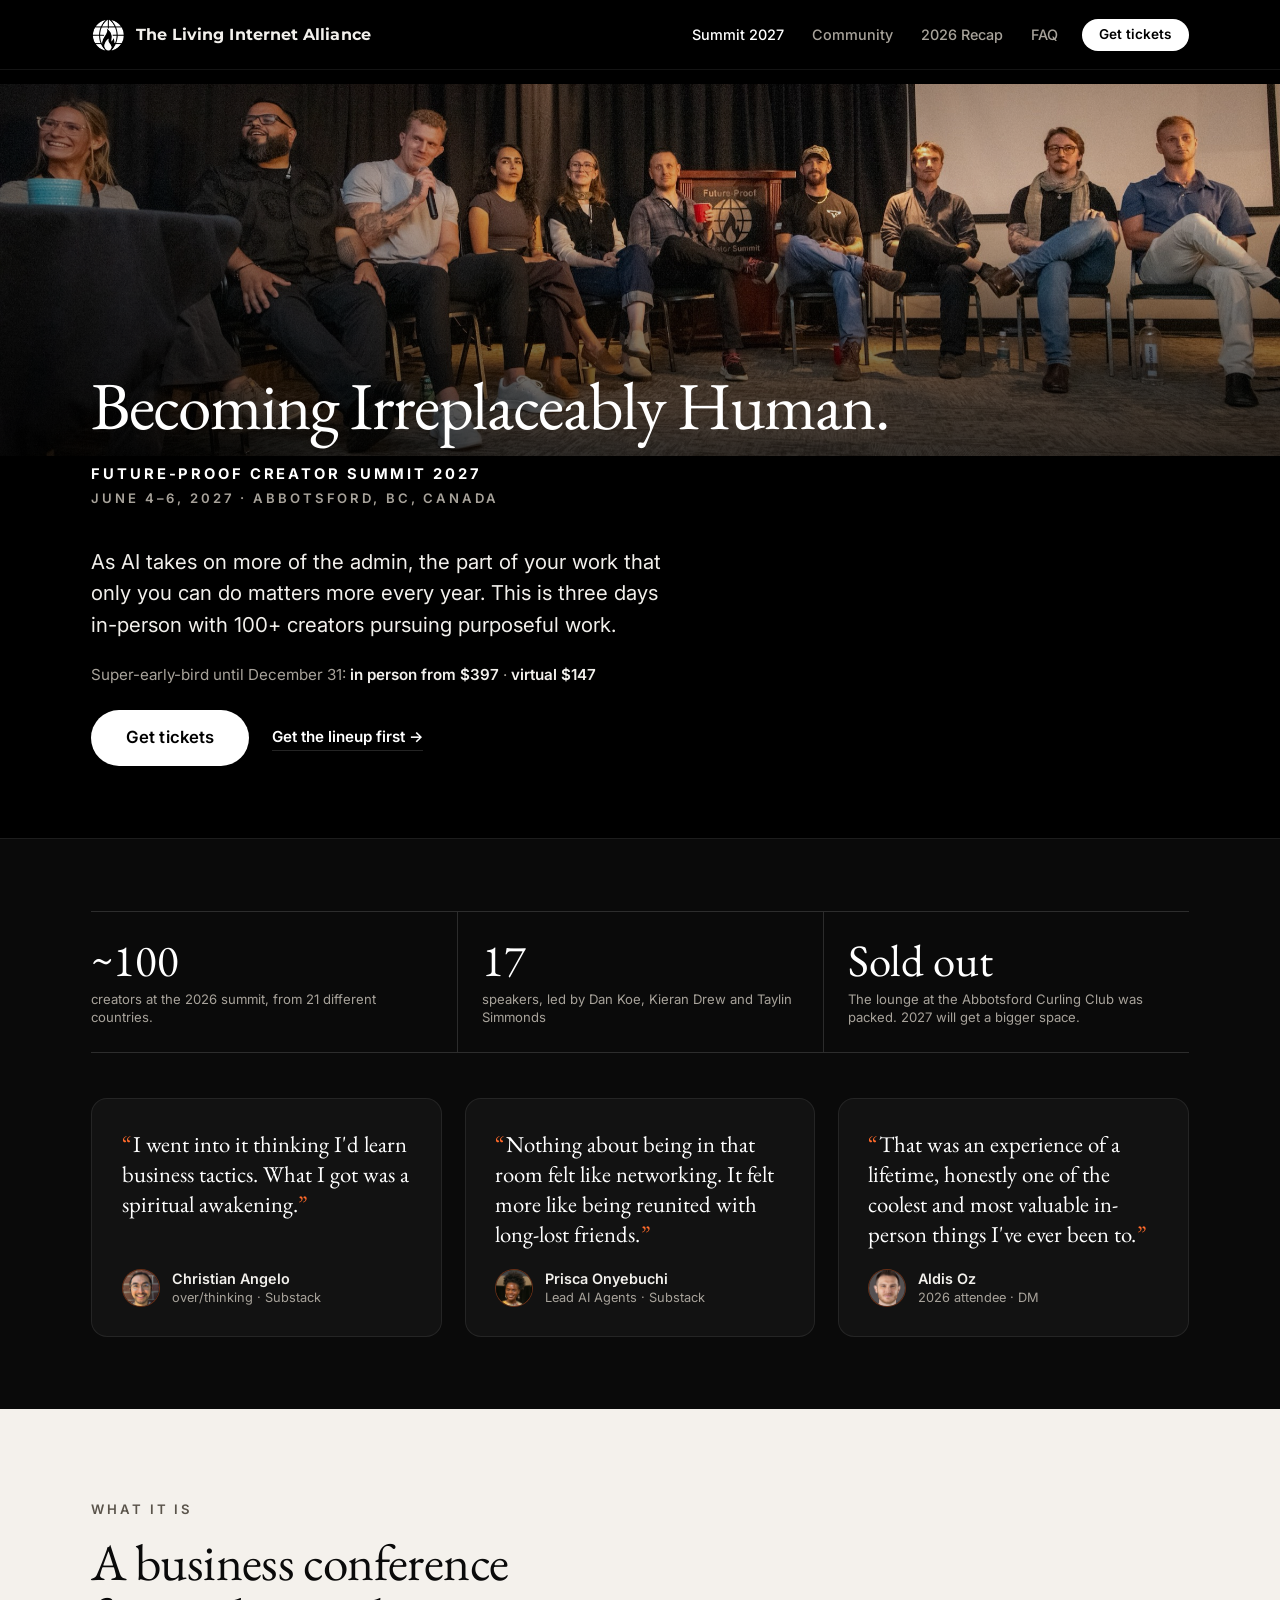
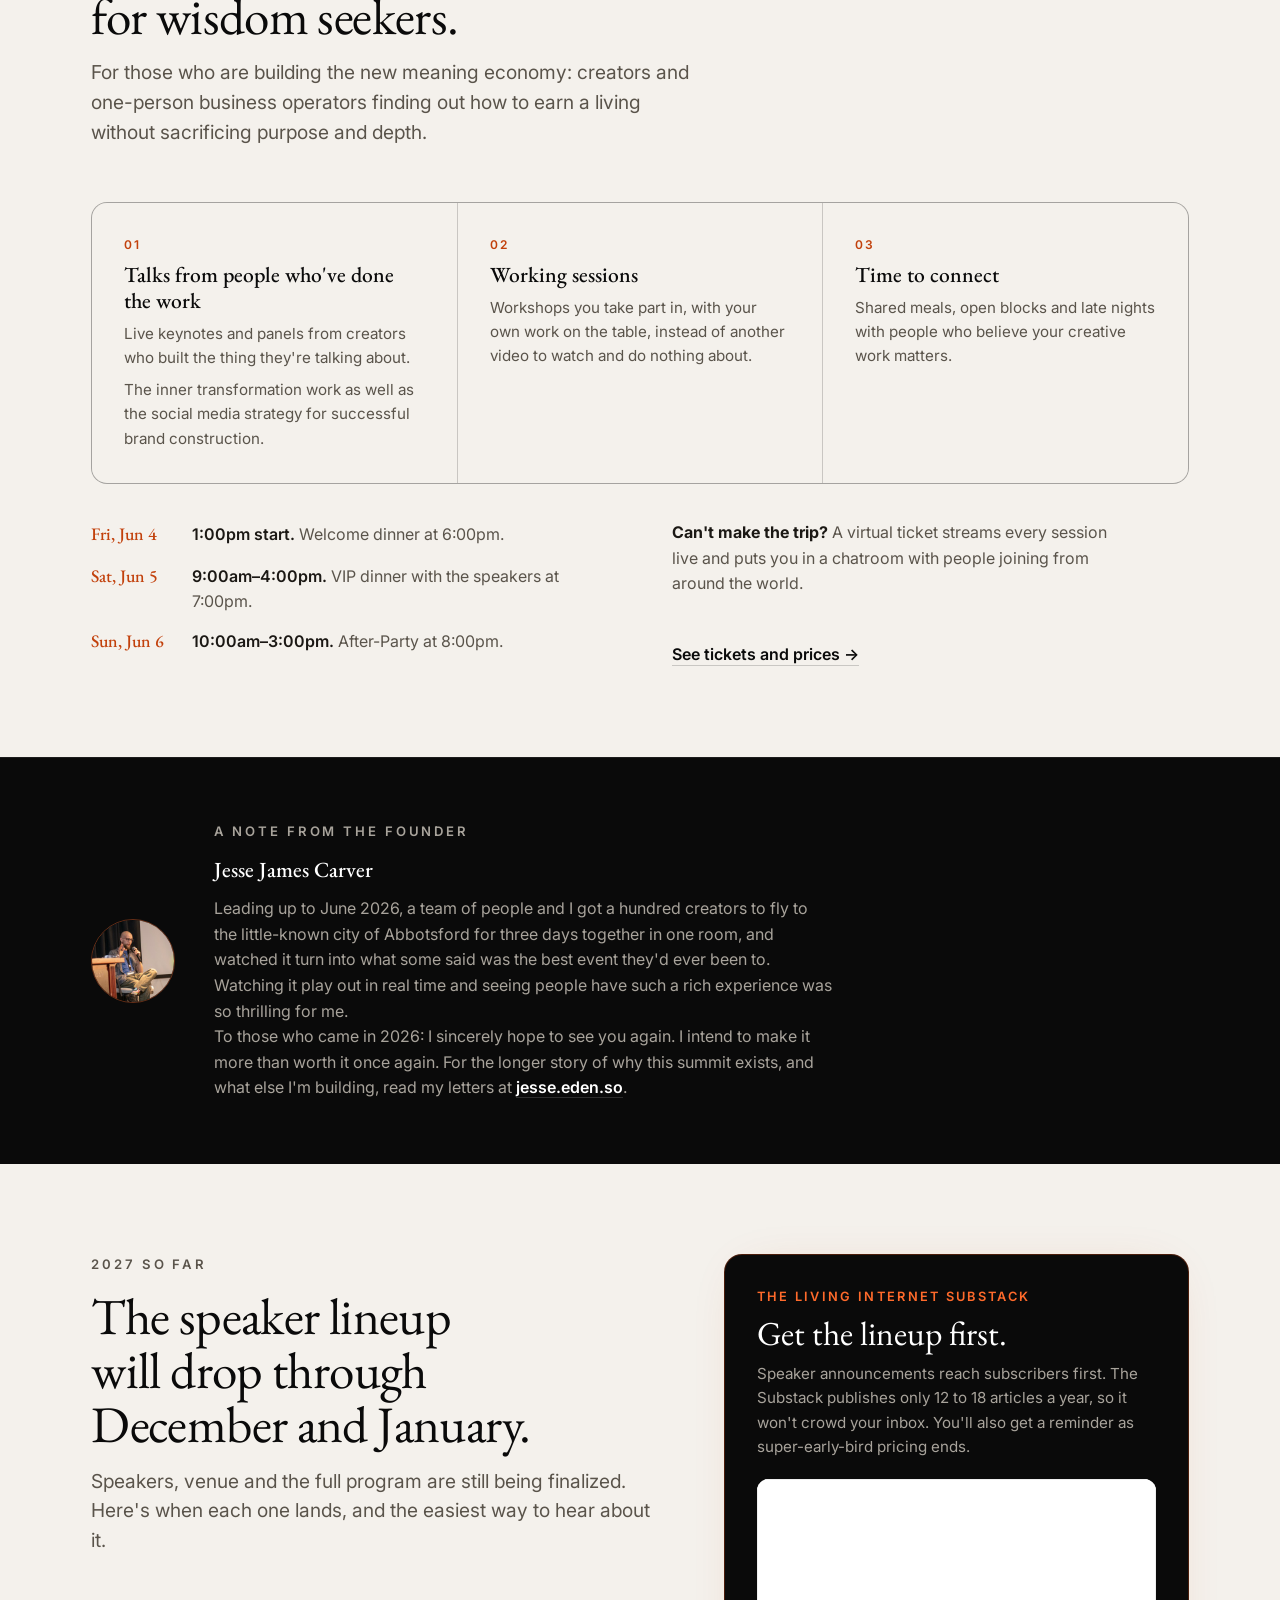
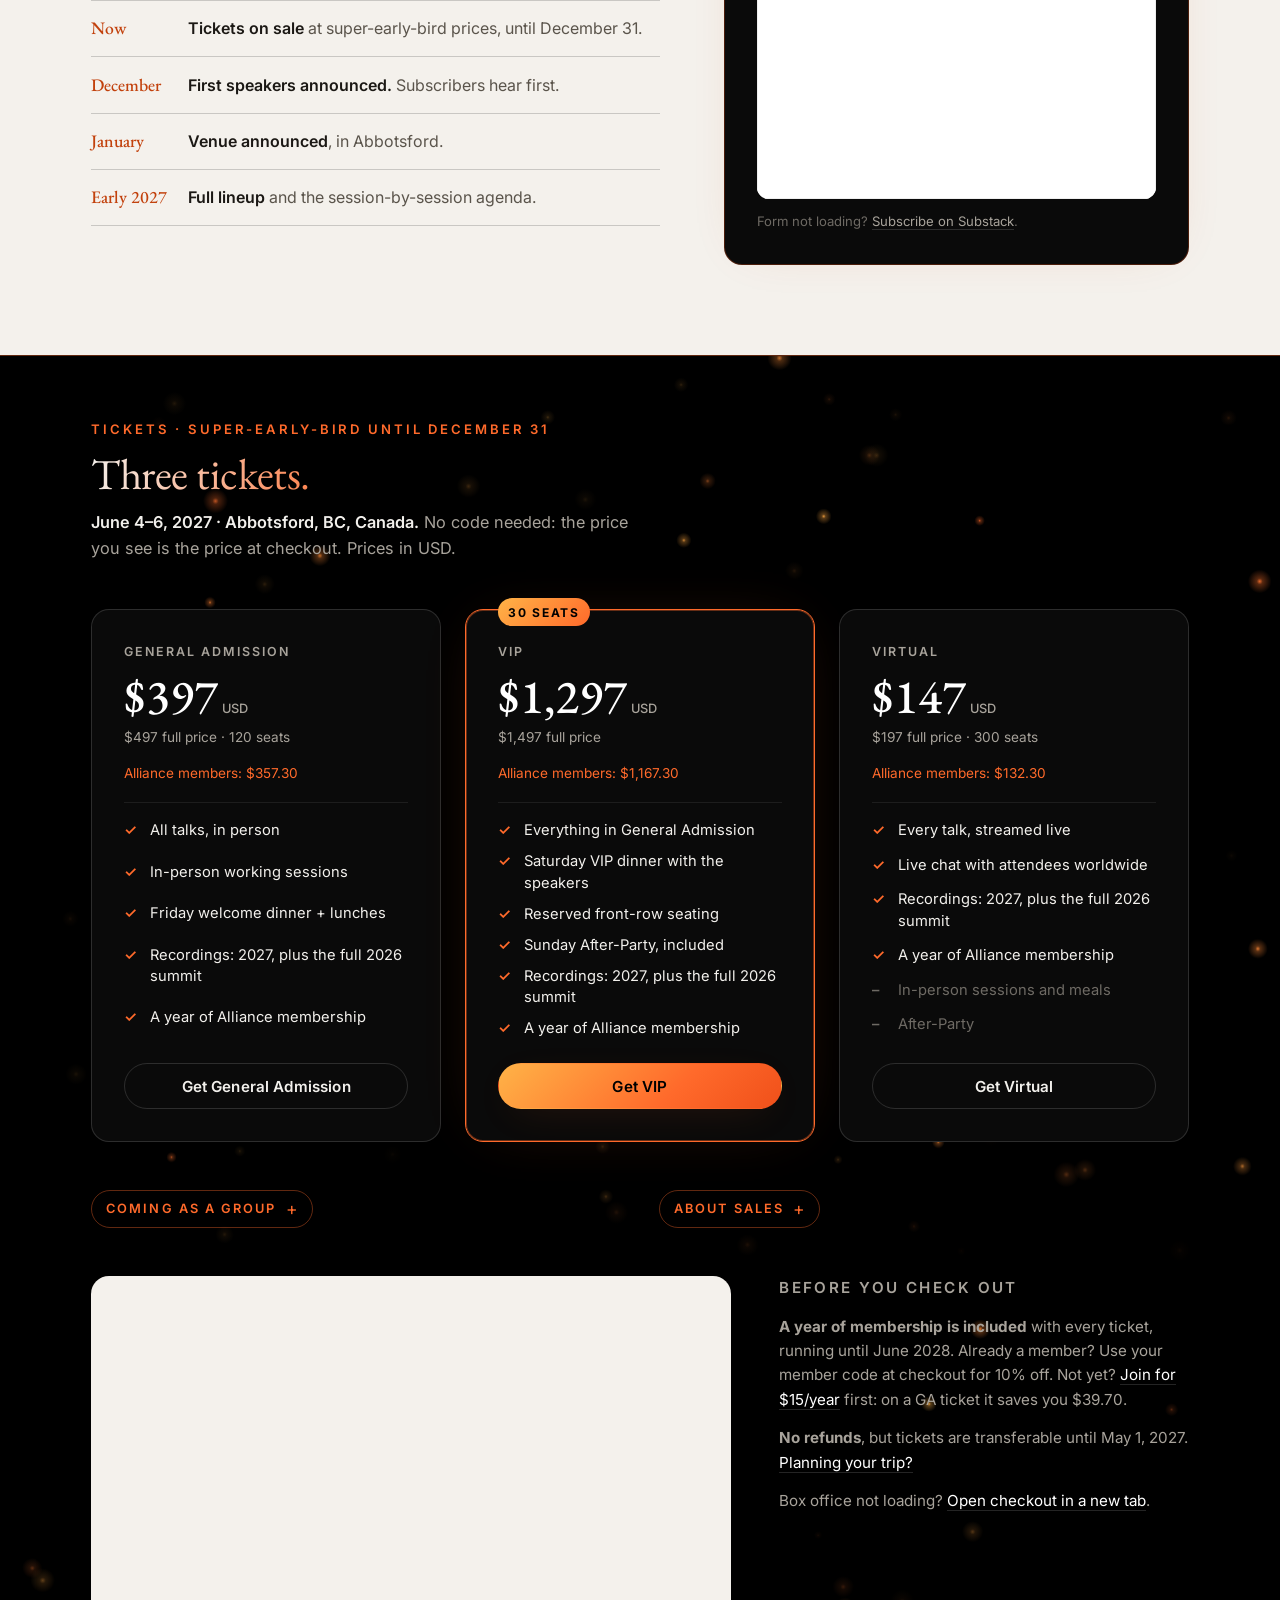
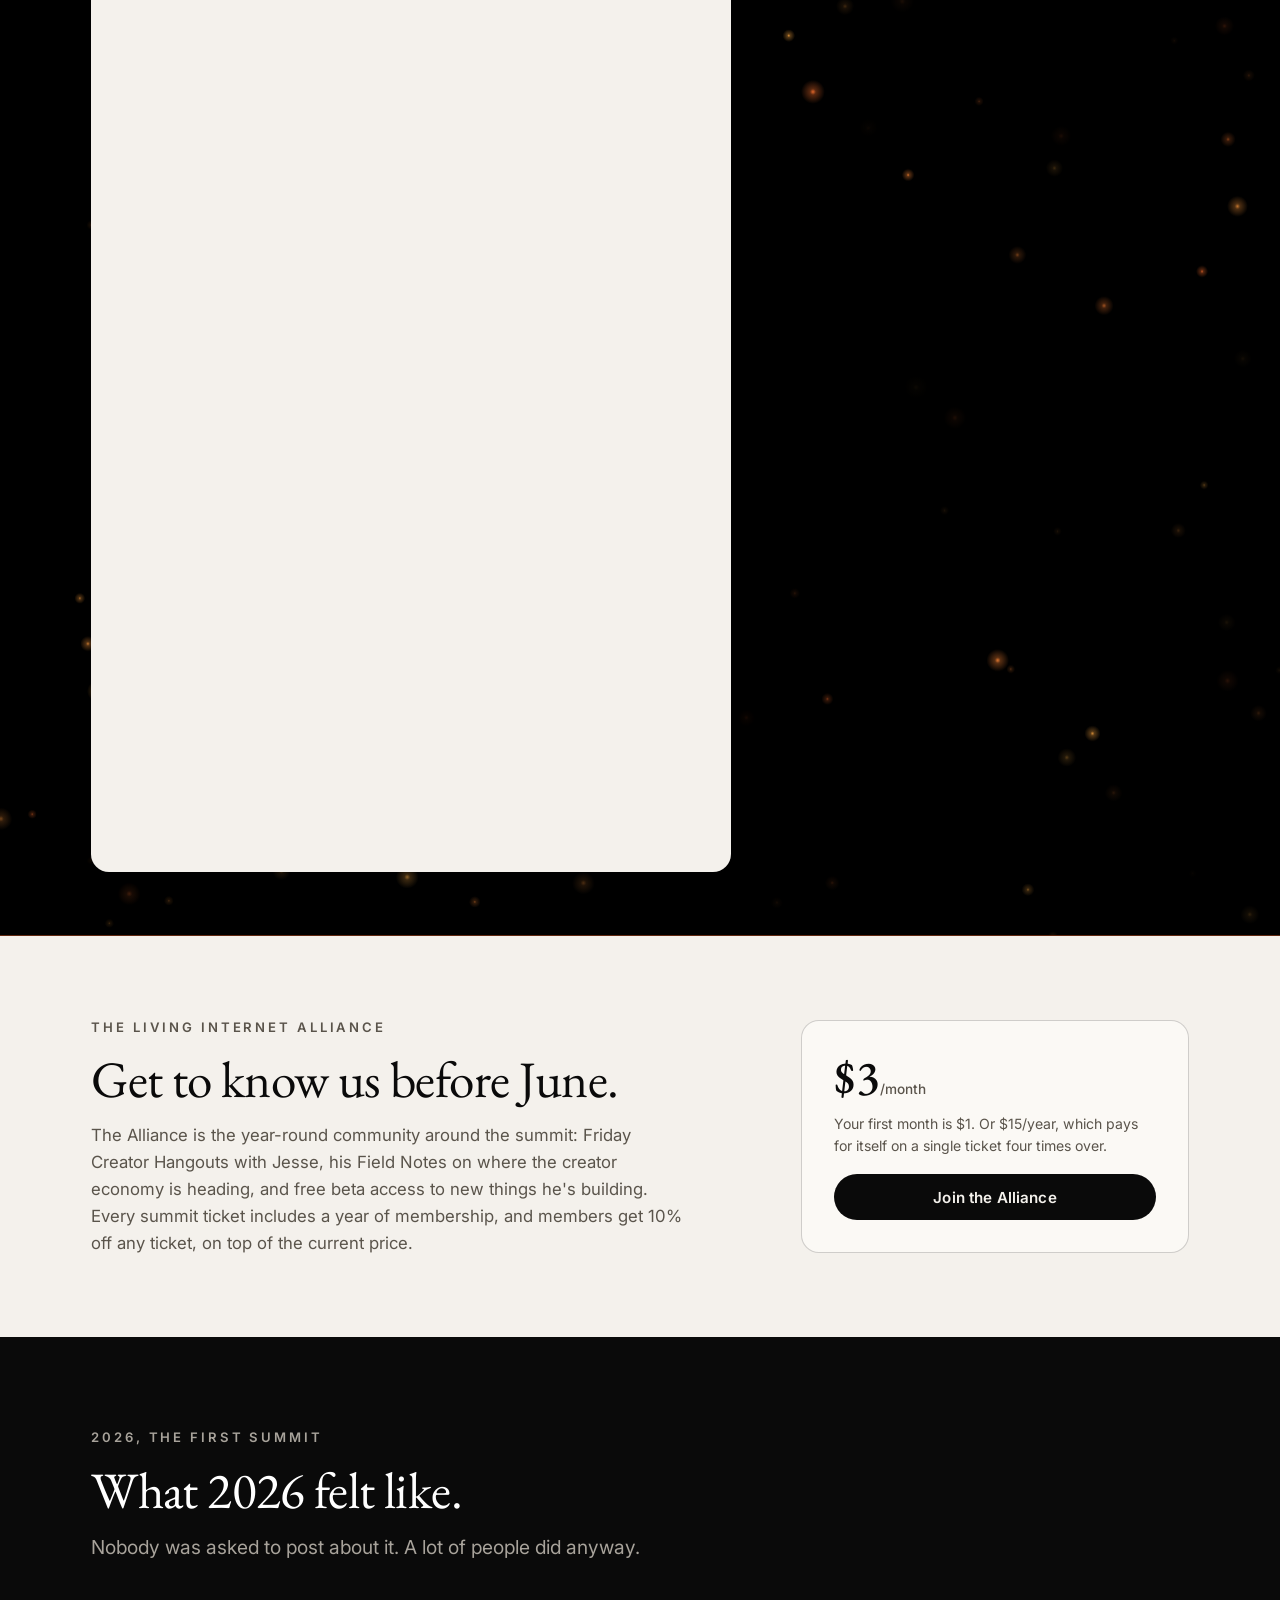
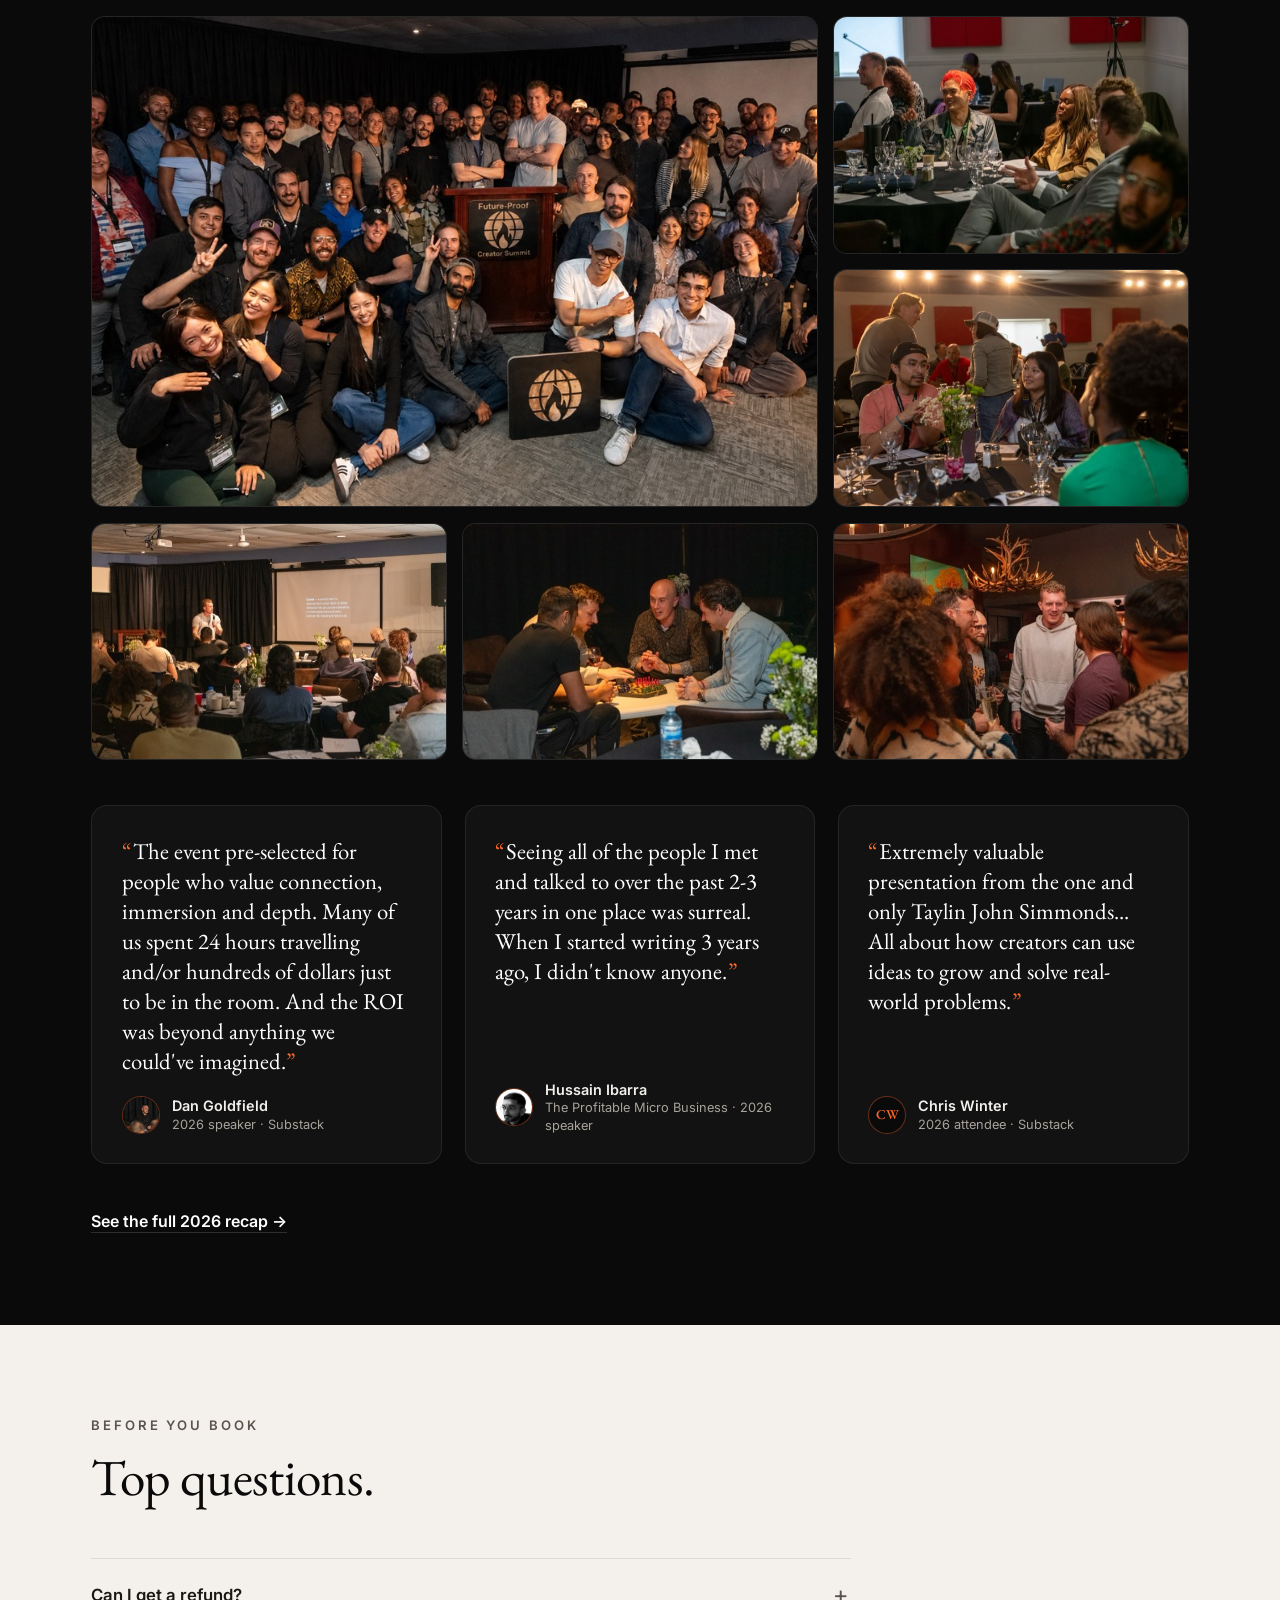
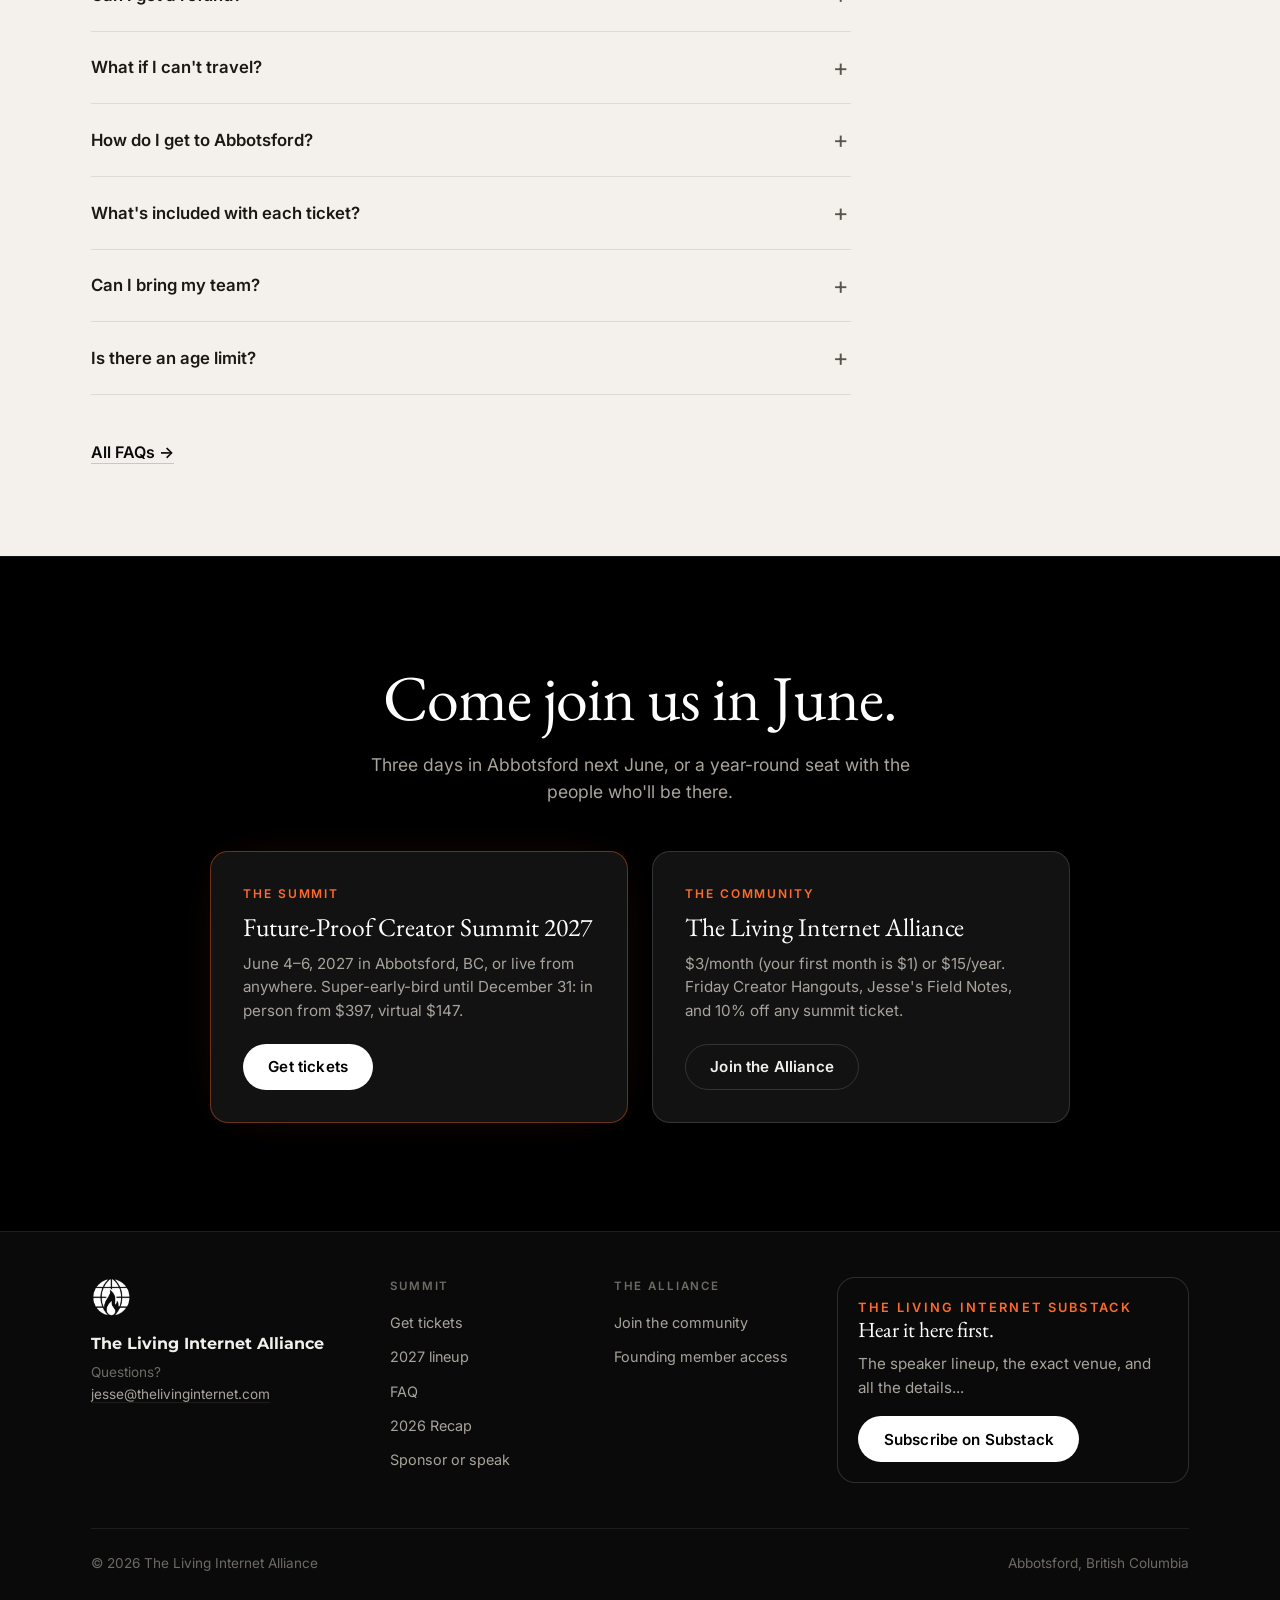
<file: index.html>
<!DOCTYPE html>
<html lang="en">
<head>
  <meta charset="UTF-8" />
  <meta name="viewport" content="width=device-width, initial-scale=1.0" />
  <title>Future-Proof Creator Summit 2027 · Becoming Irreplaceably Human</title>
  <meta name="description" content="Becoming Irreplaceably Human. Three days of talks, working sessions and time with a hundred creators. Abbotsford, BC, June 4-6, 2027. Super-early-bird tickets from $397, virtual $147, until December 31." />
  <link rel="canonical" href="https://www.thelivinginternet.com/" />

  <!-- Open Graph -->
  <meta property="og:title" content="Future-Proof Creator Summit 2027 · Becoming Irreplaceably Human" />
  <meta property="og:description" content="Becoming Irreplaceably Human. Three days of talks, working sessions and time with a hundred creators. Abbotsford, BC, June 4-6, 2027. Super-early-bird tickets from $397, virtual $147, until December 31." />
  <meta property="og:type" content="website" />
  <meta property="og:url" content="https://www.thelivinginternet.com/" />
  <meta property="og:image" content="https://www.thelivinginternet.com/assets/images/summit-photos/img1-new.jpg" />
  <meta name="twitter:card" content="summary_large_image" />

  <link rel="icon" type="image/png" href="/assets/images/graphics/logo-white.png" />

  <!-- Super-early-bird ends Dec 31, 2026, 11:59pm Pacific (the switch runs at midnight Pacific, Jan 1, 2027). From then on, every
       .when-early element hides and every .when-eb (early-bird) element shows. From midnight
       Pacific, Feb 16, 2027, every .when-full element shows instead (styles.css). -->
  <script>(function(){var t=Date.now(),h=document.documentElement;if(t>=Date.parse('2027-02-16T00:00:00-08:00'))h.classList.add('is-full-price');else if(t>=Date.parse('2027-01-01T00:00:00-08:00'))h.classList.add('is-early-bird');})();</script>

  <!-- Fonts: EB Garamond (display) + Inter (body) + Montserrat (wordmark) -->
  <link rel="preconnect" href="https://fonts.googleapis.com" />
  <link rel="preconnect" href="https://fonts.gstatic.com" crossorigin />
  <link href="https://fonts.googleapis.com/css2?family=EB+Garamond:ital,wght@0,400;0,500;0,600;1,400&family=Inter:wght@400;500;600;700&family=Montserrat:wght@600;700&display=swap" rel="stylesheet" />

  <link rel="stylesheet" href="/styles.css" />
  <link rel="preload" as="image" href="/assets/images/summit-photos/img1-new.jpg" media="(min-width: 861px)" fetchpriority="high" />
  <link rel="preload" as="image" href="/assets/images/summit-photos/img1-mobile.jpg" media="(max-width: 860px)" fetchpriority="high" />
  <script type="application/ld+json">
  {
    "@context": "https://schema.org",
    "@type": "Event",
    "name": "Future-Proof Creator Summit 2027",
    "startDate": "2027-06-04",
    "endDate": "2027-06-06",
    "eventAttendanceMode": "https://schema.org/MixedEventAttendanceMode",
    "eventStatus": "https://schema.org/EventScheduled",
    "location": {
      "@type": "Place",
      "name": "Venue announced January 2027",
      "address": {"@type": "PostalAddress", "addressLocality": "Abbotsford", "addressRegion": "BC", "addressCountry": "CA"}
    },
    "description": "Three days of talks, working sessions and time with creators. June 4-6, 2027, Abbotsford, BC.",
    "organizer": {"@type": "Organization", "name": "The Living Internet Alliance", "url": "https://www.thelivinginternet.com"},
    "offers": [
      {"@type": "Offer", "name": "General Admission", "price": "397", "priceCurrency": "USD", "availability": "https://schema.org/InStock", "url": "https://www.thelivinginternet.com/#tickets"},
      {"@type": "Offer", "name": "VIP", "price": "1297", "priceCurrency": "USD", "availability": "https://schema.org/InStock", "url": "https://www.thelivinginternet.com/#tickets"},
      {"@type": "Offer", "name": "Virtual", "price": "147", "priceCurrency": "USD", "availability": "https://schema.org/InStock", "url": "https://www.thelivinginternet.com/#tickets"}
    ]
  }
  </script>
</head>
<body>
  <a class="skip-link" href="#main">Skip to content</a>

  <!-- ===================== NAV (shared) ===================== -->
  <header class="nav" id="top">
    <div class="nav__inner">
      <a class="nav__brand" href="/" aria-label="The Living Internet Alliance, home">
        <img src="/assets/images/graphics/logo-white-128.png" alt="The Living Internet Alliance logo" class="nav__logo" width="128" height="128" />
        <span class="nav__wordmark">The Living Internet Alliance</span>
      </a>
      <nav class="nav__links" id="navLinks" aria-label="Primary">
        <a href="/" aria-current="page">Summit 2027</a>
        <a href="/community/">Community</a>
        <a href="/2026/">2026 Recap</a>
        <a href="/faq/">FAQ</a>
      </nav>
      <a href="/#tickets" class="btn btn--solid nav__cta">Get tickets</a>
      <button type="button" class="nav__toggle" aria-controls="navLinks" aria-expanded="false" aria-label="Open menu"><span class="nav__toggle-bars"></span></button>
    </div>
  </header>

  <!-- ===================== 1 · HERO ===================== -->
  <section class="hero" aria-labelledby="hero-title">
    <div class="hero__media" role="img" aria-label="Panel of speakers answering questions from the audience at the 2026 Future-Proof Creator Summit"></div>
    <div class="hero__scrim"></div>

    <div class="hero__content">
      <div class="hero__overlay">
        <h1 class="hero__title" id="hero-title">Becoming Irreplaceably Human.</h1>
        <p class="eyebrow hero__eyebrow">
          <span class="hero__eyebrow-title">Future-Proof Creator Summit 2027</span><br />
          June 4&ndash;6, 2027 &middot; Abbotsford, BC, Canada
        </p>
      </div>

      <p class="hero__sub">
        As AI takes on more of the admin, the part of your work that only you can do matters more
        every year. This is three days in-person with 100+ creators pursuing purposeful work.
      </p>

      <p class="hero__price when-early">Super-early-bird until December 31: <strong>in person from $397</strong> &middot; <strong>virtual $147</strong></p>
      <p class="hero__price when-eb">Early-bird until February 15: <strong>in person from $447.30</strong> &middot; <strong>virtual $177.30</strong></p>
      <p class="hero__price when-full">Tickets: <strong>in person from $497</strong> &middot; <strong>virtual $197</strong></p>

      <div class="hero__actions">
        <a href="#tickets" class="btn btn--solid btn--lg">Get tickets</a>
        <a href="#lineup" class="textlink">Get the lineup first</a>
      </div>
    </div>

  </section>

  <main id="main" tabindex="-1">
  <!-- ===================== 2 · PROOF STRIP ===================== -->
  <section class="proof-strip" id="proof-strip" aria-label="The 2026 summit in numbers and words">
    <div class="section__inner">
      <ul class="stats">
        <li class="stat"><span class="stat__num">~100</span><span class="stat__label">creators at the 2026 summit, from 21 different countries.</span></li>
        <li class="stat"><span class="stat__num">17</span><span class="stat__label">speakers, led by Dan Koe, Kieran Drew and Taylin Simmonds</span></li>
        <li class="stat"><span class="stat__num">Sold out</span><span class="stat__label">The lounge at the Abbotsford Curling Club was packed. 2027 will get a bigger space.</span></li>
      </ul>
      <div class="quotes">
        <figure class="quote">
          <blockquote class="quote__text">I went into it thinking I'd learn business tactics. What I got was a spiritual awakening.</blockquote>
          <figcaption class="quote__who">
            <span class="quote__avatar" aria-hidden="true"><img src="/assets/images/testimonials/christian-avatar.jpg" alt="Christian Angelo, 2026 summit attendee" loading="lazy" decoding="async" width="160" height="160" /></span>
            <span><span class="quote__name">Christian Angelo</span><span class="quote__meta">over/thinking &middot; Substack</span></span>
          </figcaption>
        </figure>
        <figure class="quote">
          <blockquote class="quote__text">Nothing about being in that room felt like networking. It felt more like being reunited with long-lost friends.</blockquote>
          <figcaption class="quote__who">
            <span class="quote__avatar" aria-hidden="true"><img src="/assets/images/testimonials/prisca-avatar.jpg" alt="Prisca Onyebuchi, 2026 summit attendee" loading="lazy" decoding="async" width="160" height="160" /></span>
            <span><span class="quote__name">Prisca Onyebuchi</span><span class="quote__meta">Lead AI Agents &middot; Substack</span></span>
          </figcaption>
        </figure>
        <figure class="quote">
          <blockquote class="quote__text">That was an experience of a lifetime, honestly one of the coolest and most valuable in-person things I've ever been to.</blockquote>
          <figcaption class="quote__who">
            <span class="quote__avatar" aria-hidden="true"><img src="/assets/images/testimonials/aldis-avatar.jpg" alt="Aldis Oz, 2026 summit attendee" loading="lazy" decoding="async" width="160" height="160" /></span>
            <span><span class="quote__name">Aldis Oz</span><span class="quote__meta">2026 attendee &middot; DM</span></span>
          </figcaption>
        </figure>
      </div>
    </div>
  </section>

  <!-- ===================== 3 · WHAT IT IS ===================== -->
  <section id="about" class="section theme-bone" aria-labelledby="about-title">
    <div class="section__inner">
      <header class="section-head">
        <p class="eyebrow">What it is</p>
        <h2 class="section-title" id="about-title">A business conference for wisdom seekers.</h2>
        <p class="section-intro">
          For those who are building the new meaning economy: creators and one-person
          business operators finding out how to earn a living without sacrificing purpose and depth.
        </p>
      </header>

      <ul class="formats">
        <li class="format">
          <p class="format__num">01</p>
          <p class="format__title">Talks from people who've done the work</p>
          <p class="format__desc">Live keynotes and panels from creators who built the thing they're talking about.</p>
          <p class="format__desc">The inner transformation work as well as the social media strategy for successful brand construction.</p>
        </li>
        <li class="format">
          <p class="format__num">02</p>
          <p class="format__title">Working sessions</p>
          <p class="format__desc">Workshops you take part in, with your own work on the table, instead of another video to watch and do nothing about.</p>
        </li>
        <li class="format">
          <p class="format__num">03</p>
          <p class="format__title">Time to connect</p>
          <p class="format__desc">Shared meals, open blocks and late nights with people who believe your creative work matters.</p>
        </li>
      </ul>

      <div class="about__cols">
        <ul class="schedule" aria-label="2027 schedule">
          <li class="schedule__day">
            <span class="schedule__date">Fri, Jun 4</span>
            <span class="schedule__desc"><strong>1:00pm start.</strong> Welcome dinner at 6:00pm.</span>
          </li>
          <li class="schedule__day">
            <span class="schedule__date">Sat, Jun 5</span>
            <span class="schedule__desc"><strong>9:00am&ndash;4:00pm.</strong> VIP dinner with the speakers at 7:00pm.</span>
          </li>
          <li class="schedule__day">
            <span class="schedule__date">Sun, Jun 6</span>
            <span class="schedule__desc"><strong>10:00am&ndash;3:00pm.</strong> After-Party at 8:00pm.</span>
          </li>
        </ul>
        <div>
          <p class="about__virtual">
            <strong>Can't make the trip?</strong> A virtual ticket streams every session live and
            puts you in a chatroom with people joining from around the world.
          </p>
          <p class="section-foot"><a href="#tickets" class="textlink">See tickets and prices</a></p>
        </div>
      </div>
    </div>
  </section>

  <!-- ===================== 4 · A NOTE FROM JESSE ===================== -->
  <section id="founder" class="founder founder--dark" aria-labelledby="founder-title">
    <div class="founder__inner">
      <div class="founder__avatar">
        <img src="/assets/images/speakers/jesse-james-carver-web.jpg" alt="Jesse James Carver" loading="lazy" decoding="async" width="240" height="240" />
      </div>
      <div class="founder__text">
        <p class="eyebrow">A note from the founder</p>
        <p class="founder__name" id="founder-title">Jesse James Carver</p>
        <p class="founder__body">
          Leading up to June 2026, a team of people and I got a hundred creators to fly to the
          little-known city of Abbotsford for three days together in one room, and watched it turn
          into what some said was the best event they'd ever been to. Watching it play out in real
          time and seeing people have such a rich experience was so thrilling for me.
          <br>To those who came
          in 2026: I sincerely hope to see you again. I intend to make it more than worth
          it once again. For the longer story of why this summit exists, and what else I'm building,
          read my letters at <a href="https://jesse.eden.so" target="_blank" rel="noopener">jesse.eden.so</a>.
        </p>
      </div>
    </div>
  </section>

  <!-- ===================== 5 · 2027 SO FAR ===================== -->
  <!-- Fill-in plan (siteplan.md): December, add 3 to 5 speaker cards under
       "First speakers confirmed" plus one "More in early 2027" card. January,
       name the venue. Early 2027, full lineup and session-level agenda. -->
  <section id="lineup" class="section theme-bone" aria-labelledby="lineup-title">
    <div class="section__inner">
      <div class="lineup">
        <div class="lineup__main">
          <header class="section-head">
            <p class="eyebrow">2027 so far</p>
            <h2 class="section-title" id="lineup-title">The speaker lineup will drop through December and January.</h2>
            <p class="section-intro">
              Speakers, venue and the full program are still being finalized. Here's when each one
              lands, and the easiest way to hear about it.
            </p>
          </header>
          <ul class="milestones" aria-label="Announcement timeline">
            <li class="milestone"><span class="milestone__when">Now</span><span class="milestone__what"><strong>Tickets on sale</strong> <span class="when-early">at super-early-bird prices, until December 31.</span><span class="when-eb">at early-bird prices, until February 15.</span><span class="when-full">at full price.</span></span></li>
            <li class="milestone"><span class="milestone__when">December</span><span class="milestone__what"><strong>First speakers announced.</strong> Subscribers hear first.</span></li>
            <li class="milestone"><span class="milestone__when">January</span><span class="milestone__what"><strong>Venue announced</strong>, in Abbotsford.</span></li>
            <li class="milestone"><span class="milestone__when">Early 2027</span><span class="milestone__what"><strong>Full lineup</strong> and the session-by-session agenda.</span></li>
          </ul>
        </div>

        <div class="signup ">
          <p class="signup__eyebrow">The Living Internet Substack</p>
          <p class="signup__title">Get the lineup first.</p>
          <p class="signup__body">Speaker announcements reach subscribers first. The Substack publishes only 12 to 18 articles a year, so it won't crowd your inbox.<span class="when-early"> You'll also get a reminder as super-early-bird pricing ends.</span><span class="when-eb"> You'll also get a reminder as early-bird pricing ends.</span></p>
          <div class="signup__frame">
            <iframe src="https://livinginternet.substack.com/embed" title="Subscribe to The Living Internet Substack" loading="lazy" width="480" height="320" style="border: 1px solid #EEE; background: white" frameborder="0" scrolling="no"></iframe>
          </div>
          <p class="signup__fallback">Form not loading? <a href="https://livinginternet.substack.com/subscribe" target="_blank" rel="noopener">Subscribe on Substack</a>.</p>
        </div>
      </div>
    </div>
  </section>

  <!-- ===================== 6 · TICKETS ===================== -->
  <section id="tickets" class="member-band member-band--tickets" aria-labelledby="tickets-title">
    <canvas class="embers-canvas" aria-hidden="true"></canvas>
    <div class="member-band__inner">
      <div class="member-band__text">
        <p class="eyebrow member-band__eyebrow"><span class="when-early">Tickets &middot; Super-early-bird until December 31</span><span class="when-eb">Tickets &middot; Early-bird until February 15</span><span class="when-full">Tickets</span></p>
        <h2 class="member-band__title" id="tickets-title">Three tickets.</h2>
        <p class="member-band__body">
          <strong>June 4&ndash;6, 2027 &middot; Abbotsford, BC, Canada.</strong> No code needed: the
          price you see is the price at checkout. Prices in USD.
        </p>
      </div>

      <div class="tiers">
        <article class="tier">
          <p class="tier__name">General Admission</p>
          <p class="tier__price"><span class="when-early">$397</span><span class="when-eb">$447.30</span><span class="when-full">$497</span><small>USD</small></p>
          <p class="tier__later"><span class="when-early">$497 full price &middot; 120 seats</span><span class="when-eb">$497 from February 16 &middot; 120 seats</span><span class="when-full">120 seats</span></p>
          <p class="tier__member">Alliance members: <span class="when-early">$357.30</span><span class="when-eb">$402.57</span><span class="when-full">$447.30</span></p>
          <ul class="tier__list">
            <li class="yes">All talks, in person</li>
            <li class="yes">In-person working sessions</li>
            <li class="yes">Friday welcome dinner + lunches</li>
            <li class="yes">Recordings: 2027, plus the full 2026 summit</li>
            <li class="yes">A year of Alliance membership</li>
          </ul>
          <a href="#checkout" class="btn btn--ember">Get General Admission</a>
        </article>

        <article class="tier tier--featured">
          <p class="tier__flag">30 seats</p>
          <p class="tier__name">VIP</p>
          <p class="tier__price"><span class="when-early">$1,297</span><span class="when-eb">$1,347.30</span><span class="when-full">$1,497</span><small>USD</small></p>
          <p class="tier__later"><span class="when-early">$1,497 full price</span><span class="when-eb">$1,497 from February 16</span><span class="when-full">Only 30 seats</span></p>
          <p class="tier__member">Alliance members: <span class="when-early">$1,167.30</span><span class="when-eb">$1,212.57</span><span class="when-full">$1,347.30</span></p>
          <ul class="tier__list">
            <li class="yes">Everything in General Admission</li>
            <li class="yes">Saturday VIP dinner with the speakers</li>
            <li class="yes">Reserved front-row seating</li>
            <li class="yes">Sunday After-Party, included</li>
            <li class="yes">Recordings: 2027, plus the full 2026 summit</li>
            <li class="yes">A year of Alliance membership</li>
          </ul>
          <a href="#checkout" class="btn btn--ember">Get VIP</a>
        </article>

        <article class="tier">
          <p class="tier__name">Virtual</p>
          <p class="tier__price"><span class="when-early">$147</span><span class="when-eb">$177.30</span><span class="when-full">$197</span><small>USD</small></p>
          <p class="tier__later"><span class="when-early">$197 full price &middot; 300 seats</span><span class="when-eb">$197 from February 16 &middot; 300 seats</span><span class="when-full">300 seats</span></p>
          <p class="tier__member">Alliance members: <span class="when-early">$132.30</span><span class="when-eb">$159.57</span><span class="when-full">$177.30</span></p>
          <ul class="tier__list">
            <li class="yes">Every talk, streamed live</li>
            <li class="yes">Live chat with attendees worldwide</li>
            <li class="yes">Recordings: 2027, plus the full 2026 summit</li>
            <li class="yes">A year of Alliance membership</li>
            <li class="no">In-person sessions and meals</li>
            <li class="no">After-Party</li>
          </ul>
          <a href="#checkout" class="btn btn--ember">Get Virtual</a>
        </article>
      </div>
      <p class="tiers__hint" aria-hidden="true">Swipe for VIP and Virtual &rarr;</p>

      <div class="tickets__notes">
        <details class="tickets__note">
          <summary class="tickets__note-title">Coming as a group</summary>
          <p><strong>GA 3-Pack <span class="when-early">$997</span><span class="when-eb">$1,167.30</span><span class="when-full">$1,297</span></strong><span class="when-early"> (then $1,167.30)</span><span class="when-eb"> (then $1,297)</span> &middot;
             <strong>VIP 3-Pack <span class="when-early">$3,397</span><span class="when-eb">$3,600</span><span class="when-full">$4,000</span></strong><span class="when-early"> (then $3,600)</span><span class="when-eb"> (then $4,000)</span>, After-Party included.
             Ten GA packs and three VIP packs. Send all three names and emails to
             <a href="mailto:jesse@thelivinginternet.com">jesse@thelivinginternet.com</a> by May 1, 2027.
             Each person gets their own year of Alliance membership, and the member 10% applies to packs too.</p>
        </details>
        <details class="tickets__note">
          <summary class="tickets__note-title">About sales</summary>
          <p class="when-early">There won't be Black Friday or holiday sales. Tickets stay at the super-early-bird
             price until December 31, and this is the lowest they'll be. Full price is $497, $1,497 and $197, and early-bird pricing will be
             announced in January. Alliance members get 10% off any ticket, and will likely get
             windows in 2027 when early-bird prices return.</p>
          <p class="when-eb">There won't be Black Friday or holiday sales. Early-bird prices of $447.30, $1,347.30 and $177.30
             run until February 15. From February 16, prices go to $497, $1,497 and $197. Alliance members
             get 10% off any ticket.</p>
          <p class="when-full">Early-bird ended on February 15. Alliance members still get 10% off any
             ticket, and will likely get windows during 2027 when early-bird prices return.</p>
        </details>
      </div>

      <div class="checkout" id="checkout">
        <div class="ticket-embed" id="ticketEmbed">
          <iframe src="https://tickets.thelivinginternet.com/checkout/view-event/id/8531085/chk/ede5cd54da2d77b5125283f28206d958/?modal_widget=true&amp;widget=true" title="Buy Future-Proof Creator Summit 2027 tickets" loading="lazy"></iframe>
        </div>
        <div class="checkout__aside">
          <p class="tickets__note-title">Before you check out</p>
          <p><strong>A year of membership is included</strong> with every ticket, running until June 2028.
             Already a member? Use your member code at checkout for 10% off. Not yet?
             <a href="/community/">Join for $15/year</a> first: on a GA ticket it saves you
             <span class="when-early">$39.70</span><span class="when-eb">$44.73</span><span class="when-full">$49.70</span>.</p>
          <p><strong>No refunds</strong>, but tickets are transferable until May 1, 2027.
             <a href="/faq/#getting-here">Planning your trip?</a></p>
          <p class="ticket-embed__fallback">Box office not loading? <a href="https://tickets.thelivinginternet.com/checkout/view-event/id/8531085/chk/ede5cd54da2d77b5125283f28206d958/?modal_widget=true&amp;widget=true" target="_blank" rel="noopener">Open checkout in a new tab</a>.</p>
        </div>
      </div>
    </div>
  </section>

  <!-- ===================== 7 · THE ALLIANCE ===================== -->
  <section id="alliance" class="alliance-band theme-bone" aria-labelledby="alliance-title">
    <div class="alliance-band__inner">
      <div class="alliance-band__text">
        <p class="eyebrow">The Living Internet Alliance</p>
        <h2 class="section-title" id="alliance-title">Get to know us before June.</h2>
        <p class="alliance-band__body">
          The Alliance is the year-round community around the summit: Friday Creator Hangouts with
          Jesse, his Field Notes on where the creator economy is heading, and free beta access to
          new things he's building. Every summit ticket includes a year of membership, and members get 10% off any ticket, on top of the current price.
        </p>
      </div>
      <div class="alliance-band__card">
        <p class="price-big">$3<small>/month</small></p>
        <p class="price-note">Your first month is $1. Or $15/year, which pays for itself on a single
          ticket four times over.</p>
        <a href="/community/" class="btn btn--ink">Join the Alliance</a>
      </div>
    </div>
  </section>

  <!-- ===================== 8 · WHAT 2026 FELT LIKE ===================== -->
  <!-- The 2026 highlight clip goes at the top of this section once it's edited. -->
  <section id="felt" class="section" aria-labelledby="felt-title">
    <div class="section__inner">
      <header class="section-head">
        <p class="eyebrow">2026, the first summit</p>
        <h2 class="section-title" id="felt-title">What 2026 felt like.</h2>
        <p class="section-intro">Nobody was asked to post about it. A lot of people did anyway.</p>
      </header>

      <div class="photo-grid">
        <button type="button" class="photo-grid__item photo-grid__item--wide" data-lightbox><img src="/assets/images/summit-photos/group-photo-web.jpg" alt="The full group of 2026 summit attendees gathered for a group photo" loading="lazy" decoding="async" width="1400" height="606" /></button>
        <button type="button" class="photo-grid__item" data-lightbox><img src="/assets/images/summit-photos/img24-thumb.jpg" data-full="/assets/images/summit-photos/img24-web.jpg" alt="Attendees laughing and contemplating during a talk at the Future Proof Creator Summit 2026" loading="lazy" decoding="async" width="1400" height="933" /></button>
        <button type="button" class="photo-grid__item" data-lightbox><img src="/assets/images/summit-photos/img25-thumb.jpg" data-full="/assets/images/summit-photos/img25-web.jpg" alt="Christian, Ashley, and Prisca deep in conversation at a roundtable during the Future Proof Creator Summit 2026" loading="lazy" decoding="async" width="1400" height="933" /></button>
        <button type="button" class="photo-grid__item" data-lightbox><img src="/assets/images/summit-photos/img30-thumb.jpg" data-full="/assets/images/summit-photos/img30-web.jpg" alt="Dan Koe addressing the audience during a workshop on meaningful work at the Future Proof Creator Summit 2026" loading="lazy" decoding="async" width="1400" height="933" /></button>
        <button type="button" class="photo-grid__item" data-lightbox><img src="/assets/images/summit-photos/img41-thumb.jpg" data-full="/assets/images/summit-photos/img41-web.jpg" alt="Attendees playing 4D chess late into the evening at the after-party of the Future Proof Creator Summit 2026" loading="lazy" decoding="async" width="1400" height="933" /></button>
        <button type="button" class="photo-grid__item" data-lightbox><img src="/assets/images/summit-photos/img4-thumb.jpg" data-full="/assets/images/summit-photos/img4-web.jpg" alt="Attendees talking with Dan Koe at the VIP Dinner" loading="lazy" decoding="async" width="1400" height="933" /></button>
      </div>

      <div class="quotes">
        <figure class="quote">
          <blockquote class="quote__text">The event pre-selected for people who value connection, immersion and depth. Many of us spent 24 hours travelling and/or hundreds of dollars just to be in the room. And the ROI was beyond anything we could've imagined.</blockquote>
          <figcaption class="quote__who">
            <span class="quote__avatar" aria-hidden="true"><img src="/assets/images/speakers/dan-goldfield-web.jpg" alt="Dan Goldfield, speaker at the 2026 summit" loading="lazy" decoding="async" width="240" height="240" /></span>
            <span><span class="quote__name">Dan Goldfield</span><span class="quote__meta">2026 speaker &middot; Substack</span></span>
          </figcaption>
        </figure>
        <figure class="quote">
          <blockquote class="quote__text">Seeing all of the people I met and talked to over the past 2-3 years in one place was surreal. When I started writing 3 years ago, I didn't know anyone.</blockquote>
          <figcaption class="quote__who">
            <span class="quote__avatar" aria-hidden="true"><img src="/assets/images/speakers/hussain-ibarra-web.jpg" alt="Hussain Ibarra, speaker at the 2026 summit" loading="lazy" decoding="async" width="240" height="240" /></span>
            <span><span class="quote__name">Hussain Ibarra</span><span class="quote__meta">The Profitable Micro Business &middot; 2026 speaker</span></span>
          </figcaption>
        </figure>
        <figure class="quote">
          <blockquote class="quote__text">Extremely valuable presentation from the one and only Taylin John Simmonds... All about how creators can use ideas to grow and solve real-world problems.</blockquote>
          <figcaption class="quote__who">
            <span class="quote__avatar" aria-hidden="true">CW</span>
            <span><span class="quote__name">Chris Winter</span><span class="quote__meta">2026 attendee &middot; Substack</span></span>
          </figcaption>
        </figure>
      </div>

      <p class="section-foot"><a href="/2026/" class="textlink">See the full 2026 recap</a></p>
    </div>
  </section>

  <!-- ===================== 9 · SPONSORS (later) =====================
       Slot reserved. Add once the Eden sponsorship agreement is set
       (logo, placement, credit wording). Don't ship it empty. -->

  <!-- ===================== 10 · TOP QUESTIONS ===================== -->
  <section id="questions" class="section theme-bone" aria-labelledby="questions-title">
    <div class="section__inner">
      <header class="section-head">
        <p class="eyebrow">Before you book</p>
        <h2 class="section-title" id="questions-title">Top questions.</h2>
      </header>
      <div class="faq__list faq__list--left">
        <details class="faq__item">
          <summary class="faq__q">Can I get a refund?</summary>
          <div class="faq__a"><p>No, all sales are final. Tickets are transferable until May 1, 2027, though: email
            <a href="mailto:jesse@thelivinginternet.com">jesse@thelivinginternet.com</a> with the new attendee's name and email.</p></div>
        </details>
        <details class="faq__item">
          <summary class="faq__q">What if I can't travel?</summary>
          <div class="faq__a"><p>Get a Virtual ticket (<span class="when-early">$147 until December 31</span><span class="when-eb">$177.30 until February 15</span><span class="when-full">$197</span>).
            Every talk streams live, there's a chatroom for virtual attendees, and the recordings are yours afterward, along with the 2026 summit recordings and a year of Alliance membership.</p></div>
        </details>
        <details class="faq__item">
          <summary class="faq__q">How do I get to Abbotsford?</summary>
          <div class="faq__a"><p>Abbotsford is the city in the country, about an hour east of Vancouver. Fly into Abbotsford
            International (YXX), or Vancouver International (YVR) for more routes. The venue is announced by January 2027.
            <a href="/faq/#getting-here">More on getting here</a>.</p></div>
        </details>
        <details class="faq__item">
          <summary class="faq__q">What's included with each ticket?</summary>
          <div class="faq__a"><p>General Admission and VIP include the Friday welcome dinner and lunches. VIP adds the Saturday
            dinner with the speakers, front-row seating and the Sunday After-Party (GA can add the After-Party for $77).
            All three tickets, Virtual included, come with the 2027 recordings, the full 2026 summit recordings, and a year of Alliance membership.</p></div>
        </details>
        <details class="faq__item">
          <summary class="faq__q">Can I bring my team?</summary>
          <div class="faq__a"><p>Yes. The GA 3-Pack is <span class="when-early">$997</span><span class="when-eb">$1,167.30</span><span class="when-full">$1,297</span>
            and the VIP 3-Pack is <span class="when-early">$3,397</span><span class="when-eb">$3,600</span><span class="when-full">$4,000</span>. Send all three names and
            emails to Jesse by May 1, 2027.</p></div>
        </details>
        <details class="faq__item">
          <summary class="faq__q">Is there an age limit?</summary>
          <div class="faq__a"><p>The summit is 19+ unless you're accompanied by a chaperone.</p></div>
        </details>
      </div>
      <p class="section-foot"><a href="/faq/" class="textlink">All FAQs</a></p>
    </div>
  </section>
  </main>

  <!-- ===================== TWO-OPTION CLOSE (shared) ===================== -->
  <section class="final" aria-labelledby="final-title">
    <div class="final__inner">
      <h2 class="final__title" id="final-title">Come join us in June.</h2>
      <p class="final__sub">Three days in Abbotsford next June, or a year-round seat with the people who'll be there.</p>
    </div>
    <div class="final__options">
      <div class="option option--primary">
        <p class="option__label">The summit</p>
        <p class="option__title">Future-Proof Creator Summit 2027</p>
        <p class="option__body">June 4&ndash;6, 2027 in Abbotsford, BC, or live from anywhere.
          <span class="when-early">Super-early-bird until December 31: in person from $397, virtual $147.</span><span class="when-eb">Early-bird until February 15: in person from $447.30, virtual $177.30.</span><span class="when-full">In person from $497, virtual $197.</span></p>
        <a href="/#tickets" class="btn btn--solid">Get tickets</a>
      </div>
      <div class="option">
        <p class="option__label">The community</p>
        <p class="option__title">The Living Internet Alliance</p>
        <p class="option__body">$3/month (your first month is $1) or $15/year. Friday Creator Hangouts, Jesse's Field Notes, and 10% off any summit ticket.</p>
        <a href="/community/" class="btn btn--ghost">Join the Alliance</a>
      </div>
    </div>
  </section>

  <!-- ===================== FOOTER (shared) ===================== -->
  <footer class="footer" id="footer">
    <div class="footer__grid">
      <div class="footer__about">
        <img src="/assets/images/graphics/logo-white-128.png" alt="The Living Internet Alliance logo" class="footer__logo" width="128" height="128" loading="lazy" />
        <p class="footer__brand">The Living Internet Alliance</p>
        <p class="footer__meta">Questions? <a href="mailto:jesse@thelivinginternet.com">jesse@thelivinginternet.com</a></p>
      </div>
      <div>
        <p class="footer__col-title">Summit</p>
        <ul class="footer__list">
          <li><a href="/#tickets">Get tickets</a></li>
          <li><a href="/#lineup">2027 lineup</a></li>
          <li><a href="/faq/">FAQ</a></li>
          <li><a href="/2026/">2026 Recap</a></li>
          <li><a href="mailto:jesse@thelivinginternet.com?subject=Sponsoring%20or%20speaking%20at%20FPCS%202027">Sponsor or speak</a></li>
        </ul>
      </div>
      <div>
        <p class="footer__col-title">The Alliance</p>
        <ul class="footer__list">
          <li><a href="/community/">Join the community</a></li>
          <li><a href="/community/#founding">Founding member access</a></li>
        </ul>
      </div>
      <div class="footer__signup">
        <div class="signup ">
          <p class="signup__eyebrow">The Living Internet Substack</p>
          <p class="signup__title">Hear it here first.</p>
          <p class="signup__body">The speaker lineup, the exact venue, and all the details...</p>
          <a href="https://livinginternet.substack.com/subscribe" target="_blank" rel="noopener" class="btn btn--solid signup__btn">Subscribe on Substack</a>
        </div>
      </div>
    </div>
    <div class="footer__base">
      <p class="footer__meta">&copy; 2026 The Living Internet Alliance</p>
      <p class="footer__meta">Abbotsford, British Columbia</p>
    </div>
  </footer>

  <!-- ===================== LIGHTBOX ===================== -->
  <div class="modal modal--lightbox" id="modal-gallery" role="dialog" aria-modal="true" aria-label="Photo viewer" hidden>
    <div class="modal__backdrop" data-modal-close></div>
    <div class="modal__panel modal__panel--lightbox" role="document">
      <button type="button" class="modal__close" data-modal-close aria-label="Close">&times;</button>
      <button type="button" class="lightbox__nav lightbox__nav--prev" id="lightboxPrev" aria-label="Previous photo">&#8249;</button>
      <figure class="lightbox__figure" id="lightboxFigure">
        <img class="lightbox__img" id="lightboxImg" src="[data-uri]" alt="" />
        <figcaption class="lightbox__caption" id="lightboxCaption"></figcaption>
      </figure>
      <button type="button" class="lightbox__nav lightbox__nav--next" id="lightboxNext" aria-label="Next photo">&#8250;</button>
    </div>
  </div>

  <script src="/site.js"></script>
</body>
</html>
</file>
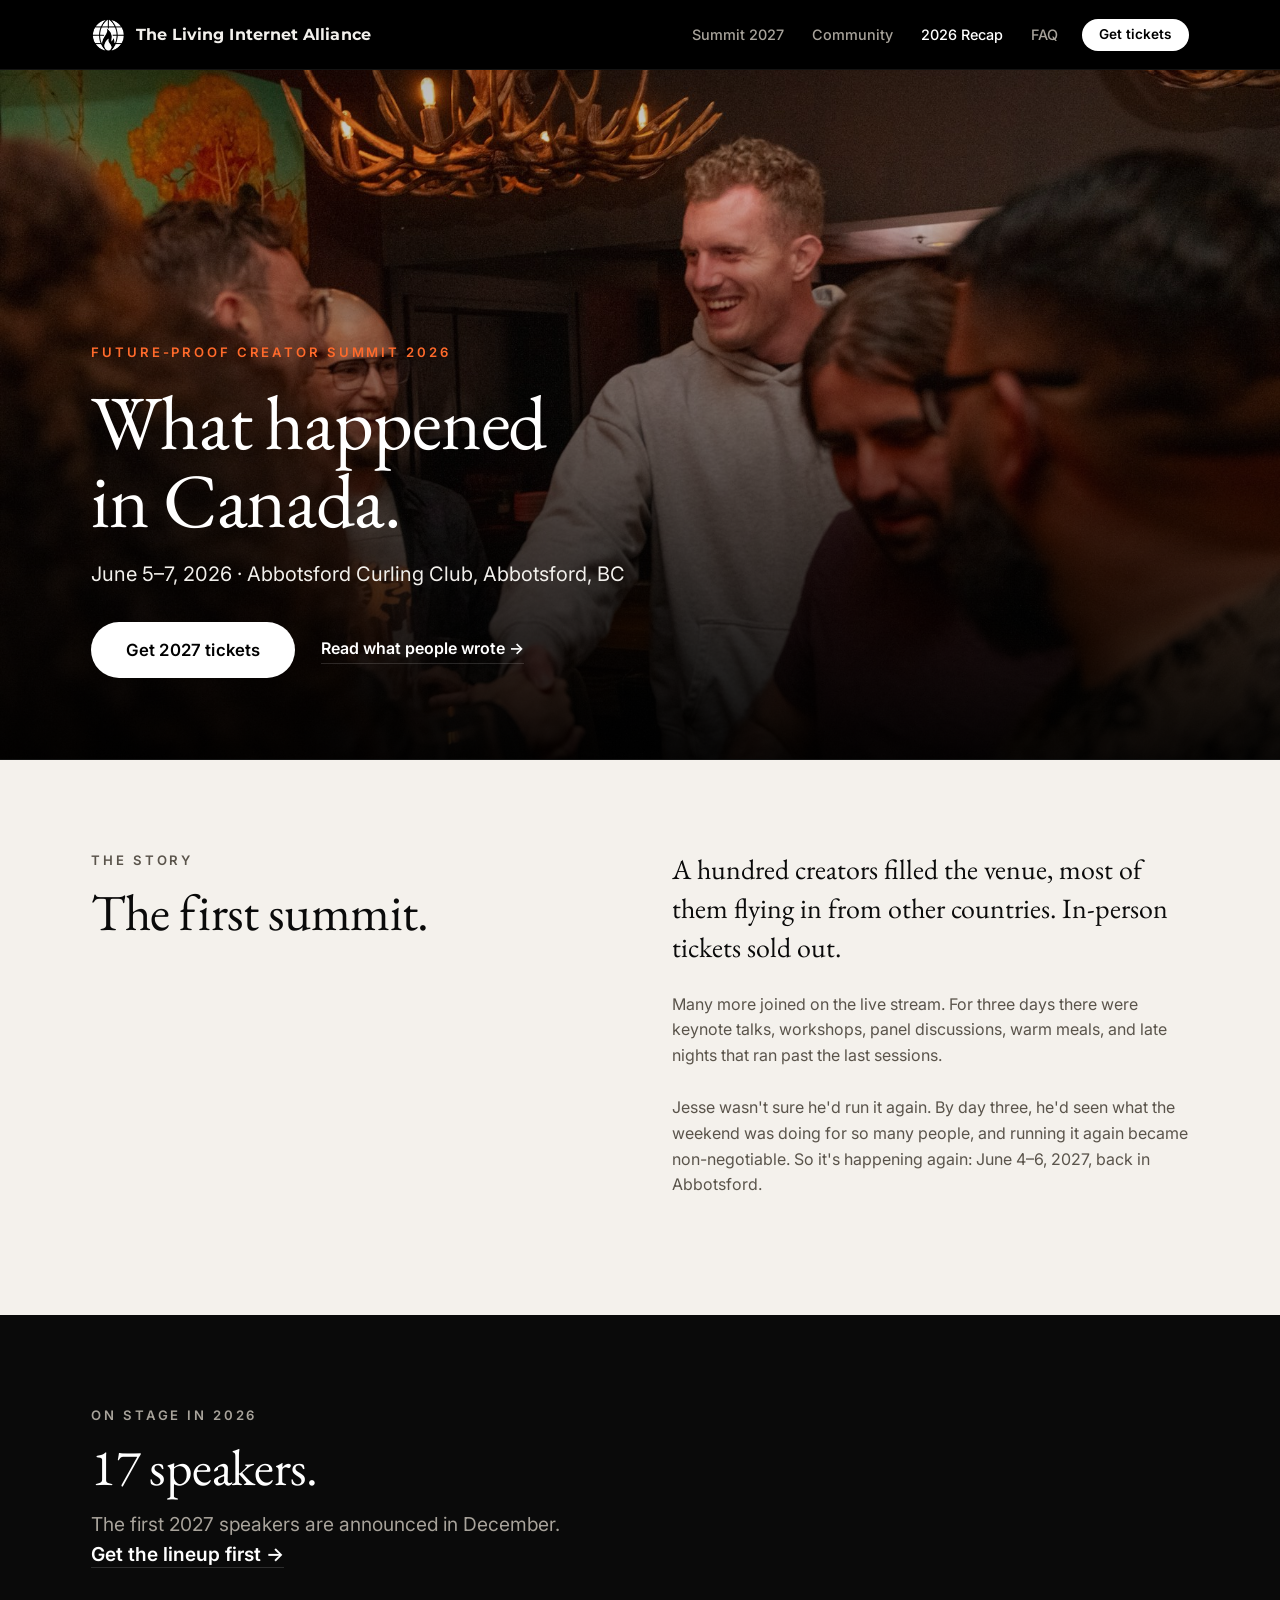
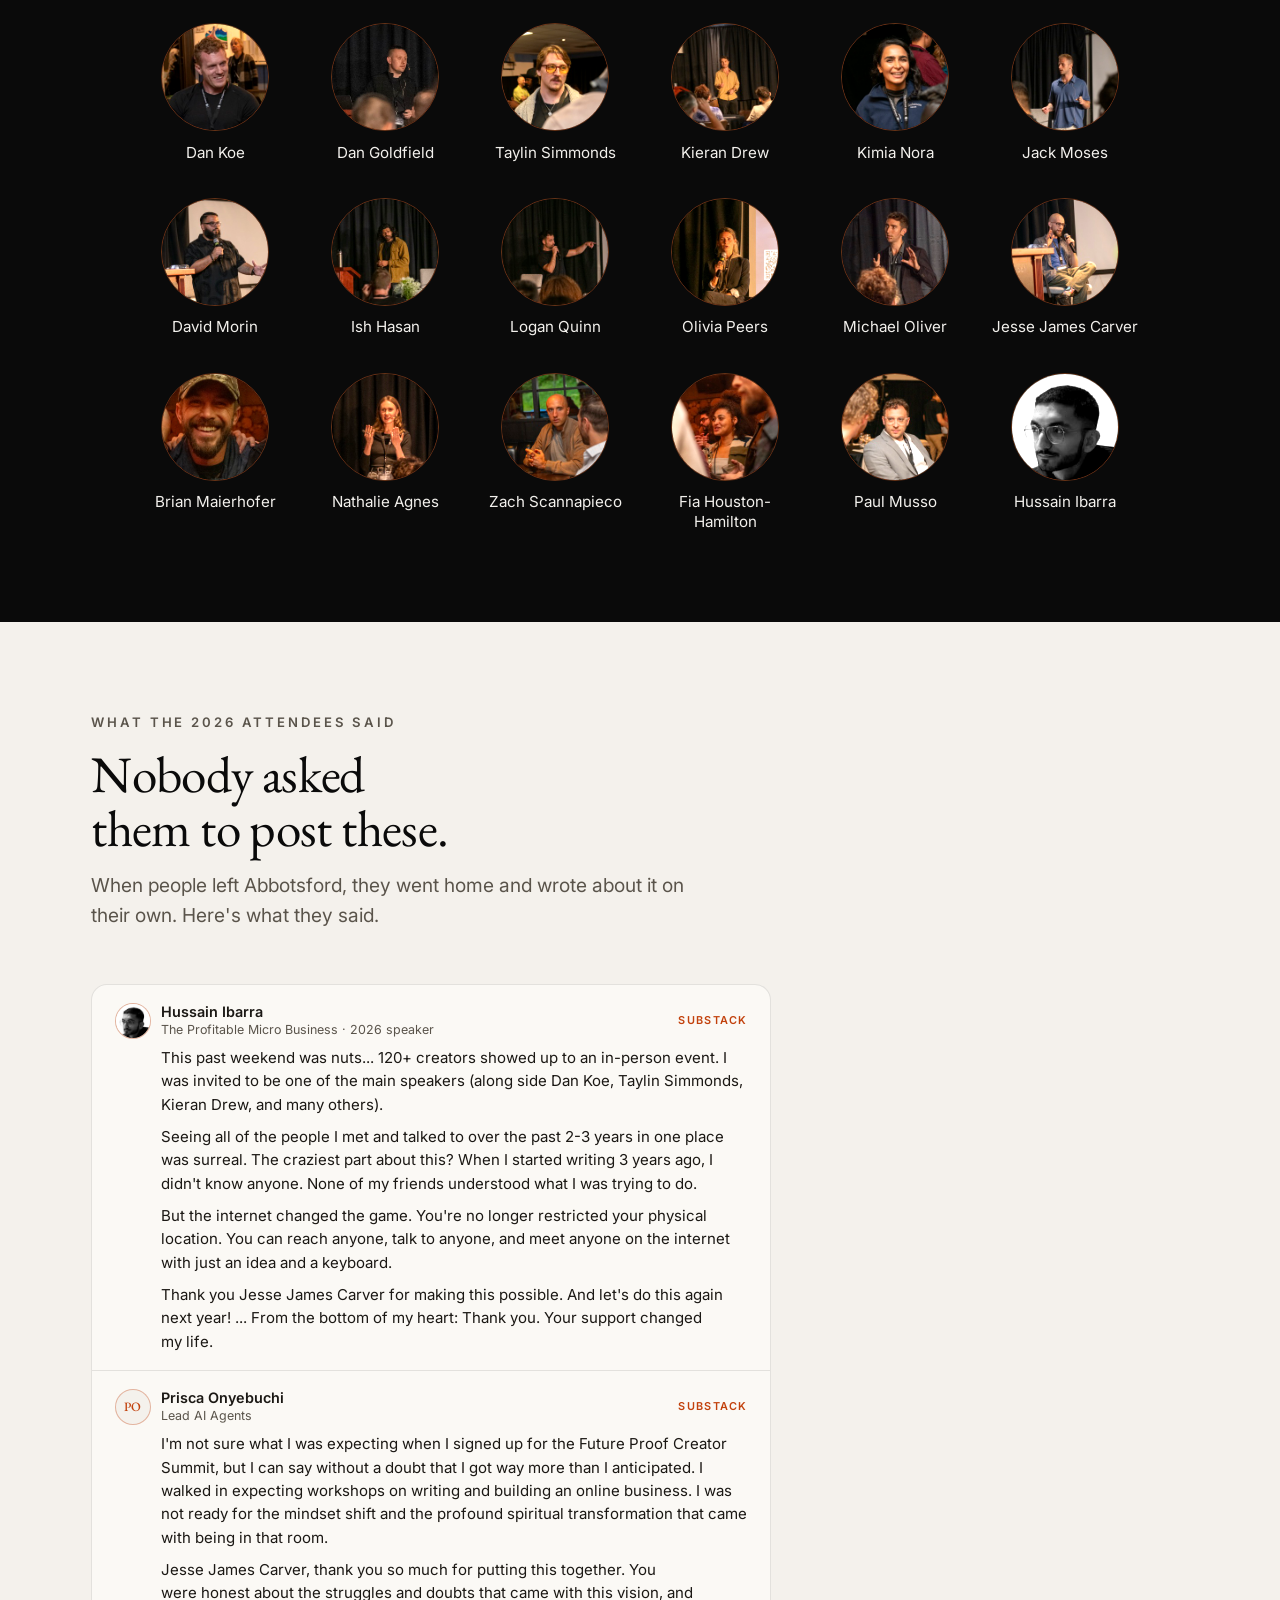
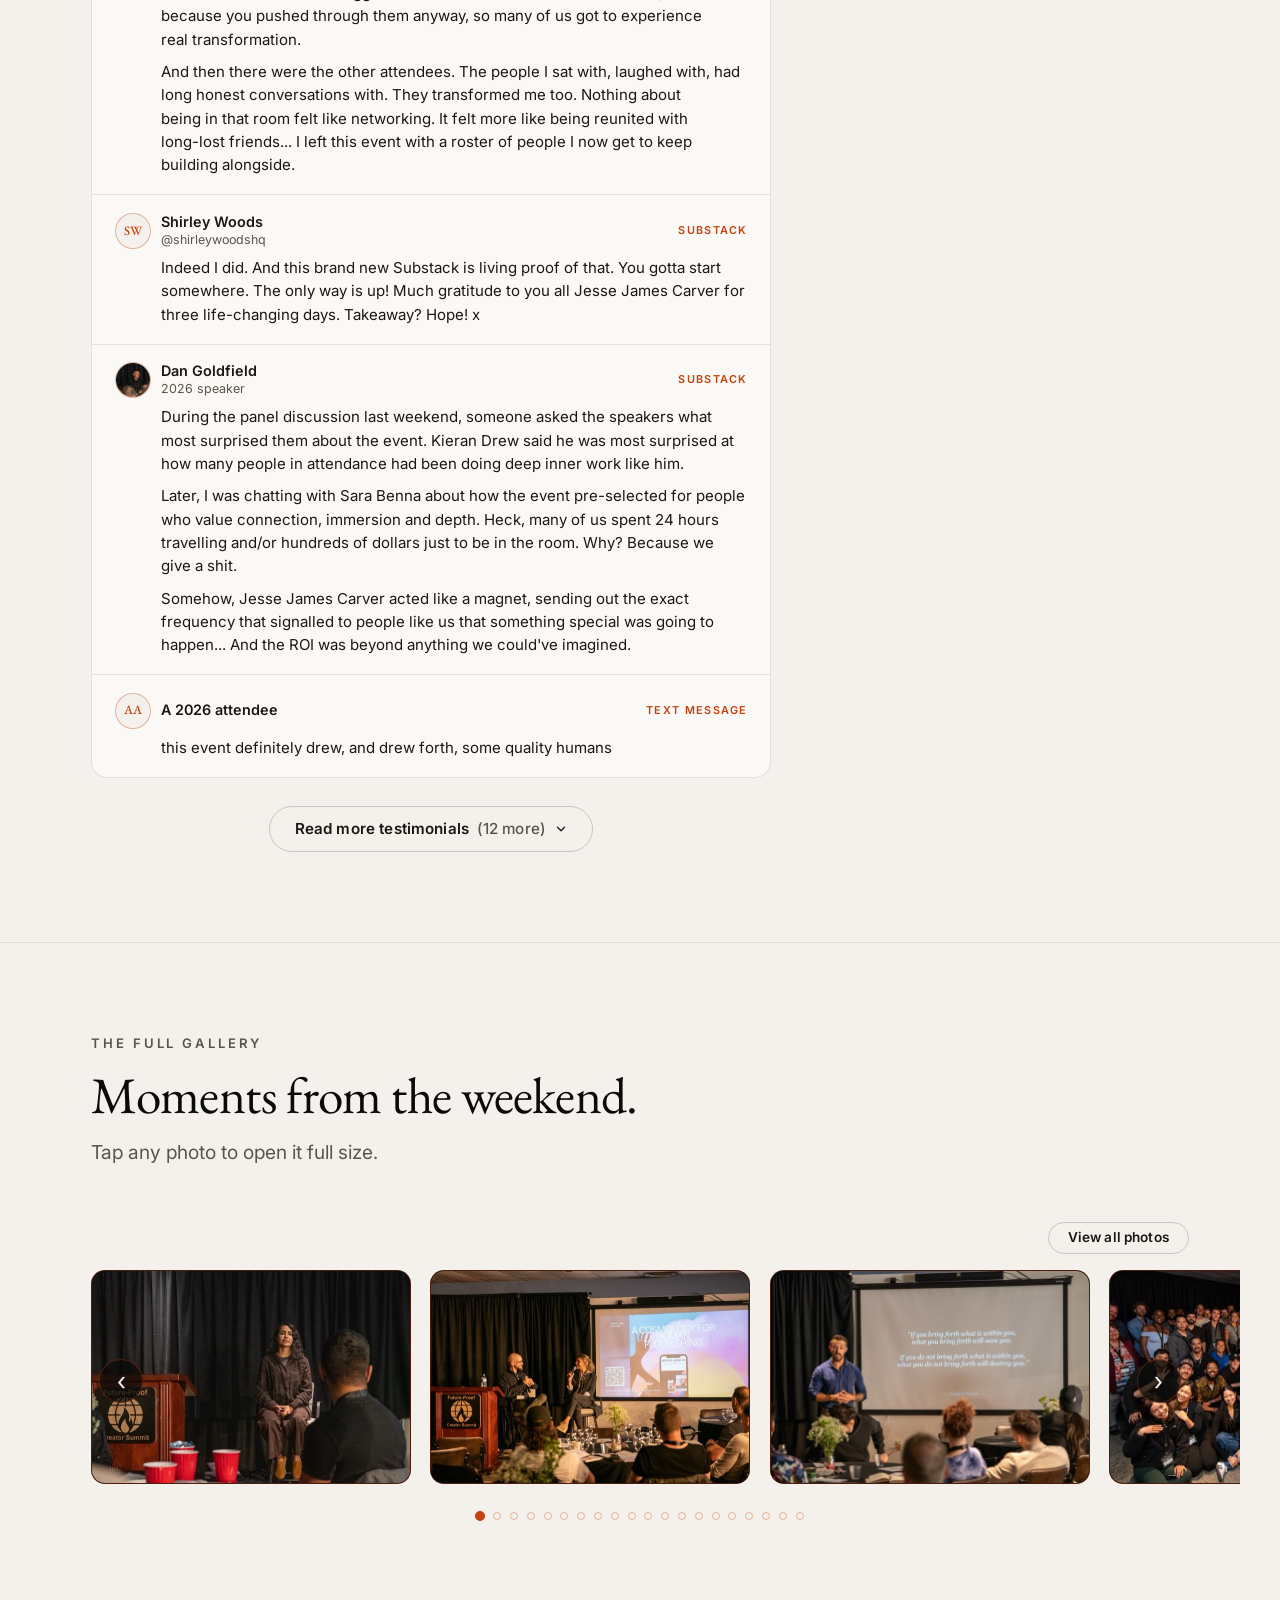
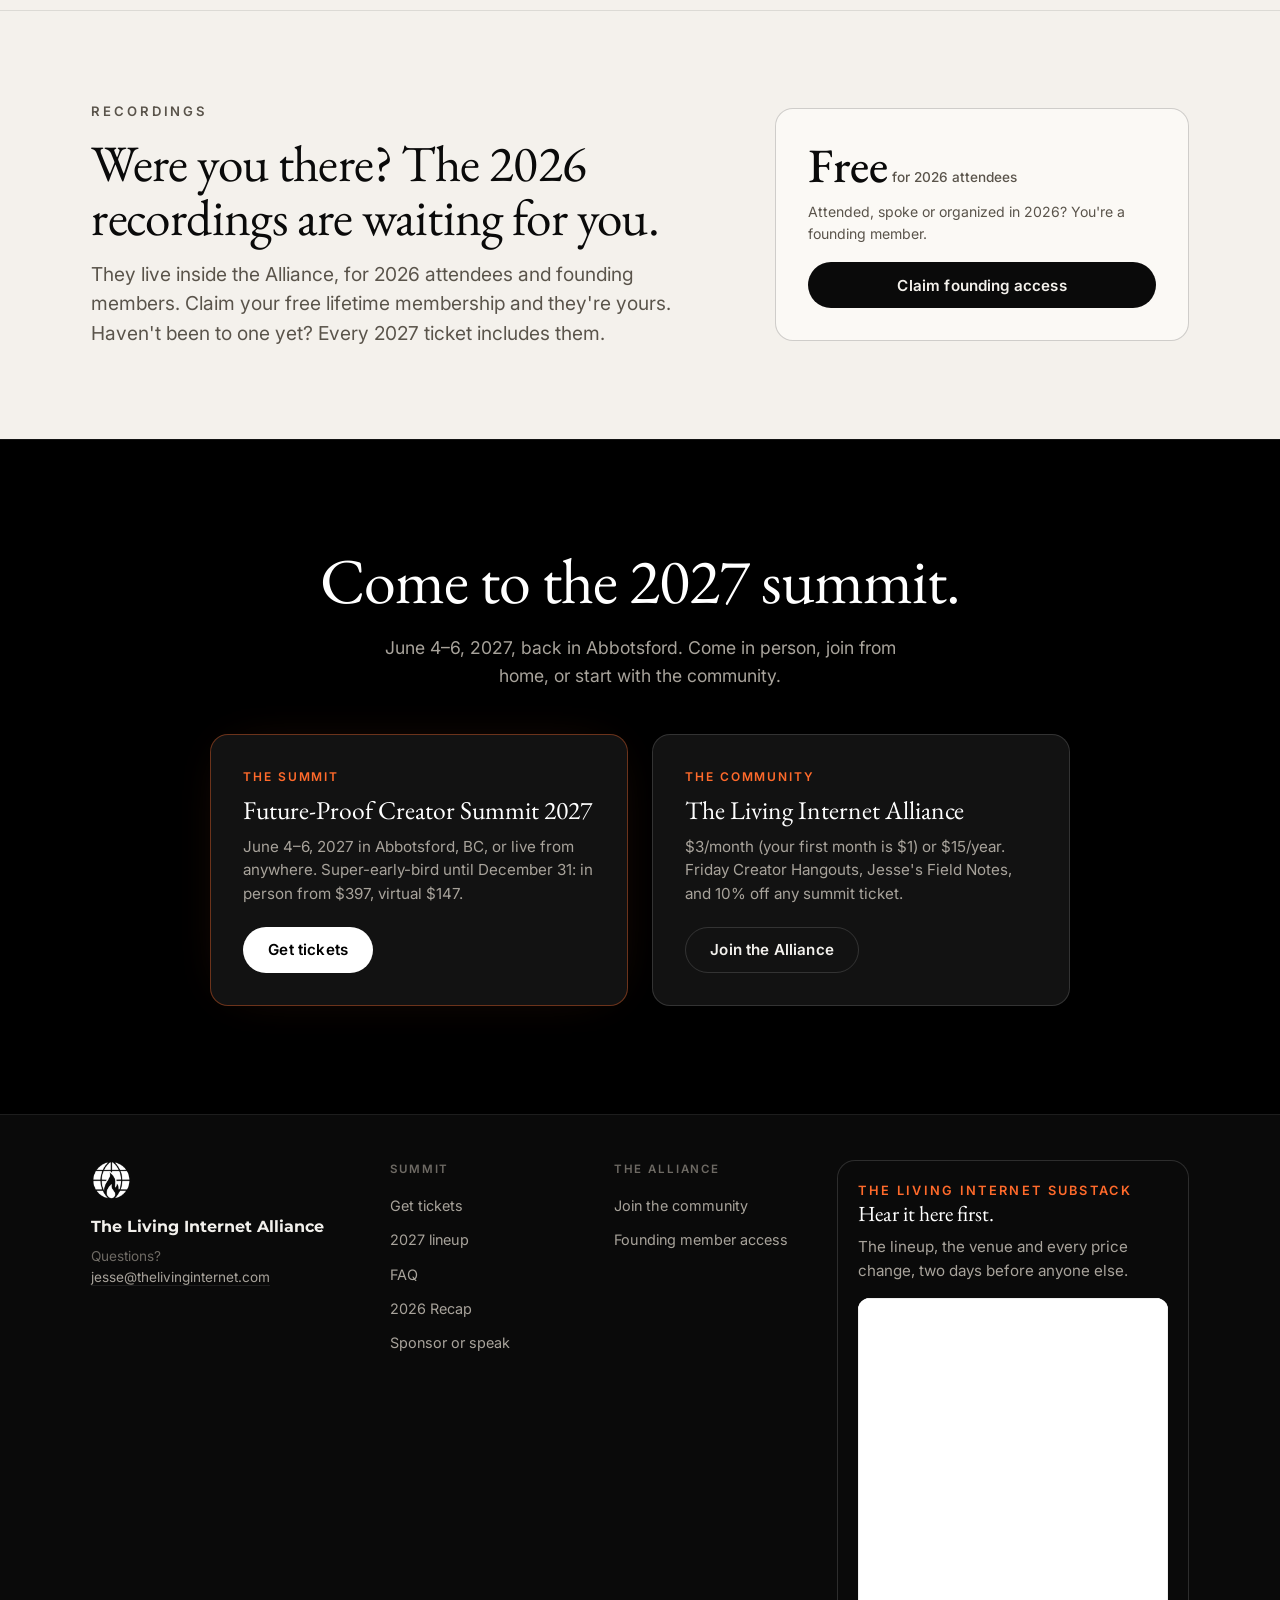
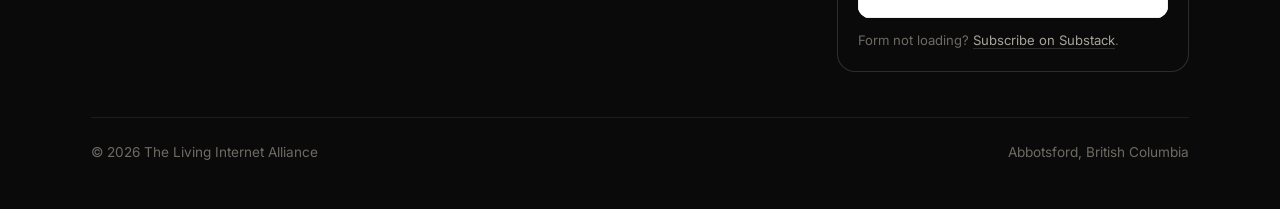
<file: 2026/index.html>
<!DOCTYPE html>
<html lang="en">
<head>
  <meta charset="UTF-8" />
  <meta name="viewport" content="width=device-width, initial-scale=1.0" />
  <title>2026 Recap · Future-Proof Creator Summit</title>
  <meta name="description" content="What happened at the first summit: the first Future-Proof Creator Summit, June 5-7, 2026 at the Abbotsford Curling Club. The story, all 17 speakers, every attendee post, and the full photo gallery." />
  <link rel="canonical" href="https://www.thelivinginternet.com/2026/" />

  <!-- Open Graph -->
  <meta property="og:title" content="2026 Recap · Future-Proof Creator Summit" />
  <meta property="og:description" content="What happened at the first summit: the first Future-Proof Creator Summit, June 5-7, 2026 at the Abbotsford Curling Club. The story, all 17 speakers, every attendee post, and the full photo gallery." />
  <meta property="og:type" content="website" />
  <meta property="og:url" content="https://www.thelivinginternet.com/2026/" />
  <meta property="og:image" content="https://www.thelivinginternet.com/assets/images/summit-photos/img1-new.jpg" />
  <meta name="twitter:card" content="summary_large_image" />

  <link rel="icon" type="image/png" href="/assets/images/graphics/logo-white.png" />

  <!-- Super-early-bird ends Dec 31, 2026, 11:59pm Pacific (the switch runs at midnight Pacific, Jan 1, 2027). From then on, every
       .when-early element hides and every .when-eb (early-bird) element shows. From midnight
       Pacific, Feb 16, 2027, every .when-full element shows instead (styles.css). -->
  <script>(function(){var t=Date.now(),h=document.documentElement;if(t>=Date.parse('2027-02-16T00:00:00-08:00'))h.classList.add('is-full-price');else if(t>=Date.parse('2027-01-01T00:00:00-08:00'))h.classList.add('is-early-bird');})();</script>

  <!-- Fonts: EB Garamond (display) + Inter (body) + Montserrat (wordmark) -->
  <link rel="preconnect" href="https://fonts.googleapis.com" />
  <link rel="preconnect" href="https://fonts.gstatic.com" crossorigin />
  <link href="https://fonts.googleapis.com/css2?family=EB+Garamond:ital,wght@0,400;0,500;0,600;1,400&family=Inter:wght@400;500;600;700&family=Montserrat:wght@600;700&display=swap" rel="stylesheet" />

  <link rel="stylesheet" href="/styles.css" />
  <link rel="preload" as="image" href="/assets/images/summit-photos/img13-web.jpg" fetchpriority="high" />
</head>
<body>
  <a class="skip-link" href="#main">Skip to content</a>

  <!-- ===================== NAV (shared) ===================== -->
  <header class="nav" id="top">
    <div class="nav__inner">
      <a class="nav__brand" href="/" aria-label="The Living Internet Alliance, home">
        <img src="/assets/images/graphics/logo-white-128.png" alt="The Living Internet Alliance logo" class="nav__logo" width="128" height="128" />
        <span class="nav__wordmark">The Living Internet Alliance</span>
      </a>
      <nav class="nav__links" id="navLinks" aria-label="Primary">
        <a href="/">Summit 2027</a>
        <a href="/community/">Community</a>
        <a href="/2026/" aria-current="page">2026 Recap</a>
        <a href="/faq/">FAQ</a>
      </nav>
      <a href="/#tickets" class="btn btn--solid nav__cta">Get tickets</a>
      <button type="button" class="nav__toggle" aria-controls="navLinks" aria-expanded="false" aria-label="Open menu"><span class="nav__toggle-bars"></span></button>
    </div>
  </header>

  <main id="main" tabindex="-1">
  <!-- ===================== 1 · HERO ===================== -->
  <section class="page-hero page-hero--photo" aria-labelledby="recap-title">
    <div class="page-hero__media" style="background-image: url('/assets/images/summit-photos/img13-web.jpg');" role="img" aria-label="Attendees at the 2026 Future-Proof Creator Summit"></div>
    <div class="page-hero__inner">
      <p class="eyebrow member-band__eyebrow">Future-Proof Creator Summit 2026</p>
      <h1 class="page-hero__title" id="recap-title">What happened in Canada.</h1>
      <p class="page-hero__sub">June 5&ndash;7, 2026 &middot; Abbotsford Curling Club, Abbotsford, BC</p>
      <div class="actions">
        <a href="/#tickets" class="btn btn--solid btn--lg">Get 2027 tickets</a>
        <a href="#wall" class="textlink">Read what people wrote</a>
      </div>
    </div>
  </section>

  <!-- ===================== 2 · THE STORY ===================== -->
  <section id="story" class="section theme-bone" aria-labelledby="story-title">
    <div class="section__inner recap-split">
      <div>
        <p class="eyebrow">The story</p>
        <h2 class="section-title" id="story-title">The first summit.</h2>
      </div>
      <div>
        <p class="story__lead">A hundred creators filled the venue, most of them flying in from other countries. In-person tickets sold out.</p>
        <p class="story__body">Many more joined on the live stream. For three days there were keynote talks,
          workshops, panel discussions, warm meals, and late nights that ran past the last sessions.</p>
        <p class="story__body">Jesse wasn't sure he'd run it again. By day three, he'd seen what the weekend was doing for so many people, and running it again became non-negotiable. So it's happening again: June 4&ndash;6, 2027, back in Abbotsford.</p>
      </div>
    </div>
  </section>

  <!-- ===================== 3 · HIGHLIGHT CLIP =====================
       Slot for the 2026 highlight edit (later this year). Add a section here
       with the embed when it's ready; don't ship an empty placeholder. -->

  <!-- ===================== 4 · SPEAKERS ===================== -->
  <section id="speakers" class="section section--twinkle" aria-labelledby="speakers-title">
    <canvas class="twinkle-canvas" aria-hidden="true"></canvas>
    <div class="section__inner">
      <header class="section-head">
        <p class="eyebrow">On stage in 2026</p>
        <h2 class="section-title" id="speakers-title">17 speakers.</h2>
        <p class="section-intro">The first 2027 speakers are announced in December. <a class="textlink" href="/#lineup">Get the lineup first</a></p>
      </header>
      <ul class="speaker-grid">
        <li class="speaker-card"><img src="/assets/images/speakers/dan-koe-web.jpg" alt="Dan Koe, speaker at the 2026 summit" loading="lazy" decoding="async" width="240" height="240" /><span>Dan Koe</span></li>
        <li class="speaker-card"><img src="/assets/images/speakers/dan-goldfield-web.jpg" alt="Dan Goldfield, speaker at the 2026 summit" loading="lazy" decoding="async" width="240" height="240" /><span>Dan Goldfield</span></li>
        <li class="speaker-card"><img src="/assets/images/speakers/taylin-simmonds-web.jpg" alt="Taylin Simmonds, speaker at the 2026 summit" loading="lazy" decoding="async" width="240" height="240" /><span>Taylin Simmonds</span></li>
        <li class="speaker-card"><img src="/assets/images/speakers/kieran-drew-web.jpg" alt="Kieran Drew, speaker at the 2026 summit" loading="lazy" decoding="async" width="240" height="240" /><span>Kieran Drew</span></li>
        <li class="speaker-card"><img src="/assets/images/speakers/kimia-nora-web.jpg" alt="Kimia Nora, speaker at the 2026 summit" loading="lazy" decoding="async" width="240" height="240" /><span>Kimia Nora</span></li>
        <li class="speaker-card"><img src="/assets/images/speakers/jack-moses-web.jpg" alt="Jack Moses, speaker at the 2026 summit" loading="lazy" decoding="async" width="240" height="240" /><span>Jack Moses</span></li>
        <li class="speaker-card"><img src="/assets/images/speakers/david-morin-web.jpg" alt="David Morin, speaker at the 2026 summit" loading="lazy" decoding="async" width="240" height="240" /><span>David Morin</span></li>
        <li class="speaker-card"><img src="/assets/images/speakers/ish-hasan-web.jpg" alt="Ish Hasan, speaker at the 2026 summit" loading="lazy" decoding="async" width="240" height="240" /><span>Ish Hasan</span></li>
        <li class="speaker-card"><img src="/assets/images/speakers/logan-quinn-web.jpg" alt="Logan Quinn, speaker at the 2026 summit" loading="lazy" decoding="async" width="240" height="240" /><span>Logan Quinn</span></li>
        <li class="speaker-card"><img src="/assets/images/speakers/olivia-peers-web.jpg" alt="Olivia Peers, speaker at the 2026 summit" loading="lazy" decoding="async" width="240" height="240" /><span>Olivia Peers</span></li>
        <li class="speaker-card"><img src="/assets/images/speakers/michael-oliver-web.jpg" alt="Michael Oliver, speaker at the 2026 summit" loading="lazy" decoding="async" width="240" height="240" /><span>Michael Oliver</span></li>
        <li class="speaker-card"><img src="/assets/images/speakers/jesse-james-carver-web.jpg" alt="Jesse James Carver, founder of the summit" loading="lazy" decoding="async" width="240" height="240" /><span>Jesse James Carver</span></li>
        <li class="speaker-card"><img src="/assets/images/speakers/brian-maierhofer-web.jpg" alt="Brian Maierhofer, speaker at the 2026 summit" loading="lazy" decoding="async" width="240" height="240" /><span>Brian Maierhofer</span></li>
        <li class="speaker-card"><img src="/assets/images/speakers/nathalie-agnes-web.jpg" alt="Nathalie Agnes, speaker at the 2026 summit" loading="lazy" decoding="async" width="240" height="240" /><span>Nathalie Agnes</span></li>
        <li class="speaker-card"><img src="/assets/images/speakers/zach-scannapieco-web.jpg" alt="Zach Scannapieco, speaker at the 2026 summit" loading="lazy" decoding="async" width="240" height="240" /><span>Zach Scannapieco</span></li>
        <li class="speaker-card"><img src="/assets/images/speakers/fia-houston-hamilton-web.jpg" alt="Fia Houston-Hamilton, speaker at the 2026 summit" loading="lazy" decoding="async" width="240" height="240" /><span>Fia Houston-Hamilton</span></li>
        <li class="speaker-card"><img src="/assets/images/speakers/paul-musso-web.jpg" alt="Paul Musso, speaker at the 2026 summit" loading="lazy" decoding="async" width="240" height="240" /><span>Paul Musso</span></li>
        <li class="speaker-card"><img src="/assets/images/speakers/hussain-ibarra-web.jpg" alt="Hussain Ibarra, speaker at the 2026 summit" loading="lazy" decoding="async" width="240" height="240" /><span>Hussain Ibarra</span></li>
      </ul>
    </div>
  </section>

  <!-- ===================== 5 · THE WALL ===================== -->
  <section id="wall" class="section theme-bone" aria-labelledby="wall-title">
    <div class="section__inner">
      <header class="section-head">
        <p class="eyebrow">What the 2026 attendees said</p>
        <h2 class="section-title" id="wall-title">Nobody asked them to post these.</h2>
        <p class="section-intro">When people left Abbotsford, they went home and wrote about it on their own. Here's what they said.</p>
      </header>
      <div class="quote-wall">
        <figure class="quote">
          <p class="quote__source">Substack</p>
          <blockquote class="quote__text"><p>This past weekend was nuts... 120+ creators showed up to an in-person event. I was invited to be one of the main speakers (along side Dan Koe, Taylin Simmonds, Kieran Drew, and many others).</p><p>Seeing all of the people I met and talked to over the past 2-3 years in one place was surreal. The craziest part about this? When I started writing 3 years ago, I didn't know anyone. None of my friends understood what I was trying to do.</p><p>But the internet changed the game. You're no longer restricted your physical location. You can reach anyone, talk to anyone, and meet anyone on the internet with just an idea and a keyboard.</p><p>Thank you Jesse James Carver for making this possible. And let's do this again next year! ... From the bottom of my heart: Thank you. Your support changed my life.</p></blockquote>
          <figcaption class="quote__who">
            <span class="quote__avatar" aria-hidden="true"><img src="/assets/images/speakers/hussain-ibarra-web.jpg" alt="Hussain Ibarra, speaker at the 2026 summit" loading="lazy" decoding="async" width="240" height="240" /></span>
            <span><span class="quote__name">Hussain Ibarra</span><span class="quote__meta">The Profitable Micro Business &middot; 2026 speaker</span></span>
          </figcaption>
        </figure>
        <figure class="quote">
          <p class="quote__source">Substack</p>
          <blockquote class="quote__text"><p>I'm not sure what I was expecting when I signed up for the Future Proof Creator Summit, but I can say without a doubt that I got way more than I anticipated. I walked in expecting workshops on writing and building an online business. I was not ready for the mindset shift and the profound spiritual transformation that came with being in that room.</p><p>Jesse James Carver, thank you so much for putting this together. You were honest about the struggles and doubts that came with this vision, and because you pushed through them anyway, so many of us got to experience real transformation.</p><p>And then there were the other attendees. The people I sat with, laughed with, had long honest conversations with. They transformed me too. Nothing about being in that room felt like networking. It felt more like being reunited with long-lost friends... I left this event with a roster of people I now get to keep building alongside.</p></blockquote>
          <figcaption class="quote__who">
            <span class="quote__avatar" aria-hidden="true">PO</span>
            <span><span class="quote__name">Prisca Onyebuchi</span><span class="quote__meta">Lead AI Agents</span></span>
          </figcaption>
        </figure>
        <figure class="quote">
          <p class="quote__source">Substack</p>
          <blockquote class="quote__text"><p>Indeed I did. And this brand new Substack is living proof of that. You gotta start somewhere. The only way is up! Much gratitude to you all Jesse James Carver for three life-changing days. Takeaway? Hope! x</p></blockquote>
          <figcaption class="quote__who">
            <span class="quote__avatar" aria-hidden="true">SW</span>
            <span><span class="quote__name">Shirley Woods</span><span class="quote__meta">@shirleywoodshq</span></span>
          </figcaption>
        </figure>
        <figure class="quote">
          <p class="quote__source">Substack</p>
          <blockquote class="quote__text"><p>During the panel discussion last weekend, someone asked the speakers what most surprised them about the event. Kieran Drew said he was most surprised at how many people in attendance had been doing deep inner work like him.</p><p>Later, I was chatting with Sara Benna about how the event pre-selected for people who value connection, immersion and depth. Heck, many of us spent 24 hours travelling and/or hundreds of dollars just to be in the room. Why? Because we give a shit.</p><p>Somehow, Jesse James Carver acted like a magnet, sending out the exact frequency that signalled to people like us that something special was going to happen... And the ROI was beyond anything we could've imagined.</p></blockquote>
          <figcaption class="quote__who">
            <span class="quote__avatar" aria-hidden="true"><img src="/assets/images/speakers/dan-goldfield-web.jpg" alt="Dan Goldfield, speaker at the 2026 summit" loading="lazy" decoding="async" width="240" height="240" /></span>
            <span><span class="quote__name">Dan Goldfield</span><span class="quote__meta">2026 speaker</span></span>
          </figcaption>
        </figure>
        <figure class="quote">
          <p class="quote__source">Text message</p>
          <blockquote class="quote__text"><p>this event definitely drew, and drew forth, some quality humans</p></blockquote>
          <figcaption class="quote__who">
            <span class="quote__avatar" aria-hidden="true">AA</span>
            <span><span class="quote__name">A 2026 attendee</span></span>
          </figcaption>
        </figure>
        <figure class="quote">
          <p class="quote__source">Chat</p>
          <blockquote class="quote__text"><p>My wife told me I looked genuinely excited yesterday when I was waiting for Taylin's opening, that I looked like I was going to a gig or the movies :))) Over here, it was past midnight after your dad's magic show, when Taylin's talk started.</p></blockquote>
          <figcaption class="quote__who">
            <span class="quote__avatar" aria-hidden="true">DN</span>
            <span><span class="quote__name">Dat Nguyen</span><span class="quote__meta">Virtual attendee</span></span>
          </figcaption>
        </figure>
        <figure class="quote">
          <p class="quote__source">Substack</p>
          <blockquote class="quote__text"><p>Did you see Jesse James Carver creator summit? So many people I saw around here gathered together, and honestly, I find it so genius and so powerful.</p><p>Honestly planning something similar where I live (Cologne, Germany) to gather some European creators together :D So f*ck yeah, we need offline hangouts with Substackers.</p></blockquote>
          <figcaption class="quote__who">
            <span class="quote__avatar" aria-hidden="true">A</span>
            <span><span class="quote__name">Abbi</span><span class="quote__meta">Cologne, Germany</span></span>
          </figcaption>
        </figure>
        <figure class="quote">
          <p class="quote__source">Substack</p>
          <blockquote class="quote__text"><p>Life-shifting moments for everyone.</p></blockquote>
          <figcaption class="quote__who">
            <span class="quote__avatar" aria-hidden="true">KG</span>
            <span><span class="quote__name">Kyle Gilboy</span><span class="quote__meta">2026 attendee</span></span>
          </figcaption>
        </figure>
        <figure class="quote">
          <p class="quote__source">Substack</p>
          <blockquote class="quote__text"><p>Thank you for starting a movement.</p></blockquote>
          <figcaption class="quote__who">
            <span class="quote__avatar" aria-hidden="true"><img src="/assets/images/speakers/paul-musso-web.jpg" alt="Paul Musso, speaker at the 2026 summit" loading="lazy" decoding="async" width="240" height="240" /></span>
            <span><span class="quote__name">Paul Musso, PhD</span><span class="quote__meta">2026 speaker</span></span>
          </figcaption>
        </figure>
        <figure class="quote">
          <p class="quote__source">Substack</p>
          <blockquote class="quote__text"><ul class="quote__thread">
              <li><strong>Christian Angelo:</strong> History in the making.</li>
              <li><strong>Charles Daymond:</strong> Dan Koe and Jesse hit the mark on this one.</li>
              <li><strong>Christian Angelo:</strong> Indeed, they did. Excited for the next one!</li>
              <li><strong>Dan Goldfield:</strong> This is a movement now.</li>
            </ul></blockquote>
          <figcaption class="quote__who">
            <span class="quote__avatar" aria-hidden="true">CG</span>
            <span><span class="quote__name">Christian Angelo, Charles Daymond, Dan Goldfield</span><span class="quote__meta">A thread on the group photo</span></span>
          </figcaption>
        </figure>
        <figure class="quote">
          <p class="quote__source">Substack</p>
          <blockquote class="quote__text"><p>Saturated with lessons from this weekend's convention. So many raw conversations and stories that have bridged the gap between who I want to be and the woman I have transformed into. My heart has been cracked all the way open and the light is pooling in. Speechless.</p><p>Thank you infinitely Jesse James Carver and the everyone involved for putting this together. I will hold steady to this magic in my chest.</p></blockquote>
          <figcaption class="quote__who">
            <span class="quote__avatar" aria-hidden="true">SB</span>
            <span><span class="quote__name">Sara Benna</span><span class="quote__meta">The Rabbit Hole</span></span>
          </figcaption>
        </figure>
        <figure class="quote">
          <p class="quote__source">Substack</p>
          <blockquote class="quote__text"><p>Extremely valuable presentation from the one and only Taylin John Simmonds last night at the Future Proof Creator Summit. All about how creators can use ideas to grow and solve real-world problems. Excited to hear the rest of the speakers this weekend.</p></blockquote>
          <figcaption class="quote__who">
            <span class="quote__avatar" aria-hidden="true">CW</span>
            <span><span class="quote__name">Chris Winter</span><span class="quote__meta">2026 attendee</span></span>
          </figcaption>
        </figure>
        <figure class="quote">
          <p class="quote__source">Substack</p>
          <blockquote class="quote__text"><p>It's been three days since The Future-Proof Creator Summit and I'm still soaking it all in. I went into it thinking I'd learn business tactics. What I got was a spiritual awakening.</p><p>Incredibly blessed to have been in the room with friends, old and new. To have hugged, laughed, danced, and cried with people who are REAL. To have seen with my own eyes what happens when you pursue your dreams with reckless abandon.</p><p>Thank you Jesse James Carver for setting up that portal. Thank you to the beautiful people I met and for the lessons I learned in conversation with you all. Sending love to each and every one of you. Time to be The Fool and LEAP!</p></blockquote>
          <figcaption class="quote__who">
            <span class="quote__avatar" aria-hidden="true">CA</span>
            <span><span class="quote__name">Christian Angelo</span><span class="quote__meta">over/thinking</span></span>
          </figcaption>
        </figure>
        <figure class="quote">
          <p class="quote__source">Substack</p>
          <blockquote class="quote__text"><ul class="quote__thread">
              <li><strong>Kyle Gilboy:</strong> WE TRANSCENDED THE INTERNET.</li>
              <li><strong>Jack Moses:</strong> The highest expression of the creator economy is transcending the internet and coming together in person.</li>
            </ul></blockquote>
          <figcaption class="quote__who">
            <span class="quote__avatar" aria-hidden="true">KM</span>
            <span><span class="quote__name">Kyle Gilboy and Jack Moses</span><span class="quote__meta">Quote post</span></span>
          </figcaption>
        </figure>
        <figure class="quote">
          <p class="quote__source">Substack</p>
          <blockquote class="quote__text"><p>...I expected to learn about the technical aspects of running a business in the creator economy. I ended up learning about myself. Entrepreneurship is a spiritual journey in which you must transcend your former self in order to help others do the same.</p><p>This experience inspired me to write a long-form article on the future of economic systems, entrepreneurship, and spirituality... I call it "Spiritual Economics".</p></blockquote>
          <figcaption class="quote__who">
            <span class="quote__avatar" aria-hidden="true"><img src="/assets/images/speakers/paul-musso-web.jpg" alt="Paul Musso, speaker at the 2026 summit" loading="lazy" decoding="async" width="240" height="240" /></span>
            <span><span class="quote__name">Paul Musso, PhD</span><span class="quote__meta">2026 speaker</span></span>
          </figcaption>
        </figure>
        <figure class="quote">
          <p class="quote__source">DM</p>
          <blockquote class="quote__text"><p>Hey man! Just wanted to reach out and tell you what an amazing job you did with the Creator Summit. That was an experience of a lifetime, honestly one of the coolest and most valuable in-person things I've ever been to.</p></blockquote>
          <figcaption class="quote__who">
            <span class="quote__avatar" aria-hidden="true">AO</span>
            <span><span class="quote__name">Aldis Oz</span><span class="quote__meta">2026 attendee</span></span>
          </figcaption>
        </figure>
        <figure class="quote">
          <p class="quote__source">Substack</p>
          <blockquote class="quote__text"><p>If you went to the summit we're are officially future-proofed and unblocked. Great stuff Jesse James Carver.</p></blockquote>
          <figcaption class="quote__who">
            <span class="quote__avatar" aria-hidden="true">HC</span>
            <span><span class="quote__name">Haniel Cal</span><span class="quote__meta">Posted with a photo of the livestream</span></span>
          </figcaption>
        </figure>
      </div>
    </div>
  </section>

  <!-- ===================== 6 · FULL GALLERY ===================== -->
  <section id="gallery" class="section gallery-section theme-bone" aria-labelledby="gallery-title">
    <div class="section__inner">
      <header class="section-head">
        <p class="eyebrow">The full gallery</p>
        <h2 class="section-title" id="gallery-title">Moments from the weekend.</h2>
        <p class="section-intro">Tap any photo to open it full size.</p>
      </header>

      <div class="gallery-controls">
        <button type="button" class="btn btn--ghost gallery__view-toggle" id="galleryViewToggle" aria-pressed="false">View all photos</button>
      </div>

      <div class="gallery-wrap">
        <div class="gallery-track">
          <button type="button" class="gallery__nav gallery__nav--prev" id="galleryPrev" aria-label="Scroll to previous photos">&#8249;</button>
          <div class="gallery" role="group" aria-label="Summit photo gallery">
            <button type="button" class="gallery__item" data-lightbox>
              <img src="/assets/images/summit-photos/img10-thumb.jpg" data-full="/assets/images/summit-photos/img10-web.jpg" alt="Kimia Nora speaking at the Future Proof Creator Summit 2026" loading="lazy" decoding="async" width="1400" height="897" />
            </button>
            <button type="button" class="gallery__item" data-lightbox>
              <img src="/assets/images/summit-photos/img7-thumb.jpg" data-full="/assets/images/summit-photos/img7-web.jpg" alt="Olivia Peers speaking at the Future Proof Creator Summit 2026" loading="lazy" decoding="async" width="1400" height="887" />
            </button>
            <button type="button" class="gallery__item" data-lightbox>
              <img src="/assets/images/summit-photos/img3-thumb.jpg" data-full="/assets/images/summit-photos/img3-web.jpg" alt="Brian Maierhofer speaking at the Future Proof Creator Summit 2026" loading="lazy" decoding="async" width="1400" height="949" />
            </button>
            <button type="button" class="gallery__item" data-lightbox>
              <img src="/assets/images/summit-photos/group-photo-thumb.jpg" data-full="/assets/images/summit-photos/group-photo-web.jpg" alt="The full group of 2026 summit attendees gathered for a group photo" loading="lazy" decoding="async" width="1400" height="606" />
            </button>
            <button type="button" class="gallery__item" data-lightbox>
              <img src="/assets/images/summit-photos/img4-thumb.jpg" data-full="/assets/images/summit-photos/img4-web.jpg" alt="Attendees talking with Dan Koe at the VIP Dinner" loading="lazy" decoding="async" width="1400" height="933" />
            </button>
            <button type="button" class="gallery__item" data-lightbox>
              <img src="/assets/images/summit-photos/img9-thumb.jpg" data-full="/assets/images/summit-photos/img9-web.jpg" alt="Nick Serpico, Kimia Nora, and Brian Maierhofer at the VIP Dinner" loading="lazy" decoding="async" width="1400" height="933" />
            </button>
            <button type="button" class="gallery__item" data-lightbox>
              <img src="/assets/images/summit-photos/img12-thumb.jpg" data-full="/assets/images/summit-photos/img12-web.jpg" alt="Paul Musso Philosophizing at the VIP Dinner" loading="lazy" decoding="async" width="1400" height="933" />
            </button>
            <button type="button" class="gallery__item" data-lightbox>
              <img src="/assets/images/summit-photos/img6-thumb.jpg" data-full="/assets/images/summit-photos/img6.jpg" alt="Nathalie Agnes Speaking at the 2026 summit" loading="lazy" decoding="async" width="2160" height="1316" />
            </button>
            <button type="button" class="gallery__item" data-lightbox>
              <img src="/assets/images/summit-photos/img5-thumb.jpg" data-full="/assets/images/summit-photos/img5.jpg" alt="Lily Alexandra asking a question during a Q&amp;A session at the 2026 summit" loading="lazy" decoding="async" width="2160" height="1215" />
            </button>
            <button type="button" class="gallery__item" data-lightbox>
              <img src="/assets/images/summit-photos/img14-thumb.jpg" data-full="/assets/images/summit-photos/img14.jpg" alt="Prisca Onyebuchi Meeting Dan Koe at the Future Proof Creator Summit 2026" loading="lazy" decoding="async" width="2640" height="1837" />
            </button>
            <button type="button" class="gallery__item" data-lightbox>
              <img src="/assets/images/summit-photos/img16-thumb.jpg" data-full="/assets/images/summit-photos/img16-web.jpg" alt="Speakers seated together on stage for a Q&amp;A panel at the Future Proof Creator Summit 2026" loading="lazy" decoding="async" width="1400" height="933" />
            </button>
            <button type="button" class="gallery__item" data-lightbox>
              <img src="/assets/images/summit-photos/img17-thumb.jpg" data-full="/assets/images/summit-photos/img17-web.jpg" alt="David Morin speaking poetry at the Future Proof Creator Summit 2026" loading="lazy" decoding="async" width="1400" height="933" />
            </button>
            <button type="button" class="gallery__item" data-lightbox>
              <img src="/assets/images/summit-photos/img18-thumb.jpg" data-full="/assets/images/summit-photos/img18-web.jpg" alt="Adam Laroza and Kimia Nora chatting over lunch at the Future Proof Creator Summit 2026" loading="lazy" decoding="async" width="1400" height="933" />
            </button>
            <button type="button" class="gallery__item" data-lightbox>
              <img src="/assets/images/summit-photos/img19-thumb.jpg" data-full="/assets/images/summit-photos/img19-web.jpg" alt="Kieran Drew speaking at the Future Proof Creator Summit 2026" loading="lazy" decoding="async" width="1400" height="933" />
            </button>
            <button type="button" class="gallery__item" data-lightbox>
              <img src="/assets/images/summit-photos/img20-thumb.jpg" data-full="/assets/images/summit-photos/img20-web.jpg" alt="Logan Quinn mingling with attendees of the Future Proof Creator Summit 2026" loading="lazy" decoding="async" width="1400" height="933" />
            </button>
            <button type="button" class="gallery__item" data-lightbox>
              <img src="/assets/images/summit-photos/img21-thumb.jpg" data-full="/assets/images/summit-photos/img21-web.jpg" alt="Olivia Peers and Kimia Nora, two speakers of the Future Proof Creator Summit 2026" loading="lazy" decoding="async" width="1400" height="933" />
            </button>
            <button type="button" class="gallery__item" data-lightbox>
              <img src="/assets/images/summit-photos/img22-thumb.jpg" data-full="/assets/images/summit-photos/img22-web.jpg" alt="Ashley Aria definitely not doomscrolling at the Future Proof Creator Summit 2026" loading="lazy" decoding="async" width="1400" height="933" />
            </button>
            <button type="button" class="gallery__item" data-lightbox>
              <img src="/assets/images/summit-photos/img23-thumb.jpg" data-full="/assets/images/summit-photos/img23-web.jpg" alt="Dan Goldfield, speaker at the Future Proof Creator Summit 2026" loading="lazy" decoding="async" width="1400" height="933" />
            </button>
            <button type="button" class="gallery__item" data-lightbox>
              <img src="/assets/images/summit-photos/img24-thumb.jpg" data-full="/assets/images/summit-photos/img24-web.jpg" alt="Attendees laughing and contemplating during a talk at the Future Proof Creator Summit 2026" loading="lazy" decoding="async" width="1400" height="933" />
            </button>
            <button type="button" class="gallery__item" data-lightbox>
              <img src="/assets/images/summit-photos/img25-thumb.jpg" data-full="/assets/images/summit-photos/img25-web.jpg" alt="Christian, Ashley, and Prisca,s deep in conversation at a roundtable during the Future Proof Creator Summit 2026" loading="lazy" decoding="async" width="1400" height="933" />
            </button>
            <button type="button" class="gallery__item" data-lightbox>
              <img src="/assets/images/summit-photos/img26-thumb.jpg" data-full="/assets/images/summit-photos/img26-web.jpg" alt="Dan Goldfield and Nathalie Agnes chatting it up." loading="lazy" decoding="async" width="1400" height="933" />
            </button>
            <button type="button" class="gallery__item" data-lightbox>
              <img src="/assets/images/summit-photos/img27-thumb.jpg" data-full="/assets/images/summit-photos/img27-web.jpg" alt="Taylin Simmonds and Jesse preparing for a talk at the Future Proof Creator Summit 2026" loading="lazy" decoding="async" width="1400" height="933" />
            </button>
            <button type="button" class="gallery__item" data-lightbox>
              <img src="/assets/images/summit-photos/img28-thumb.jpg" data-full="/assets/images/summit-photos/img28-web.jpg" alt="Fia Houston-Hamilton addresses the audience at the Future Proof Creator Summit 2026" loading="lazy" decoding="async" width="1400" height="933" />
            </button>
            <button type="button" class="gallery__item" data-lightbox>
              <img src="/assets/images/summit-photos/img29-thumb.jpg" data-full="/assets/images/summit-photos/img29-web.jpg" alt="Fia, Logan, and David, laughing over dinner at the Future Proof Creator Summit 2026" loading="lazy" decoding="async" width="1400" height="933" />
            </button>
            <button type="button" class="gallery__item" data-lightbox>
              <img src="/assets/images/summit-photos/img30-thumb.jpg" data-full="/assets/images/summit-photos/img30-web.jpg" alt="Dan Koe addressing the audience during a workshop on meaningful work at the Future Proof Creator Summit 2026" loading="lazy" decoding="async" width="1400" height="933" />
            </button>
            <button type="button" class="gallery__item" data-lightbox>
              <img src="/assets/images/summit-photos/img31-thumb.jpg" data-full="/assets/images/summit-photos/img31-web.jpg" alt="Mike and Michael, excited attendees at the Future Proof Creator Summit 2026" loading="lazy" decoding="async" width="1400" height="933" />
            </button>
            <button type="button" class="gallery__item" data-lightbox>
              <img src="/assets/images/summit-photos/img32-thumb.jpg" data-full="/assets/images/summit-photos/img32-web.jpg" alt="Paul Musso and Kyle Gilboy hanging out at the Future Proof Creator Summit 2026" loading="lazy" decoding="async" width="1400" height="933" />
            </button>
            <button type="button" class="gallery__item" data-lightbox>
              <img src="/assets/images/summit-photos/img33-thumb.jpg" data-full="/assets/images/summit-photos/img33-web.jpg" alt="Kimia Nora laughing with other speakers at the Future Proof Creator Summit 2026" loading="lazy" decoding="async" width="1400" height="933" />
            </button>
            <button type="button" class="gallery__item" data-lightbox>
              <img src="/assets/images/summit-photos/img34-thumb.jpg" data-full="/assets/images/summit-photos/img34-web.jpg" alt="Nick Man and Cyrus Yang ambush Kieran Drew for a photo at the Future Proof Creator Summit 2026" loading="lazy" decoding="async" width="1400" height="933" />
            </button>
            <button type="button" class="gallery__item" data-lightbox>
              <img src="/assets/images/summit-photos/img35-thumb.jpg" data-full="/assets/images/summit-photos/img35-web.jpg" alt="Michael Oliver and Gabrielle Bachand near The Living Internet Alliance sign at the Future Proof Creator Summit 2026" loading="lazy" decoding="async" width="1400" height="933" />
            </button>
            <button type="button" class="gallery__item" data-lightbox>
              <img src="/assets/images/summit-photos/img36-thumb.jpg" data-full="/assets/images/summit-photos/img36-web.jpg" alt="Michael Taguinota and Mike Li chatting at the Future Proof Creator Summit 2026" loading="lazy" decoding="async" width="1400" height="933" />
            </button>
            <button type="button" class="gallery__item" data-lightbox>
              <img src="/assets/images/summit-photos/img37-thumb.jpg" data-full="/assets/images/summit-photos/img37-web.jpg" alt="Logan Quinn stoked to be representing Medicine of Mankind at the Future Proof Creator Summir" loading="lazy" decoding="async" width="1400" height="933" />
            </button>
            <button type="button" class="gallery__item" data-lightbox>
              <img src="/assets/images/summit-photos/img38-thumb.jpg" data-full="/assets/images/summit-photos/img38-web.jpg" alt="Kieran Drew asking a question to another speaker at the Future Proof Creator Summit 2026" loading="lazy" decoding="async" width="1400" height="933" />
            </button>
            <button type="button" class="gallery__item" data-lightbox>
              <img src="/assets/images/summit-photos/img39-thumb.jpg" data-full="/assets/images/summit-photos/img39-web.jpg" alt="Cyrus Yang and Nathaniel King at the VIP dinner of the 2026 Future-Proof Creator Summit" loading="lazy" decoding="async" width="1400" height="933" />
            </button>
            <button type="button" class="gallery__item" data-lightbox>
              <img src="/assets/images/summit-photos/img40-thumb.jpg" data-full="/assets/images/summit-photos/img40-web.jpg" alt="Dan and Stephanie Koe at the VIP dinner" loading="lazy" decoding="async" width="1400" height="933" />
            </button>
            <button type="button" class="gallery__item" data-lightbox>
              <img src="/assets/images/summit-photos/img41-thumb.jpg" data-full="/assets/images/summit-photos/img41-web.jpg" alt="Attendees playing 4D chess late into the evening at afterparty of the Future Proof Creator Summit 2026" loading="lazy" decoding="async" width="1400" height="933" />
            </button>
            <button type="button" class="gallery__item" data-lightbox>
              <img src="/assets/images/summit-photos/img42-thumb.jpg" data-full="/assets/images/summit-photos/img42-web.jpg" alt="The speaker panel seated together on stage at the Future Proof Creator Summit 2026" loading="lazy" decoding="async" width="1400" height="933" />
            </button>
            <button type="button" class="gallery__item" data-lightbox>
              <img src="/assets/images/summit-photos/img43-thumb.jpg" data-full="/assets/images/summit-photos/img43-web.jpg" alt="Ish Hasan in conversation at the Future Proof Creator Summit 2026" loading="lazy" decoding="async" width="1400" height="933" />
            </button>
            <button type="button" class="gallery__item" data-lightbox>
              <img src="/assets/images/summit-photos/img44-thumb.jpg" data-full="/assets/images/summit-photos/img44-web.jpg" alt="Matt, Sara, Lily, and Vanya, in conversation at a table during the Future Proof Creator Summit 2026" loading="lazy" decoding="async" width="1400" height="933" />
            </button>
          </div>
          <button type="button" class="gallery__nav gallery__nav--next" id="galleryNext" aria-label="Scroll to next photos">&#8250;</button>
        </div>
        <div class="gallery__dots" id="galleryDots" role="tablist" aria-label="Gallery pages"></div>
      </div>
    </div>
  </section>

  <!-- ===================== 7 · RECORDINGS ===================== -->
  <section id="recordings" class="section theme-bone" aria-labelledby="recordings-title">
    <div class="section__inner founding">
      <div>
        <p class="eyebrow">Recordings</p>
        <h2 class="section-title" id="recordings-title">Were you there? The 2026 recordings are waiting for you.</h2>
        <p class="section-intro">They live inside the Alliance, for 2026 attendees and founding members. Claim your
          free lifetime membership and they're yours. Haven't been to one yet? Every 2027 ticket includes them.</p>
      </div>
      <div class="alliance-band__card">
        <p class="price-big">Free<small> for 2026 attendees</small></p>
        <p class="price-note">Attended, spoke or organized in 2026? You're a founding member.</p>
        <a href="/community/#founding" class="btn btn--ink">Claim founding access</a>
      </div>
    </div>
  </section>
  </main>

  <!-- ===================== TWO-OPTION CLOSE (shared) ===================== -->
  <section class="final final--sparkler" aria-labelledby="final-title">
    <canvas class="sparkler-canvas" aria-hidden="true"></canvas>
    <div class="final__inner">
      <h2 class="final__title" id="final-title">Come to the 2027 summit.</h2>
      <p class="final__sub">June 4&ndash;6, 2027, back in Abbotsford. Come in person, join from home, or start with the community.</p>
    </div>
    <div class="final__options">
      <div class="option option--primary">
        <p class="option__label">The summit</p>
        <p class="option__title">Future-Proof Creator Summit 2027</p>
        <p class="option__body">June 4&ndash;6, 2027 in Abbotsford, BC, or live from anywhere.
          <span class="when-early">Super-early-bird until December 31: in person from $397, virtual $147.</span><span class="when-eb">Early-bird until February 15: in person from $447.30, virtual $177.30.</span><span class="when-full">In person from $497, virtual $197.</span></p>
        <a href="/#tickets" class="btn btn--solid">Get tickets</a>
      </div>
      <div class="option">
        <p class="option__label">The community</p>
        <p class="option__title">The Living Internet Alliance</p>
        <p class="option__body">$3/month (your first month is $1) or $15/year. Friday Creator Hangouts, Jesse's Field Notes, and 10% off any summit ticket.</p>
        <a href="/community/" class="btn btn--ghost">Join the Alliance</a>
      </div>
    </div>
  </section>

  <!-- ===================== FOOTER (shared) ===================== -->
  <footer class="footer" id="footer">
    <div class="footer__grid">
      <div class="footer__about">
        <img src="/assets/images/graphics/logo-white-128.png" alt="The Living Internet Alliance logo" class="footer__logo" width="128" height="128" loading="lazy" />
        <p class="footer__brand">The Living Internet Alliance</p>
        <p class="footer__meta">Questions? <a href="mailto:jesse@thelivinginternet.com">jesse@thelivinginternet.com</a></p>
      </div>
      <div>
        <p class="footer__col-title">Summit</p>
        <ul class="footer__list">
          <li><a href="/#tickets">Get tickets</a></li>
          <li><a href="/#lineup">2027 lineup</a></li>
          <li><a href="/faq/">FAQ</a></li>
          <li><a href="/2026/">2026 Recap</a></li>
          <li><a href="mailto:jesse@thelivinginternet.com?subject=Sponsoring%20or%20speaking%20at%20FPCS%202027">Sponsor or speak</a></li>
        </ul>
      </div>
      <div>
        <p class="footer__col-title">The Alliance</p>
        <ul class="footer__list">
          <li><a href="/community/">Join the community</a></li>
          <li><a href="/community/#founding">Founding member access</a></li>
        </ul>
      </div>
      <div class="footer__signup">
        <div class="signup ">
          <p class="signup__eyebrow">The Living Internet Substack</p>
          <p class="signup__title">Hear it here first.</p>
          <p class="signup__body">The lineup, the venue and every price change, two days before anyone else.</p>
          <div class="signup__frame">
            <iframe src="https://livinginternet.substack.com/embed" title="Subscribe to The Living Internet Substack" loading="lazy" width="480" height="320" style="border: 1px solid #EEE; background: white" frameborder="0" scrolling="no"></iframe>
          </div>
          <p class="signup__fallback">Form not loading? <a href="https://livinginternet.substack.com/subscribe" target="_blank" rel="noopener">Subscribe on Substack</a>.</p>
        </div>
      </div>
    </div>
    <div class="footer__base">
      <p class="footer__meta">&copy; 2026 The Living Internet Alliance</p>
      <p class="footer__meta">Abbotsford, British Columbia</p>
    </div>
  </footer>

  <!-- ===================== LIGHTBOX ===================== -->
  <div class="modal modal--lightbox" id="modal-gallery" role="dialog" aria-modal="true" aria-label="Photo viewer" hidden>
    <div class="modal__backdrop" data-modal-close></div>
    <div class="modal__panel modal__panel--lightbox" role="document">
      <button type="button" class="modal__close" data-modal-close aria-label="Close">&times;</button>
      <button type="button" class="lightbox__nav lightbox__nav--prev" id="lightboxPrev" aria-label="Previous photo">&#8249;</button>
      <figure class="lightbox__figure" id="lightboxFigure">
        <img class="lightbox__img" id="lightboxImg" src="[data-uri]" alt="" />
        <figcaption class="lightbox__caption" id="lightboxCaption"></figcaption>
      </figure>
      <button type="button" class="lightbox__nav lightbox__nav--next" id="lightboxNext" aria-label="Next photo">&#8250;</button>
    </div>
  </div>

  <script src="/site.js"></script>
</body>
</html>
</file>
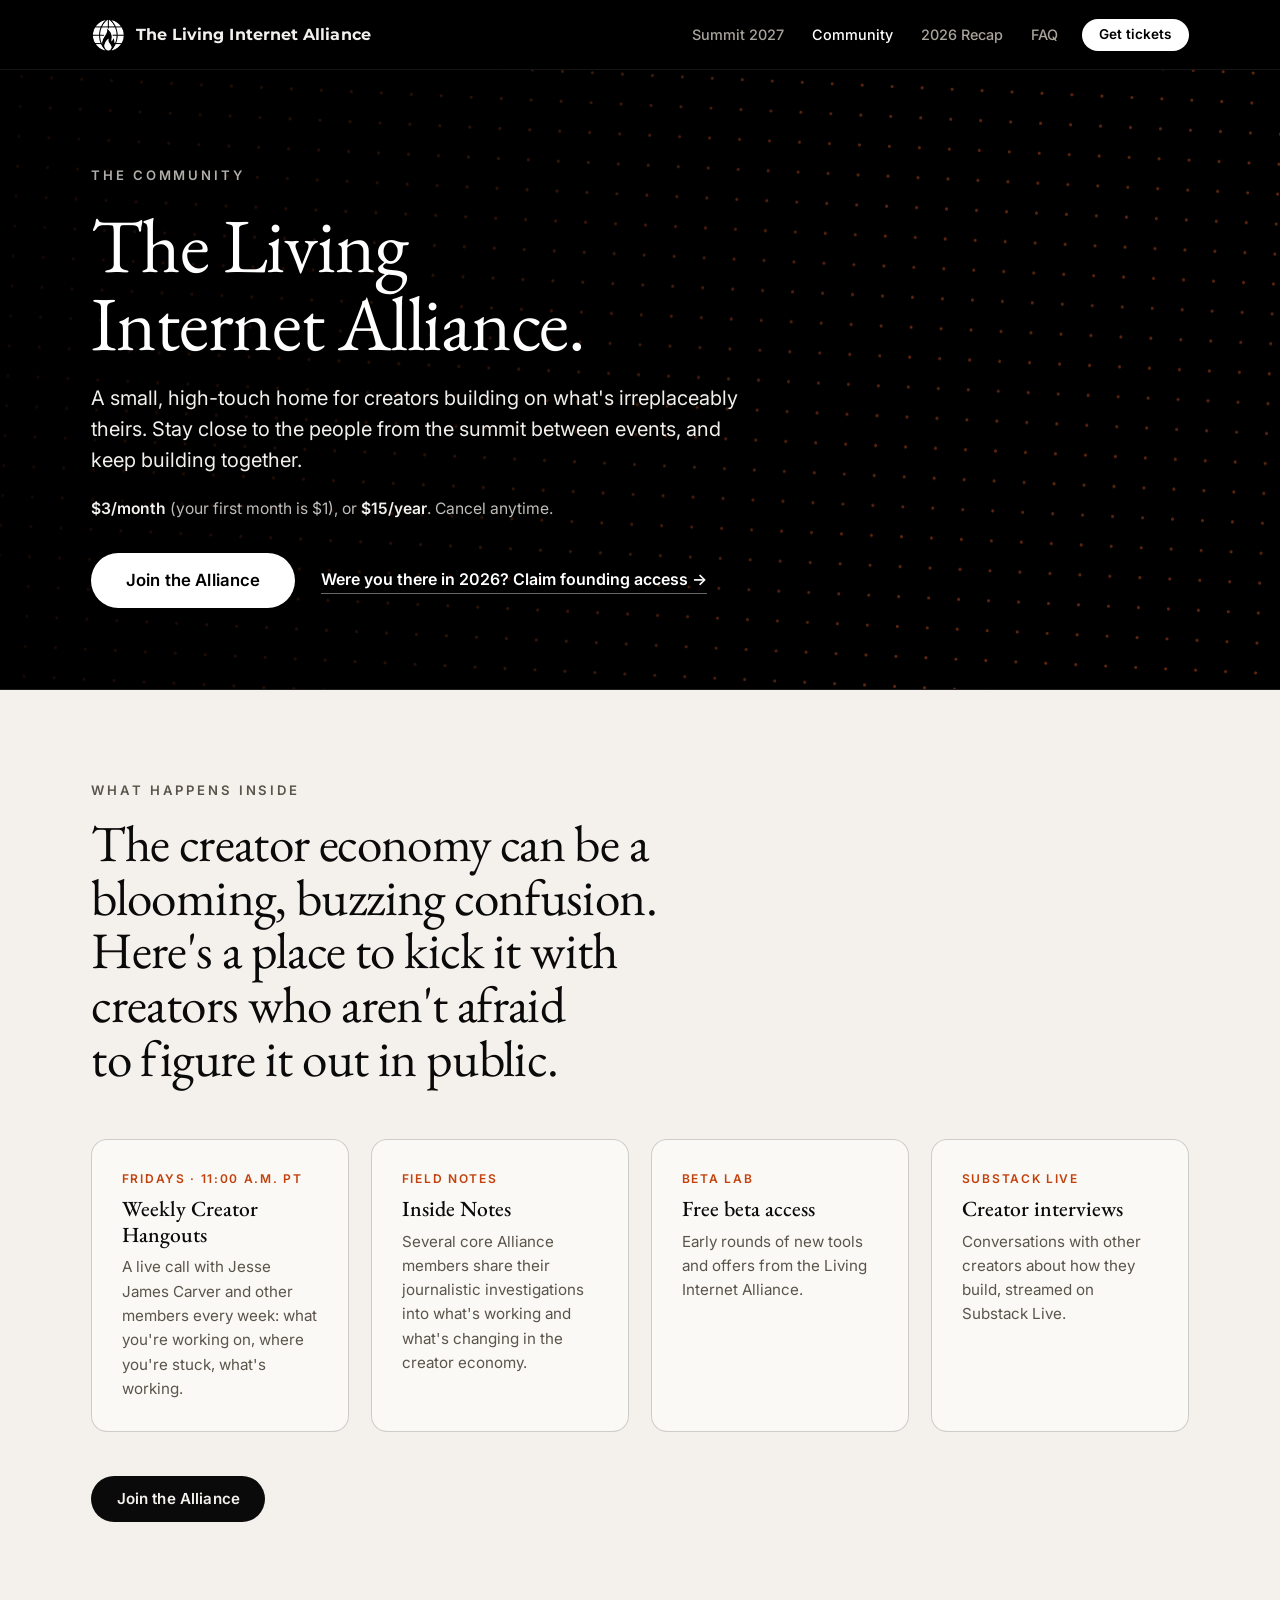
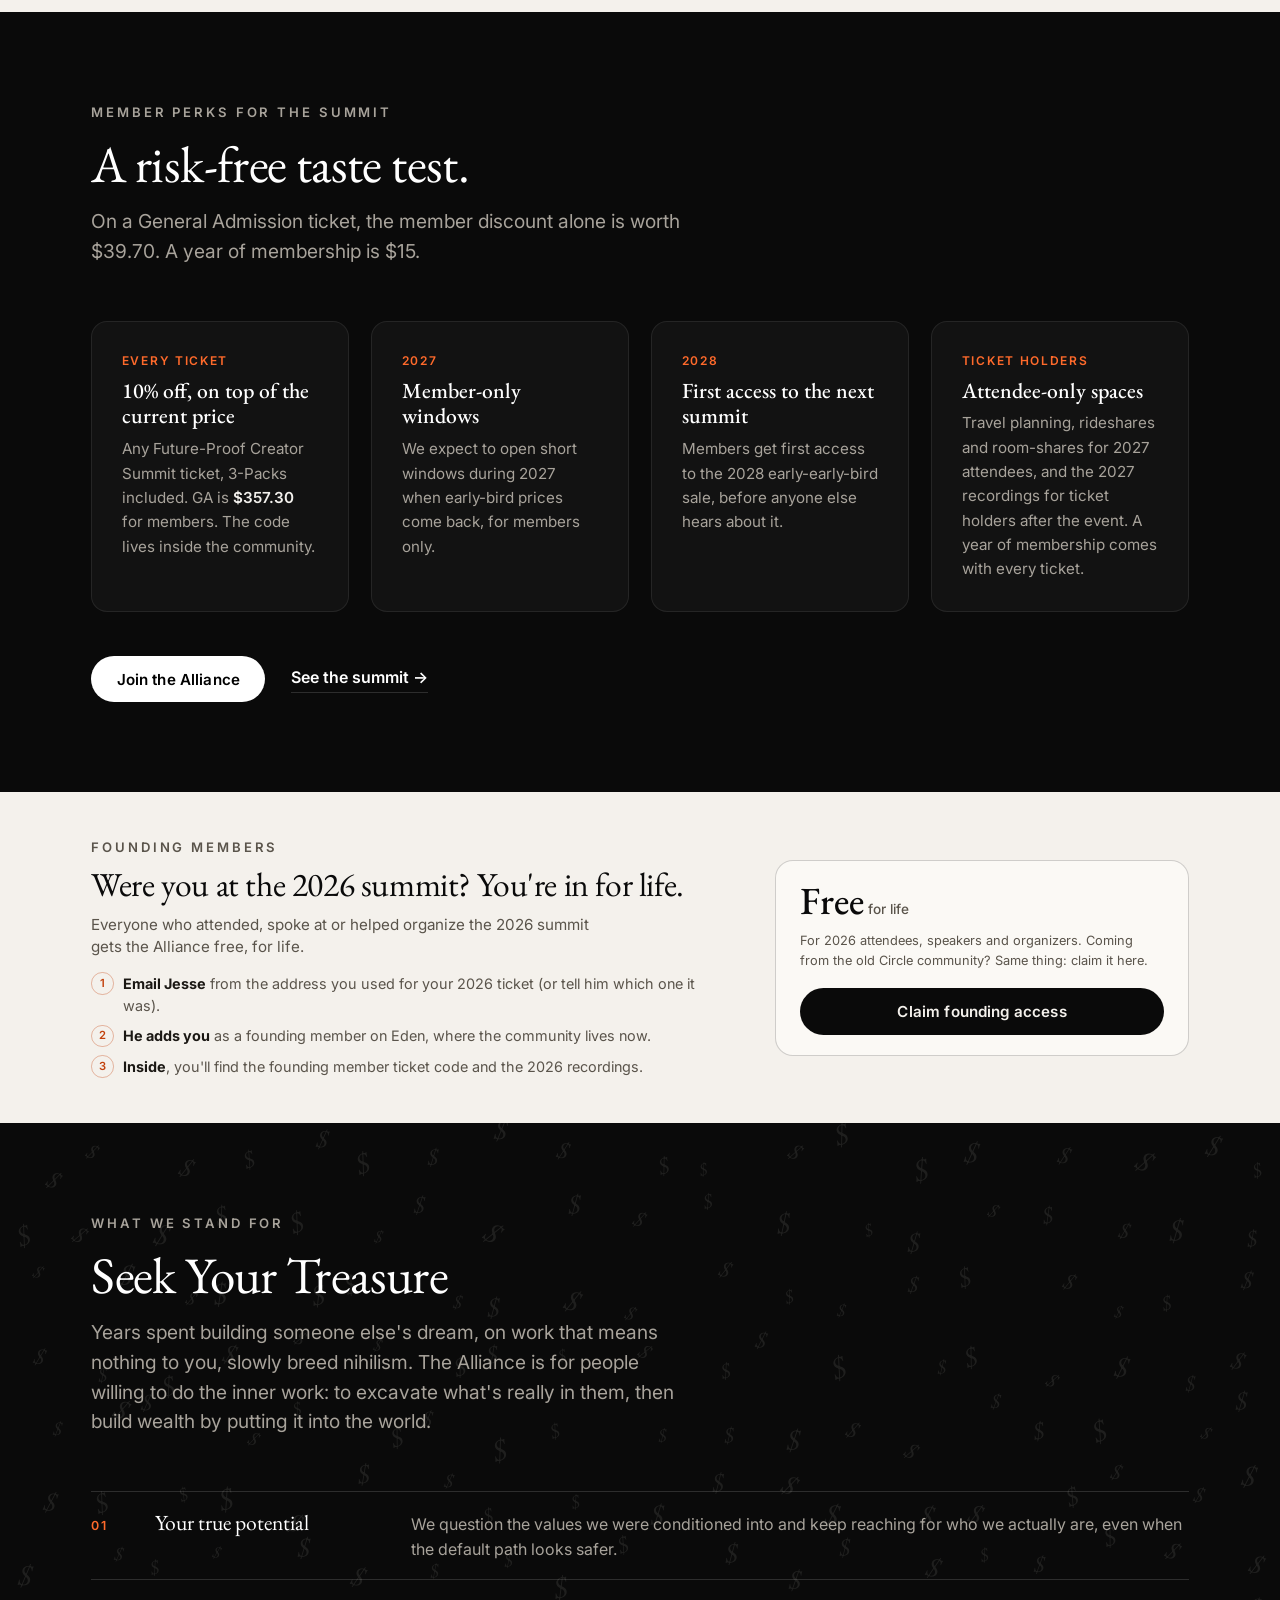
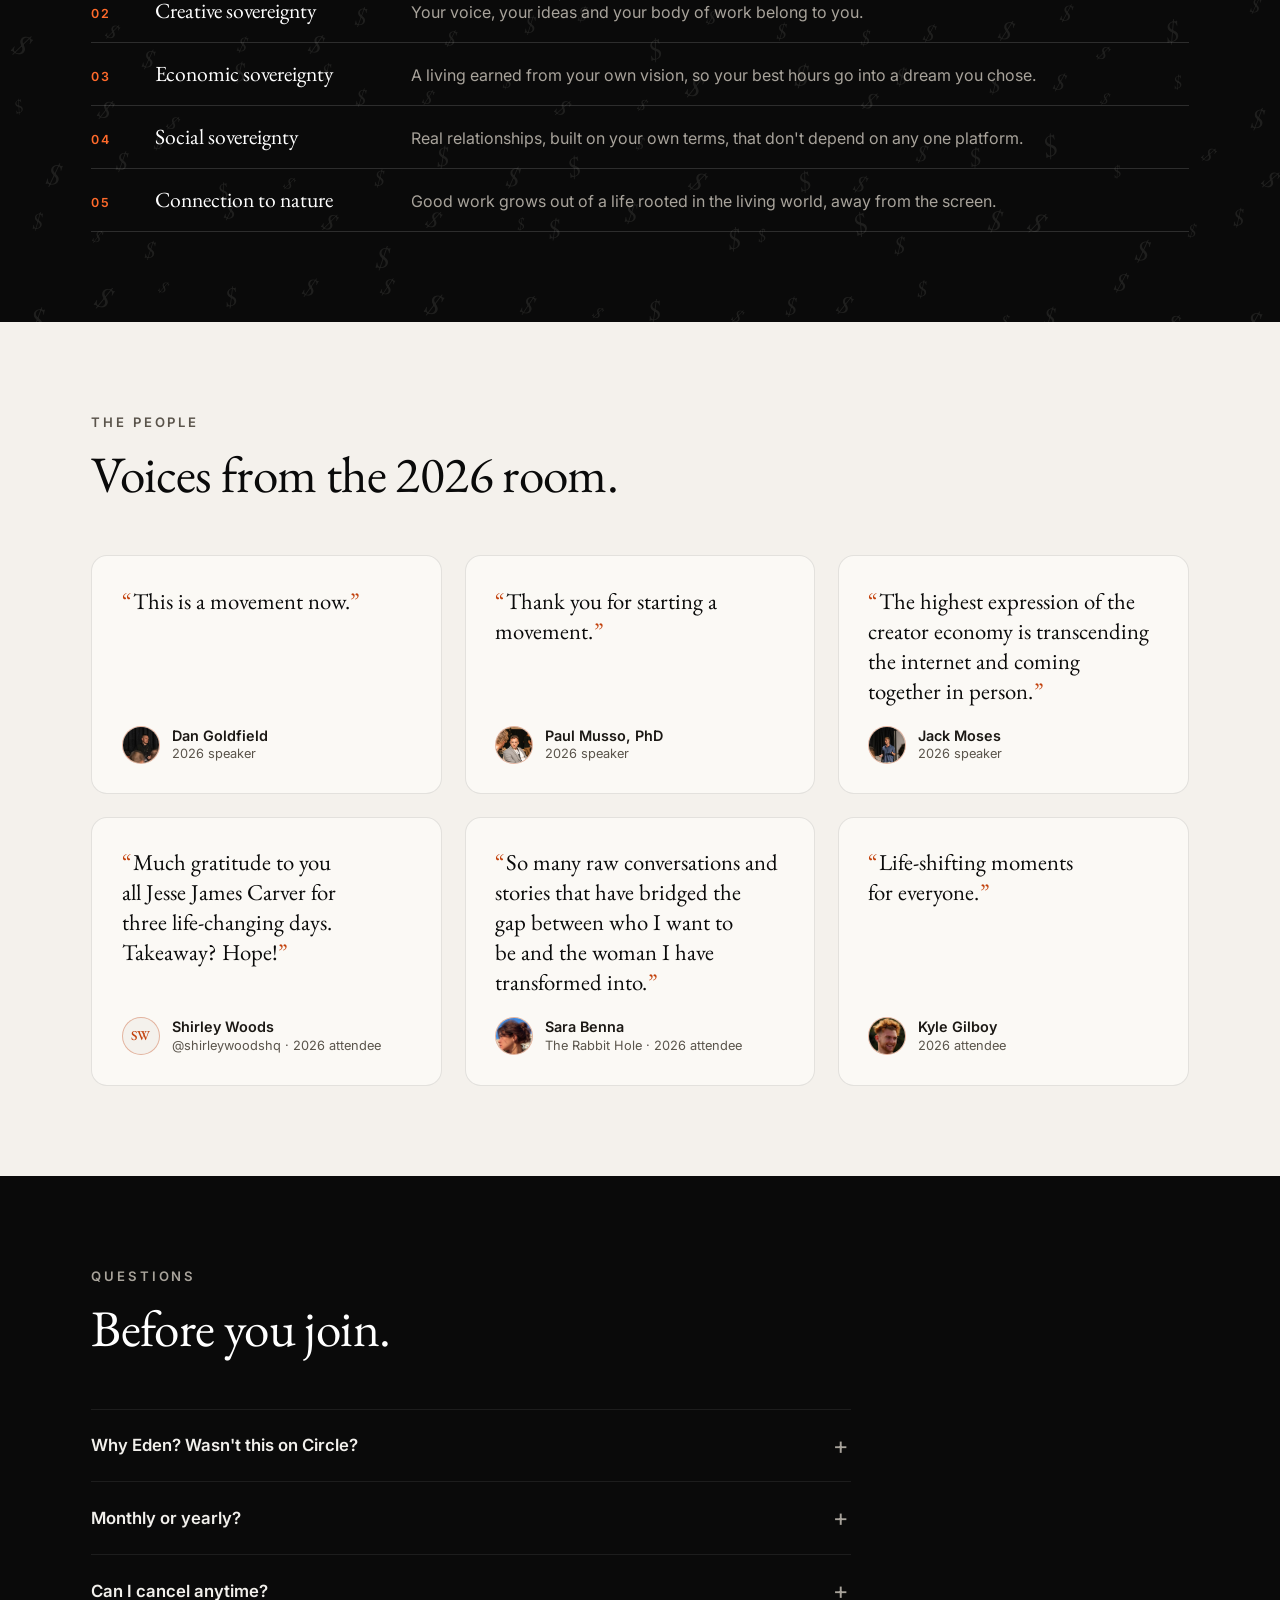
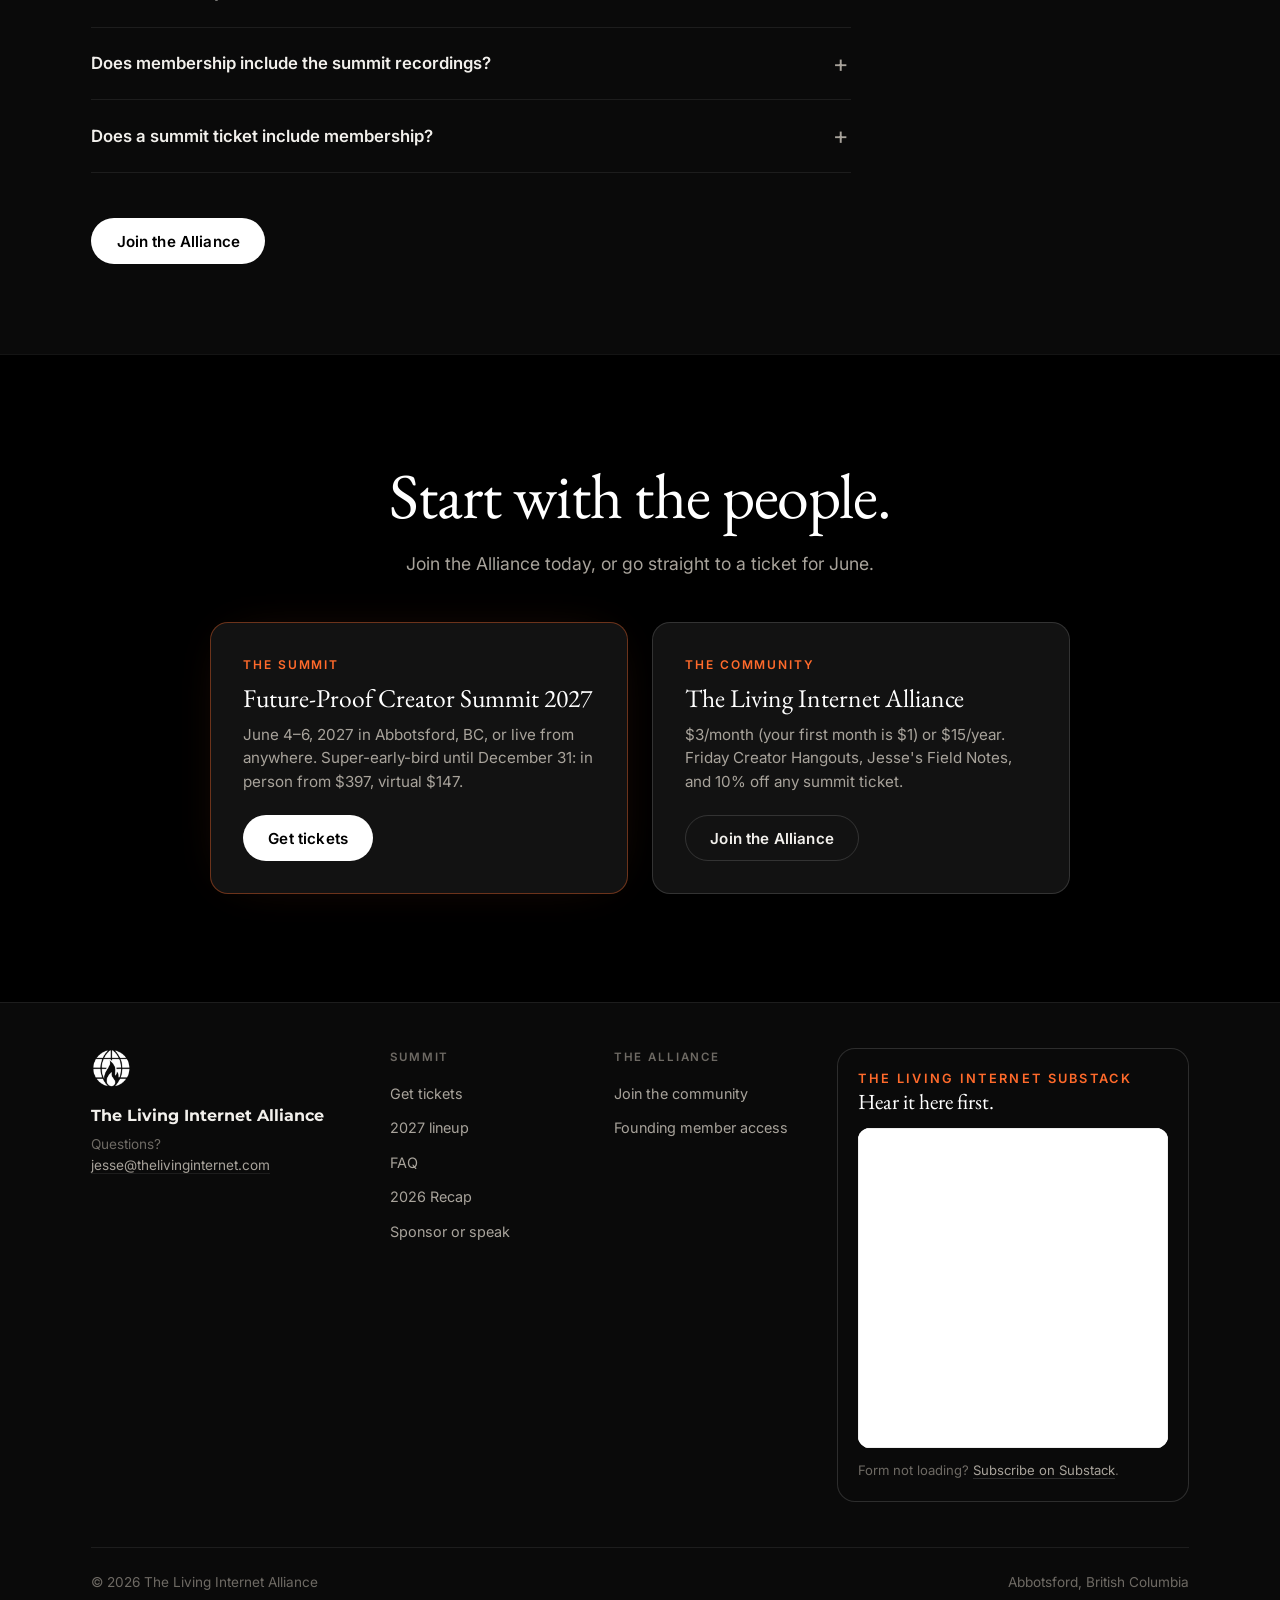
<file: community/index.html>
<!DOCTYPE html>
<html lang="en">
<head>
  <meta charset="UTF-8" />
  <meta name="viewport" content="width=device-width, initial-scale=1.0" />
  <title>The Living Internet Alliance · Community</title>
  <meta name="description" content="A small, high-touch home for creators building on what's irreplaceably theirs. Friday Creator Hangouts, Field Notes, beta access and 10% off any summit ticket. $3/month or $15/year." />
  <link rel="canonical" href="https://www.thelivinginternet.com/community/" />

  <!-- Open Graph -->
  <meta property="og:title" content="The Living Internet Alliance · Community" />
  <meta property="og:description" content="A small, high-touch home for creators building on what's irreplaceably theirs. Friday Creator Hangouts, Field Notes, beta access and 10% off any summit ticket. $3/month or $15/year." />
  <meta property="og:type" content="website" />
  <meta property="og:url" content="https://www.thelivinginternet.com/community/" />
  <meta property="og:image" content="https://www.thelivinginternet.com/assets/images/summit-photos/img1-new.jpg" />
  <meta name="twitter:card" content="summary_large_image" />

  <link rel="icon" type="image/png" href="/assets/images/graphics/logo-white.png" />

  <!-- Super-early-bird ends Dec 31, 2026, 11:59pm Pacific (the switch runs at midnight Pacific, Jan 1, 2027). From then on, every
       .when-early element hides and every .when-eb (early-bird) element shows. From midnight
       Pacific, Feb 16, 2027, every .when-full element shows instead (styles.css). -->
  <script>(function(){var t=Date.now(),h=document.documentElement;if(t>=Date.parse('2027-02-16T00:00:00-08:00'))h.classList.add('is-full-price');else if(t>=Date.parse('2027-01-01T00:00:00-08:00'))h.classList.add('is-early-bird');})();</script>

  <!-- Fonts: EB Garamond (display) + Inter (body) + Montserrat (wordmark) -->
  <link rel="preconnect" href="https://fonts.googleapis.com" />
  <link rel="preconnect" href="https://fonts.gstatic.com" crossorigin />
  <link href="https://fonts.googleapis.com/css2?family=EB+Garamond:ital,wght@0,400;0,500;0,600;1,400&family=Inter:wght@400;500;600;700&family=Montserrat:wght@600;700&display=swap" rel="stylesheet" />

  <link rel="stylesheet" href="/styles.css" />
</head>
<body>
  <a class="skip-link" href="#main">Skip to content</a>

  <!-- ===================== NAV (shared) ===================== -->
  <header class="nav" id="top">
    <div class="nav__inner">
      <a class="nav__brand" href="/" aria-label="The Living Internet Alliance, home">
        <img src="/assets/images/graphics/logo-white-128.png" alt="The Living Internet Alliance logo" class="nav__logo" width="128" height="128" />
        <span class="nav__wordmark">The Living Internet Alliance</span>
      </a>
      <nav class="nav__links" id="navLinks" aria-label="Primary">
        <a href="/">Summit 2027</a>
        <a href="/community/" aria-current="page">Community</a>
        <a href="/2026/">2026 Recap</a>
        <a href="/faq/">FAQ</a>
      </nav>
      <a href="/#tickets" class="btn btn--solid nav__cta">Get tickets</a>
      <button type="button" class="nav__toggle" aria-controls="navLinks" aria-expanded="false" aria-label="Open menu"><span class="nav__toggle-bars"></span></button>
    </div>
  </header>

  <main id="main" tabindex="-1">
  <!-- ===================== 1 · HERO ===================== -->
  <section class="page-hero page-hero--dots" aria-labelledby="community-title">
    <canvas class="page-hero__dots" aria-hidden="true"></canvas>
    <div class="page-hero__inner">
      <p class="eyebrow member-band__eyebrow">The community</p>
      <h1 class="page-hero__title" id="community-title">The Living Internet Alliance.</h1>
      <p class="page-hero__sub">
        A small, high-touch home for creators building on what's irreplaceably theirs. Stay close
        to the people from the summit between events, and keep building together.
      </p>
      <p class="page-hero__price"><strong>$3/month</strong> (your first month is $1), or <strong>$15/year</strong>. Cancel anytime.</p>
      <div class="actions">
        <a href="https://jesse.eden.so/the-living-internet-alliance?checkout=direct" class="btn btn--solid btn--lg">Join the Alliance</a>
        <a href="#founding" class="textlink">Were you there in 2026? Claim founding access</a>
      </div>
    </div>
  </section>

  <!-- ===================== 2 · WHAT HAPPENS INSIDE ===================== -->
  <section id="inside" class="section theme-bone" aria-labelledby="inside-title">
    <div class="section__inner">
      <header class="section-head">
        <p class="eyebrow">What happens inside</p>
        <h2 class="section-title" id="inside-title">The creator economy can be a blooming, buzzing confusion. Here's a place to kick it with creators who aren't afraid to figure it out in public.</h2>
      </header>
      <ul class="cards">
        <li class="card">
          <p class="card__kicker">Fridays &middot; 11:00 a.m. PT</p>
          <p class="card__title">Weekly Creator Hangouts</p>
          <p class="card__desc">A live call with Jesse James Carver and other members every week: what you're working on, where you're stuck, what's working.</p>
        </li>
        <li class="card">
          <p class="card__kicker">Field Notes</p>
          <p class="card__title">Inside Notes</p>
          <p class="card__desc">Several core Alliance members share their journalistic investigations into what's working and what's changing in the creator economy.</p>
        </li>
        <li class="card">
          <p class="card__kicker">Beta Lab</p>
          <p class="card__title">Free beta access</p>
          <p class="card__desc">Early rounds of new tools and offers from the Living Internet Alliance.</p>
        </li>
        <li class="card">
          <p class="card__kicker">Substack Live</p>
          <p class="card__title">Creator interviews</p>
          <p class="card__desc">Conversations with other creators about how they build, streamed on Substack Live.</p>
        </li>
      </ul>
      <div class="actions">
        <a href="https://jesse.eden.so/the-living-internet-alliance?checkout=direct" class="btn btn--ink">Join the Alliance</a>
      </div>
    </div>
  </section>

  <!-- ===================== 3 · MEMBER PERKS FOR THE SUMMIT ===================== -->
  <section id="perks" class="section" aria-labelledby="perks-title">
    <div class="section__inner">
      <header class="section-head">
        <p class="eyebrow">Member perks for the summit</p>
        <h2 class="section-title" id="perks-title">A risk-free taste test.</h2>
        <p class="section-intro">
          On a General Admission ticket, the member discount alone is worth
          <span class="when-early">$39.70</span><span class="when-eb">$44.73</span><span class="when-full">$49.70</span>. A year of membership is $15.
        </p>
      </header>
      <ul class="cards">
        <li class="card">
          <p class="card__kicker">Every ticket</p>
          <p class="card__title">10% off, on top of the current price</p>
          <p class="card__desc">Any Future-Proof Creator Summit ticket, 3-Packs included. GA is
            <strong><span class="when-early">$357.30</span><span class="when-eb">$402.57</span><span class="when-full">$447.30</span></strong> for members.
            The code lives inside the community.</p>
        </li>
        <li class="card">
          <p class="card__kicker">2027</p>
          <p class="card__title">Member-only windows</p>
          <p class="card__desc">We expect to open short windows during 2027 when early-bird prices come back, for members only.</p>
        </li>
        <li class="card">
          <p class="card__kicker">2028</p>
          <p class="card__title">First access to the next summit</p>
          <p class="card__desc">Members get first access to the 2028 early-early-bird sale, before anyone else hears about it.</p>
        </li>
        <li class="card">
          <p class="card__kicker">Ticket holders</p>
          <p class="card__title">Attendee-only spaces</p>
          <p class="card__desc">Travel planning, rideshares and room-shares for 2027 attendees, and the 2027 recordings for ticket holders after the event. A year of membership comes with every ticket.</p>
        </li>
      </ul>
      <div class="actions">
        <a href="https://jesse.eden.so/the-living-internet-alliance?checkout=direct" class="btn btn--solid">Join the Alliance</a>
        <a href="/" class="textlink">See the summit</a>
      </div>
    </div>
  </section>

  <!-- ===================== 4 · FOUNDING MEMBERS ===================== -->
  <section id="founding" class="section section--whisper theme-bone" aria-labelledby="founding-title">
    <div class="section__inner founding">
      <div>
        <p class="eyebrow">Founding members</p>
        <h2 class="section-title" id="founding-title">Were you at the 2026 summit? You're in for life.</h2>
        <p class="section-intro">Everyone who attended, spoke at or helped organize the 2026 summit gets the Alliance free, for life.</p>
        <ol class="founding__steps">
          <li><strong>Email Jesse</strong> from the address you used for your 2026 ticket (or tell him which one it was).</li>
          <li><strong>He adds you</strong> as a founding member on Eden, where the community lives now.</li>
          <li><strong>Inside</strong>, you'll find the founding member ticket code and the 2026 recordings.</li>
        </ol>
      </div>
      <div class="alliance-band__card">
        <p class="price-big">Free<small> for life</small></p>
        <p class="price-note">For 2026 attendees, speakers and organizers. Coming from the old Circle community? Same thing: claim it here.</p>
        <a href="mailto:jesse@thelivinginternet.com?subject=Founding%20member%20access&amp;body=Hi%20Jesse%2C%20I%20was%20at%20the%202026%20summit.%20The%20email%20I%20used%20for%20my%20ticket%20is%3A%20" class="btn btn--ink">Claim founding access</a>
      </div>
    </div>
  </section>

  <!-- ===================== 5 · WHAT WE STAND FOR ===================== -->
  <section id="values" class="section section--dollars" aria-labelledby="values-title">
    <canvas class="dollars-canvas" aria-hidden="true"></canvas>
    <div class="section__inner">
      <header class="section-head">
        <p class="eyebrow">What we stand for</p>
        <h2 class="section-title" id="values-title">Seek Your Treasure</h2>
        <p class="section-intro">
          Years spent building someone else's dream, on work that means nothing to you, slowly breed
          nihilism. The Alliance is for people willing to do the inner work: to excavate what's really
          in them, then build wealth by putting it into the world.
        </p>
      </header>
      <ol class="values">
        <li class="value"><span class="value__name">Your true potential</span><span class="value__line">We question the values we were conditioned into and keep reaching for who we actually are, even when the default path looks safer.</span></li>
        <li class="value"><span class="value__name">Creative sovereignty</span><span class="value__line">Your voice, your ideas and your body of work belong to you.</span></li>
        <li class="value"><span class="value__name">Economic sovereignty</span><span class="value__line">A living earned from your own vision, so your best hours go into a dream you chose.</span></li>
        <li class="value"><span class="value__name">Social sovereignty</span><span class="value__line">Real relationships, built on your own terms, that don't depend on any one platform.</span></li>
        <li class="value"><span class="value__name">Connection to nature</span><span class="value__line">Good work grows out of a life rooted in the living world, away from the screen.</span></li>
      </ol>
    </div>
  </section>

  <!-- ===================== 6 · FACES ===================== -->
  <!-- For now: transcribed quotes from 2026 attendees and speakers. Swap in member
       quotes with headshots once those are collected. -->
  <section id="faces" class="section theme-bone" aria-labelledby="faces-title">
    <div class="section__inner">
      <header class="section-head">
        <p class="eyebrow">The people</p>
        <h2 class="section-title" id="faces-title">Voices from the 2026 room.</h2>
      </header>
      <div class="quotes">
        <figure class="quote">
          <blockquote class="quote__text">This is a movement now.</blockquote>
          <figcaption class="quote__who">
            <span class="quote__avatar" aria-hidden="true"><img src="/assets/images/speakers/dan-goldfield-web.jpg" alt="Dan Goldfield, speaker at the 2026 summit" loading="lazy" decoding="async" width="240" height="240" /></span>
            <span><span class="quote__name">Dan Goldfield</span><span class="quote__meta">2026 speaker</span></span>
          </figcaption>
        </figure>
        <figure class="quote">
          <blockquote class="quote__text">Thank you for starting a movement.</blockquote>
          <figcaption class="quote__who">
            <span class="quote__avatar" aria-hidden="true"><img src="/assets/images/speakers/paul-musso-web.jpg" alt="Paul Musso, speaker at the 2026 summit" loading="lazy" decoding="async" width="240" height="240" /></span>
            <span><span class="quote__name">Paul Musso, PhD</span><span class="quote__meta">2026 speaker</span></span>
          </figcaption>
        </figure>
        <figure class="quote">
          <blockquote class="quote__text">The highest expression of the creator economy is transcending the internet and coming together in person.</blockquote>
          <figcaption class="quote__who">
            <span class="quote__avatar" aria-hidden="true"><img src="/assets/images/speakers/jack-moses-web.jpg" alt="Jack Moses, speaker at the 2026 summit" loading="lazy" decoding="async" width="240" height="240" /></span>
            <span><span class="quote__name">Jack Moses</span><span class="quote__meta">2026 speaker</span></span>
          </figcaption>
        </figure>
        <figure class="quote">
          <blockquote class="quote__text">Much gratitude to you all Jesse James Carver for three life-changing days. Takeaway? Hope!</blockquote>
          <figcaption class="quote__who">
            <span class="quote__avatar" aria-hidden="true">SW</span>
            <span><span class="quote__name">Shirley Woods</span><span class="quote__meta">@shirleywoodshq &middot; 2026 attendee</span></span>
          </figcaption>
        </figure>
        <figure class="quote">
          <blockquote class="quote__text">So many raw conversations and stories that have bridged the gap between who I want to be and the woman I have transformed into.</blockquote>
          <figcaption class="quote__who">
            <span class="quote__avatar" aria-hidden="true"><img src="/assets/images/testimonials/sara-avatar.jpg" alt="Sara, 2026 summit attendee" loading="lazy" decoding="async" width="160" height="160" /></span>
            <span><span class="quote__name">Sara Benna</span><span class="quote__meta">The Rabbit Hole &middot; 2026 attendee</span></span>
          </figcaption>
        </figure>
        <figure class="quote">
          <blockquote class="quote__text">Life-shifting moments for everyone.</blockquote>
          <figcaption class="quote__who">
            <span class="quote__avatar" aria-hidden="true"><img src="/assets/images/testimonials/kyle-avatar.jpg" alt="Kyle, 2026 summit attendee" loading="lazy" decoding="async" width="160" height="160" /></span>
            <span><span class="quote__name">Kyle Gilboy</span><span class="quote__meta">2026 attendee</span></span>
          </figcaption>
        </figure>
      </div>
    </div>
  </section>

  <!-- ===================== 7 · SMALL FAQ ===================== -->
  <section id="community-faq" class="section" aria-labelledby="cfaq-title">
    <div class="section__inner">
      <header class="section-head">
        <p class="eyebrow">Questions</p>
        <h2 class="section-title" id="cfaq-title">Before you join.</h2>
      </header>
      <div class="faq__list faq__list--left">
        <details class="faq__item">
          <summary class="faq__q">Why Eden? Wasn't this on Circle?</summary>
          <div class="faq__a"><p>It was. The community moved from Circle to Eden in October 2026, and the Circle community is closing.
            If you were a member there, join on Eden. If you were at the 2026 summit, <a href="#founding">claim founding access</a> instead.</p></div>
        </details>
        <details class="faq__item">
          <summary class="faq__q">Monthly or yearly?</summary>
          <div class="faq__a"><p>Monthly is $3 (your first month is $1). Yearly is $15, about 58% less over a year. Both get you everything above.</p></div>
        </details>
        <details class="faq__item">
          <summary class="faq__q">Can I cancel anytime?</summary>
          <div class="faq__a"><p>Yes. It's a simple subscription with no contract.</p></div>
        </details>
        <details class="faq__item">
          <summary class="faq__q">Does membership include the summit recordings?</summary>
          <div class="faq__a"><p>Not by itself. Every 2027 ticket (GA, VIP and Virtual) includes both the 2027 recordings and the 2026 recordings,
            along with a year of membership to watch them in. 2026 attendees and founding members get the 2026 recordings too.
            Membership on its own gets you 10% off the ticket.</p></div>
        </details>
        <details class="faq__item">
          <summary class="faq__q">Does a summit ticket include membership?</summary>
          <div class="faq__a"><p>Yes. Every summit ticket (GA, VIP, Virtual, and each seat in a 3-Pack) includes a year of membership. It starts when you buy your ticket and runs until a year after the summit, June 2028. After that it ends unless you renew at $3/month or $15/year. You can also join first for the 10% off, then buy your ticket.</p></div>
        </details>
      </div>
      <div class="actions section-foot">
        <a href="https://jesse.eden.so/the-living-internet-alliance?checkout=direct" class="btn btn--solid">Join the Alliance</a>
      </div>
    </div>
  </section>
  </main>

  <!-- ===================== TWO-OPTION CLOSE (shared) ===================== -->
  <section class="final" aria-labelledby="final-title">
    <div class="final__inner">
      <h2 class="final__title" id="final-title">Start with the people.</h2>
      <p class="final__sub">Join the Alliance today, or go straight to a ticket for June.</p>
    </div>
    <div class="final__options">
      <div class="option option--primary">
        <p class="option__label">The summit</p>
        <p class="option__title">Future-Proof Creator Summit 2027</p>
        <p class="option__body">June 4&ndash;6, 2027 in Abbotsford, BC, or live from anywhere.
          <span class="when-early">Super-early-bird until December 31: in person from $397, virtual $147.</span><span class="when-eb">Early-bird until February 15: in person from $447.30, virtual $177.30.</span><span class="when-full">In person from $497, virtual $197.</span></p>
        <a href="/#tickets" class="btn btn--solid">Get tickets</a>
      </div>
      <div class="option">
        <p class="option__label">The community</p>
        <p class="option__title">The Living Internet Alliance</p>
        <p class="option__body">$3/month (your first month is $1) or $15/year. Friday Creator Hangouts, Jesse's Field Notes, and 10% off any summit ticket.</p>
        <a href="/community/" class="btn btn--ghost">Join the Alliance</a>
      </div>
    </div>
  </section>

  <!-- ===================== FOOTER (shared) ===================== -->
  <footer class="footer" id="footer">
    <div class="footer__grid">
      <div class="footer__about">
        <img src="/assets/images/graphics/logo-white-128.png" alt="The Living Internet Alliance logo" class="footer__logo" width="128" height="128" loading="lazy" />
        <p class="footer__brand">The Living Internet Alliance</p>
        <p class="footer__meta">Questions? <a href="mailto:jesse@thelivinginternet.com">jesse@thelivinginternet.com</a></p>
      </div>
      <div>
        <p class="footer__col-title">Summit</p>
        <ul class="footer__list">
          <li><a href="/#tickets">Get tickets</a></li>
          <li><a href="/#lineup">2027 lineup</a></li>
          <li><a href="/faq/">FAQ</a></li>
          <li><a href="/2026/">2026 Recap</a></li>
          <li><a href="mailto:jesse@thelivinginternet.com?subject=Sponsoring%20or%20speaking%20at%20FPCS%202027">Sponsor or speak</a></li>
        </ul>
      </div>
      <div>
        <p class="footer__col-title">The Alliance</p>
        <ul class="footer__list">
          <li><a href="/community/">Join the community</a></li>
          <li><a href="/community/#founding">Founding member access</a></li>
        </ul>
      </div>
      <div class="footer__signup">
        <div class="signup ">
          <p class="signup__eyebrow">The Living Internet Substack</p>
          <p class="signup__title">Hear it here first.</p>
          <div class="signup__frame">
            <iframe src="https://livinginternet.substack.com/embed" title="Subscribe to The Living Internet Substack" loading="lazy" width="480" height="320" style="border: 1px solid #EEE; background: white" frameborder="0" scrolling="no"></iframe>          </div>
          <p class="signup__fallback">Form not loading? <a href="https://livinginternet.substack.com/subscribe" target="_blank" rel="noopener">Subscribe on Substack</a>.</p>
        </div>
      </div>
    </div>
    <div class="footer__base">
      <p class="footer__meta">&copy; 2026 The Living Internet Alliance</p>
      <p class="footer__meta">Abbotsford, British Columbia</p>
    </div>
  </footer>

  <script src="/site.js"></script>
</body>
</html>
</file>
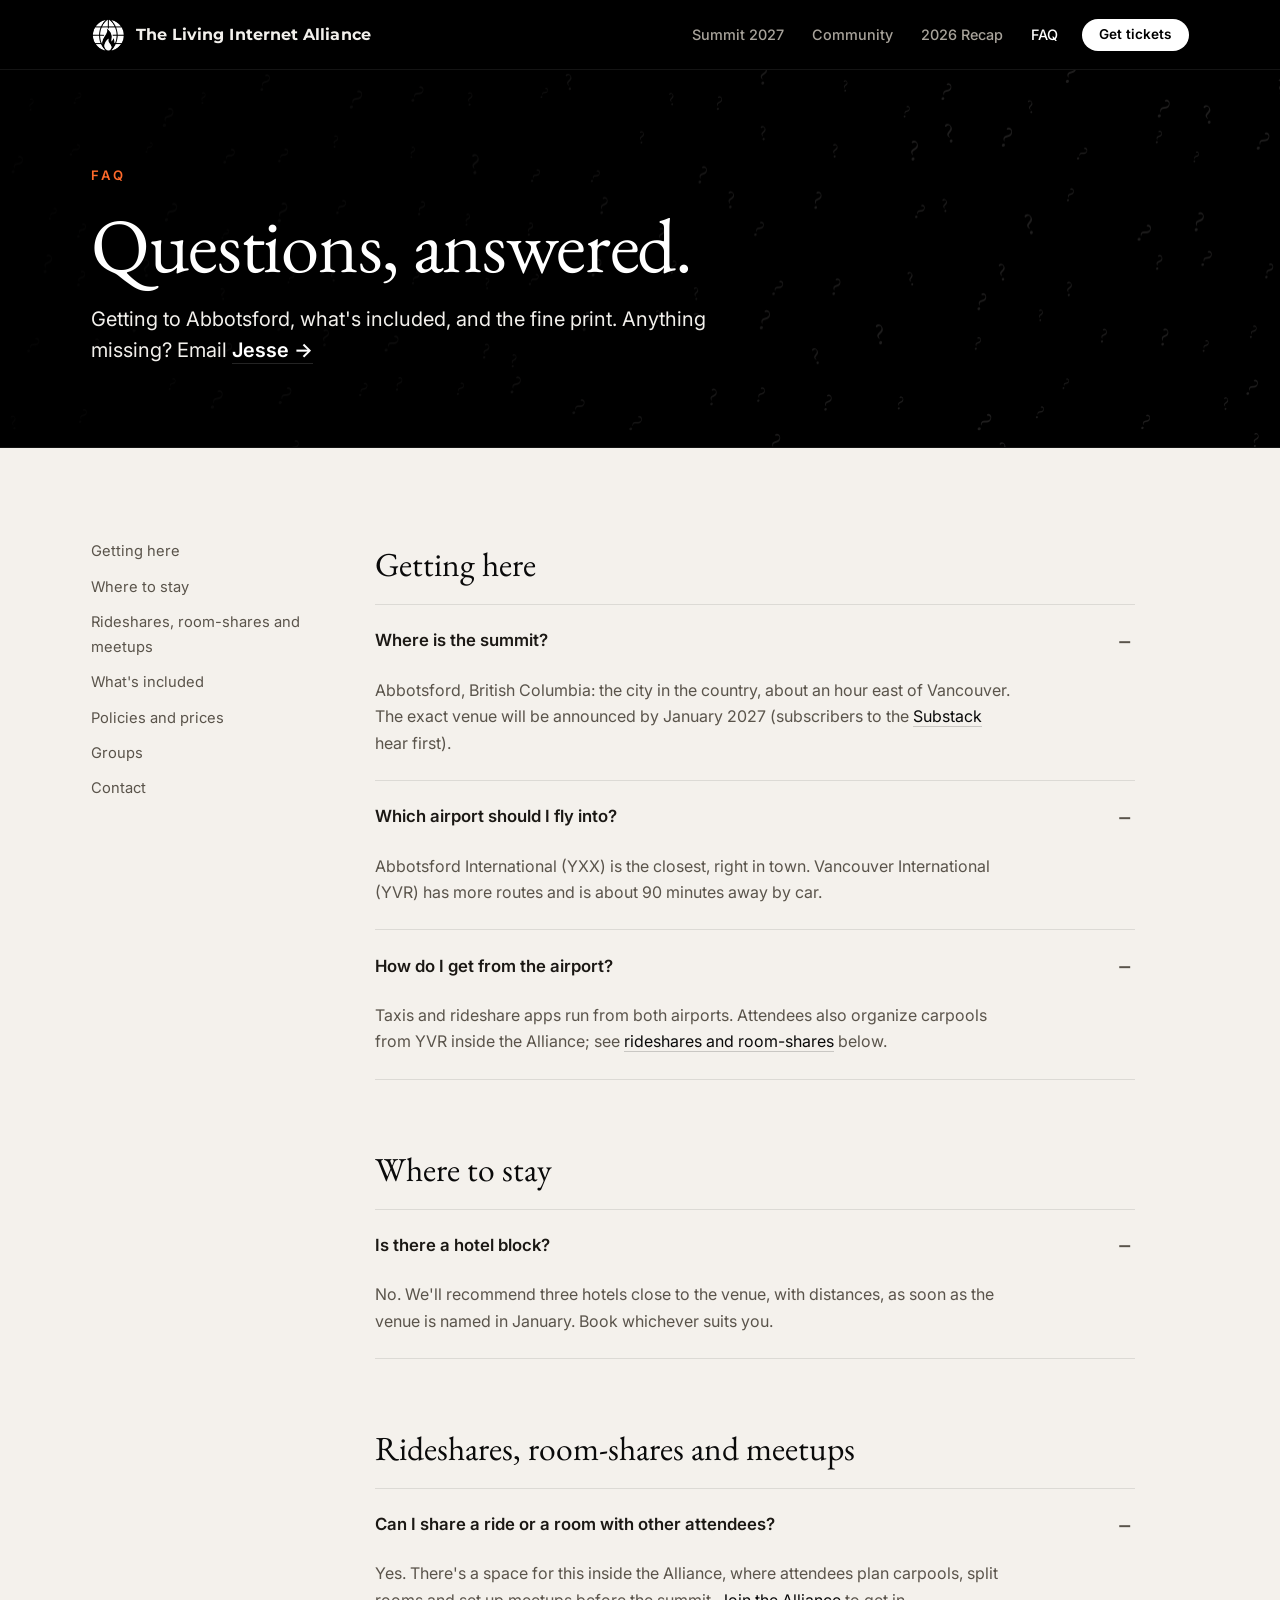
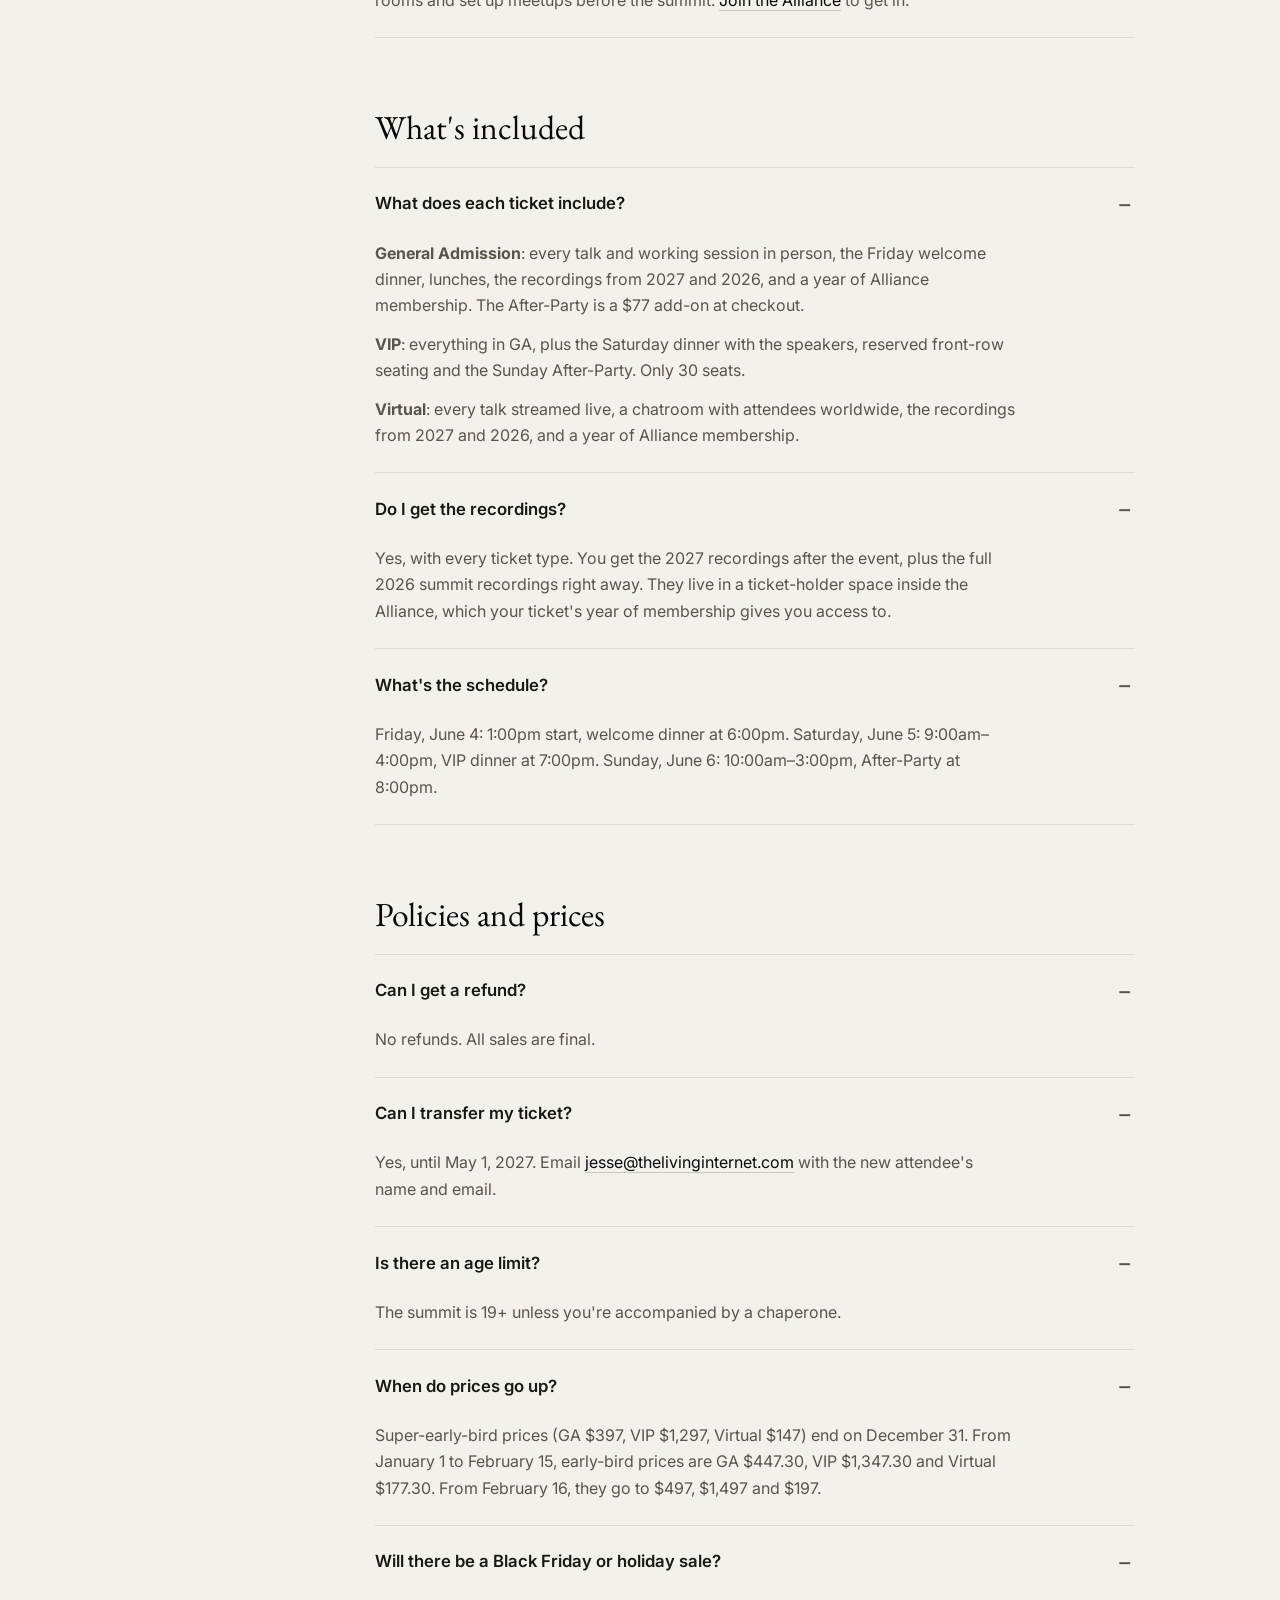
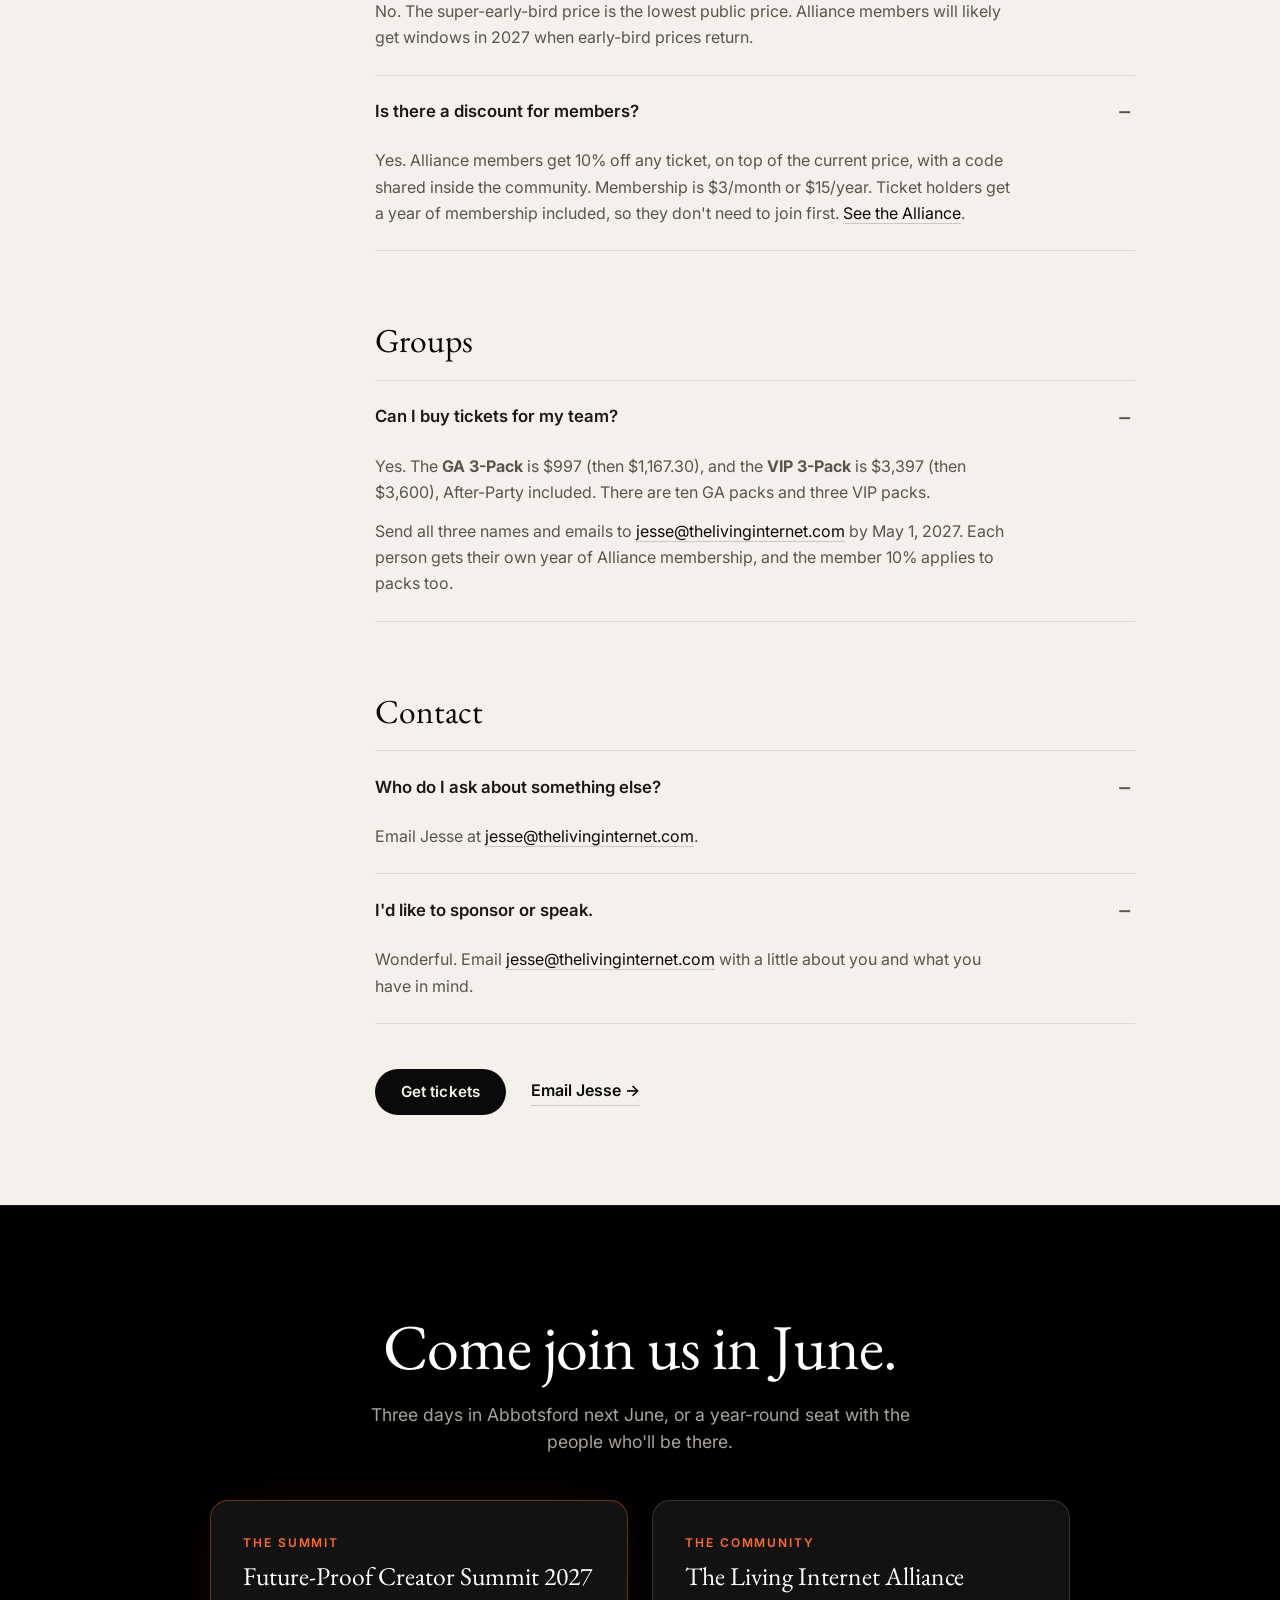
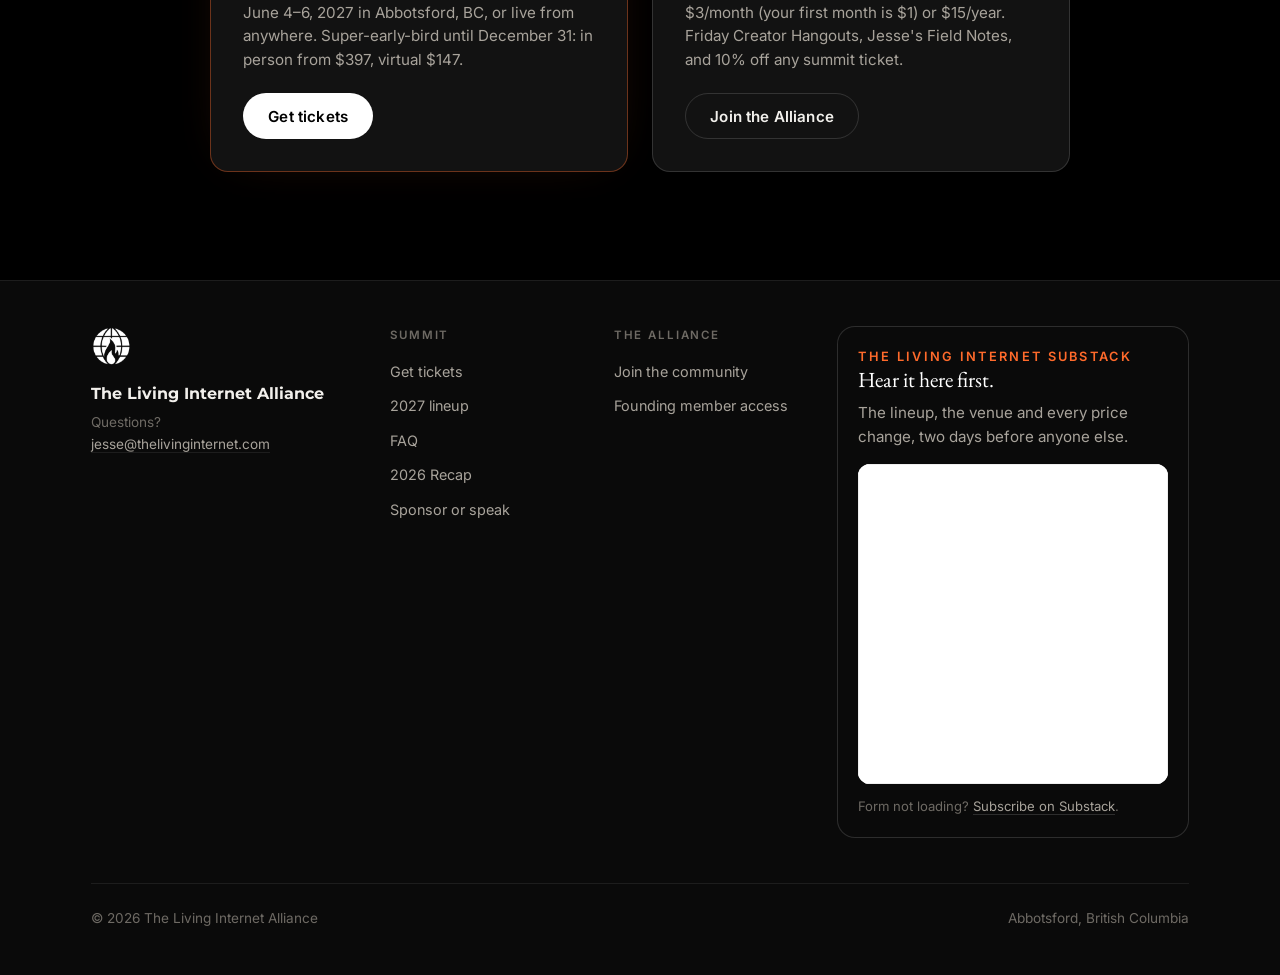
<file: faq/index.html>
<!DOCTYPE html>
<html lang="en">
<head>
  <meta charset="UTF-8" />
  <meta name="viewport" content="width=device-width, initial-scale=1.0" />
  <title>FAQ · Future-Proof Creator Summit 2027</title>
  <meta name="description" content="Getting to Abbotsford, where to stay, what each ticket includes, refunds and transfers, groups and contact for the Future-Proof Creator Summit 2027." />
  <link rel="canonical" href="https://www.thelivinginternet.com/faq/" />

  <!-- Open Graph -->
  <meta property="og:title" content="FAQ · Future-Proof Creator Summit 2027" />
  <meta property="og:description" content="Getting to Abbotsford, where to stay, what each ticket includes, refunds and transfers, groups and contact for the Future-Proof Creator Summit 2027." />
  <meta property="og:type" content="website" />
  <meta property="og:url" content="https://www.thelivinginternet.com/faq/" />
  <meta property="og:image" content="https://www.thelivinginternet.com/assets/images/summit-photos/img1-new.jpg" />
  <meta name="twitter:card" content="summary_large_image" />

  <link rel="icon" type="image/png" href="/assets/images/graphics/logo-white.png" />

  <!-- Super-early-bird ends Dec 31, 2026, 11:59pm Pacific (the switch runs at midnight Pacific, Jan 1, 2027). From then on, every
       .when-early element hides and every .when-eb (early-bird) element shows. From midnight
       Pacific, Feb 16, 2027, every .when-full element shows instead (styles.css). -->
  <script>(function(){var t=Date.now(),h=document.documentElement;if(t>=Date.parse('2027-02-16T00:00:00-08:00'))h.classList.add('is-full-price');else if(t>=Date.parse('2027-01-01T00:00:00-08:00'))h.classList.add('is-early-bird');})();</script>

  <!-- Fonts: EB Garamond (display) + Inter (body) + Montserrat (wordmark) -->
  <link rel="preconnect" href="https://fonts.googleapis.com" />
  <link rel="preconnect" href="https://fonts.gstatic.com" crossorigin />
  <link href="https://fonts.googleapis.com/css2?family=EB+Garamond:ital,wght@0,400;0,500;0,600;1,400&family=Inter:wght@400;500;600;700&family=Montserrat:wght@600;700&display=swap" rel="stylesheet" />

  <link rel="stylesheet" href="/styles.css" />
</head>
<body>
  <a class="skip-link" href="#main">Skip to content</a>

  <!-- ===================== NAV (shared) ===================== -->
  <header class="nav" id="top">
    <div class="nav__inner">
      <a class="nav__brand" href="/" aria-label="The Living Internet Alliance, home">
        <img src="/assets/images/graphics/logo-white-128.png" alt="The Living Internet Alliance logo" class="nav__logo" width="128" height="128" />
        <span class="nav__wordmark">The Living Internet Alliance</span>
      </a>
      <nav class="nav__links" id="navLinks" aria-label="Primary">
        <a href="/">Summit 2027</a>
        <a href="/community/">Community</a>
        <a href="/2026/">2026 Recap</a>
        <a href="/faq/" aria-current="page">FAQ</a>
      </nav>
      <a href="/#tickets" class="btn btn--solid nav__cta">Get tickets</a>
      <button type="button" class="nav__toggle" aria-controls="navLinks" aria-expanded="false" aria-label="Open menu"><span class="nav__toggle-bars"></span></button>
    </div>
  </header>

  <main id="main" tabindex="-1">
  <section class="page-hero page-hero--questions" aria-labelledby="faq-title">
    <canvas class="page-hero__field" aria-hidden="true"></canvas>
    <div class="page-hero__inner">
      <p class="eyebrow member-band__eyebrow">FAQ</p>
      <h1 class="page-hero__title" id="faq-title">Questions, answered.</h1>
      <p class="page-hero__sub">Getting to Abbotsford, what's included, and the fine print. Anything missing? Email
        <a class="textlink" href="mailto:jesse@thelivinginternet.com">Jesse</a></p>
    </div>
  </section>

  <section class="section theme-bone" aria-label="Frequently asked questions">
    <div class="section__inner faq-layout">
      <ul class="faq-toc" aria-label="Jump to">
        <li><a href="#getting-here">Getting here</a></li>
        <li><a href="#stay">Where to stay</a></li>
        <li><a href="#meetups">Rideshares, room-shares and meetups</a></li>
        <li><a href="#included">What's included</a></li>
        <li><a href="#policies">Policies and prices</a></li>
        <li><a href="#groups">Groups</a></li>
        <li><a href="#contact">Contact</a></li>
      </ul>
      <div>
      <div class="faq-group">
        <h2 class="faq-group__title" id="getting-here">Getting here</h2>
        <div class="faq__list faq__list--left">
        <details class="faq__item" open>
          <summary class="faq__q">Where is the summit?</summary>
          <div class="faq__a"><p>Abbotsford, British Columbia: the city in the country, about an hour east of Vancouver. The exact venue will be announced by January 2027 (subscribers to the <a href="/#lineup">Substack</a> hear first).</p></div>
        </details>
        <details class="faq__item" open>
          <summary class="faq__q">Which airport should I fly into?</summary>
          <div class="faq__a"><p>Abbotsford International (YXX) is the closest, right in town. Vancouver International (YVR) has more routes and is about 90 minutes away by car.</p></div>
        </details>
        <details class="faq__item" open>
          <summary class="faq__q">How do I get from the airport?</summary>
          <div class="faq__a"><p>Taxis and rideshare apps run from both airports. Attendees also organize carpools from YVR inside the Alliance; see <a href="#meetups">rideshares and room-shares</a> below.</p></div>
        </details>
        </div>
      </div>
      <div class="faq-group">
        <h2 class="faq-group__title" id="stay">Where to stay</h2>
        <div class="faq__list faq__list--left">
        <details class="faq__item" open>
          <summary class="faq__q">Is there a hotel block?</summary>
          <div class="faq__a"><p>No. We'll recommend three hotels close to the venue, with distances, as soon as the venue is named in January. Book whichever suits you.</p></div>
        </details>
        </div>
      </div>
      <div class="faq-group">
        <h2 class="faq-group__title" id="meetups">Rideshares, room-shares and meetups</h2>
        <div class="faq__list faq__list--left">
        <details class="faq__item" open>
          <summary class="faq__q">Can I share a ride or a room with other attendees?</summary>
          <div class="faq__a"><p>Yes. There's a space for this inside the Alliance, where attendees plan carpools, split rooms and set up meetups before the summit. <a href="/community/">Join the Alliance</a> to get in.</p></div>
        </details>
        </div>
      </div>
      <div class="faq-group">
        <h2 class="faq-group__title" id="included">What's included</h2>
        <div class="faq__list faq__list--left">
        <details class="faq__item" open>
          <summary class="faq__q">What does each ticket include?</summary>
          <div class="faq__a"><p><strong>General Admission</strong>: every talk and working session in person, the Friday welcome dinner, lunches, the recordings from 2027 and 2026, and a year of Alliance membership. The After-Party is a $77 add-on at checkout.</p><p><strong>VIP</strong>: everything in GA, plus the Saturday dinner with the speakers, reserved front-row seating and the Sunday After-Party. Only 30 seats.</p><p><strong>Virtual</strong>: every talk streamed live, a chatroom with attendees worldwide, the recordings from 2027 and 2026, and a year of Alliance membership.</p></div>
        </details>
        <details class="faq__item" open>
          <summary class="faq__q">Do I get the recordings?</summary>
          <div class="faq__a"><p>Yes, with every ticket type. You get the 2027 recordings after the event, plus the full 2026 summit recordings right away. They live in a ticket-holder space inside the Alliance, which your ticket's year of membership gives you access to.</p></div>
        </details>
        <details class="faq__item" open>
          <summary class="faq__q">What's the schedule?</summary>
          <div class="faq__a"><p>Friday, June 4: 1:00pm start, welcome dinner at 6:00pm. Saturday, June 5: 9:00am&ndash;4:00pm, VIP dinner at 7:00pm. Sunday, June 6: 10:00am&ndash;3:00pm, After-Party at 8:00pm.</p></div>
        </details>
        </div>
      </div>
      <div class="faq-group">
        <h2 class="faq-group__title" id="policies">Policies and prices</h2>
        <div class="faq__list faq__list--left">
        <details class="faq__item" open>
          <summary class="faq__q">Can I get a refund?</summary>
          <div class="faq__a"><p>No refunds. All sales are final.</p></div>
        </details>
        <details class="faq__item" open>
          <summary class="faq__q">Can I transfer my ticket?</summary>
          <div class="faq__a"><p>Yes, until May 1, 2027. Email <a href="mailto:jesse@thelivinginternet.com">jesse@thelivinginternet.com</a> with the new attendee's name and email.</p></div>
        </details>
        <details class="faq__item" open>
          <summary class="faq__q">Is there an age limit?</summary>
          <div class="faq__a"><p>The summit is 19+ unless you're accompanied by a chaperone.</p></div>
        </details>
        <details class="faq__item" open>
          <summary class="faq__q">When do prices go up?</summary>
          <div class="faq__a"><p class="when-early">Super-early-bird prices (GA $397, VIP $1,297, Virtual $147) end on December 31. From January 1 to February 15, early-bird prices are GA $447.30, VIP $1,347.30 and Virtual $177.30. From February 16, they go to $497, $1,497 and $197.</p><p class="when-eb">Early-bird prices (GA $447.30, VIP $1,347.30, Virtual $177.30) end on February 15. From February 16, they go to $497, $1,497 and $197.</p><p class="when-full">Early-bird ended on February 15. Prices are now GA $497, VIP $1,497 and Virtual $197.</p></div>
        </details>
        <details class="faq__item" open>
          <summary class="faq__q">Will there be a Black Friday or holiday sale?</summary>
          <div class="faq__a"><p>No. The super-early-bird price is the lowest public price. Alliance members will likely get windows in 2027 when early-bird prices return.</p></div>
        </details>
        <details class="faq__item" open>
          <summary class="faq__q">Is there a discount for members?</summary>
          <div class="faq__a"><p>Yes. Alliance members get 10% off any ticket, on top of the current price, with a code shared inside the community. Membership is $3/month or $15/year. Ticket holders get a year of membership included, so they don't need to join first. <a href="/community/">See the Alliance</a>.</p></div>
        </details>
        </div>
      </div>
      <div class="faq-group">
        <h2 class="faq-group__title" id="groups">Groups</h2>
        <div class="faq__list faq__list--left">
        <details class="faq__item" open>
          <summary class="faq__q">Can I buy tickets for my team?</summary>
          <div class="faq__a"><p>Yes. The <strong>GA 3-Pack</strong> is <span class="when-early">$997 (then $1,167.30)</span><span class="when-eb">$1,167.30 (then $1,297)</span><span class="when-full">$1,297</span>, and the <strong>VIP 3-Pack</strong> is <span class="when-early">$3,397 (then $3,600)</span><span class="when-eb">$3,600 (then $4,000)</span><span class="when-full">$4,000</span>, After-Party included. There are ten GA packs and three VIP packs.</p><p>Send all three names and emails to <a href="mailto:jesse@thelivinginternet.com">jesse@thelivinginternet.com</a> by May 1, 2027. Each person gets their own year of Alliance membership, and the member 10% applies to packs too.</p></div>
        </details>
        </div>
      </div>
      <div class="faq-group">
        <h2 class="faq-group__title" id="contact">Contact</h2>
        <div class="faq__list faq__list--left">
        <details class="faq__item" open>
          <summary class="faq__q">Who do I ask about something else?</summary>
          <div class="faq__a"><p>Email Jesse at <a href="mailto:jesse@thelivinginternet.com">jesse@thelivinginternet.com</a>.</p></div>
        </details>
        <details class="faq__item" open>
          <summary class="faq__q">I'd like to sponsor or speak.</summary>
          <div class="faq__a"><p>Wonderful. Email <a href="mailto:jesse@thelivinginternet.com?subject=Sponsoring%20or%20speaking%20at%20FPCS%202027">jesse@thelivinginternet.com</a> with a little about you and what you have in mind.</p></div>
        </details>
        </div>
      </div>
        <div class="actions section-foot">
          <a href="/#tickets" class="btn btn--ink">Get tickets</a>
          <a href="mailto:jesse@thelivinginternet.com" class="textlink">Email Jesse</a>
        </div>
      </div>
    </div>
  </section>
  </main>

  <!-- ===================== TWO-OPTION CLOSE (shared) ===================== -->
  <section class="final" aria-labelledby="final-title">
    <div class="final__inner">
      <h2 class="final__title" id="final-title">Come join us in June.</h2>
      <p class="final__sub">Three days in Abbotsford next June, or a year-round seat with the people who'll be there.</p>
    </div>
    <div class="final__options">
      <div class="option option--primary">
        <p class="option__label">The summit</p>
        <p class="option__title">Future-Proof Creator Summit 2027</p>
        <p class="option__body">June 4&ndash;6, 2027 in Abbotsford, BC, or live from anywhere.
          <span class="when-early">Super-early-bird until December 31: in person from $397, virtual $147.</span><span class="when-eb">Early-bird until February 15: in person from $447.30, virtual $177.30.</span><span class="when-full">In person from $497, virtual $197.</span></p>
        <a href="/#tickets" class="btn btn--solid">Get tickets</a>
      </div>
      <div class="option">
        <p class="option__label">The community</p>
        <p class="option__title">The Living Internet Alliance</p>
        <p class="option__body">$3/month (your first month is $1) or $15/year. Friday Creator Hangouts, Jesse's Field Notes, and 10% off any summit ticket.</p>
        <a href="/community/" class="btn btn--ghost">Join the Alliance</a>
      </div>
    </div>
  </section>

  <!-- ===================== FOOTER (shared) ===================== -->
  <footer class="footer" id="footer">
    <div class="footer__grid">
      <div class="footer__about">
        <img src="/assets/images/graphics/logo-white-128.png" alt="The Living Internet Alliance logo" class="footer__logo" width="128" height="128" loading="lazy" />
        <p class="footer__brand">The Living Internet Alliance</p>
        <p class="footer__meta">Questions? <a href="mailto:jesse@thelivinginternet.com">jesse@thelivinginternet.com</a></p>
      </div>
      <div>
        <p class="footer__col-title">Summit</p>
        <ul class="footer__list">
          <li><a href="/#tickets">Get tickets</a></li>
          <li><a href="/#lineup">2027 lineup</a></li>
          <li><a href="/faq/">FAQ</a></li>
          <li><a href="/2026/">2026 Recap</a></li>
          <li><a href="mailto:jesse@thelivinginternet.com?subject=Sponsoring%20or%20speaking%20at%20FPCS%202027">Sponsor or speak</a></li>
        </ul>
      </div>
      <div>
        <p class="footer__col-title">The Alliance</p>
        <ul class="footer__list">
          <li><a href="/community/">Join the community</a></li>
          <li><a href="/community/#founding">Founding member access</a></li>
        </ul>
      </div>
      <div class="footer__signup">
        <div class="signup ">
          <p class="signup__eyebrow">The Living Internet Substack</p>
          <p class="signup__title">Hear it here first.</p>
          <p class="signup__body">The lineup, the venue and every price change, two days before anyone else.</p>
          <div class="signup__frame">
            <iframe src="https://livinginternet.substack.com/embed" title="Subscribe to The Living Internet Substack" loading="lazy" width="480" height="320" style="border: 1px solid #EEE; background: white" frameborder="0" scrolling="no"></iframe>
          </div>
          <p class="signup__fallback">Form not loading? <a href="https://livinginternet.substack.com/subscribe" target="_blank" rel="noopener">Subscribe on Substack</a>.</p>
        </div>
      </div>
    </div>
    <div class="footer__base">
      <p class="footer__meta">&copy; 2026 The Living Internet Alliance</p>
      <p class="footer__meta">Abbotsford, British Columbia</p>
    </div>
  </footer>

  <script src="/site.js"></script>
</body>
</html>
</file>
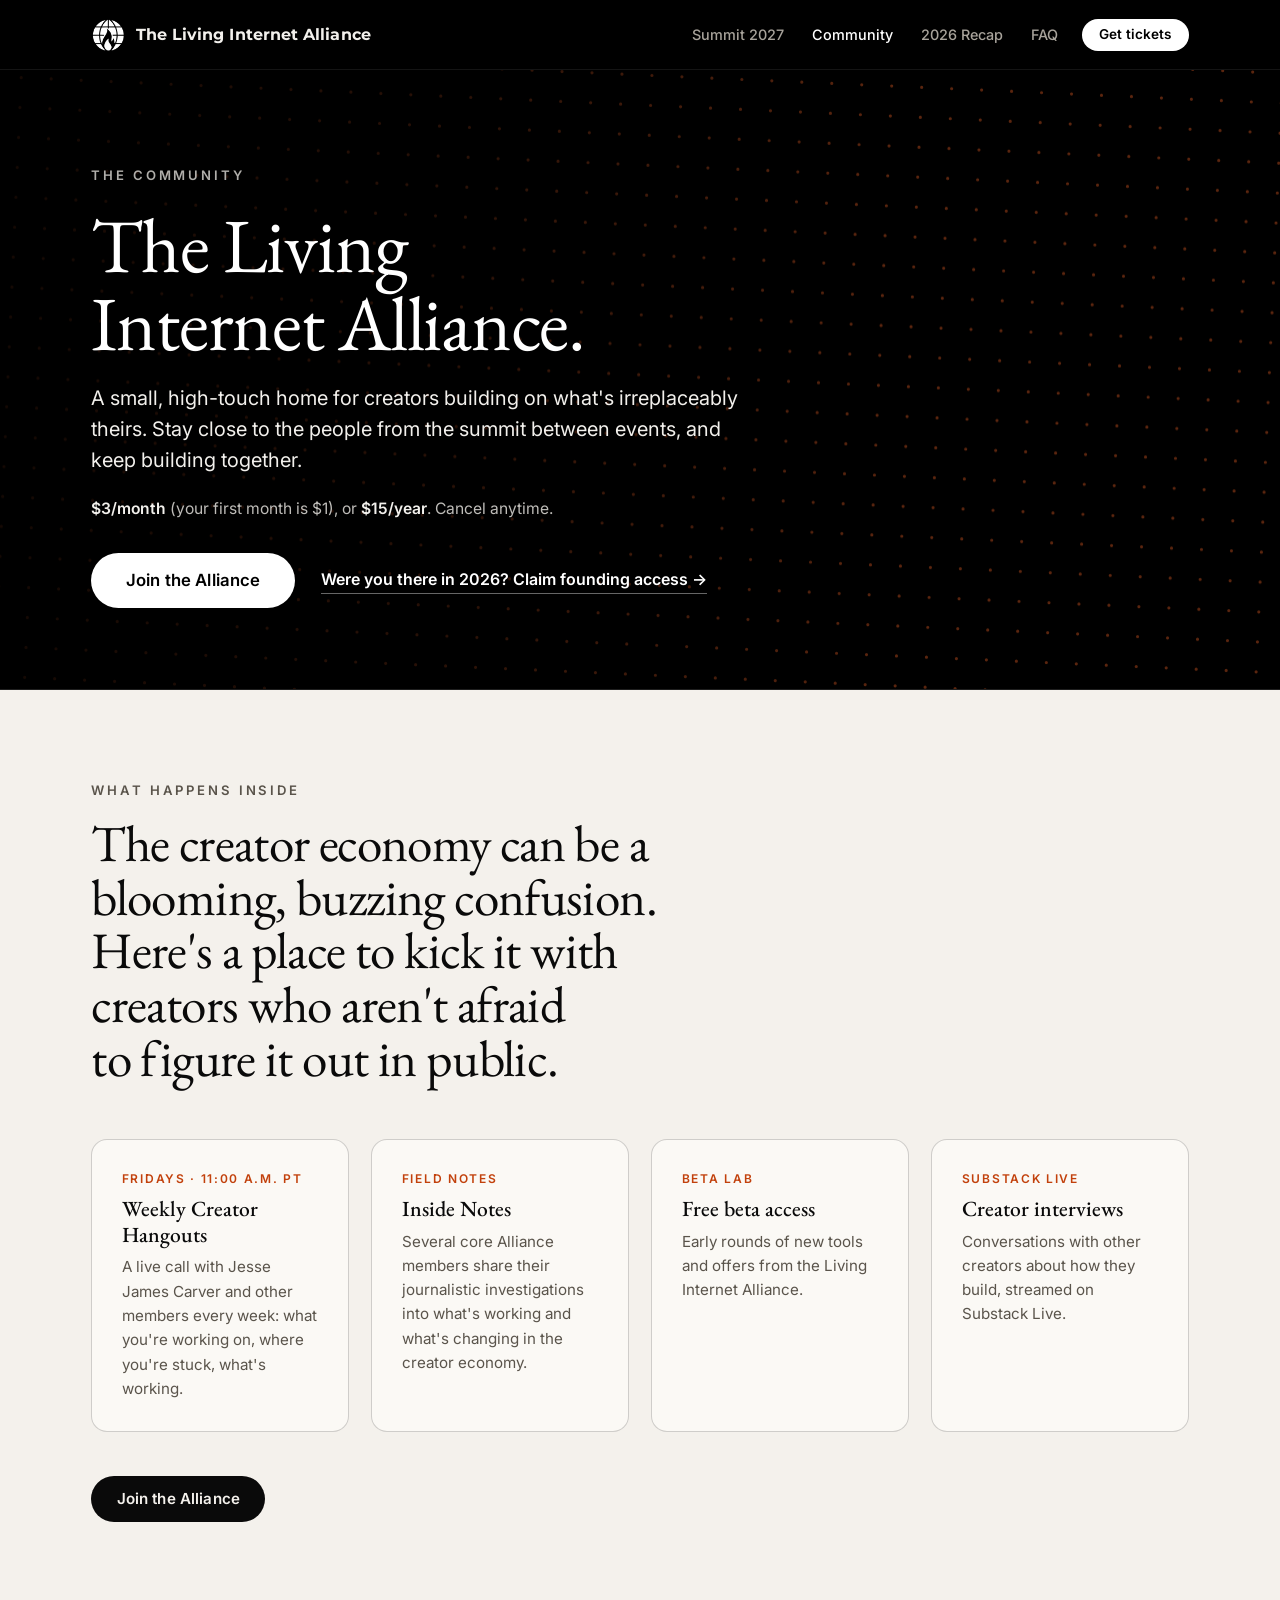
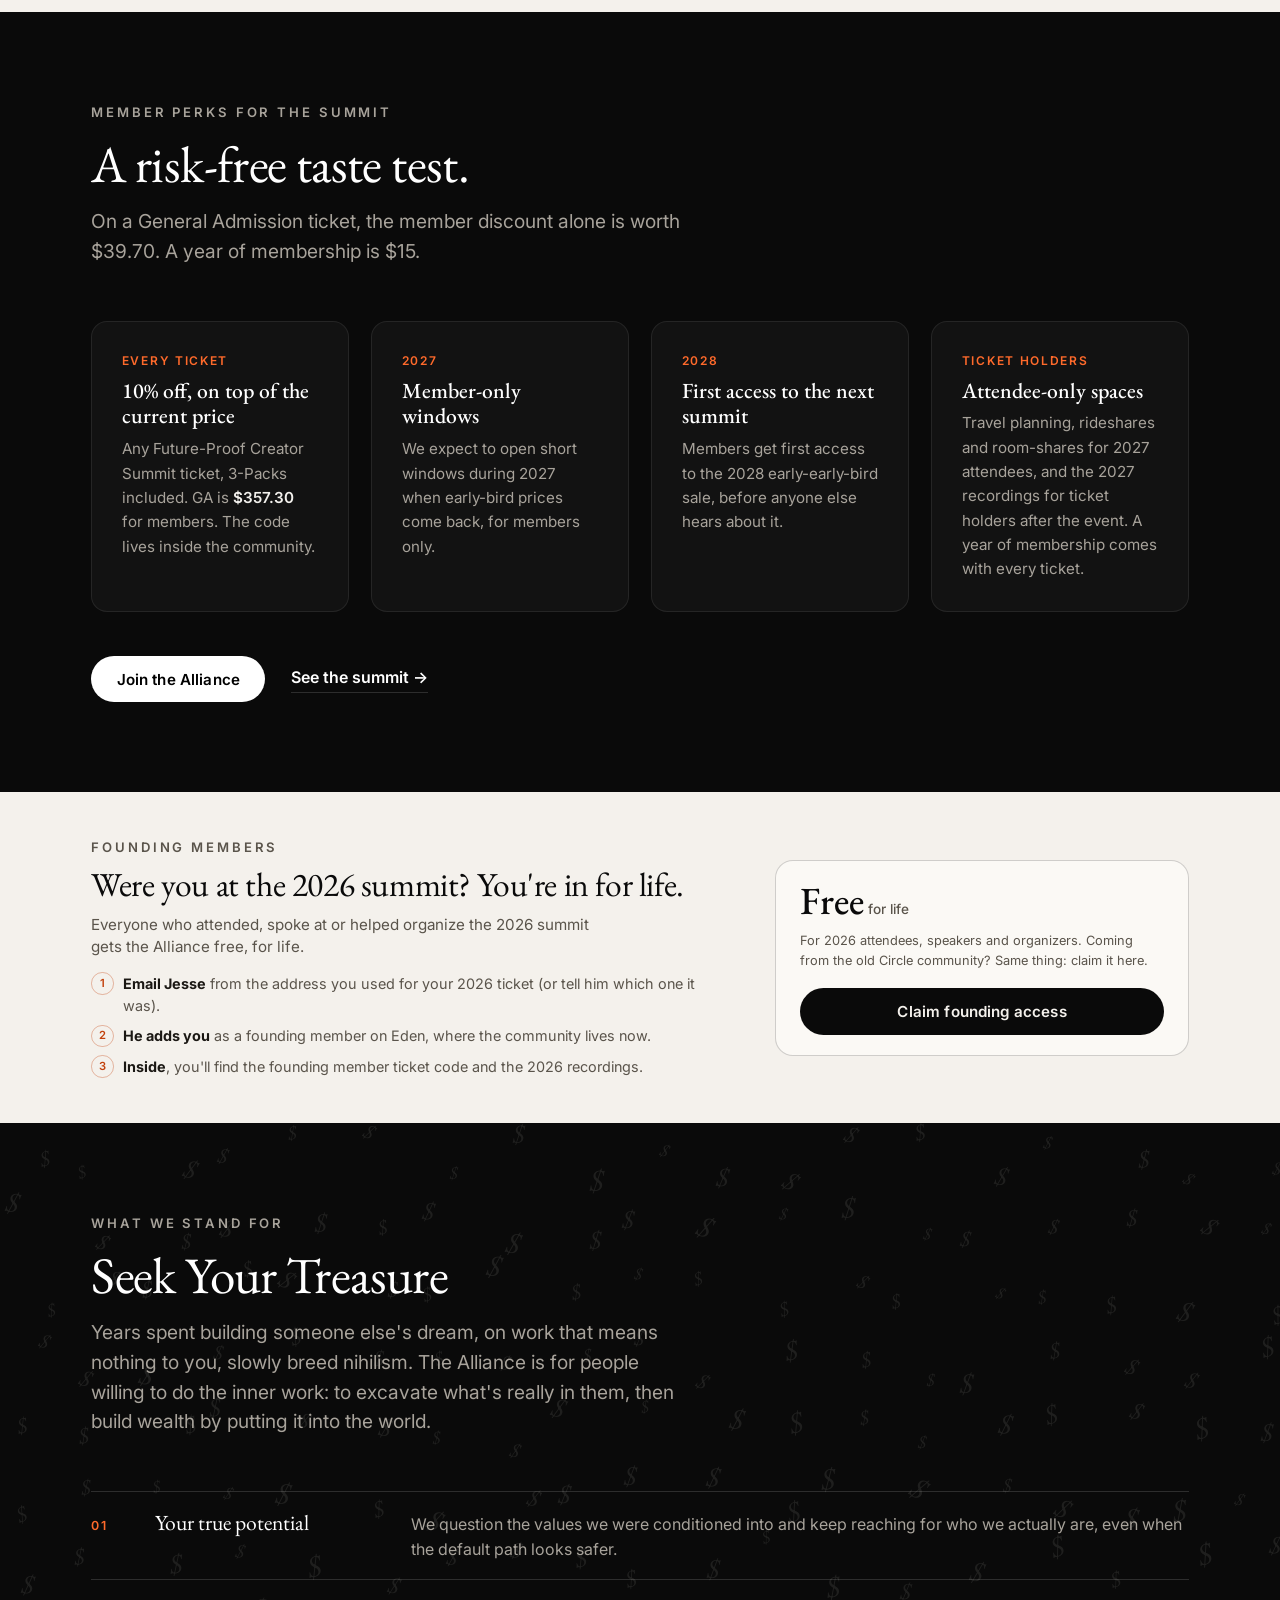
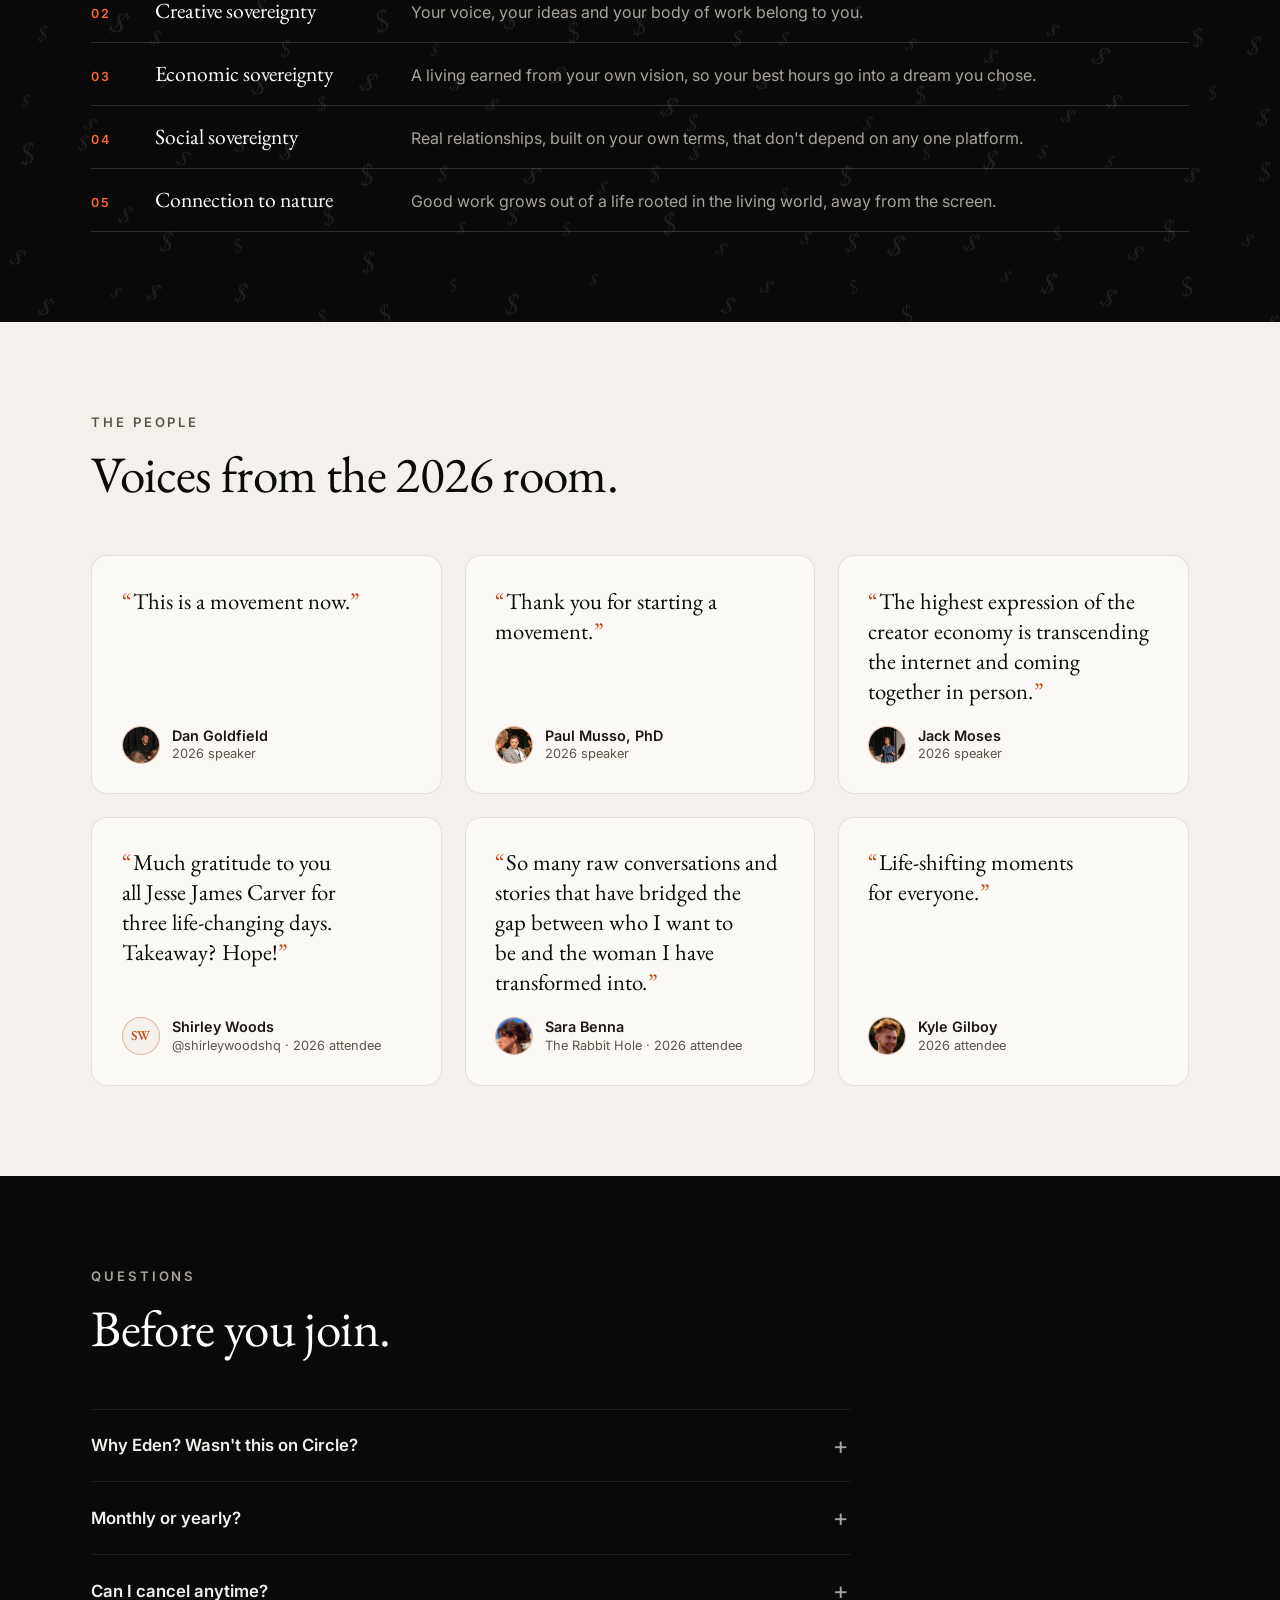
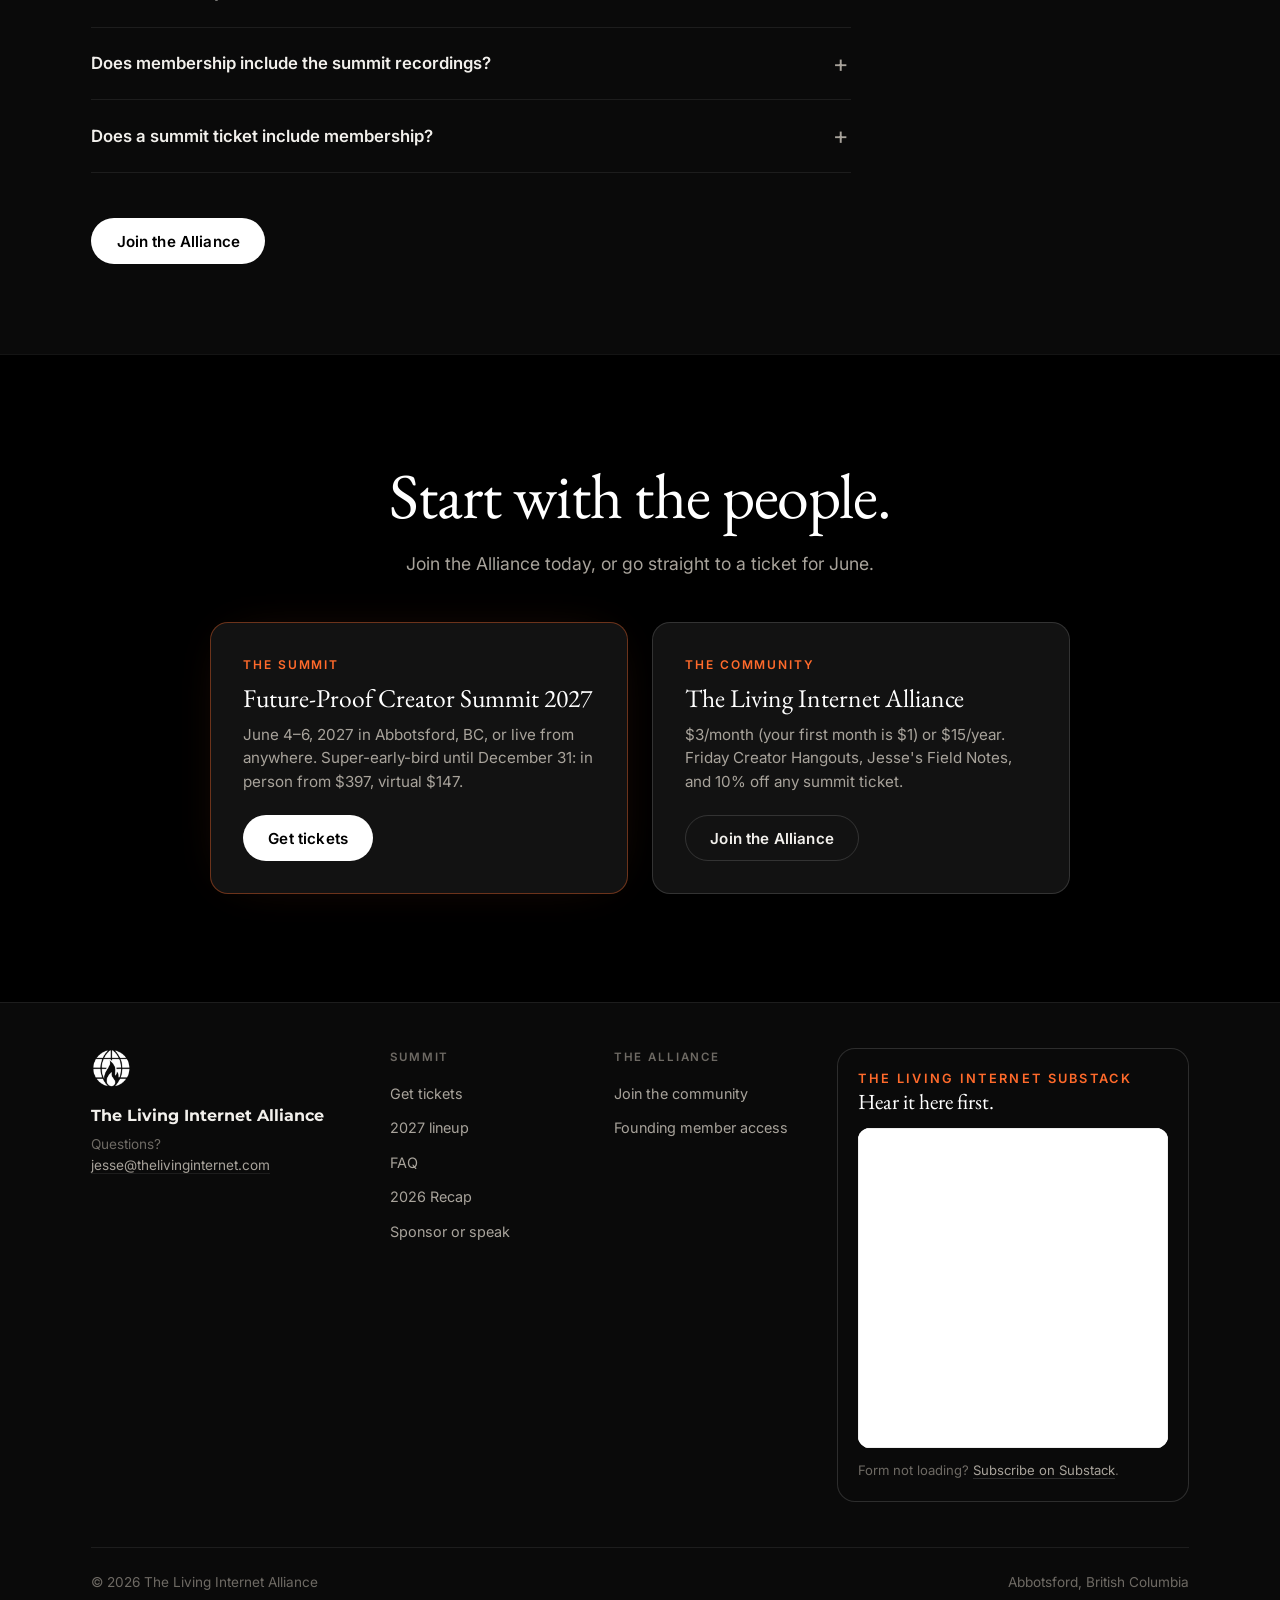
<file: membership/index.html>
<!DOCTYPE html>
<html lang="en">
<head>
  <meta charset="UTF-8">
  <meta name="viewport" content="width=device-width, initial-scale=1.0">
  <title>Redirecting · The Living Internet Alliance</title>
  <meta name="robots" content="noindex">
  <link rel="canonical" href="https://www.thelivinginternet.com/community/">
  <meta http-equiv="refresh" content="0; url=/community/">
  <script>location.replace('/community/' + location.search + location.hash);</script>
  <style>
    body { margin: 0; min-height: 100vh; display: grid; place-items: center; padding-inline: 16px; background: #0a0a0a; color: #f2f0ec; font-family: Inter, system-ui, sans-serif; text-align: center; }
    a { color: #f2f0ec; }
  </style>
</head>
<body>
  <p>Membership has moved. If nothing happens, <a href="/community/">continue to the community</a>.</p>
</body>
</html>
</file>
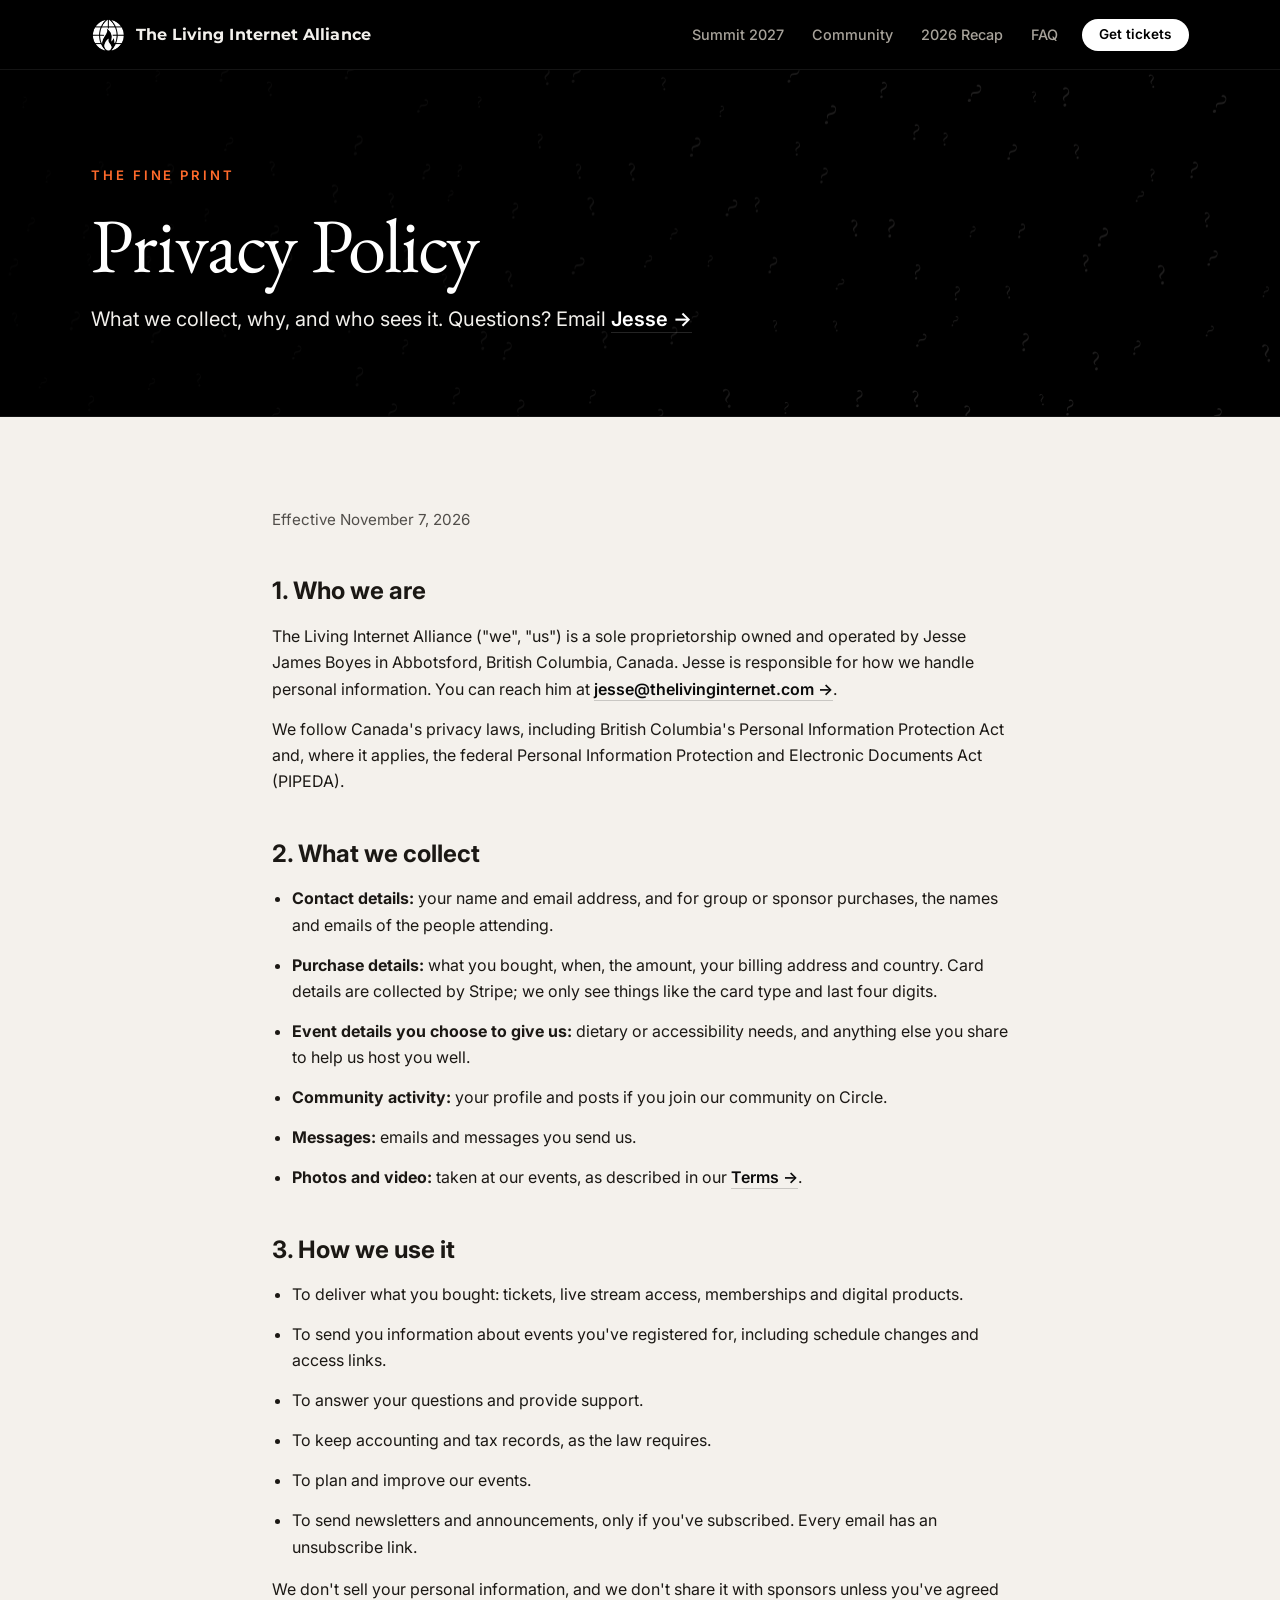
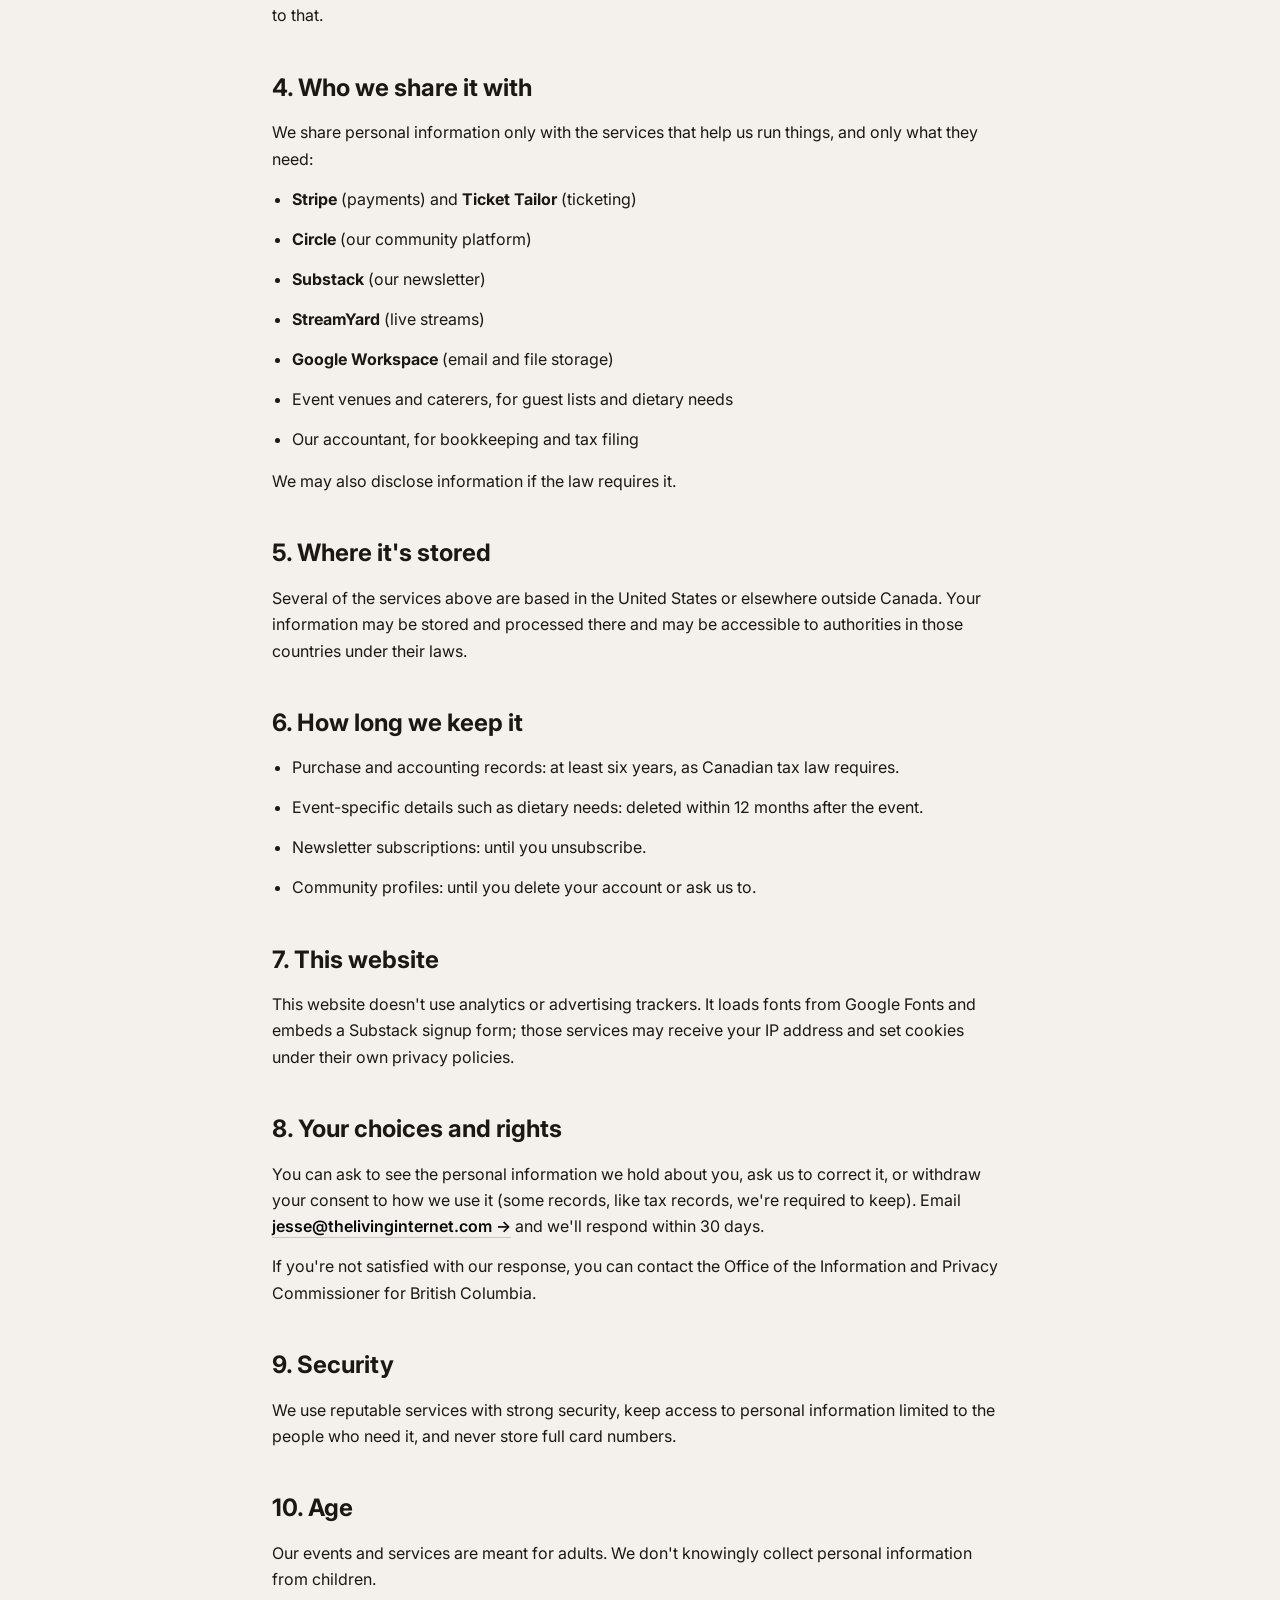
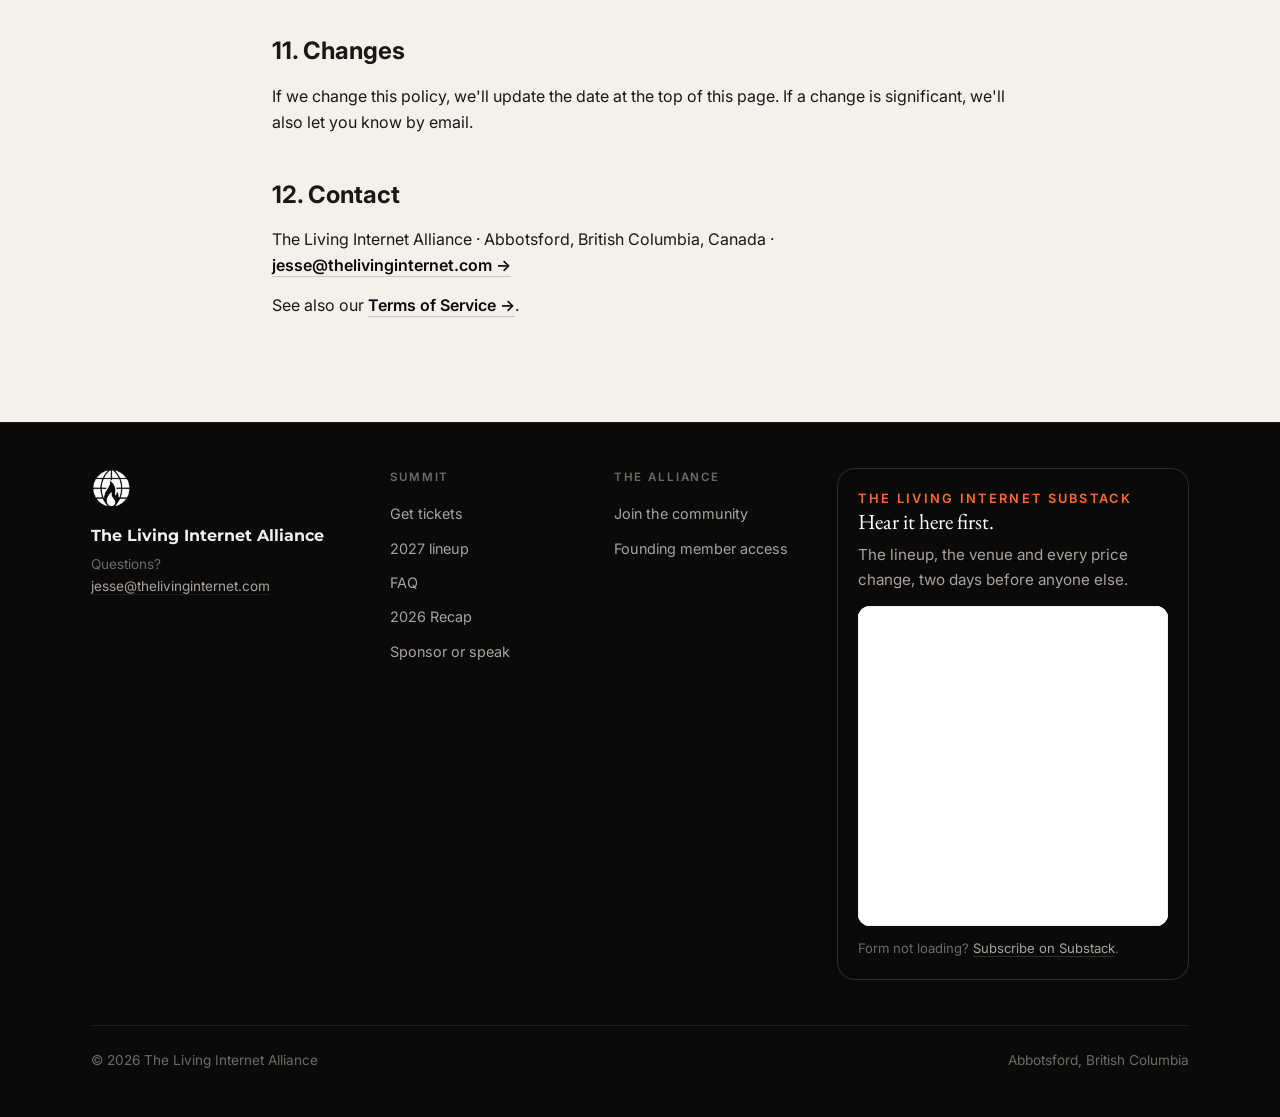
<file: privacy/index.html>
<!DOCTYPE html>
<html lang="en">
<head>
  <meta charset="UTF-8" />
  <meta name="viewport" content="width=device-width, initial-scale=1.0" />
  <title>Privacy Policy · The Living Internet Alliance</title>
  <meta name="description" content="How The Living Internet Alliance collects, uses and protects your personal information." />
  <link rel="canonical" href="https://www.thelivinginternet.com/privacy/" />

  <!-- Open Graph -->
  <meta property="og:title" content="Privacy Policy · The Living Internet Alliance" />
  <meta property="og:description" content="How The Living Internet Alliance collects, uses and protects your personal information." />
  <meta property="og:type" content="website" />
  <meta property="og:url" content="https://www.thelivinginternet.com/privacy/" />
  <meta property="og:image" content="https://www.thelivinginternet.com/assets/images/summit-photos/img1-new.jpg" />
  <meta name="twitter:card" content="summary_large_image" />

  <link rel="icon" type="image/png" href="/assets/images/graphics/logo-white.png" />

  <!-- Fonts: EB Garamond (display) + Inter (body) + Montserrat (wordmark) -->
  <link rel="preconnect" href="https://fonts.googleapis.com" />
  <link rel="preconnect" href="https://fonts.gstatic.com" crossorigin />
  <link href="https://fonts.googleapis.com/css2?family=EB+Garamond:ital,wght@0,400;0,500;0,600;1,400&family=Inter:wght@400;500;600;700&family=Montserrat:wght@600;700&display=swap" rel="stylesheet" />

  <link rel="stylesheet" href="/styles.css" />

  <style>
    .legal { max-width: 46rem; margin: 0 auto; }
    .legal h2 { margin: 2.5rem 0 0.75rem; }
    .legal h3 { margin: 1.5rem 0 0.5rem; font-size: 1.05rem; }
    .legal p, .legal li { line-height: 1.65; margin: 0 0 0.85rem; }
    .legal ul { padding-left: 1.25rem; margin: 0 0 1rem; }
    .legal .legal__meta { opacity: 0.75; font-size: 0.95rem; }
  </style>
</head>
<body>
  <a class="skip-link" href="#main">Skip to content</a>

  <!-- ===================== NAV (shared) ===================== -->
  <header class="nav" id="top">
    <div class="nav__inner">
      <a class="nav__brand" href="/" aria-label="The Living Internet Alliance, home">
        <img src="/assets/images/graphics/logo-white-128.png" alt="" class="nav__logo" width="128" height="128" />
        <span class="nav__wordmark">The Living Internet Alliance</span>
      </a>
      <nav class="nav__links" id="navLinks" aria-label="Primary">
        <a href="/">Summit 2027</a>
        <a href="/community/">Community</a>
        <a href="/2026/">2026 Recap</a>
        <a href="/faq/">FAQ</a>
      </nav>
      <a href="/#tickets" class="btn btn--solid nav__cta">Get tickets</a>
      <button type="button" class="nav__toggle" aria-controls="navLinks" aria-expanded="false" aria-label="Open menu"><span class="nav__toggle-bars"></span></button>
    </div>
  </header>

  <main id="main" tabindex="-1">
  <section class="page-hero page-hero--questions" aria-labelledby="legal-title">
    <canvas class="page-hero__field" aria-hidden="true"></canvas>
    <div class="page-hero__inner">
      <p class="eyebrow member-band__eyebrow">The fine print</p>
      <h1 class="page-hero__title" id="legal-title">Privacy Policy</h1>
      <p class="page-hero__sub">What we collect, why, and who sees it. Questions? Email <a class="textlink" href="mailto:jesse@thelivinginternet.com">Jesse</a></p>
    </div>
  </section>

  <section class="section theme-bone" aria-label="Privacy Policy">
    <div class="section__inner">
      <article class="legal">

<p class="legal__meta">Effective November 7, 2026</p>

<h2 id="who">1. Who we are</h2>
<p>The Living Internet Alliance ("we", "us") is a sole proprietorship owned and operated by Jesse James Boyes in Abbotsford, British Columbia, Canada. Jesse is responsible for how we handle personal information. You can reach him at <a class="textlink" href="mailto:jesse@thelivinginternet.com">jesse@thelivinginternet.com</a>.</p>
<p>We follow Canada's privacy laws, including British Columbia's Personal Information Protection Act and, where it applies, the federal Personal Information Protection and Electronic Documents Act (PIPEDA).</p>

<h2 id="collect">2. What we collect</h2>
<ul>
  <li><strong>Contact details:</strong> your name and email address, and for group or sponsor purchases, the names and emails of the people attending.</li>
  <li><strong>Purchase details:</strong> what you bought, when, the amount, your billing address and country. Card details are collected by Stripe; we only see things like the card type and last four digits.</li>
  <li><strong>Event details you choose to give us:</strong> dietary or accessibility needs, and anything else you share to help us host you well.</li>
  <li><strong>Community activity:</strong> your profile and posts if you join our community on Circle.</li>
  <li><strong>Messages:</strong> emails and messages you send us.</li>
  <li><strong>Photos and video:</strong> taken at our events, as described in our <a class="textlink" href="/terms/#recording">Terms</a>.</li>
</ul>

<h2 id="use">3. How we use it</h2>
<ul>
  <li>To deliver what you bought: tickets, live stream access, memberships and digital products.</li>
  <li>To send you information about events you've registered for, including schedule changes and access links.</li>
  <li>To answer your questions and provide support.</li>
  <li>To keep accounting and tax records, as the law requires.</li>
  <li>To plan and improve our events.</li>
  <li>To send newsletters and announcements, only if you've subscribed. Every email has an unsubscribe link.</li>
</ul>
<p>We don't sell your personal information, and we don't share it with sponsors unless you've agreed to that.</p>

<h2 id="share">4. Who we share it with</h2>
<p>We share personal information only with the services that help us run things, and only what they need:</p>
<ul>
  <li><strong>Stripe</strong> (payments) and <strong>Ticket Tailor</strong> (ticketing)</li>
  <li><strong>Circle</strong> (our community platform)</li>
  <li><strong>Substack</strong> (our newsletter)</li>
  <li><strong>StreamYard</strong> (live streams)</li>
  <li><strong>Google Workspace</strong> (email and file storage)</li>
  <li>Event venues and caterers, for guest lists and dietary needs</li>
  <li>Our accountant, for bookkeeping and tax filing</li>
</ul>
<p>We may also disclose information if the law requires it.</p>

<h2 id="where">5. Where it's stored</h2>
<p>Several of the services above are based in the United States or elsewhere outside Canada. Your information may be stored and processed there and may be accessible to authorities in those countries under their laws.</p>

<h2 id="retention">6. How long we keep it</h2>
<ul>
  <li>Purchase and accounting records: at least six years, as Canadian tax law requires.</li>
  <li>Event-specific details such as dietary needs: deleted within 12 months after the event.</li>
  <li>Newsletter subscriptions: until you unsubscribe.</li>
  <li>Community profiles: until you delete your account or ask us to.</li>
</ul>

<h2 id="website">7. This website</h2>
<p>This website doesn't use analytics or advertising trackers. It loads fonts from Google Fonts and embeds a Substack signup form; those services may receive your IP address and set cookies under their own privacy policies.</p>

<h2 id="choices">8. Your choices and rights</h2>
<p>You can ask to see the personal information we hold about you, ask us to correct it, or withdraw your consent to how we use it (some records, like tax records, we're required to keep). Email <a class="textlink" href="mailto:jesse@thelivinginternet.com">jesse@thelivinginternet.com</a> and we'll respond within 30 days.</p>
<p>If you're not satisfied with our response, you can contact the Office of the Information and Privacy Commissioner for British Columbia.</p>

<h2 id="security">9. Security</h2>
<p>We use reputable services with strong security, keep access to personal information limited to the people who need it, and never store full card numbers.</p>

<h2 id="age">10. Age</h2>
<p>Our events and services are meant for adults. We don't knowingly collect personal information from children.</p>

<h2 id="changes">11. Changes</h2>
<p>If we change this policy, we'll update the date at the top of this page. If a change is significant, we'll also let you know by email.</p>

<h2 id="contact">12. Contact</h2>
<p>The Living Internet Alliance · Abbotsford, British Columbia, Canada · <a class="textlink" href="mailto:jesse@thelivinginternet.com">jesse@thelivinginternet.com</a></p>
<p>See also our <a class="textlink" href="/terms/">Terms of Service</a>.</p>

      </article>
    </div>
  </section>
  </main>

  <!-- ===================== FOOTER (shared) ===================== -->
  <footer class="footer" id="footer">
    <div class="footer__grid">
      <div class="footer__about">
        <img src="/assets/images/graphics/logo-white-128.png" alt="" class="footer__logo" width="128" height="128" loading="lazy" />
        <p class="footer__brand">The Living Internet Alliance</p>
        <p class="footer__meta">Questions? <a href="mailto:jesse@thelivinginternet.com">jesse@thelivinginternet.com</a></p>
      </div>
      <div>
        <p class="footer__col-title">Summit</p>
        <ul class="footer__list">
          <li><a href="/#tickets">Get tickets</a></li>
          <li><a href="/#lineup">2027 lineup</a></li>
          <li><a href="/faq/">FAQ</a></li>
          <li><a href="/2026/">2026 Recap</a></li>
          <li><a href="mailto:jesse@thelivinginternet.com?subject=Sponsoring%20or%20speaking%20at%20FPCS%202027">Sponsor or speak</a></li>
        </ul>
      </div>
      <div>
        <p class="footer__col-title">The Alliance</p>
        <ul class="footer__list">
          <li><a href="/community/">Join the community</a></li>
          <li><a href="/community/#founding">Founding member access</a></li>
        </ul>
      </div>
      <div class="footer__signup">
        <div class="signup ">
          <p class="signup__eyebrow">The Living Internet Substack</p>
          <p class="signup__title">Hear it here first.</p>
          <p class="signup__body">The lineup, the venue and every price change, two days before anyone else.</p>
          <div class="signup__frame">
            <iframe src="https://livinginternet.substack.com/embed" title="Subscribe to The Living Internet Substack" loading="lazy" width="480" height="320" style="border: 1px solid #EEE; background: white" frameborder="0" scrolling="no"></iframe>
          </div>
          <p class="signup__fallback">Form not loading? <a href="https://livinginternet.substack.com/subscribe" target="_blank" rel="noopener">Subscribe on Substack</a>.</p>
        </div>
      </div>
    </div>
    <div class="footer__base">
      <p class="footer__meta">&copy; 2026 The Living Internet Alliance</p>
      <p class="footer__meta">Abbotsford, British Columbia</p>
    </div>
  </footer>

  <script src="/site.js"></script>
</body>
</html>
</file>
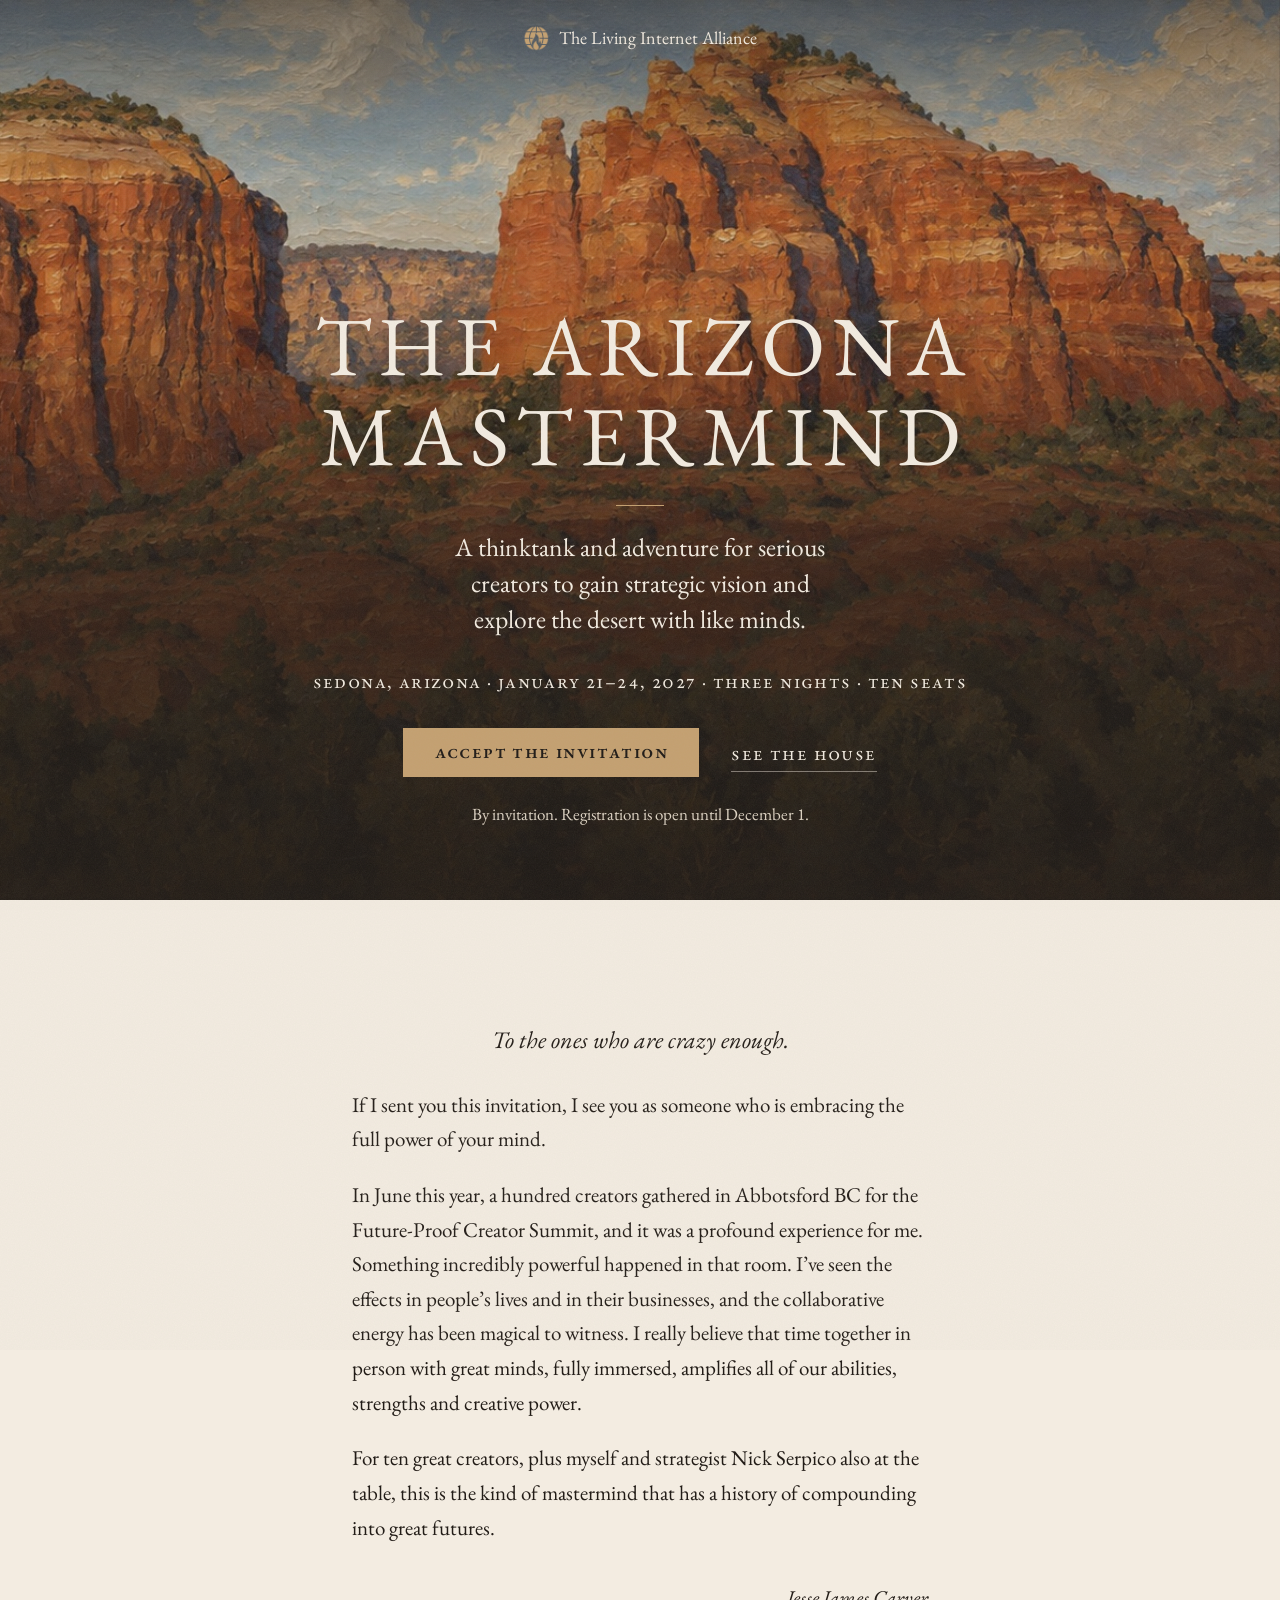
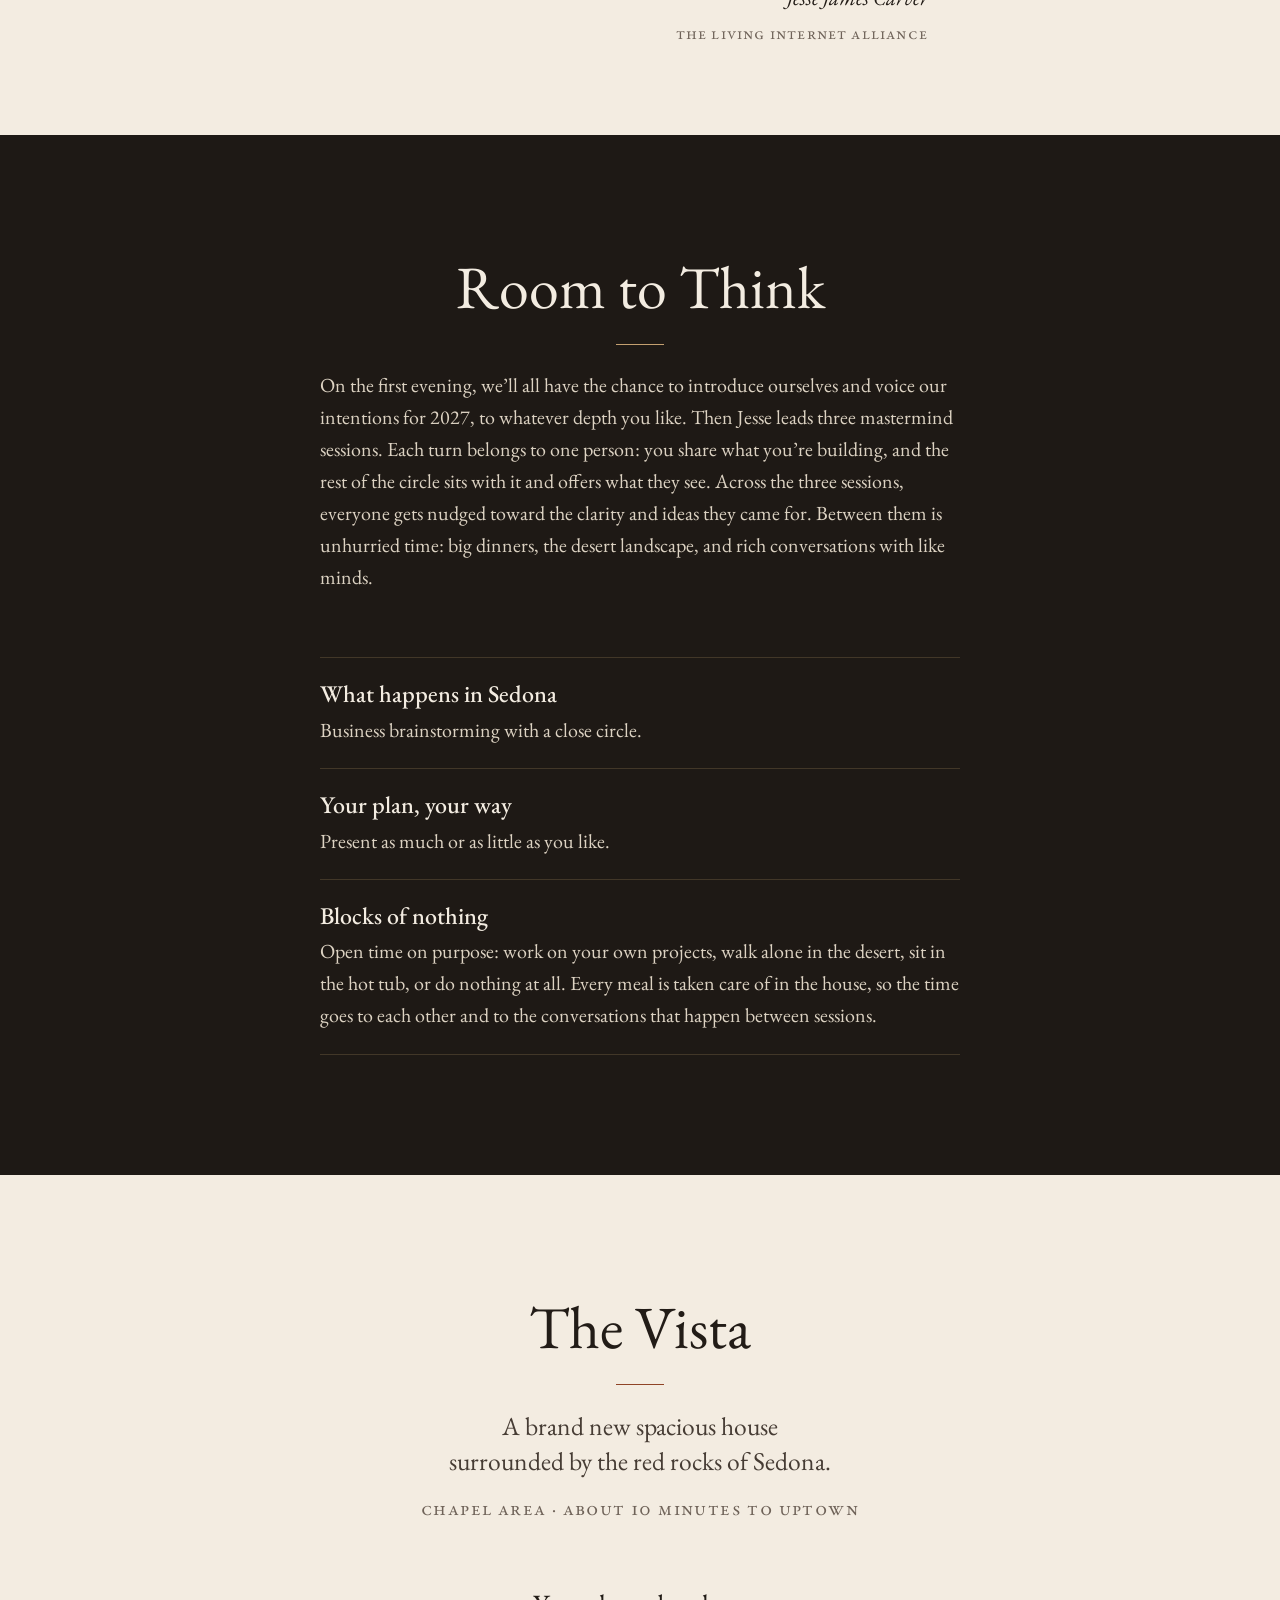
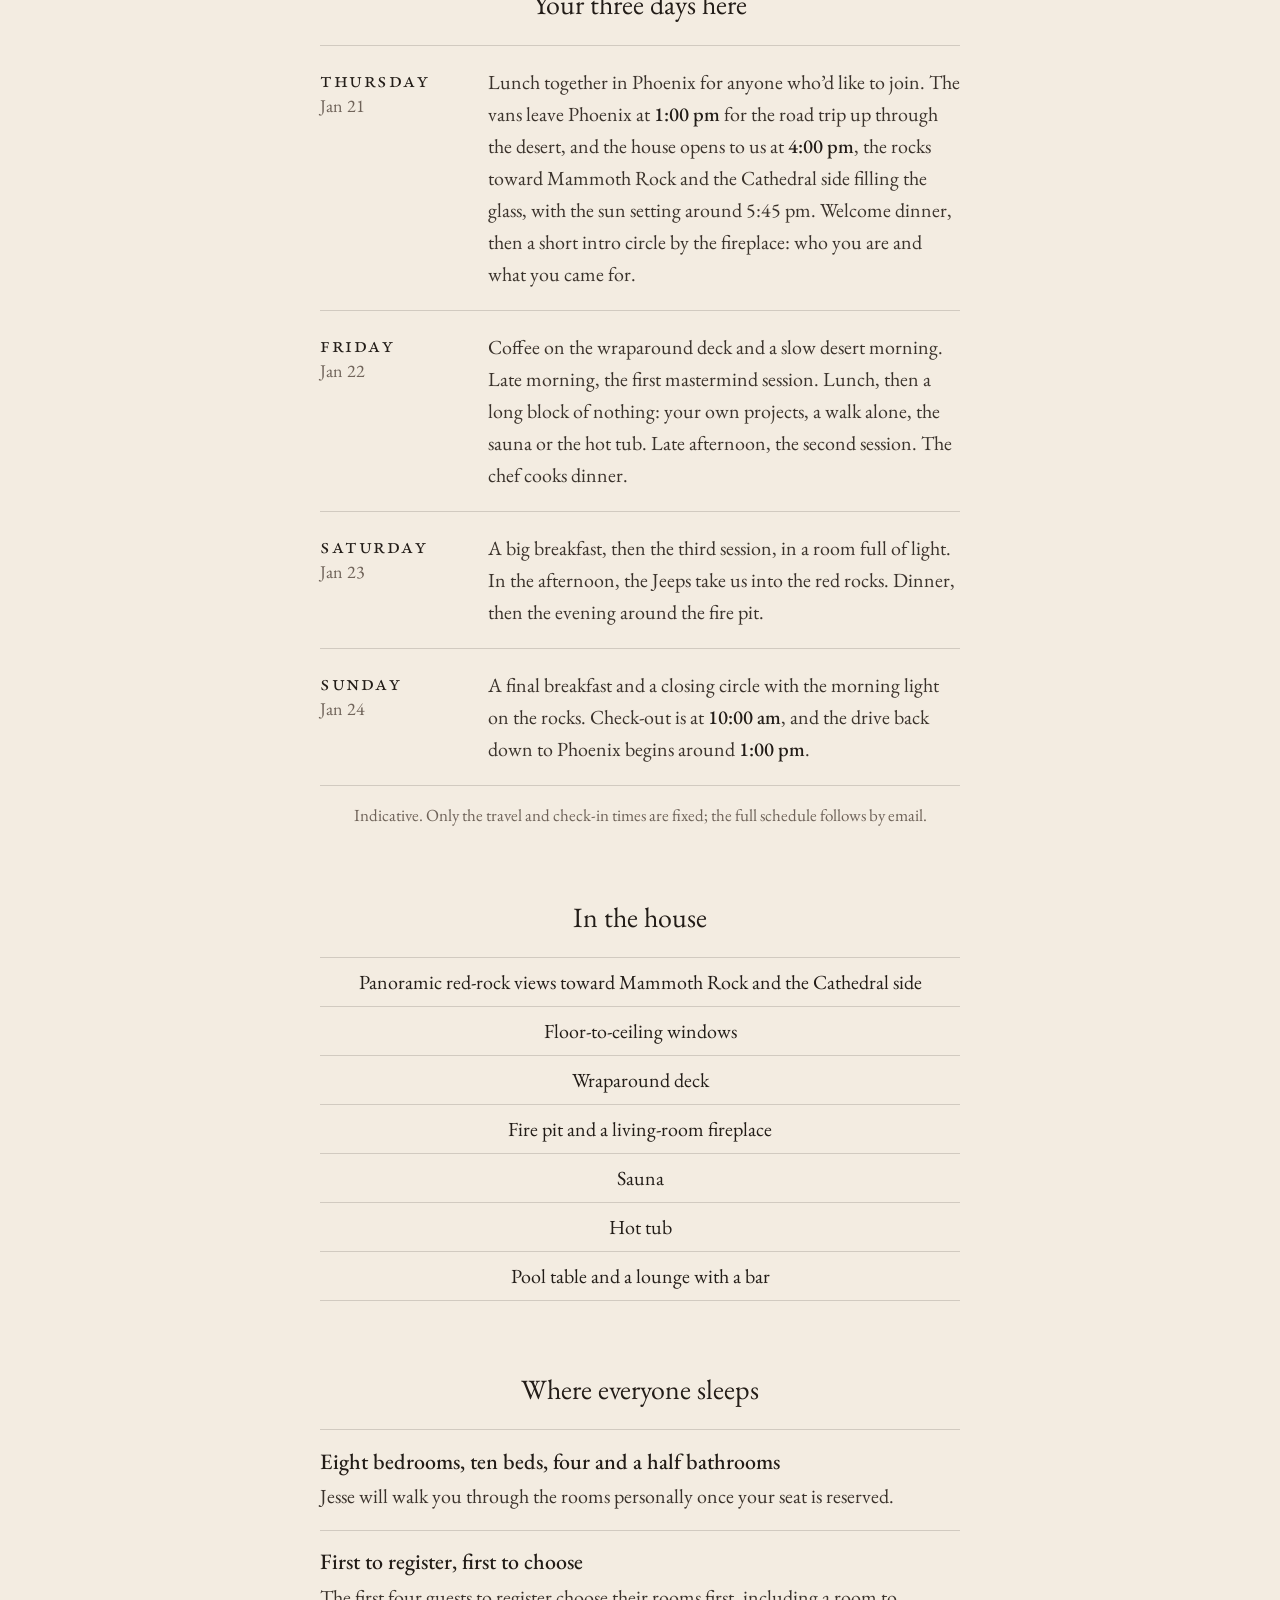
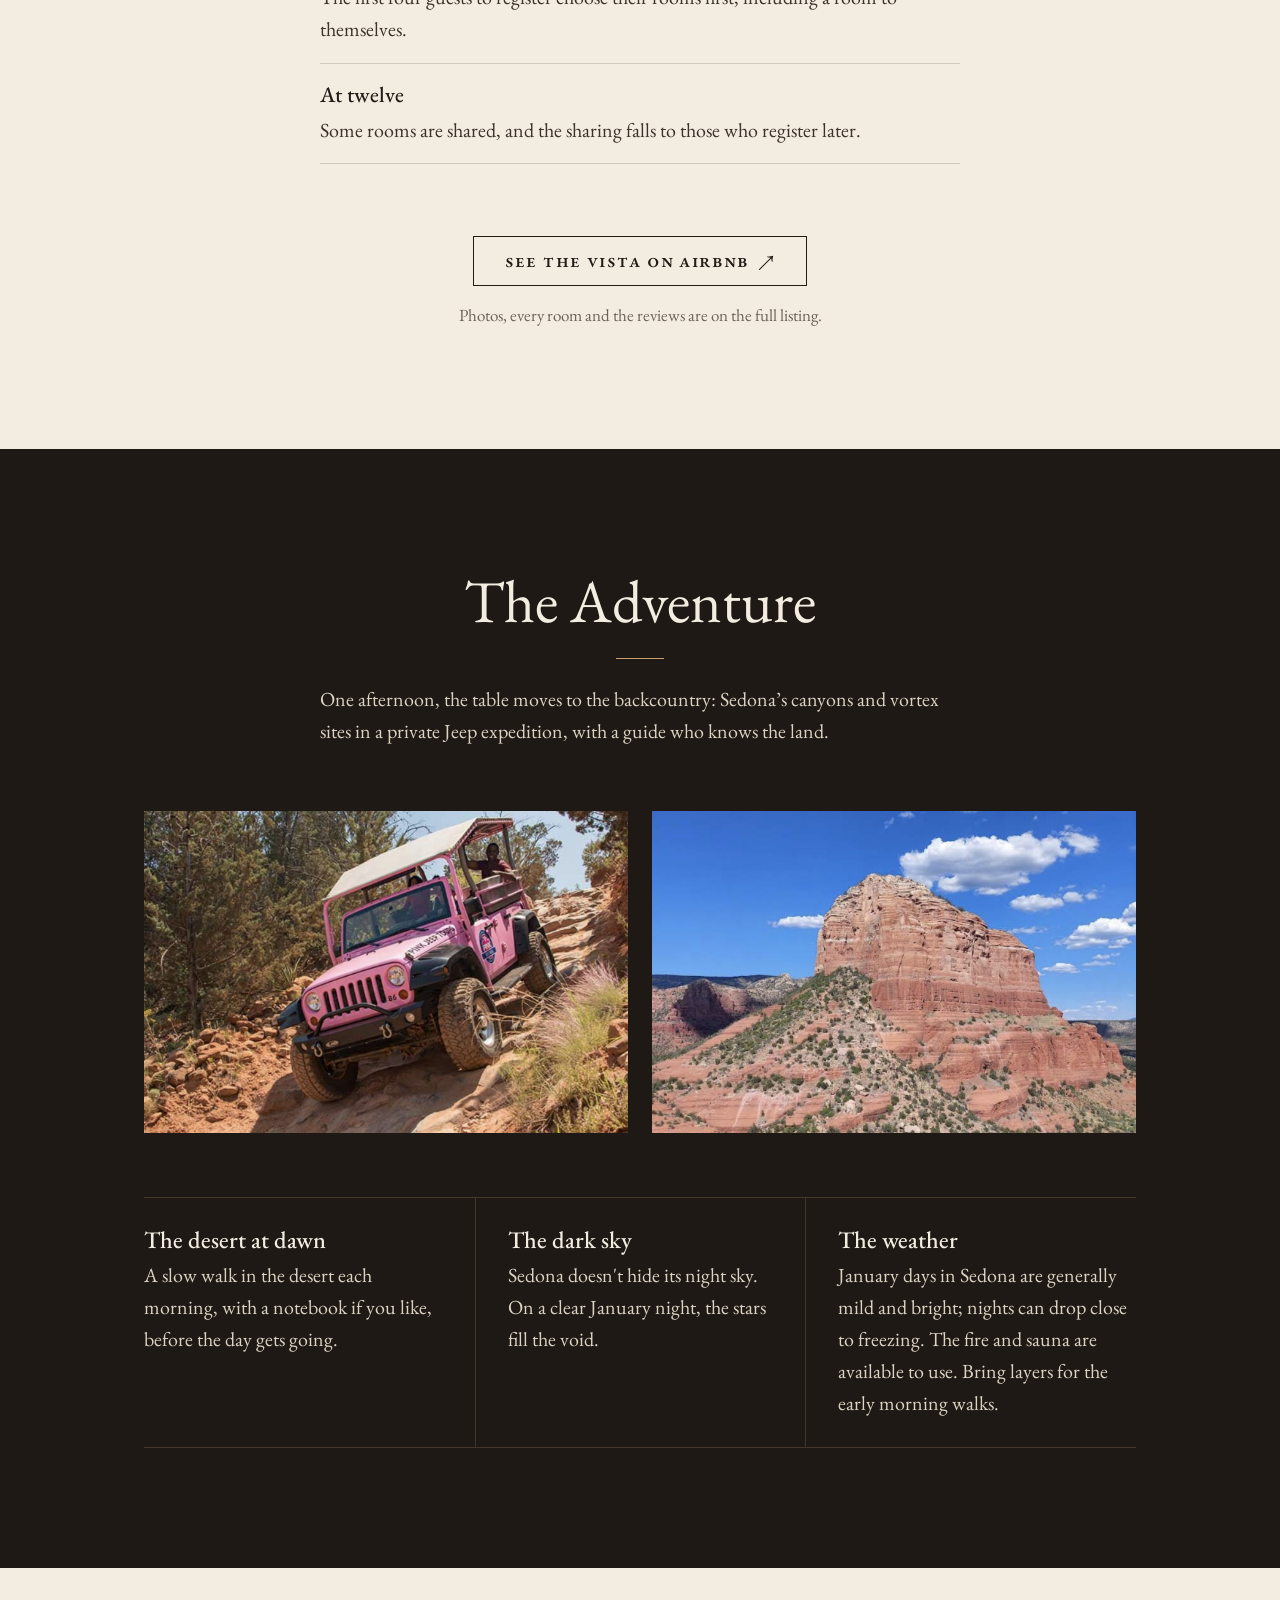
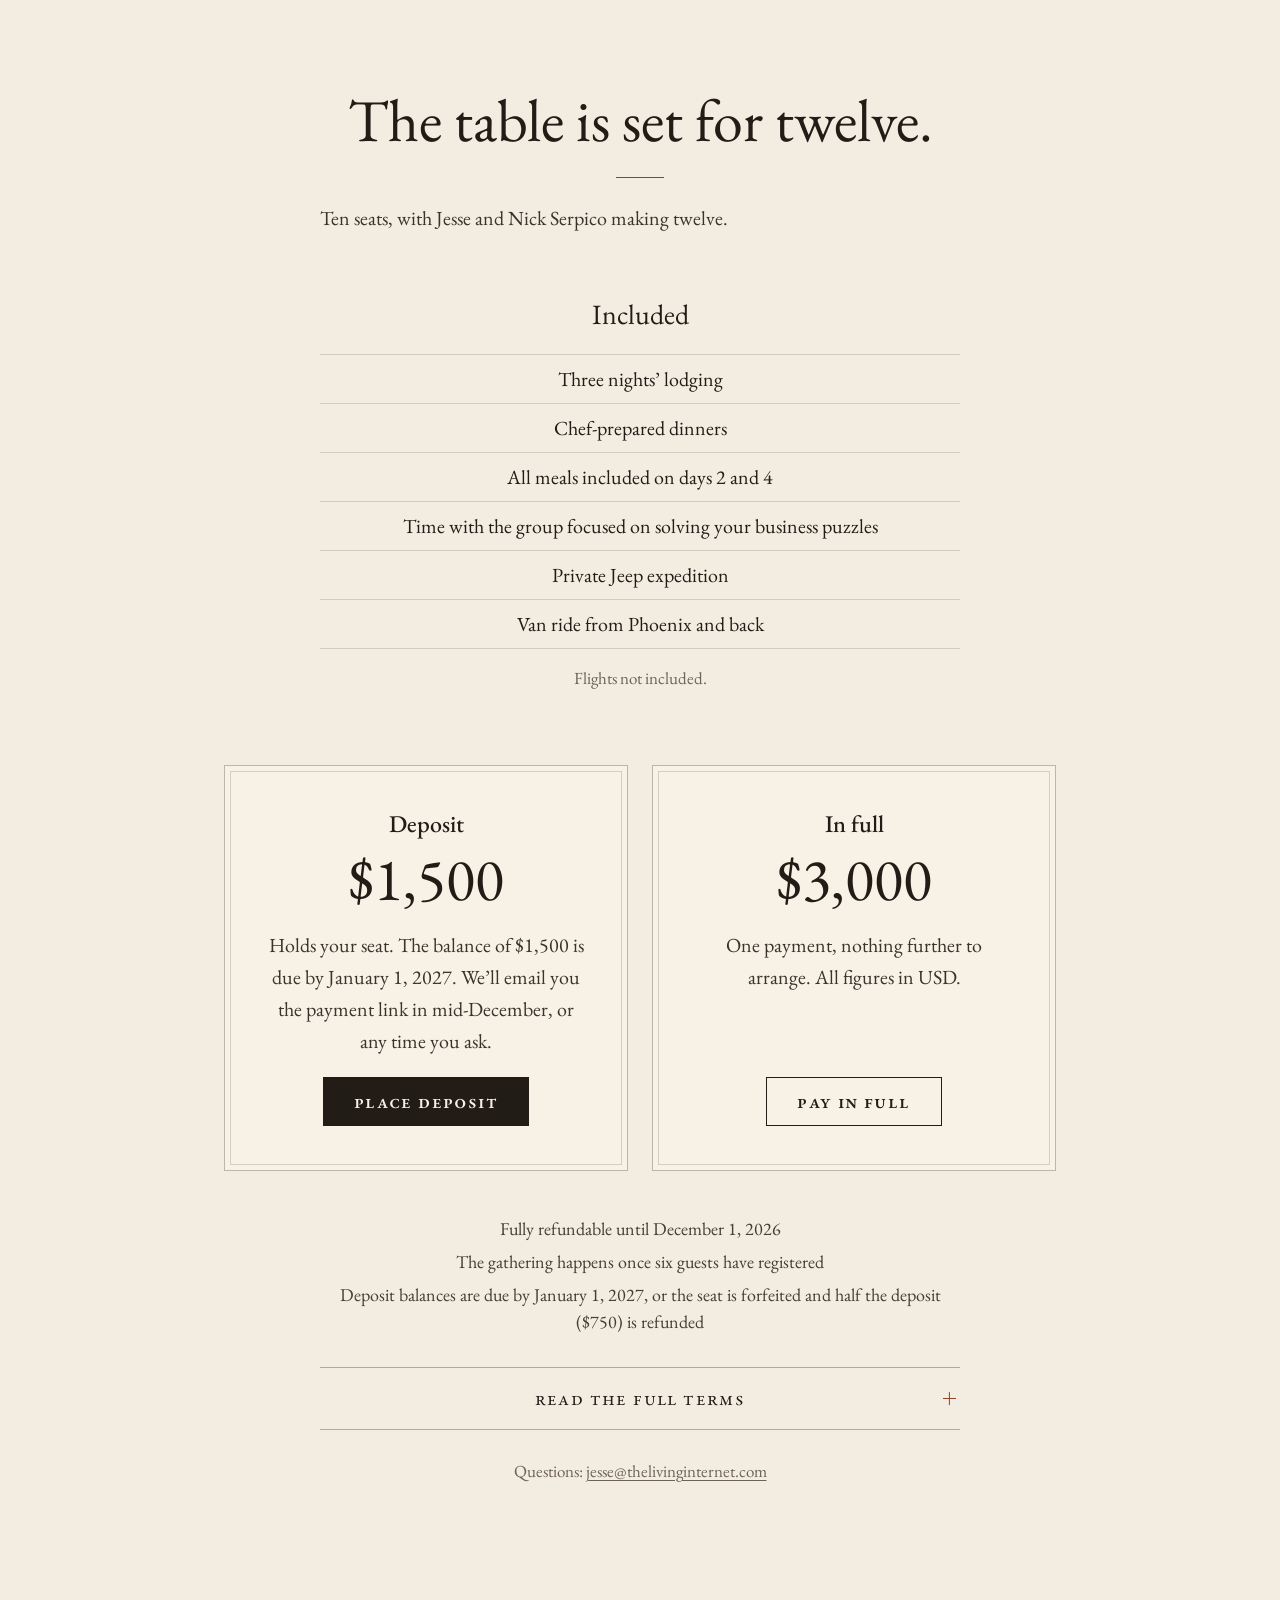
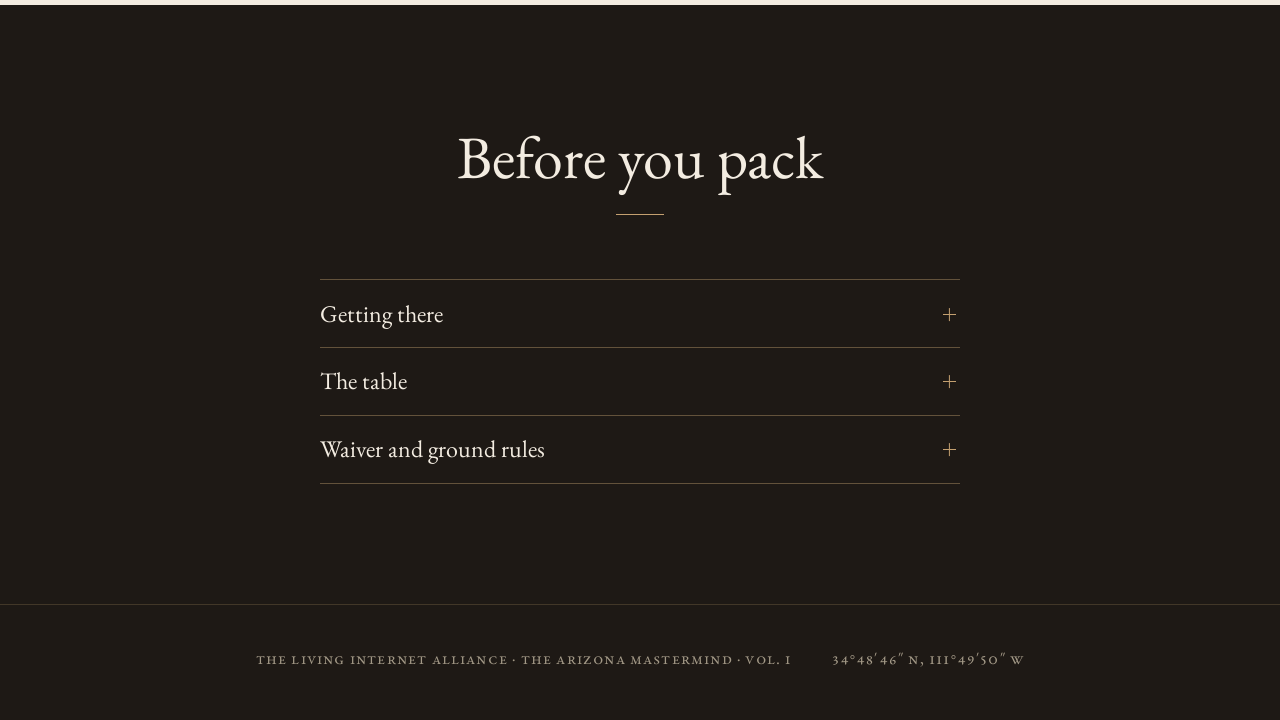
<file: redrock/index.html>
<!doctype html>
<html lang="en">
<head>
  <meta charset="utf-8">
  <meta name="viewport" content="width=device-width, initial-scale=1">
  <title>An invitation · The Arizona Mastermind</title>
  <meta name="robots" content="noindex, nofollow">
  <meta name="description" content="By invitation. Three nights in Sedona, Arizona, January 21–24, 2027. From The Living Internet Alliance.">
  <link rel="icon" type="image/png" href="assets/graphics/logo-brass.png">
  <link rel="apple-touch-icon" href="assets/graphics/logo-brass.png">

  <!-- Link previews (iMessage, WhatsApp, X, Slack, LinkedIn…) -->
  <meta property="og:type" content="website">
  <meta property="og:site_name" content="The Living Internet Alliance">
  <meta property="og:title" content="An invitation · The Arizona Mastermind">
  <meta property="og:description" content="By invitation. Three nights in Sedona, Arizona, January 21–24, 2027.">
  <meta property="og:url" content="https://www.thelivinginternet.com/redrock/">
  <meta property="og:image" content="https://www.thelivinginternet.com/redrock/assets/images/web/og.jpg">
  <meta property="og:image:width" content="1200">
  <meta property="og:image:height" content="630">
  <meta property="og:image:alt" content="A long dinner table on a terrace at dusk, the red rocks of Sedona beyond">
  <meta name="twitter:card" content="summary_large_image">
  <meta name="twitter:title" content="An invitation · The Arizona Mastermind">
  <meta name="twitter:description" content="By invitation. Three nights in Sedona, Arizona, January 21–24, 2027.">
  <meta name="twitter:image" content="https://www.thelivinginternet.com/redrock/assets/images/web/og.jpg">
  <link rel="preconnect" href="https://fonts.googleapis.com">
  <link rel="preconnect" href="https://fonts.gstatic.com" crossorigin>
  <link href="https://fonts.googleapis.com/css2?family=EB+Garamond:ital,wght@0,400;0,500;0,600;1,400;1,500&display=swap" rel="stylesheet">
  <link rel="stylesheet" href="styles.css">
  <script>document.documentElement.classList.add('js');</script>
  <script src="script.js" defer></script>
</head>
<body>
  <!-- build.mjs puts the page body (index.html's <body>) here. -->
  <div id="page"><div class="rr">
  <a class="skip" href="#letter">Skip to the invitation</a>

  <!-- Slim bar: appears once the cover has scrolled away (script.js stickyBar) -->
  <div class="bar" data-bar>
    <div class="wrap bar-in">
      <a class="bar-brand" href="#top" aria-label="Back to the top">
        <img src="assets/graphics/logo-brass.png" alt="" width="26" height="26">
        <span>The Arizona Mastermind</span>
      </a>
      <nav class="bar-nav" aria-label="Sections">
        <a href="#letter">Letter</a>
        <a href="#house">House</a>
        <a href="#adventure">Adventure</a>
        <a href="#reserve">Seat</a>
      </nav>
      <a class="btn btn-brass btn-sm" href="#reserve">Reserve</a>
    </div>
  </div>

  <main id="main">

    <!-- ===================== Cover ===================== -->
    <section class="cover" id="top" aria-labelledby="title" data-cover>
      <img class="cover-img" src="assets/images/web/redrock-pano.jpg" alt="The red rock formations of Sedona rising above the valley" width="1872" height="840" fetchpriority="high">
      <header class="wrap topline">
        <a class="brand" href="https://www.thelivinginternet.com/">
          <img src="assets/graphics/logo-brass.png" alt="" width="28" height="28">
          <span>The Living Internet Alliance</span>
        </a>
      </header>
      <div class="wrap cover-body">
        <h1 class="title" id="title">The Arizona Mastermind</h1>
        <p class="lede">A thinktank and adventure for serious creators to gain strategic vision and explore the desert with like minds.</p>
        <p class="typeset">Sedona, Arizona · <span class="nowrap">January 21–24, 2027</span> · Three&nbsp;nights · Ten&nbsp;seats</p>
        <div class="hero-actions">
          <a class="btn btn-brass" href="#reserve">Accept the invitation</a>
          <a class="link-cta" href="#house">See the house</a>
        </div>
        <p class="cover-note">By invitation. Registration is open until December&nbsp;1.</p>
      </div>
    </section>

    <!-- ===================== Video invitation =====================
         Hidden until a URL is set. Paste the link into data-video-src:
           YouTube (unlisted):  https://youtu.be/VIDEO_ID  or  https://www.youtube.com/watch?v=VIDEO_ID
           Vimeo (unlisted):    https://vimeo.com/123456789/abcdef1234
           Self-hosted MP4:     assets/images/web/invite.mp4  (or any https URL ending in .mp4)
         data-video-poster is optional (a YouTube link uses its own thumbnail; otherwise the red rock panorama). -->
    <section class="wrap invite-video" aria-label="A short video from Jesse" data-video data-video-src="" data-video-poster="" hidden>
      <div class="iv-frame" data-video-frame>
        <button class="iv-play" type="button" data-video-play>
          <img class="iv-poster" data-video-poster-img alt="" width="1872" height="840">
          <span class="iv-btn" aria-hidden="true"></span>
          <span class="sr-only">Play the video from Jesse</span>
        </button>
        <p class="iv-fallback" data-video-fallback hidden>The video didn’t load here. <a data-video-link href="#" target="_blank" rel="noopener">Watch it in a new tab</a>.</p>
      </div>
      <div class="iv-text">
        <h2 class="iv-title">A word from Jesse</h2>
        <p class="iv-line">This gathering is something you help create as much as experience. What you bring is part of what everyone else receives, and when each of us brings our gifts into the room, something emerges that none of us could plan.</p>
      </div>
    </section>

    <!-- ===================== Letter ===================== -->
    <section class="section" id="letter" aria-label="A letter from Jesse">
      <div class="wrap">
        <div class="letter" data-reveal>
          <p><em>To the ones who are crazy enough.</em></p>
          <p>If I sent you this invitation, I see you as someone who is embracing the full power of your mind.</p>
          <p>In June this year, a hundred creators gathered in Abbotsford BC for the Future-Proof Creator Summit, and it was a profound experience for me. Something incredibly powerful happened in that room. I’ve seen the effects in people’s lives and in their businesses, and the collaborative energy has been magical to witness. I really believe that time together in person with great minds, fully immersed, amplifies all of our abilities, strengths and creative power.</p>
          <p>For ten great creators, plus myself and strategist Nick Serpico also at the table, this is the kind of mastermind that has a history of compounding into great futures.</p>
          <p class="sign">Jesse James Carver<small>The Living Internet Alliance</small></p>
        </div>
      </div>
    </section>

    <!-- ===================== What happens (the mastermind) ===================== -->
    <section class="section night" id="premise" aria-labelledby="premise-title">
      <div class="wrap">
        <div class="section-head" data-reveal>
          <h2 id="premise-title">Room to Think</h2>
          <p>On the first evening, we’ll all have the chance to introduce ourselves and voice our intentions for 2027, to whatever depth you like. Then Jesse leads three mastermind sessions. Each turn belongs to one person: you share what you’re building, and the rest of the circle sits with it and offers what they see. Across the three sessions, everyone gets nudged toward the clarity and ideas they came for. Between them is unhurried time: big dinners, the desert landscape, and rich conversations with like minds.</p>
        </div>
        <div class="notes" data-reveal>
          <div class="note"><h3>What happens in Sedona</h3><p>Business brainstorming with a close circle.</p></div>
          <div class="note"><h3>Your plan, your way</h3><p>Present as much or as little as you like.</p></div>
          <div class="note"><h3>Blocks of nothing</h3><p>Open time on purpose: work on your own projects, walk alone in the desert, sit in the hot tub, or do nothing at all. Every meal is taken care of in the house, so the time goes to each other and to the conversations that happen between sessions.</p></div>
        </div>
      </div>
    </section>

    <!-- ===================== The house + the four days ===================== -->
    <section class="section" id="house" aria-labelledby="vista-name">
      <div class="wrap">
        <div class="section-head" data-reveal>
          <h2 id="vista-name">The Vista</h2>
          <p class="v-line">A brand new spacious house surrounded by the red rocks of Sedona.</p>
          <p class="v-where">Chapel area · about 10 minutes to Uptown</p>
        </div>

        <div class="v-body">
          <!-- The days: a printed programme, all four shown. (The day tabs were removed 2026-11-11; dayTabs() finds no tabs and does nothing.) -->
          <div class="days-box" data-reveal>
            <h3>Your three days here</h3>
            <div class="days">
              <div class="day" id="day-thu">
                <p class="d">Thursday<small>Jan 21</small></p>
                <p>Lunch together in Phoenix for anyone who’d like to join. The vans leave Phoenix at <strong>1:00&nbsp;pm</strong> for the road trip up through the desert, and the house opens to us at <strong>4:00&nbsp;pm</strong>, the rocks toward Mammoth Rock and the Cathedral side filling the glass, with the sun setting around 5:45&nbsp;pm. Welcome dinner, then a short intro circle by the fireplace: who you are and what you came for.</p>
              </div>
              <div class="day" id="day-fri">
                <p class="d">Friday<small>Jan 22</small></p>
                <p>Coffee on the wraparound deck and a slow desert morning. Late morning, the first mastermind session. Lunch, then a long block of nothing: your own projects, a walk alone, the sauna or the hot tub. Late afternoon, the second session. The chef cooks dinner.</p>
              </div>
              <div class="day" id="day-sat">
                <p class="d">Saturday<small>Jan 23</small></p>
                <p>A big breakfast, then the third session, in a room full of light. In the afternoon, the Jeeps take us into the red rocks. Dinner, then the evening around the fire pit.</p>
              </div>
              <div class="day" id="day-sun">
                <p class="d">Sunday<small>Jan 24</small></p>
                <p>A final breakfast and a closing circle with the morning light on the rocks. Check-out is at <strong>10:00&nbsp;am</strong>, and the drive back down to Phoenix begins around <strong>1:00&nbsp;pm</strong>.</p>
              </div>
            </div>
            <p class="note-small days-note">Indicative. Only the travel and check-in times are fixed; the full schedule follows by email.</p>
          </div>

          <div data-reveal>
            <h3>In the house</h3>
            <ul class="amen">
              <li>Panoramic red-rock views toward Mammoth Rock and the Cathedral side</li>
              <li>Floor-to-ceiling windows</li>
              <li>Wraparound deck</li>
              <li>Fire pit and a living-room fireplace</li>
              <li>Sauna</li>
              <li>Hot tub</li>
              <li>Pool table and a lounge with a bar</li>
            </ul>

            <div class="sleep">
              <h3>Where everyone sleeps</h3>
              <dl>
                <div><dt>Eight bedrooms, ten beds, four and a half bathrooms</dt>
                <dd>Jesse will walk you through the rooms personally once your seat is reserved.</dd></div>
                <div><dt>First to register, first to choose</dt>
                <dd>The first four guests to register choose their rooms first, including a room to themselves.</dd></div>
                <div><dt>At twelve</dt>
                <dd>Some rooms are shared, and the sharing falls to those who register later.</dd></div>
              </dl>
            </div>
          </div>
        </div>

        <!-- Rooms: flip "show" to true once the first four have chosen. Status is "available" or "taken".
             Rename rooms freely; the list renders in this order. Rebuild after editing. -->
        <script type="application/json" data-rooms-config>
        {
          "show": false,
          "rooms": [
            { "name": "Bedroom one",   "status": "available" },
            { "name": "Bedroom two",   "status": "available" },
            { "name": "Bedroom three", "status": "available" },
            { "name": "Bedroom four",  "status": "available" },
            { "name": "Bedroom five",  "status": "available" },
            { "name": "Bedroom six",   "status": "available" },
            { "name": "Bedroom seven", "status": "available" },
            { "name": "Bedroom eight", "status": "available" }
          ]
        }
        </script>
        <div class="rooms" data-rooms hidden>
          <h3>The rooms</h3>
          <p class="note-small">Rooms are chosen in the order seats are reserved.</p>
          <ul class="rooms-list" data-rooms-list></ul>
        </div>

        <div class="listing">
          <a class="btn btn-ghost" href="https://www.airbnb.ca/rooms/1396637046260623124" target="_blank" rel="noopener">See The Vista on Airbnb <span aria-hidden="true">↗</span><span class="sr-only"> (opens in a new tab)</span></a>
          <p class="note-small">Photos, every room and the reviews are on the full listing.</p>
        </div>
      </div>
    </section>

    <!-- ===================== The Adventure ===================== -->
    <section class="section night" id="adventure" aria-labelledby="sedona-title">
      <div class="wrap">
        <div class="adv">
          <div class="section-head" data-reveal>
            <h2 id="sedona-title">The Adventure</h2>
            <p>One afternoon, the table moves to the backcountry: Sedona’s canyons and vortex sites in a private Jeep expedition, with a guide who knows the land.</p>
          </div>
          <div class="photo-pair" data-reveal>
            <figure><img src="assets/images/web/jeep1.jpg" alt="A Jeep climbing a red rock trail" width="1368" height="882" loading="lazy"></figure>
            <figure><img src="assets/images/web/redrock2.jpg" alt="A red rock butte under a blue sky" width="1284" height="884" loading="lazy"></figure>
          </div>
        </div>
        <div class="notes notes-3" data-reveal>
          <div class="note"><h3>The desert at dawn</h3><p>A slow walk in the desert each morning, with a notebook if you like, before the day gets going.</p></div>
          <div class="note"><h3>The dark sky</h3><p>Sedona doesn't hide its night sky. On a clear January night, the stars fill the void.</p></div>
          <div class="note"><h3>The weather</h3><p>January days in Sedona are generally mild and bright; nights can drop close to freezing. The fire and sauna are available to use. Bring layers for the early morning walks.</p></div>
        </div>
      </div>
    </section>

    <!-- ===================== Your seat ===================== -->
    <section class="section" id="reserve" aria-labelledby="reserve-title">
      <div class="wrap">
        <div class="section-head" data-reveal>
          <h2 id="reserve-title">The table is set for twelve.</h2>
          <p>Ten seats, with Jesse and Nick Serpico making twelve.</p>
        </div>

        <div class="included" data-reveal>
          <h3>Included</h3>
          <ul>
            <li>Three nights’ lodging</li>
            <li>Chef-prepared dinners</li>
            <li>All meals included on days 2 and 4</li>
            <li>Time with the group focused on solving your business puzzles</li>
            <li>Private Jeep expedition</li>
            <li>Van ride from Phoenix and back</li>
          </ul>
          <p class="note-small">Flights not included.</p>
        </div>

        <div class="cards" data-reveal>
          <div class="card pay-card">
            <div class="card-main">
              <h3 class="card-name">Deposit</h3>
              <p class="price card-price">$1,500</p>
              <p>Holds your seat. The balance of $1,500 is due by January&nbsp;1,&nbsp;2027. We’ll email you the payment link in mid-December, or any time you ask.</p>
              <a class="btn" href="https://buy.stripe.com/8x2aEQ5ROemb1oBbO76oo0l" target="_blank" rel="noopener">Place deposit</a>
            </div>
          </div>
          <div class="card pay-card">
            <div class="card-main">
              <h3 class="card-name">In full</h3>
              <p class="price card-price">$3,000</p>
              <p>One payment, nothing further to arrange. All figures in USD.</p>
              <a class="btn btn-ghost" href="https://buy.stripe.com/cNi3co7ZWce36IV5pJ6oo0m" target="_blank" rel="noopener">Pay in full</a>
            </div>
          </div>
        </div>

        <!-- The short version, always visible beside the pay buttons. The full terms sit in the toggle below
             (and, unchanged, on the printed receipt). Keep all three in step when terms change. -->
        <ul class="terms-line">
          <li>Fully refundable until December&nbsp;1, 2026</li>
          <li>The gathering happens once six guests have registered</li>
          <li>Deposit balances are due by January&nbsp;1, 2027, or the seat is forfeited and half the deposit ($750) is refunded</li>
        </ul>
        <details class="fold terms-fold">
          <summary>Read the full terms</summary>
          <p class="seat-terms">Registration is open until December&nbsp;1, 2026, and payments are fully refundable until then. If six guests have registered by December&nbsp;1, the gathering happens; if not, every payment is refunded in full. After December&nbsp;1, 2026, payments are non-refundable, though seats can be transferred to a guest you nominate, subject to our approval. Deposit balances are due by January&nbsp;1, 2027. If a balance has not been paid by then, the seat is forfeited and we refund half the deposit ($750) after the event. If we have to cancel the gathering ourselves, every guest is refunded in full within 30 days of the announcement.</p>
        </details>
        <p class="note-small questions">Questions: <a href="mailto:jesse@thelivinginternet.com">jesse@thelivinginternet.com</a></p>
      </div>
    </section>

    <!-- ===================== Before you pack ===================== -->
    <section class="section night" id="practical" aria-labelledby="practical-title">
      <div class="wrap practical">
        <div class="section-head">
          <h2 id="practical-title">Before you pack</h2>
        </div>
        <div class="folds">
          <details class="fold">
            <summary>Getting there</summary>
            <p>Land at Phoenix Sky Harbor by about 11:30&nbsp;am on Thursday, January&nbsp;21, and book your flight home for after about 4:00&nbsp;pm on Sunday. Everyone is welcome at lunch in Phoenix on Thursday (we’ll send the spot by email). The vans leave Phoenix at 1:00&nbsp;pm for the two-hour drive through the desert; Jesse will likely be one of the drivers. Or make your own way, or fly into the small Sedona airport, and meet us at the house: check-in is at 4:00&nbsp;pm. On Sunday we check out at 10:00&nbsp;am and the drive back to Phoenix begins around 1:00&nbsp;pm. Jesse is around all day Sunday to visit and to drive people to the airport.</p>
          </details>
          <details class="fold">
            <summary>The table</summary>
            <p>A chef cooks dinner in the house, and every other meal is taken care of. Once your seat is reserved, we’ll ask about dietary needs by email.</p>
          </details>
          <details class="fold">
            <summary>Waiver and ground rules</summary>
            <p>Before the gathering, LIA will send each guest a liability waiver to sign, covering the Jeep, sauna, hot tub and the like. Nobody records or photographs another guest without their explicit consent, and LIA won’t publish content featuring any guest without their permission. Some conversations will ask you to join a circle of confidentiality. Basic respect for everyone at the table is expected.</p>
          </details>
        </div>
      </div>
    </section>
  </main>

  <footer class="foot night">
    <div class="wrap">
      <span>The Living Internet Alliance · The Arizona Mastermind · Vol. I</span>
      <span>34°48′46″ N, 111°49′50″ W</span>
    </div>
  </footer>
  </div>

  <!-- Ticket view: shown after payment (?paid=deposit or ?paid=full). Stripe redirects here. -->
  <section class="ticket-view pat-contour on-dark" data-ticket hidden aria-label="Your ticket">
    <div class="ticket-wrap">
      <p class="eyebrow">Your seat is held</p>
      <h2 class="ticket-heading">Thank you.</h2>

      <div class="ticket">
        <div class="ticket-main">
          <div class="ticket-top">
            <img src="assets/graphics/logo-ink.png" alt="" width="34" height="34">
            <span class="ticket-org">The Living Internet Alliance</span>
          </div>
          <p class="ticket-title">The Arizona Mastermind</p>
          <dl class="ticket-rows">
            <div><dt>Guest</dt><dd data-ticket-name>Seat reserved</dd></div>
            <div><dt>Dates</dt><dd>Thursday to Sunday, January 21–24, 2027</dd></div>
            <div><dt>Place</dt><dd>A private residence, Sedona, Arizona</dd></div>
            <div><dt>Status</dt><dd data-ticket-status>Seat reserved</dd></div>
          </dl>
        </div>
        <div class="ticket-stub" aria-hidden="true">
          <span>Admit one</span>
          <span class="stub-no" data-ticket-no>MMXXVII</span>
          <span>Arizona</span>
        </div>
      </div>

      <!-- Print-only receipt (shown when the guest saves or prints) -->
      <div class="invoice" aria-hidden="true">
        <header class="inv-head">
          <div class="inv-brand">
            <img src="assets/graphics/logo-ink.png" alt="" width="40" height="40">
            <div>
              <p class="inv-org">The Living Internet Alliance</p>
              <p class="inv-org-sub">thelivinginternet.com · jesse@thelivinginternet.com</p>
            </div>
          </div>
          <div class="inv-title">
            <p class="inv-kind">Receipt</p>
            <p class="inv-meta">No. <span data-inv-no></span></p>
            <p class="inv-meta">Issued <span data-inv-date></span></p>
          </div>
        </header>

        <div class="inv-parties">
          <div>
            <p class="inv-label">Billed to</p>
            <p class="inv-value" data-inv-name>Guest</p>
          </div>
          <div>
            <p class="inv-label">Event</p>
            <p class="inv-value">The Arizona Mastermind</p>
            <p class="inv-small">January 21–24, 2027 · A private residence, Sedona, Arizona</p>
          </div>
        </div>

        <table class="inv-table">
          <thead>
            <tr><th>Description</th><th class="num">Qty</th><th class="num">Amount (USD)</th></tr>
          </thead>
          <tbody>
            <tr>
              <td><strong>The Arizona Mastermind: one seat</strong><br><span class="inv-small">Three nights’ lodging, all meals and chef-prepared dinners, private Jeep expedition, van ride from Phoenix</span></td>
              <td class="num">1</td>
              <td class="num">$3,000.00</td>
            </tr>
          </tbody>
          <tfoot>
            <tr><td colspan="2">Subtotal</td><td class="num">$3,000.00</td></tr>
            <tr><td colspan="2" data-inv-paid-label>Amount paid</td><td class="num" data-inv-paid>$3,000.00</td></tr>
            <tr class="inv-due"><td colspan="2" data-inv-due-label>Balance due</td><td class="num" data-inv-due>$0.00</td></tr>
          </tfoot>
        </table>

        <div class="inv-stamp" data-inv-stamp>Paid</div>

        <div class="inv-foot">
          <p><strong>Payment:</strong> card, processed securely by Stripe. Stripe’s emailed receipt is the official record of this transaction.</p>
          <p><strong>Terms:</strong> Registration is open until December&nbsp;1, 2026, and payments are fully refundable until then. If six guests have registered by December&nbsp;1, the gathering happens; if not, every payment is refunded in full. After December&nbsp;1, 2026, payments are non-refundable, though seats can be transferred to a guest you nominate, subject to our approval. Deposit balances are due by January&nbsp;1, 2027. If a balance has not been paid by then, the seat is forfeited and we refund half the deposit ($750) after the event. If we have to cancel the gathering ourselves, every guest is refunded in full within 30 days of the announcement.</p>
          <p class="inv-thanks">Thank you. We’ll see you in the red rocks.</p>
        </div>
      </div>

      <p class="ticket-note">Your receipt is on its way from Stripe. Registration closes December&nbsp;1, 2026, and the gathering goes ahead once six guests have registered. We’ll be in touch by email about rooms, travel and dietary needs. Questions: <a href="mailto:jesse@thelivinginternet.com">jesse@thelivinginternet.com</a></p>
      <div class="ticket-actions">
        <button class="btn btn-brass" type="button" data-ticket-print>Save or print</button>
        <button class="btn btn-ghost-light" type="button" data-ticket-close>Return to the invitation</button>
      </div>
    </div>
  </section></div>
</body>
</html>
</file>
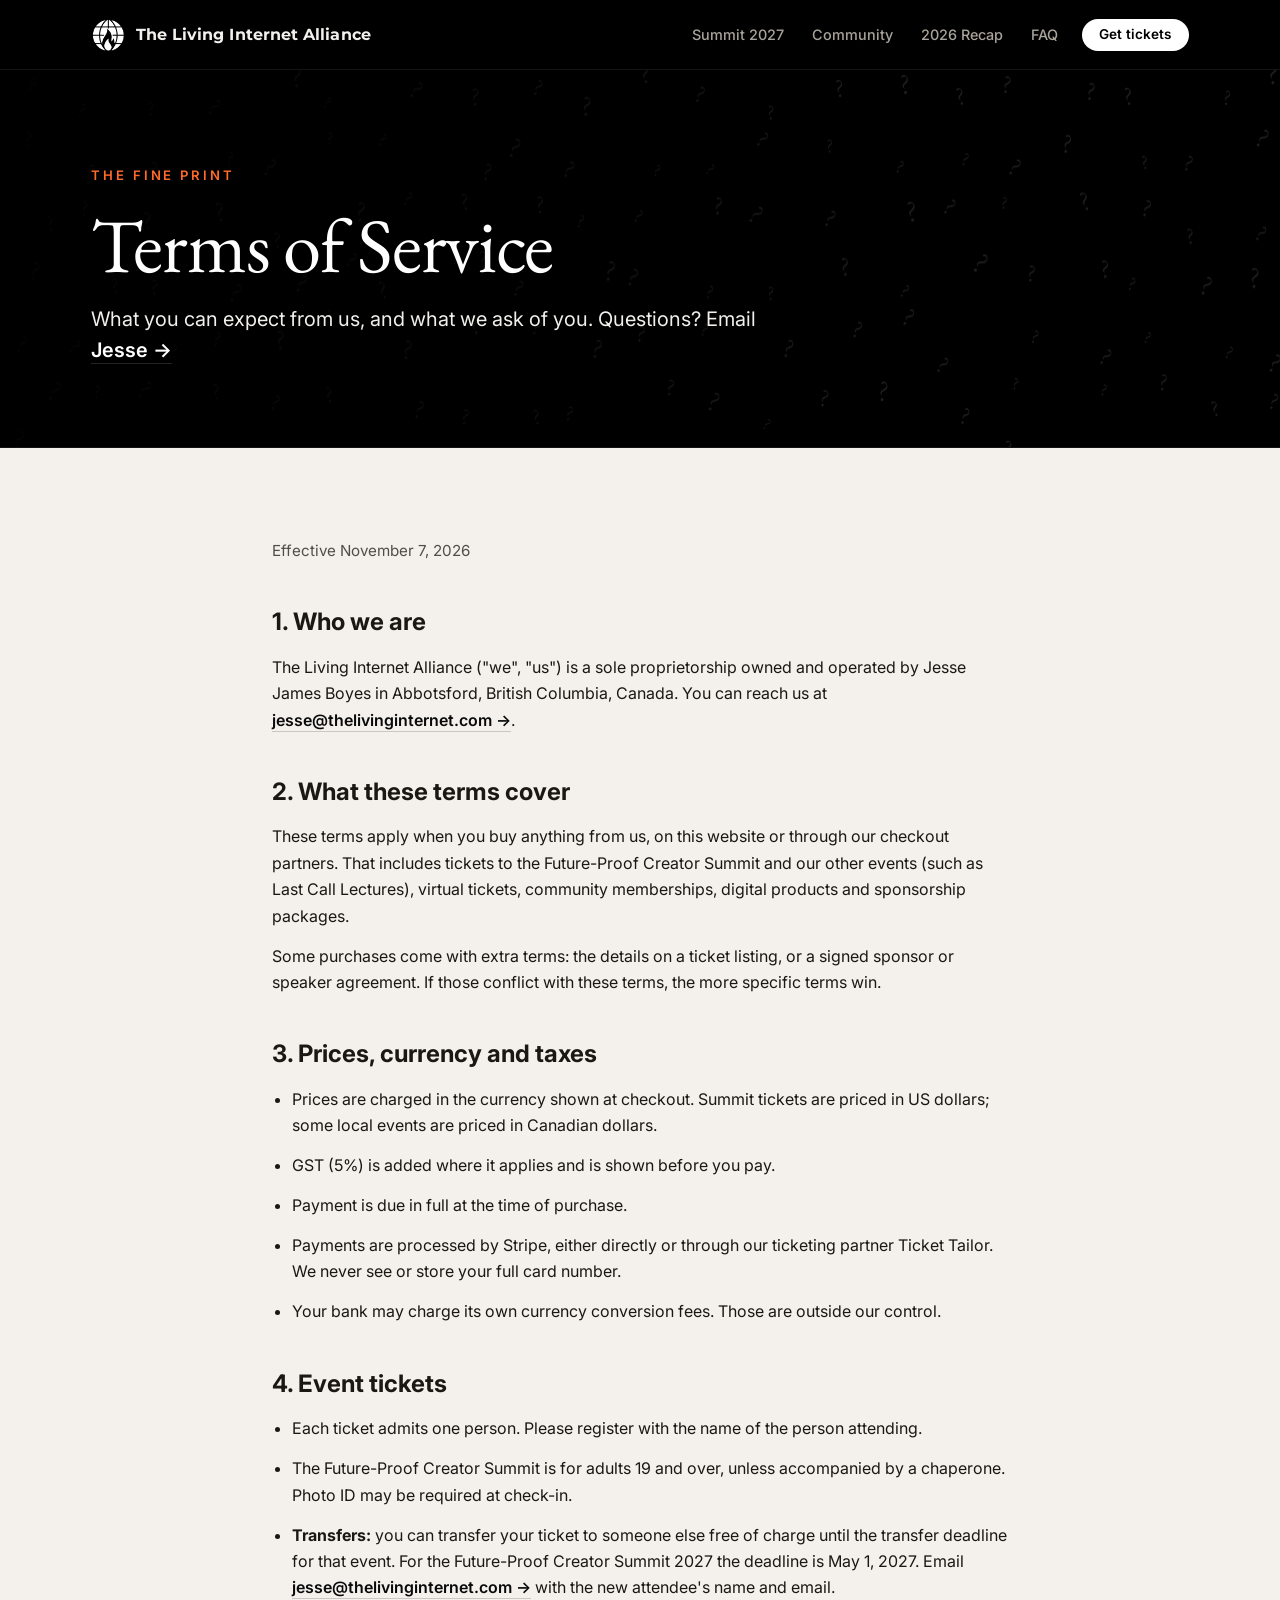
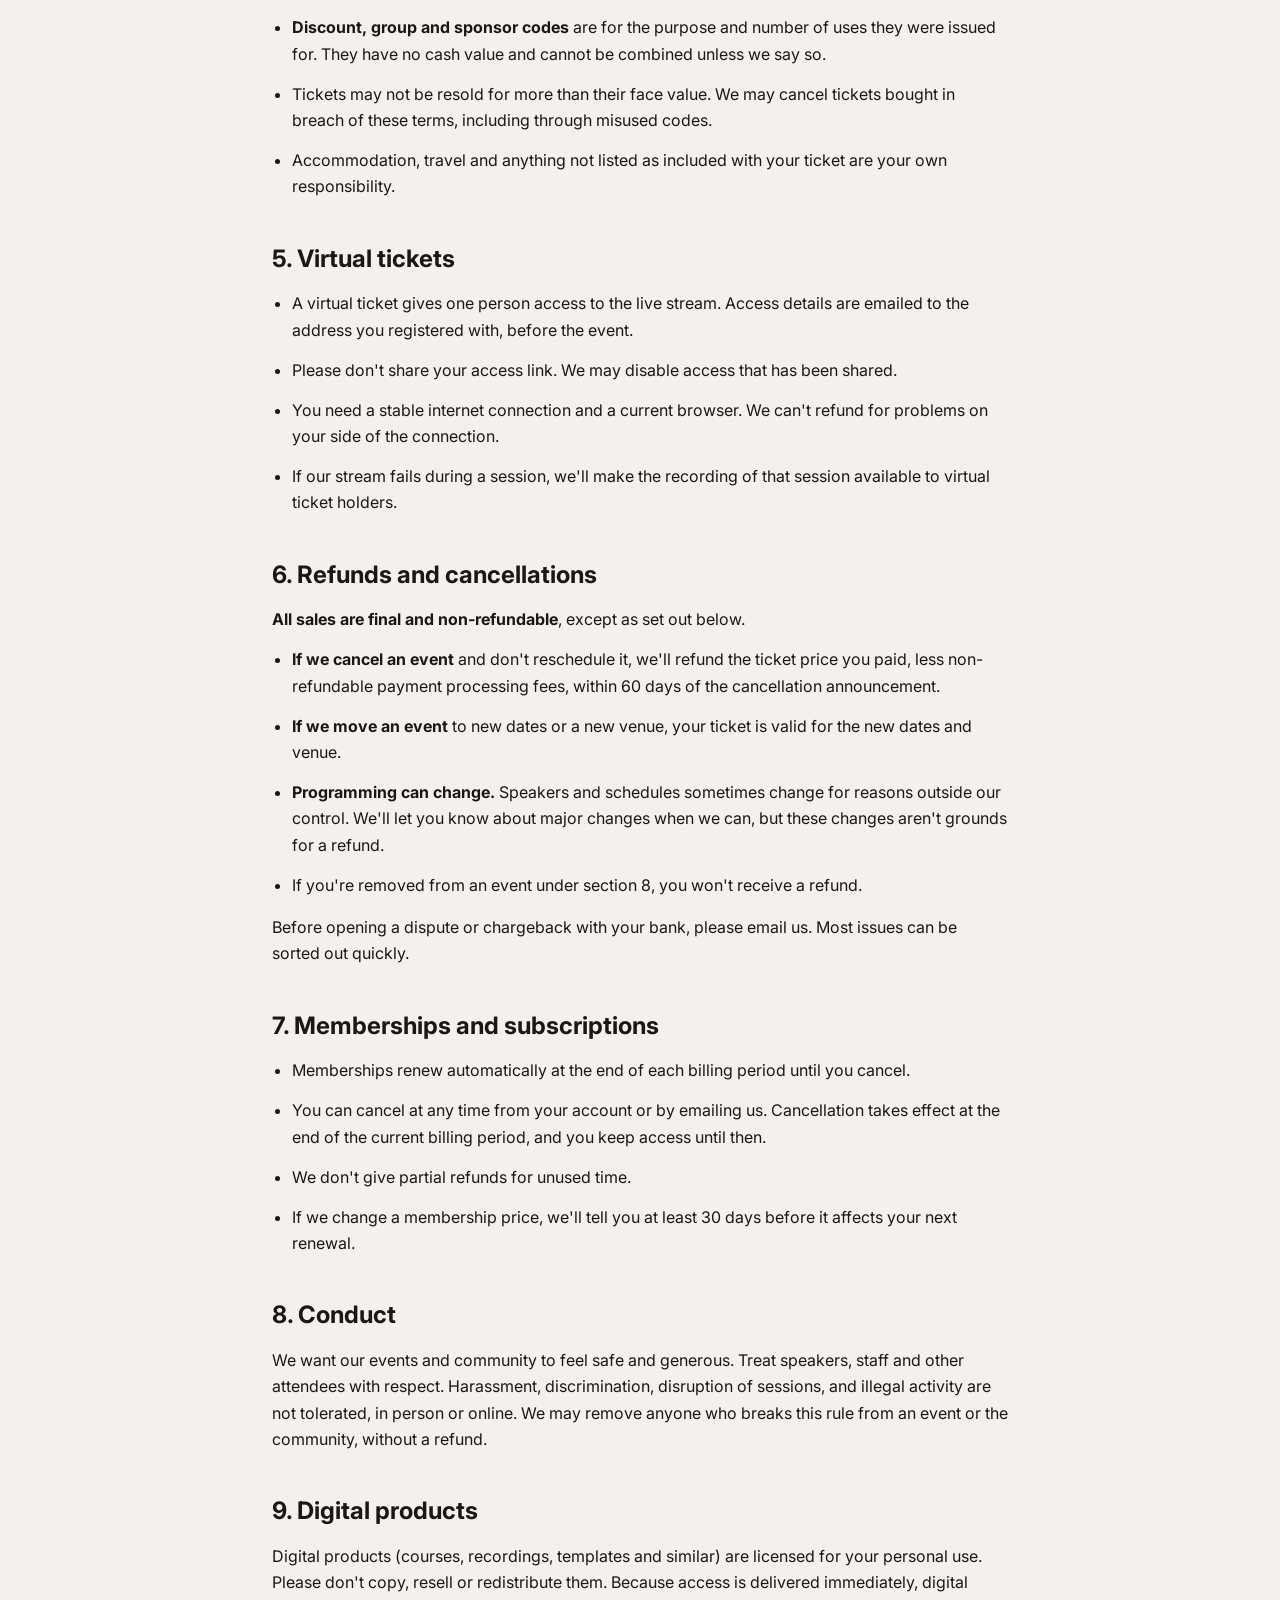
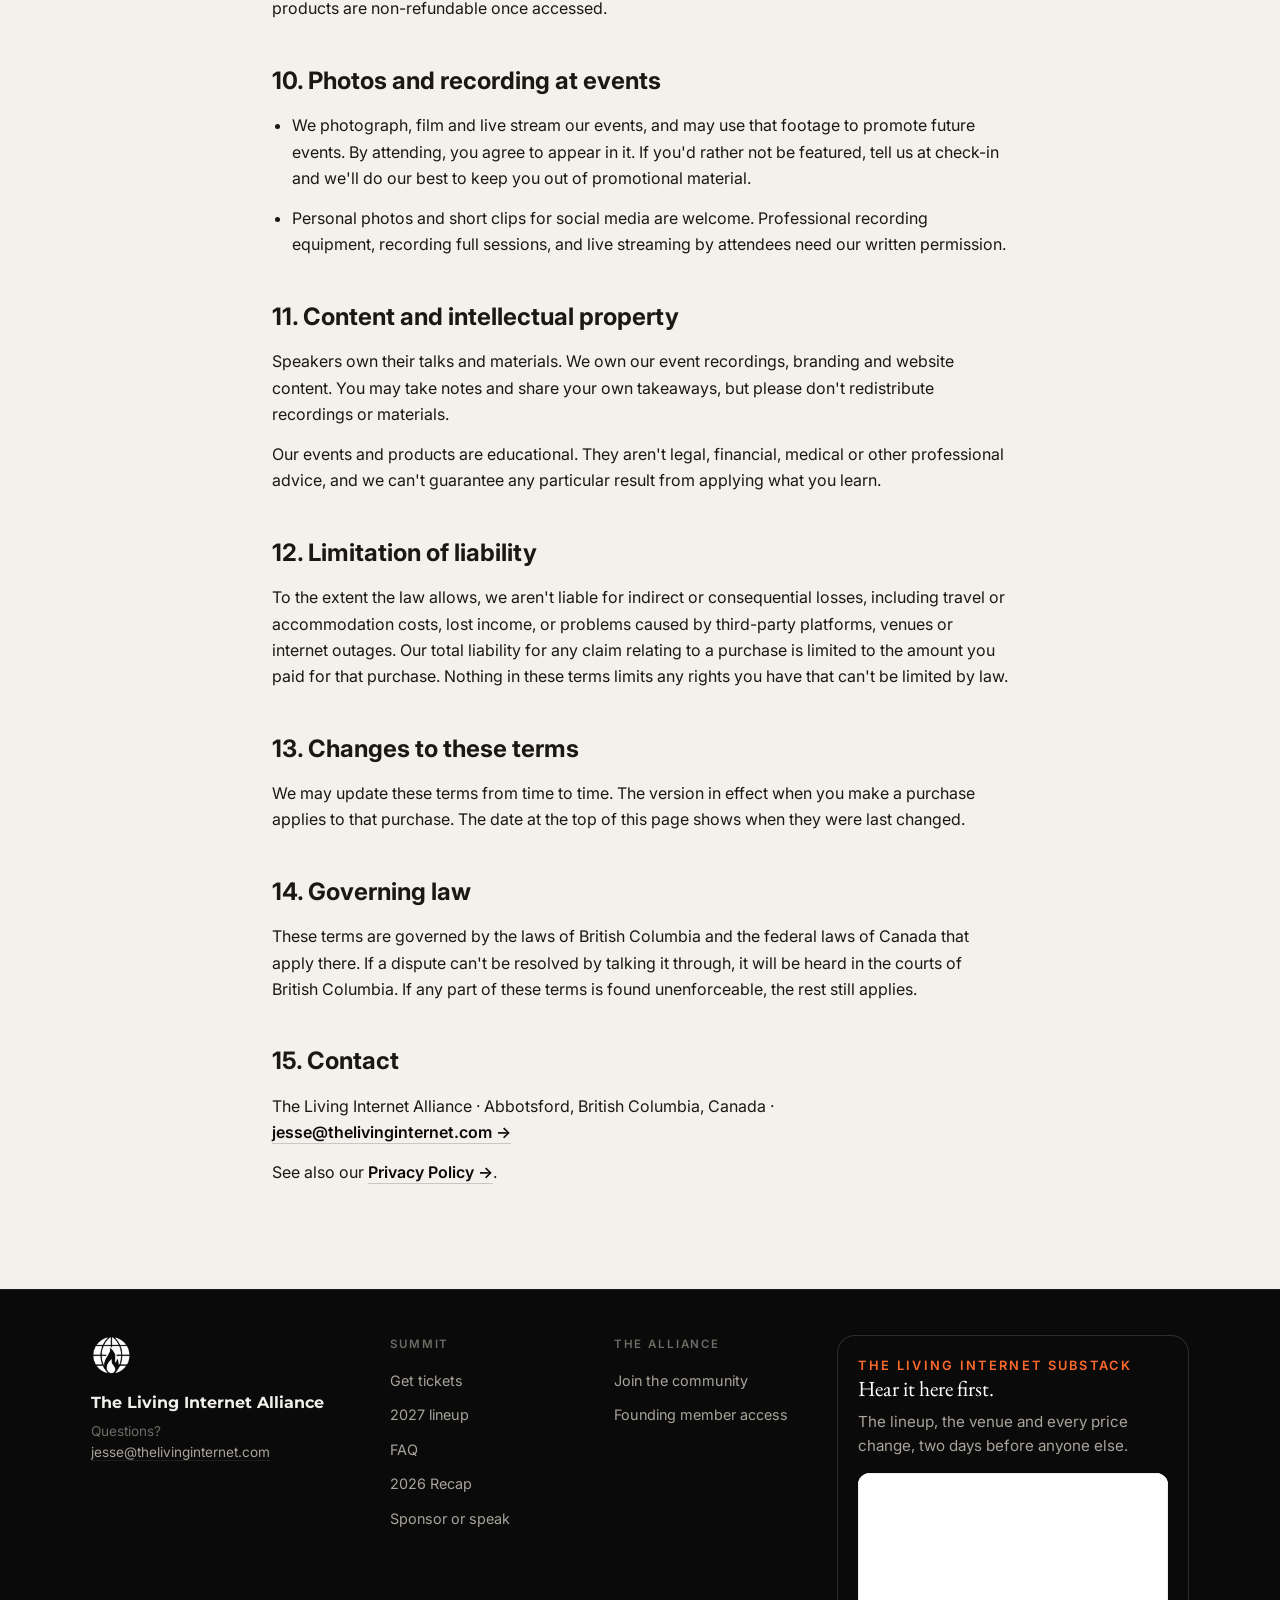
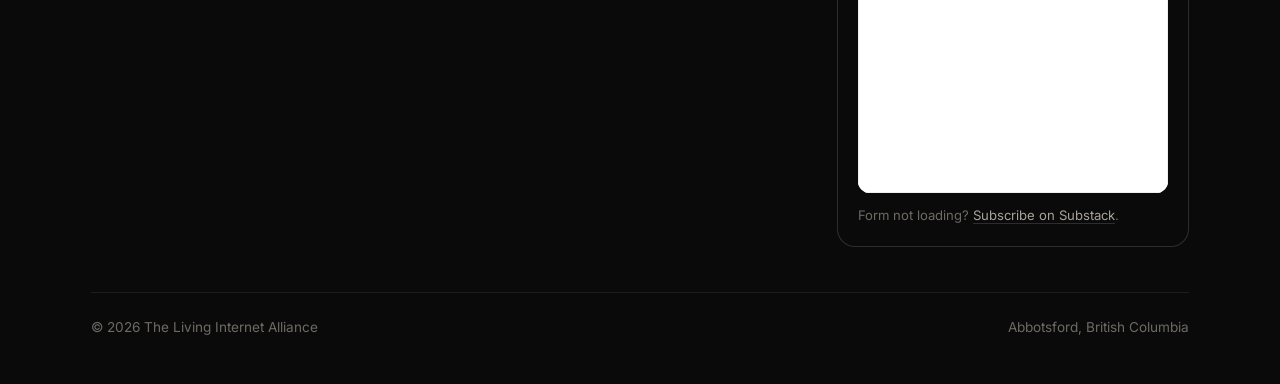
<file: terms/index.html>
<!DOCTYPE html>
<html lang="en">
<head>
  <meta charset="UTF-8" />
  <meta name="viewport" content="width=device-width, initial-scale=1.0" />
  <title>Terms of Service · The Living Internet Alliance</title>
  <meta name="description" content="Terms for tickets, memberships and other purchases from The Living Internet Alliance." />
  <link rel="canonical" href="https://www.thelivinginternet.com/terms/" />

  <!-- Open Graph -->
  <meta property="og:title" content="Terms of Service · The Living Internet Alliance" />
  <meta property="og:description" content="Terms for tickets, memberships and other purchases from The Living Internet Alliance." />
  <meta property="og:type" content="website" />
  <meta property="og:url" content="https://www.thelivinginternet.com/terms/" />
  <meta property="og:image" content="https://www.thelivinginternet.com/assets/images/summit-photos/img1-new.jpg" />
  <meta name="twitter:card" content="summary_large_image" />

  <link rel="icon" type="image/png" href="/assets/images/graphics/logo-white.png" />

  <!-- Fonts: EB Garamond (display) + Inter (body) + Montserrat (wordmark) -->
  <link rel="preconnect" href="https://fonts.googleapis.com" />
  <link rel="preconnect" href="https://fonts.gstatic.com" crossorigin />
  <link href="https://fonts.googleapis.com/css2?family=EB+Garamond:ital,wght@0,400;0,500;0,600;1,400&family=Inter:wght@400;500;600;700&family=Montserrat:wght@600;700&display=swap" rel="stylesheet" />

  <link rel="stylesheet" href="/styles.css" />

  <style>
    .legal { max-width: 46rem; margin: 0 auto; }
    .legal h2 { margin: 2.5rem 0 0.75rem; }
    .legal h3 { margin: 1.5rem 0 0.5rem; font-size: 1.05rem; }
    .legal p, .legal li { line-height: 1.65; margin: 0 0 0.85rem; }
    .legal ul { padding-left: 1.25rem; margin: 0 0 1rem; }
    .legal .legal__meta { opacity: 0.75; font-size: 0.95rem; }
  </style>
</head>
<body>
  <a class="skip-link" href="#main">Skip to content</a>

  <!-- ===================== NAV (shared) ===================== -->
  <header class="nav" id="top">
    <div class="nav__inner">
      <a class="nav__brand" href="/" aria-label="The Living Internet Alliance, home">
        <img src="/assets/images/graphics/logo-white-128.png" alt="" class="nav__logo" width="128" height="128" />
        <span class="nav__wordmark">The Living Internet Alliance</span>
      </a>
      <nav class="nav__links" id="navLinks" aria-label="Primary">
        <a href="/">Summit 2027</a>
        <a href="/community/">Community</a>
        <a href="/2026/">2026 Recap</a>
        <a href="/faq/">FAQ</a>
      </nav>
      <a href="/#tickets" class="btn btn--solid nav__cta">Get tickets</a>
      <button type="button" class="nav__toggle" aria-controls="navLinks" aria-expanded="false" aria-label="Open menu"><span class="nav__toggle-bars"></span></button>
    </div>
  </header>

  <main id="main" tabindex="-1">
  <section class="page-hero page-hero--questions" aria-labelledby="legal-title">
    <canvas class="page-hero__field" aria-hidden="true"></canvas>
    <div class="page-hero__inner">
      <p class="eyebrow member-band__eyebrow">The fine print</p>
      <h1 class="page-hero__title" id="legal-title">Terms of Service</h1>
      <p class="page-hero__sub">What you can expect from us, and what we ask of you. Questions? Email <a class="textlink" href="mailto:jesse@thelivinginternet.com">Jesse</a></p>
    </div>
  </section>

  <section class="section theme-bone" aria-label="Terms of Service">
    <div class="section__inner">
      <article class="legal">

<p class="legal__meta">Effective November 7, 2026</p>

<h2 id="who">1. Who we are</h2>
<p>The Living Internet Alliance ("we", "us") is a sole proprietorship owned and operated by Jesse James Boyes in Abbotsford, British Columbia, Canada. You can reach us at <a class="textlink" href="mailto:jesse@thelivinginternet.com">jesse@thelivinginternet.com</a>.</p>

<h2 id="scope">2. What these terms cover</h2>
<p>These terms apply when you buy anything from us, on this website or through our checkout partners. That includes tickets to the Future-Proof Creator Summit and our other events (such as Last Call Lectures), virtual tickets, community memberships, digital products and sponsorship packages.</p>
<p>Some purchases come with extra terms: the details on a ticket listing, or a signed sponsor or speaker agreement. If those conflict with these terms, the more specific terms win.</p>

<h2 id="payment">3. Prices, currency and taxes</h2>
<ul>
  <li>Prices are charged in the currency shown at checkout. Summit tickets are priced in US dollars; some local events are priced in Canadian dollars.</li>
  <li>GST (5%) is added where it applies and is shown before you pay.</li>
  <li>Payment is due in full at the time of purchase.</li>
  <li>Payments are processed by Stripe, either directly or through our ticketing partner Ticket Tailor. We never see or store your full card number.</li>
  <li>Your bank may charge its own currency conversion fees. Those are outside our control.</li>
</ul>

<h2 id="tickets">4. Event tickets</h2>
<ul>
  <li>Each ticket admits one person. Please register with the name of the person attending.</li>
  <li>The Future-Proof Creator Summit is for adults 19 and over, unless accompanied by a chaperone. Photo ID may be required at check-in.</li>
  <li><strong>Transfers:</strong> you can transfer your ticket to someone else free of charge until the transfer deadline for that event. For the Future-Proof Creator Summit 2027 the deadline is May 1, 2027. Email <a class="textlink" href="mailto:jesse@thelivinginternet.com">jesse@thelivinginternet.com</a> with the new attendee's name and email.</li>
  <li><strong>Discount, group and sponsor codes</strong> are for the purpose and number of uses they were issued for. They have no cash value and cannot be combined unless we say so.</li>
  <li>Tickets may not be resold for more than their face value. We may cancel tickets bought in breach of these terms, including through misused codes.</li>
  <li>Accommodation, travel and anything not listed as included with your ticket are your own responsibility.</li>
</ul>

<h2 id="virtual">5. Virtual tickets</h2>
<ul>
  <li>A virtual ticket gives one person access to the live stream. Access details are emailed to the address you registered with, before the event.</li>
  <li>Please don't share your access link. We may disable access that has been shared.</li>
  <li>You need a stable internet connection and a current browser. We can't refund for problems on your side of the connection.</li>
  <li>If our stream fails during a session, we'll make the recording of that session available to virtual ticket holders.</li>
</ul>

<h2 id="refunds">6. Refunds and cancellations</h2>
<p><strong>All sales are final and non-refundable</strong>, except as set out below.</p>
<ul>
  <li><strong>If we cancel an event</strong> and don't reschedule it, we'll refund the ticket price you paid, less non-refundable payment processing fees, within 60 days of the cancellation announcement.</li>
  <li><strong>If we move an event</strong> to new dates or a new venue, your ticket is valid for the new dates and venue.</li>
  <li><strong>Programming can change.</strong> Speakers and schedules sometimes change for reasons outside our control. We'll let you know about major changes when we can, but these changes aren't grounds for a refund.</li>
  <li>If you're removed from an event under section 8, you won't receive a refund.</li>
</ul>
<p>Before opening a dispute or chargeback with your bank, please email us. Most issues can be sorted out quickly.</p>

<h2 id="memberships">7. Memberships and subscriptions</h2>
<ul>
  <li>Memberships renew automatically at the end of each billing period until you cancel.</li>
  <li>You can cancel at any time from your account or by emailing us. Cancellation takes effect at the end of the current billing period, and you keep access until then.</li>
  <li>We don't give partial refunds for unused time.</li>
  <li>If we change a membership price, we'll tell you at least 30 days before it affects your next renewal.</li>
</ul>

<h2 id="conduct">8. Conduct</h2>
<p>We want our events and community to feel safe and generous. Treat speakers, staff and other attendees with respect. Harassment, discrimination, disruption of sessions, and illegal activity are not tolerated, in person or online. We may remove anyone who breaks this rule from an event or the community, without a refund.</p>

<h2 id="digital-products">9. Digital products</h2>
<p>Digital products (courses, recordings, templates and similar) are licensed for your personal use. Please don't copy, resell or redistribute them. Because access is delivered immediately, digital products are non-refundable once accessed.</p>

<h2 id="recording">10. Photos and recording at events</h2>
<ul>
  <li>We photograph, film and live stream our events, and may use that footage to promote future events. By attending, you agree to appear in it. If you'd rather not be featured, tell us at check-in and we'll do our best to keep you out of promotional material.</li>
  <li>Personal photos and short clips for social media are welcome. Professional recording equipment, recording full sessions, and live streaming by attendees need our written permission.</li>
</ul>

<h2 id="content">11. Content and intellectual property</h2>
<p>Speakers own their talks and materials. We own our event recordings, branding and website content. You may take notes and share your own takeaways, but please don't redistribute recordings or materials.</p>
<p>Our events and products are educational. They aren't legal, financial, medical or other professional advice, and we can't guarantee any particular result from applying what you learn.</p>

<h2 id="liability">12. Limitation of liability</h2>
<p>To the extent the law allows, we aren't liable for indirect or consequential losses, including travel or accommodation costs, lost income, or problems caused by third-party platforms, venues or internet outages. Our total liability for any claim relating to a purchase is limited to the amount you paid for that purchase. Nothing in these terms limits any rights you have that can't be limited by law.</p>

<h2 id="changes">13. Changes to these terms</h2>
<p>We may update these terms from time to time. The version in effect when you make a purchase applies to that purchase. The date at the top of this page shows when they were last changed.</p>

<h2 id="law">14. Governing law</h2>
<p>These terms are governed by the laws of British Columbia and the federal laws of Canada that apply there. If a dispute can't be resolved by talking it through, it will be heard in the courts of British Columbia. If any part of these terms is found unenforceable, the rest still applies.</p>

<h2 id="contact">15. Contact</h2>
<p>The Living Internet Alliance · Abbotsford, British Columbia, Canada · <a class="textlink" href="mailto:jesse@thelivinginternet.com">jesse@thelivinginternet.com</a></p>
<p>See also our <a class="textlink" href="/privacy/">Privacy Policy</a>.</p>

      </article>
    </div>
  </section>
  </main>

  <!-- ===================== FOOTER (shared) ===================== -->
  <footer class="footer" id="footer">
    <div class="footer__grid">
      <div class="footer__about">
        <img src="/assets/images/graphics/logo-white-128.png" alt="" class="footer__logo" width="128" height="128" loading="lazy" />
        <p class="footer__brand">The Living Internet Alliance</p>
        <p class="footer__meta">Questions? <a href="mailto:jesse@thelivinginternet.com">jesse@thelivinginternet.com</a></p>
      </div>
      <div>
        <p class="footer__col-title">Summit</p>
        <ul class="footer__list">
          <li><a href="/#tickets">Get tickets</a></li>
          <li><a href="/#lineup">2027 lineup</a></li>
          <li><a href="/faq/">FAQ</a></li>
          <li><a href="/2026/">2026 Recap</a></li>
          <li><a href="mailto:jesse@thelivinginternet.com?subject=Sponsoring%20or%20speaking%20at%20FPCS%202027">Sponsor or speak</a></li>
        </ul>
      </div>
      <div>
        <p class="footer__col-title">The Alliance</p>
        <ul class="footer__list">
          <li><a href="/community/">Join the community</a></li>
          <li><a href="/community/#founding">Founding member access</a></li>
        </ul>
      </div>
      <div class="footer__signup">
        <div class="signup ">
          <p class="signup__eyebrow">The Living Internet Substack</p>
          <p class="signup__title">Hear it here first.</p>
          <p class="signup__body">The lineup, the venue and every price change, two days before anyone else.</p>
          <div class="signup__frame">
            <iframe src="https://livinginternet.substack.com/embed" title="Subscribe to The Living Internet Substack" loading="lazy" width="480" height="320" style="border: 1px solid #EEE; background: white" frameborder="0" scrolling="no"></iframe>
          </div>
          <p class="signup__fallback">Form not loading? <a href="https://livinginternet.substack.com/subscribe" target="_blank" rel="noopener">Subscribe on Substack</a>.</p>
        </div>
      </div>
    </div>
    <div class="footer__base">
      <p class="footer__meta">&copy; 2026 The Living Internet Alliance</p>
      <p class="footer__meta">Abbotsford, British Columbia</p>
    </div>
  </footer>

  <script src="/site.js"></script>
</body>
</html>
</file>
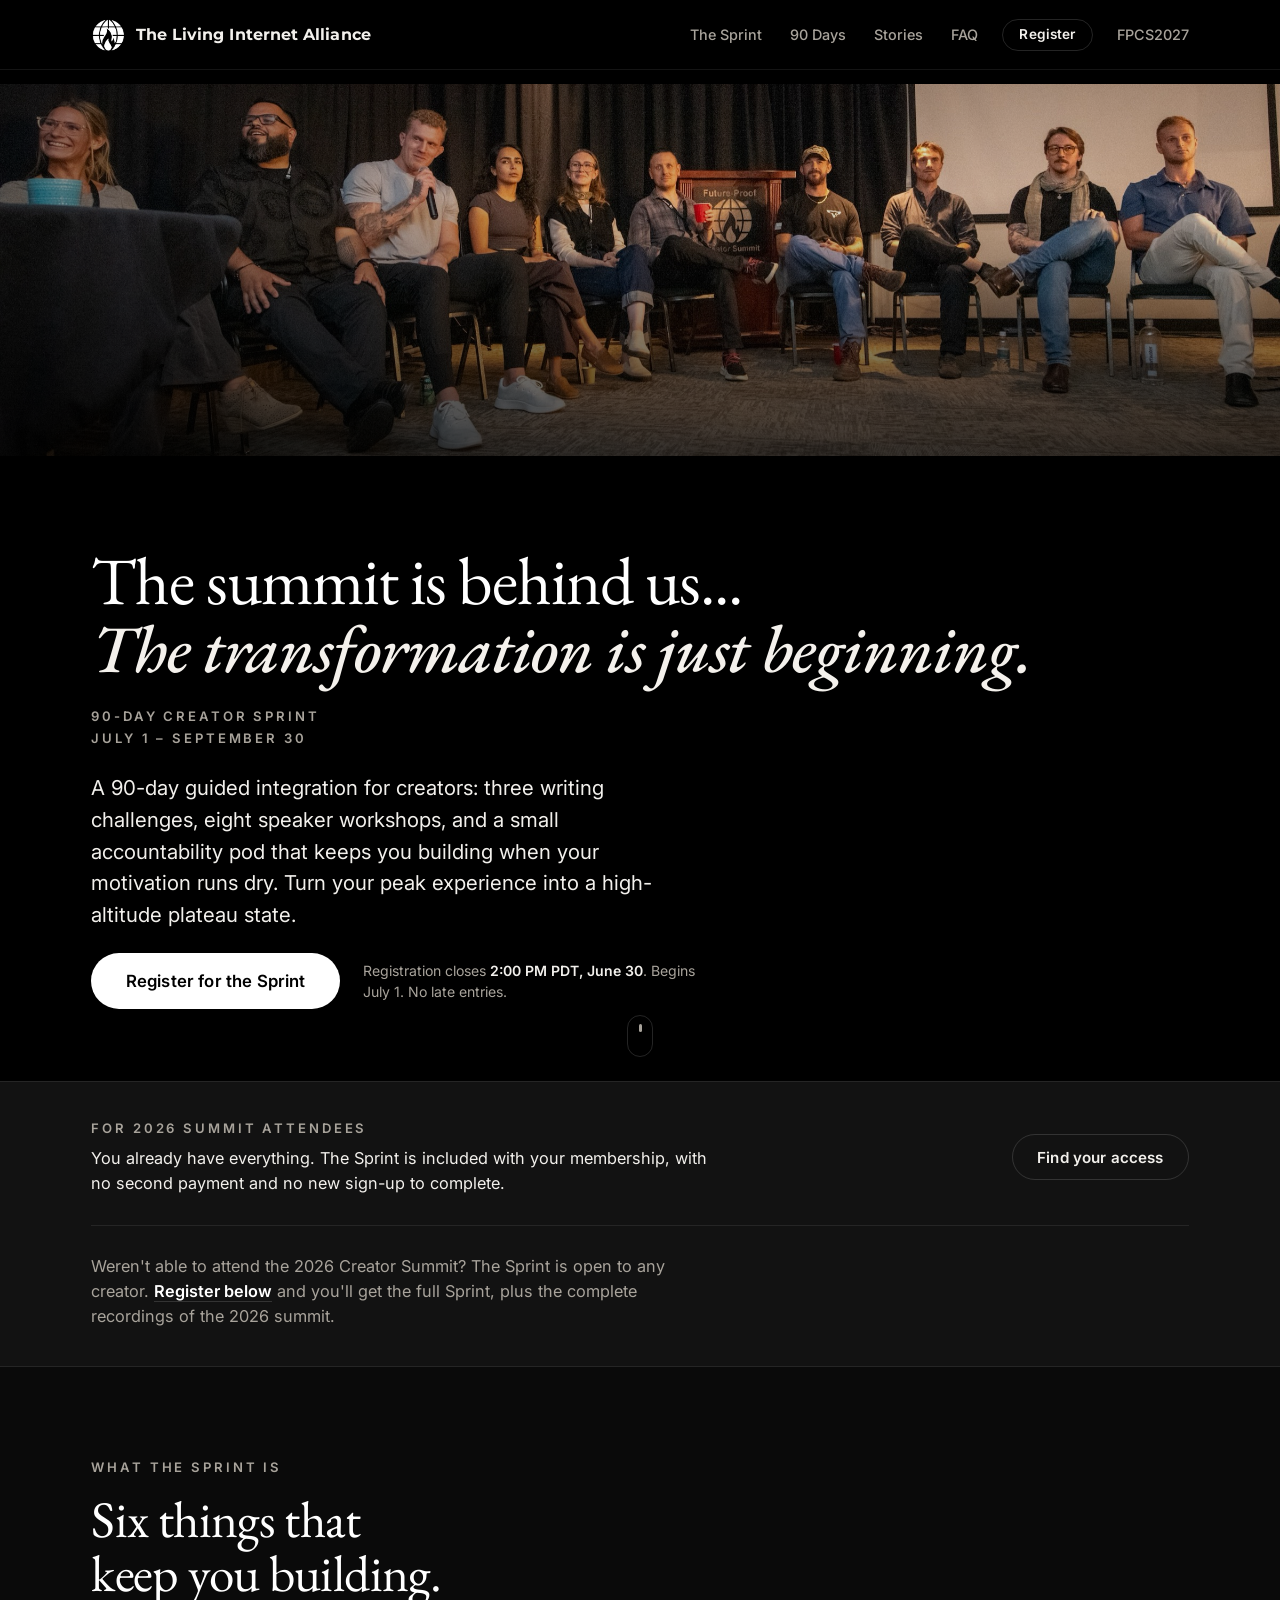
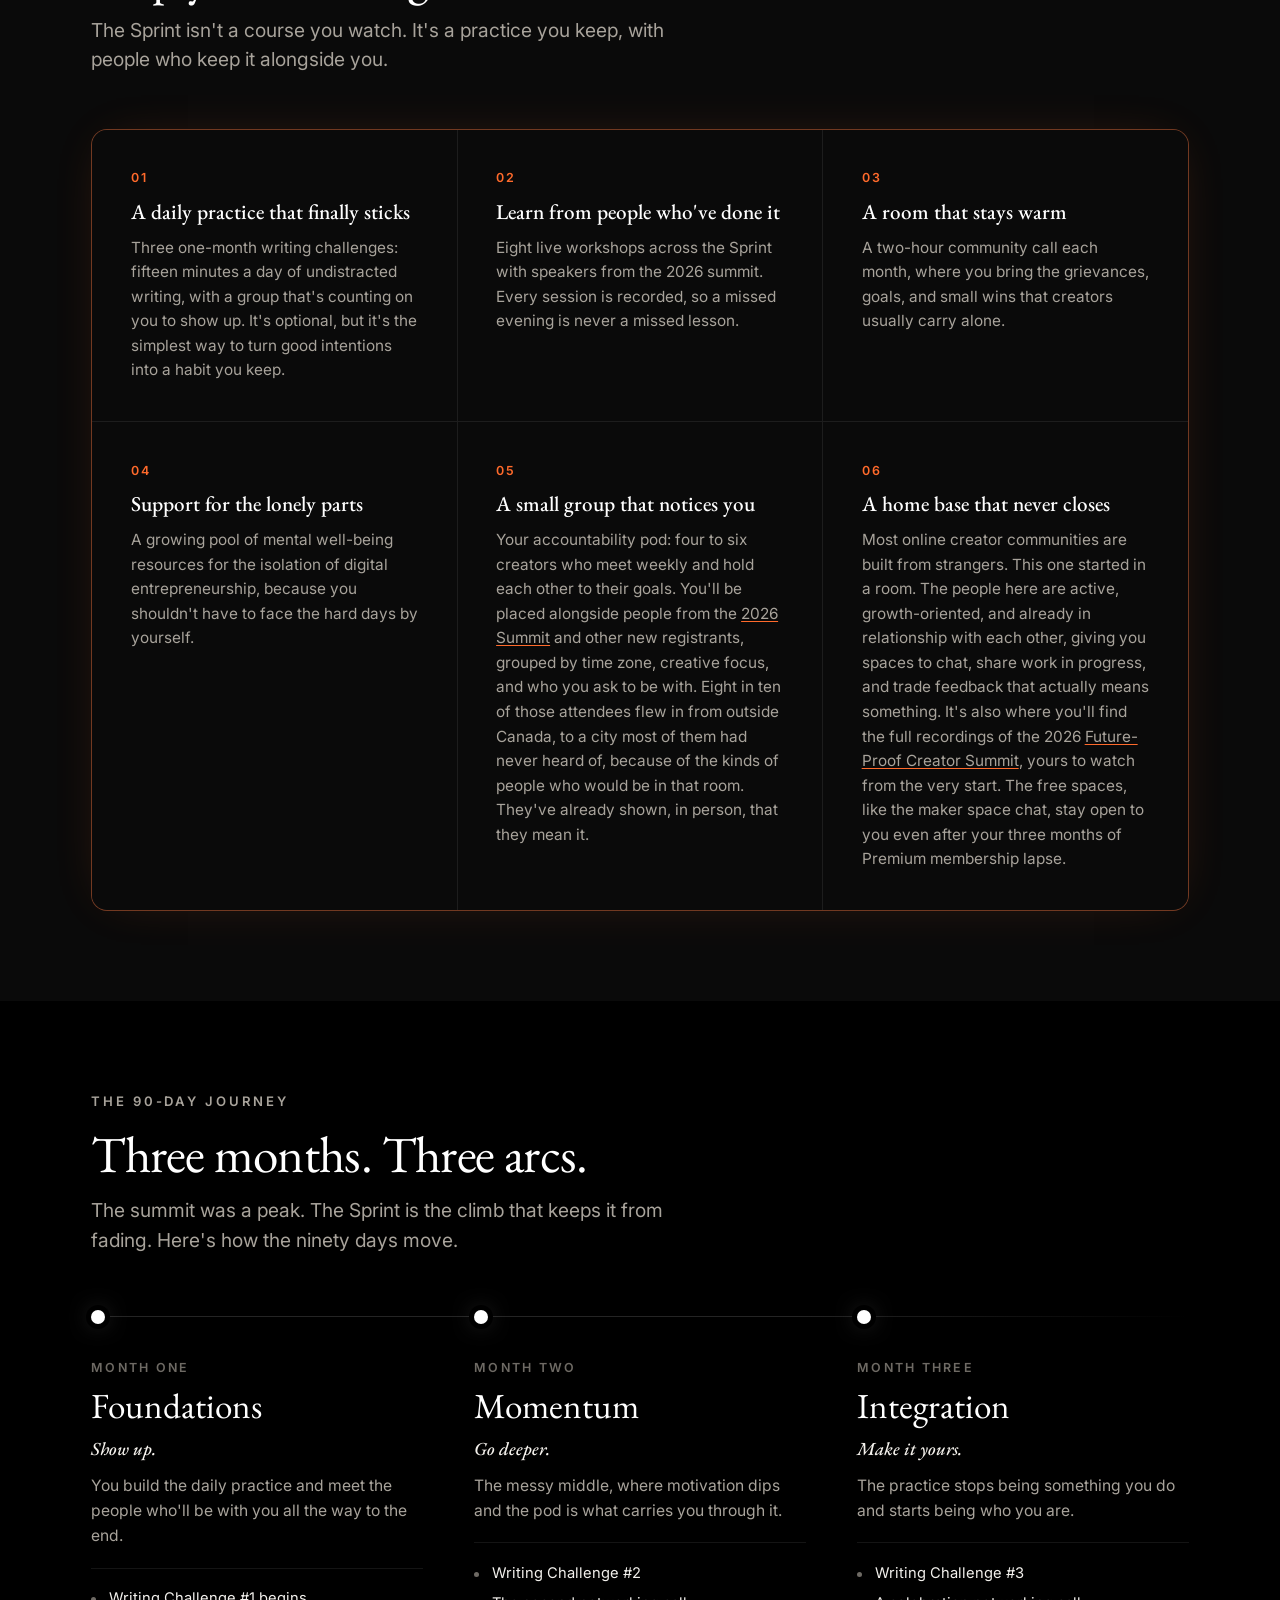
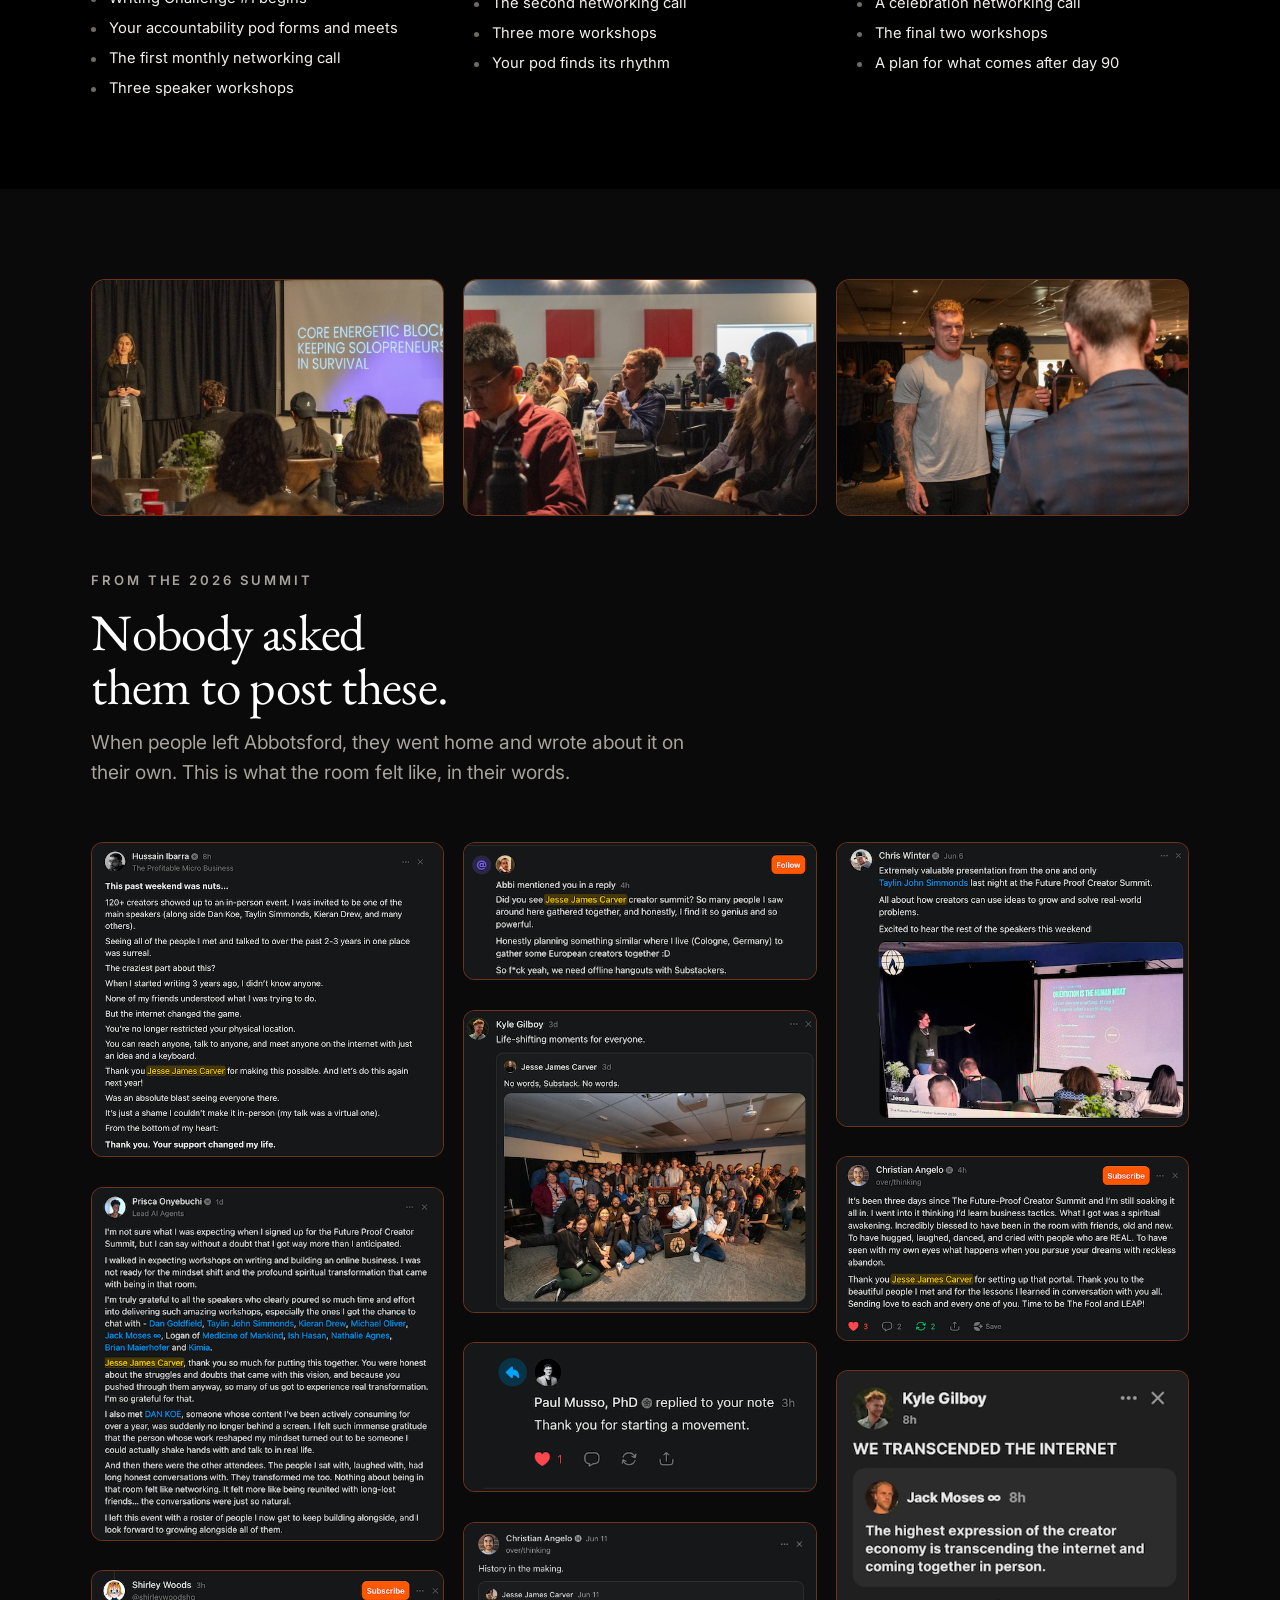
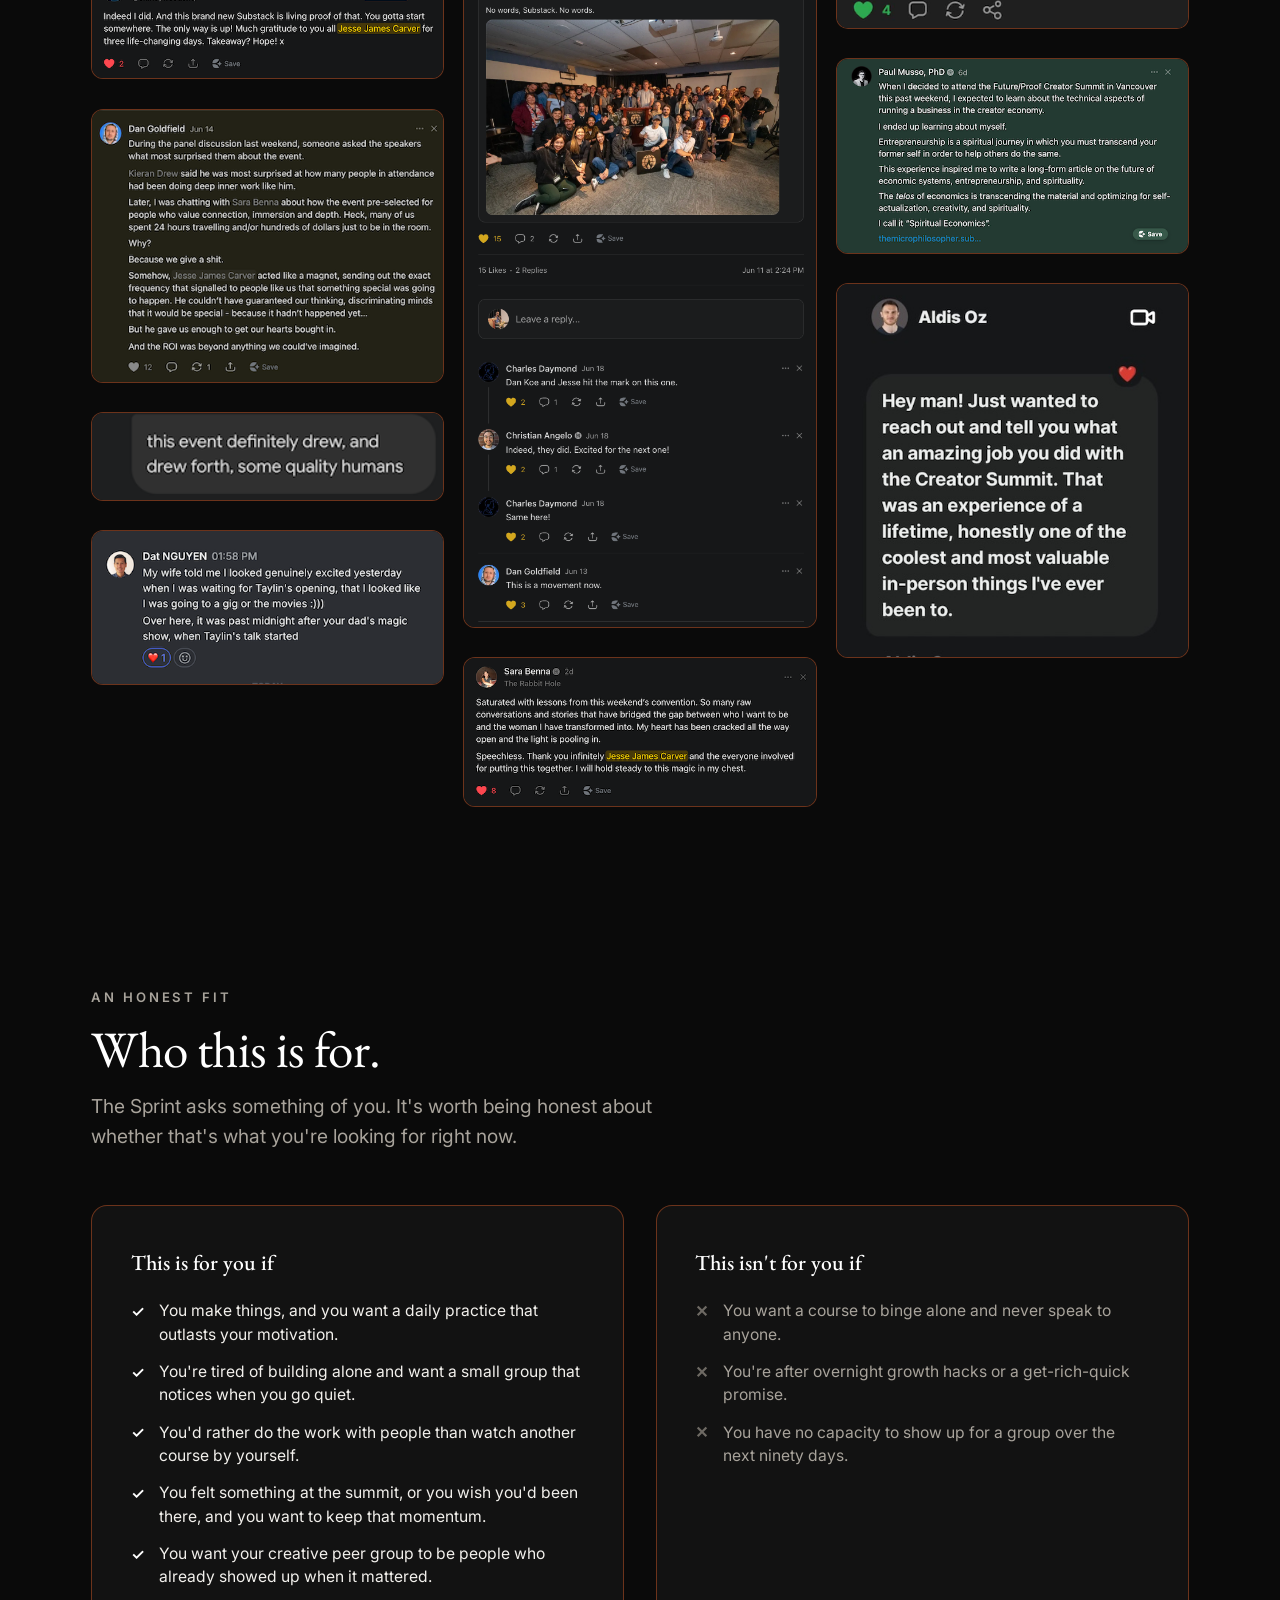
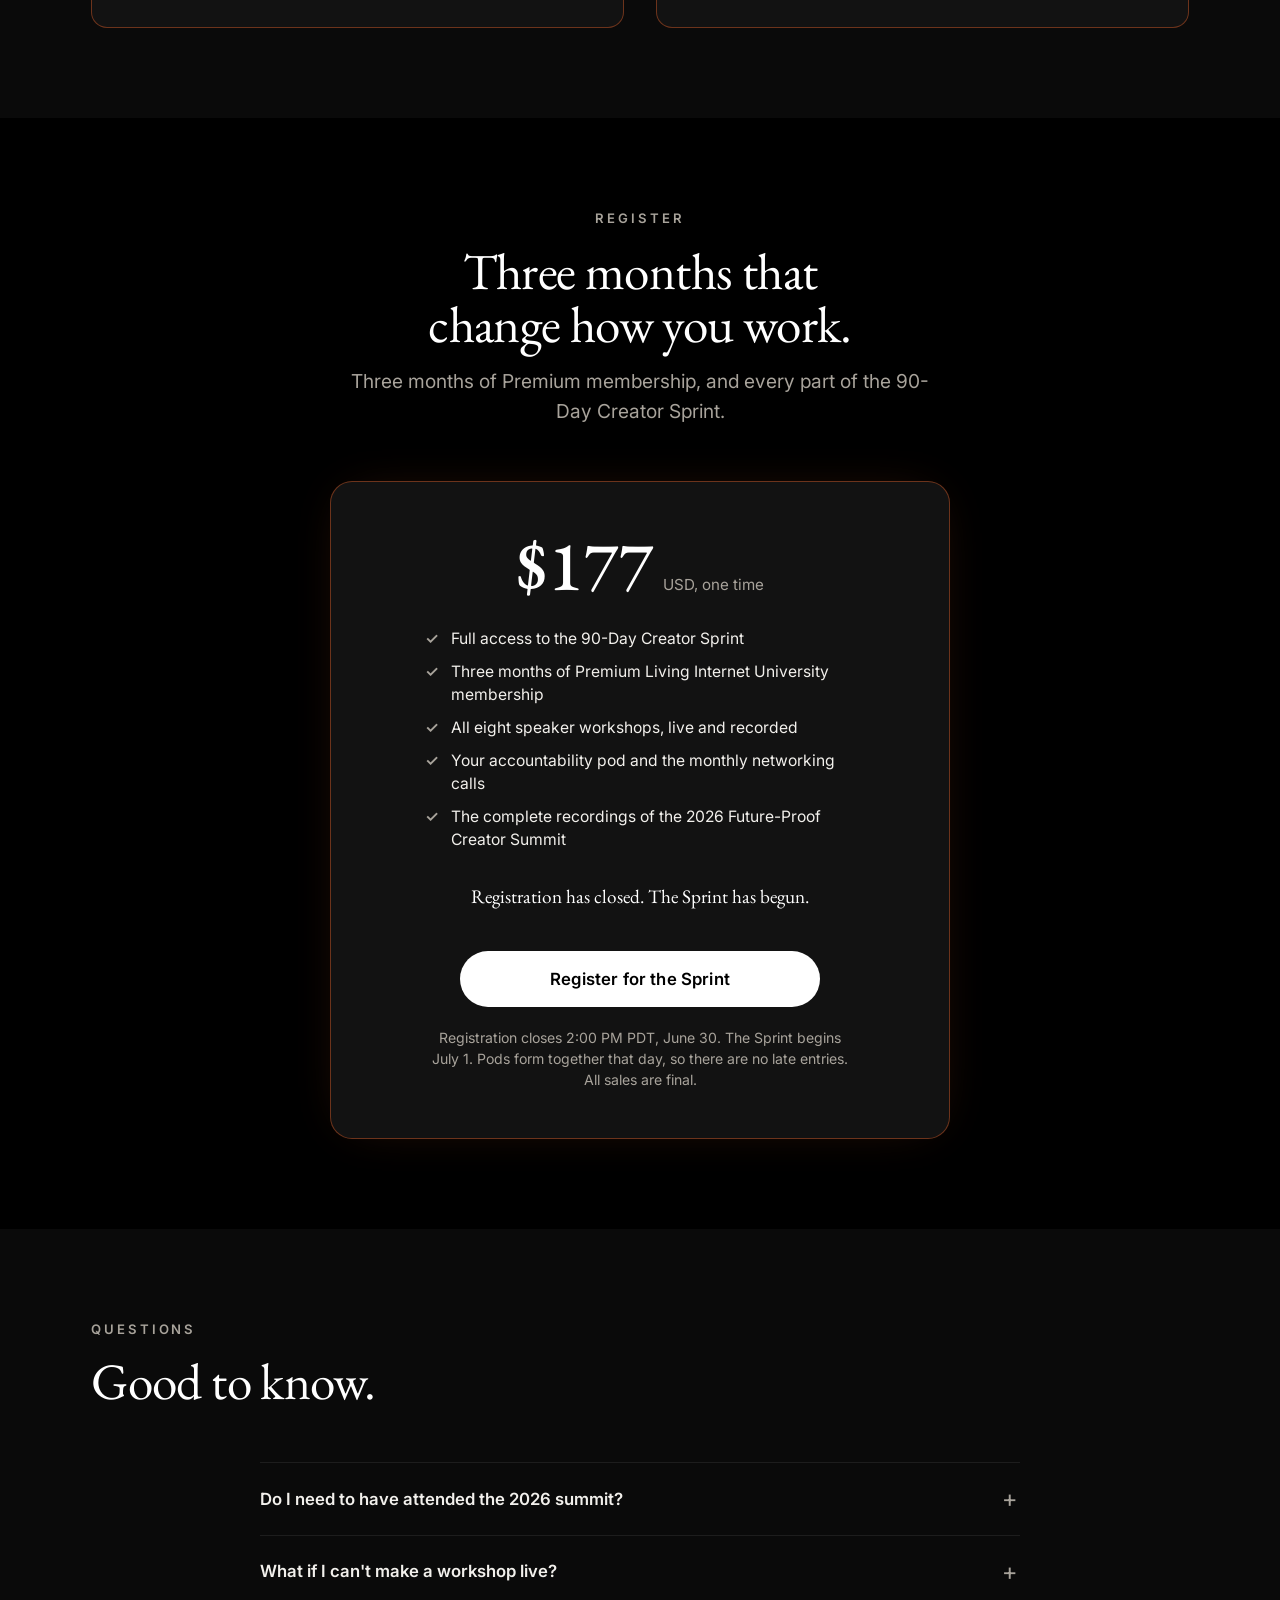
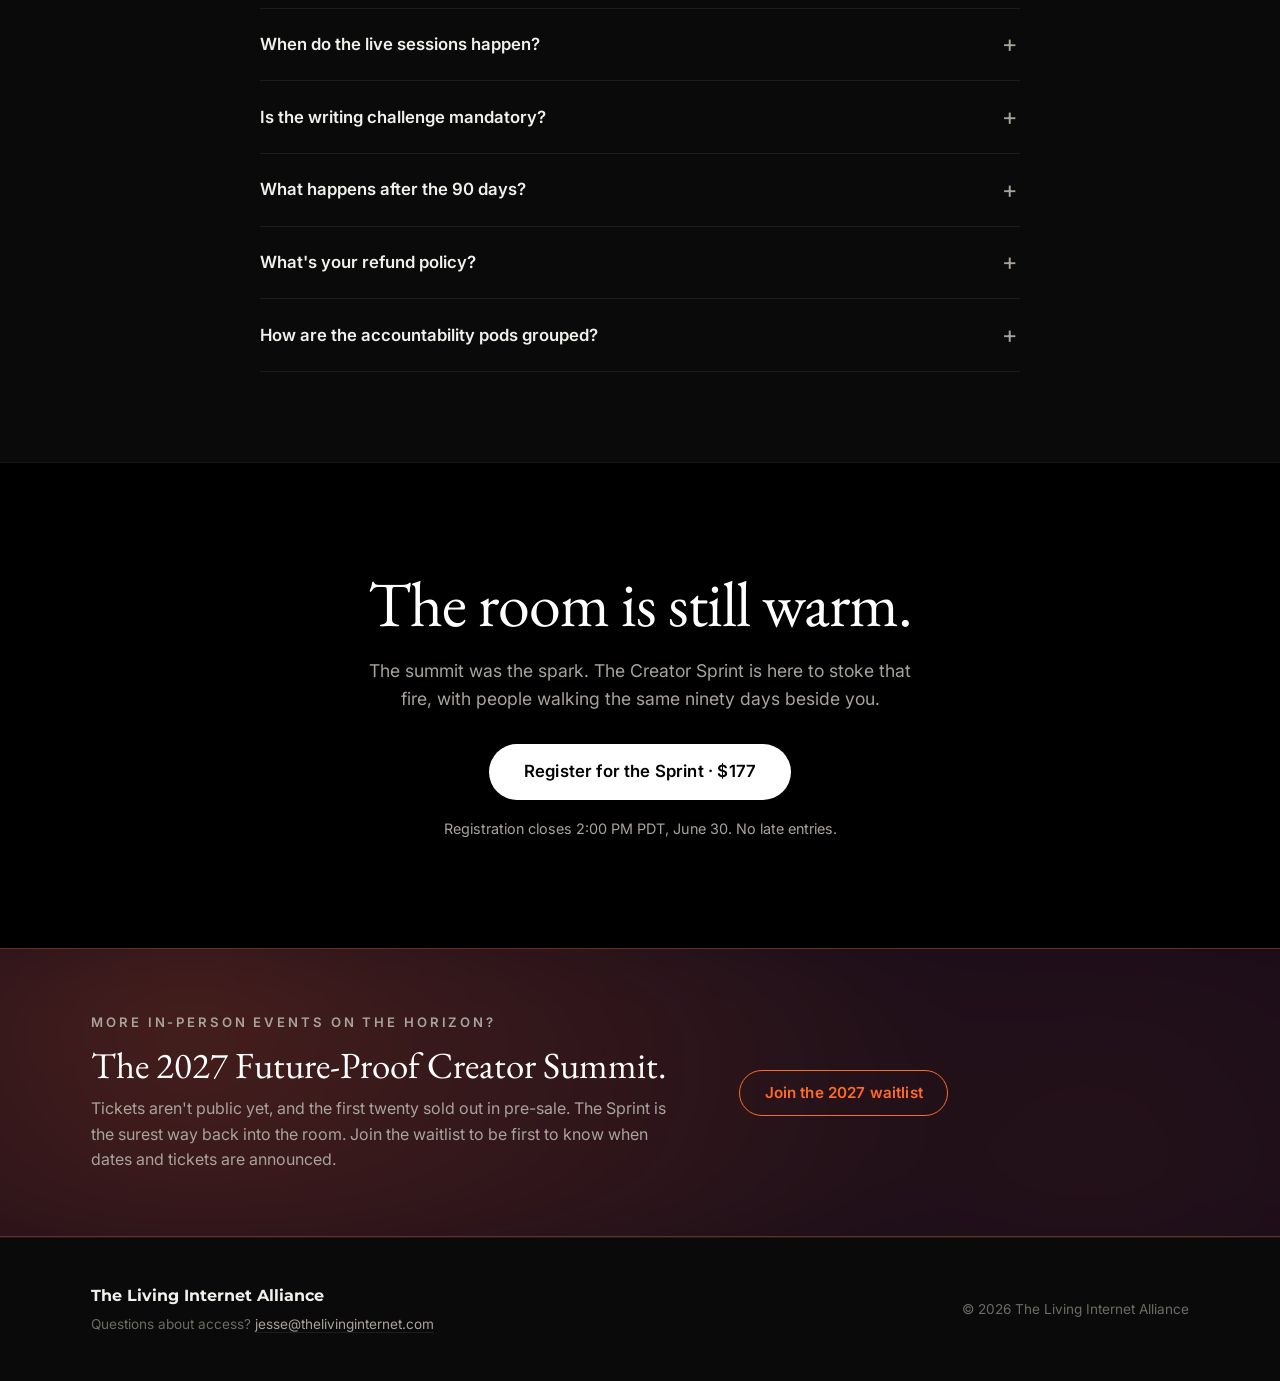
<file: index-sprint-open-archive.html>
<!DOCTYPE html>
<html lang="en">
<head>
  <meta charset="UTF-8" />
  <meta name="viewport" content="width=device-width, initial-scale=1.0" />
  <title>90-Day Creator Sprint · The Living Internet Alliance</title>
  <meta name="description" content="A 90-day guided integration for creators: three writing challenges, eight speaker workshops, a real accountability pod, and a community that keeps you building. Registration closes June 30." />

  <!-- Open Graph -->
  <meta property="og:title" content="The 90-Day Creator Sprint" />
  <meta property="og:description" content="The summit ended. The change is just beginning. Join the 90-Day Creator Sprint. Registration closes June 30." />
  <meta property="og:type" content="website" />

  <!-- Fonts: EB Garamond (classic serif display) + Inter (clean body) -->
  <link rel="preconnect" href="https://fonts.googleapis.com" />
  <link rel="preconnect" href="https://fonts.gstatic.com" crossorigin />
  <link href="https://fonts.googleapis.com/css2?family=EB+Garamond:ital,wght@0,400;0,500;0,600;1,400&family=Inter:wght@400;500;600&family=Montserrat:wght@600;700&display=swap" rel="stylesheet" />

  <link rel="stylesheet" href="styles.css" />
  <link rel="preload" as="image" href="assets/images/summit-photos/img1.jpg" fetchpriority="high" />
</head>
<body>

  <!-- ===================== NAV ===================== -->
  <header class="nav" id="top">
    <div class="nav__inner">
      <a class="nav__brand" href="#top" aria-label="The Living Internet Alliance, home">
        <img src="assets/images/graphics/logo-white.png" alt="The Living Internet Alliance" class="nav__logo" width="470" height="469" />
        <span class="nav__wordmark">The Living Internet Alliance</span>
      </a>
      <nav class="nav__links" aria-label="Primary">
        <a href="#what">The Sprint</a>
        <a href="#journey">90 Days</a>
        <a href="#proof">Stories</a>
        <a href="#faq">FAQ</a>
      </nav>
      <a href="#get-access" class="btn btn--ghost nav__cta">Register</a>
      <a href="#footer" class="nav__fpcs">FPCS2027</a>
    </div>
  </header>

  <!-- ===================== HERO ===================== -->
  <section class="hero" aria-labelledby="hero-title">
    <div class="hero__media" role="img" aria-label="Jesse holding the mic in front of the speaker panel at the 2026 Future-Proof Creator Summit"></div>
    <div class="hero__scrim"></div>

    <div class="hero__content">
      <h1 class="hero__title" id="hero-title">
        The summit is behind us...<br />
        <em>The transformation is just beginning.</em>
      </h1>

      <p class="eyebrow hero__eyebrow">
        90-Day Creator Sprint<br />
        July 1 – September 30
      </p>

      <p class="hero__sub">
        A 90-day guided integration for creators: three writing challenges, eight
        speaker workshops, and a small accountability pod that keeps you building
        when your motivation runs dry. Turn your peak experience into a
        high-altitude plateau state.
      </p>

      <div class="hero__actions">
        <a href="#get-access" class="btn btn--solid btn--lg">Register for the Sprint</a>
        <p class="hero__deadline">
          Registration closes <strong>2:00&nbsp;PM PDT, June&nbsp;30</strong>. Begins July&nbsp;1. No late entries.
        </p>
      </div>

    </div>

    <a href="#what" class="hero__scroll" aria-label="Scroll to learn more">
      <span></span>
    </a>
  </section>

  <!-- ===================== (sections below to be built) ===================== -->
  <main>
    <!-- ===================== ATTENDEE STRIP ===================== -->
    <section id="attendees" class="attendee-strip" aria-label="For 2026 summit attendees">
      <div class="attendee-strip__inner">
        <div class="attendee-strip__row">
          <div class="attendee-strip__text">
            <p class="eyebrow">For 2026 summit attendees</p>
            <p class="attendee-strip__line">
              You already have everything. The Sprint is included with your membership,
              with no second payment and no new sign-up to complete.
            </p>
          </div>
          <button type="button" class="btn btn--ghost" data-modal-open="attendee">Find your access</button>
        </div>
        <div class="attendee-strip__divider"></div>
        <p class="attendee-strip__line attendee-strip__line--alt">
          Weren't able to attend the 2026 Creator Summit? The Sprint is open to any
          creator. <a href="#get-access" class="attendee-strip__link">Register below</a>
          and you'll get the full Sprint, plus the complete recordings of the 2026 summit.
        </p>
      </div>
    </section>

    <!-- ===================== WHAT THE SPRINT IS ===================== -->
    <section id="what" class="section">
      <div class="section__inner">
        <header class="section-head">
          <p class="eyebrow">What the Sprint is</p>
          <h2 class="section-title">Six things that keep you building.</h2>
          <p class="section-intro">
            The Sprint isn't a course you watch. It's a practice you keep, with people
            who keep it alongside you.
          </p>
        </header>

        <ul class="pillars">
          <li class="pillar">
            <span class="pillar__num">01</span>
            <h3 class="pillar__title">A daily practice that finally sticks</h3>
            <p class="pillar__desc">
              Three one-month writing challenges: fifteen minutes a day of undistracted
              writing, with a group that's counting on you to show up. It's optional, but
              it's the simplest way to turn good intentions into a habit you keep.
            </p>
          </li>

          <li class="pillar">
            <span class="pillar__num">02</span>
            <h3 class="pillar__title">Learn from people who've done it</h3>
            <p class="pillar__desc">
              Eight live workshops across the Sprint with speakers from the 2026 summit.
              Every session is recorded, so a missed evening is never a missed lesson.
            </p>
          </li>

          <li class="pillar">
            <span class="pillar__num">03</span>
            <h3 class="pillar__title">A room that stays warm</h3>
            <p class="pillar__desc">
              A two-hour community call each month, where you bring the grievances, goals,
              and small wins that creators usually carry alone.
            </p>
          </li>

          <li class="pillar">
            <span class="pillar__num">04</span>
            <h3 class="pillar__title">Support for the lonely parts</h3>
            <p class="pillar__desc">
              A growing pool of mental well-being resources for the isolation of digital
              entrepreneurship, because you shouldn't have to face the hard days by yourself.
            </p>
          </li>

          <li class="pillar">
            <span class="pillar__num">05</span>
            <h3 class="pillar__title">A small group that notices you</h3>
            <p class="pillar__desc">
              Your accountability pod: four to six creators who meet weekly and hold each
              other to their goals. You'll be placed alongside people from the
              <a href="#proof" class="pillar__link">2026 Summit</a> and other new registrants,
              grouped by time zone, creative focus, and who you ask to be with. Eight in ten
              of those attendees flew in from outside Canada, to a city most of them had
              never heard of, because of the kinds of people who would be in that room.
              They've already shown, in person, that they mean it.
            </p>
          </li>

          <li class="pillar">
            <span class="pillar__num">06</span>
            <h3 class="pillar__title">A home base that never closes</h3>
            <p class="pillar__desc">
              Most online creator communities are built from strangers. This one started
              in a room. The people here are active, growth-oriented, and already in
              relationship with each other, giving you spaces to chat, share work in
              progress, and trade feedback that actually means something. It's also where you'll find the full recordings of the 2026
              <a href="#proof" class="pillar__link">Future-Proof Creator Summit</a>, yours to watch from the very start. The
              free spaces, like the maker space chat, stay open to you even after your
              three months of Premium membership lapse.
            </p>
          </li>
        </ul>
      </div>
    </section>
    <!-- ===================== THE 90-DAY JOURNEY ===================== -->
    <section id="journey" class="section section--journey">
      <div class="section__inner">
        <header class="section-head">
          <p class="eyebrow">The 90-day journey</p>
          <h2 class="section-title">Three months. Three arcs.</h2>
          <p class="section-intro">
            The summit was a peak. The Sprint is the climb that keeps it from fading.
            Here's how the ninety days move.
          </p>
        </header>

        <ol class="arcs">
          <li class="arc">
            <span class="arc__node" aria-hidden="true"></span>
            <p class="arc__month">Month One</p>
            <h3 class="arc__name">Foundations</h3>
            <p class="arc__theme">Show up.</p>
            <p class="arc__body">
              You build the daily practice and meet the people who'll be with you all
              the way to the end.
            </p>
            <ul class="arc__list">
              <li>Writing Challenge #1 begins</li>
              <li>Your accountability pod forms and meets</li>
              <li>The first monthly networking call</li>
              <li>Three speaker workshops</li>
            </ul>
          </li>

          <li class="arc">
            <span class="arc__node" aria-hidden="true"></span>
            <p class="arc__month">Month Two</p>
            <h3 class="arc__name">Momentum</h3>
            <p class="arc__theme">Go deeper.</p>
            <p class="arc__body">
              The messy middle, where motivation dips and the pod is what carries you
              through it.
            </p>
            <ul class="arc__list">
              <li>Writing Challenge #2</li>
              <li>The second networking call</li>
              <li>Three more workshops</li>
              <li>Your pod finds its rhythm</li>
            </ul>
          </li>

          <li class="arc">
            <span class="arc__node" aria-hidden="true"></span>
            <p class="arc__month">Month Three</p>
            <h3 class="arc__name">Integration</h3>
            <p class="arc__theme">Make it yours.</p>
            <p class="arc__body">
              The practice stops being something you do and starts being who you are.
            </p>
            <ul class="arc__list">
              <li>Writing Challenge #3</li>
              <li>A celebration networking call</li>
              <li>The final two workshops</li>
              <li>A plan for what comes after day 90</li>
            </ul>
          </li>
        </ol>
      </div>
    </section>
    <!-- ===================== TESTIMONIAL WALL ===================== -->
    <section id="proof" class="section section--proof">
      <div class="section__inner">
        <div class="photo-strip">
          <figure class="photo-strip__item">
            <img src="assets/images/summit-photos/img6.jpg" alt="A speaker presenting a workshop at the 2026 summit" loading="lazy" decoding="async" width="2160" height="1316" />
          </figure>
          <figure class="photo-strip__item">
            <img src="assets/images/summit-photos/img5.jpg" alt="The audience listening during a session at the 2026 summit" loading="lazy" decoding="async" width="2160" height="1215" />
          </figure>
          <figure class="photo-strip__item">
            <img src="assets/images/summit-photos/img14.jpg" alt="Attendees connecting between sessions at the 2026 summit" loading="lazy" decoding="async" width="2640" height="1837" />
          </figure>
        </div>

        <header class="section-head">
          <p class="eyebrow">From the 2026 summit</p>
          <h2 class="section-title">Nobody asked them to post these.</h2>
          <p class="section-intro">
            When people left Abbotsford, they went home and wrote about it on their own.
            This is what the room felt like, in their words.
          </p>
        </header>

        <div class="wall">
          <figure class="post"><img src="assets/images/testimonials/test1.png" alt="A 2026 summit attendee's social post" loading="lazy" decoding="async" width="1044" height="456" /></figure>
          <figure class="post"><img src="assets/images/testimonials/test14.png" alt="A 2026 summit attendee's social post" loading="lazy" decoding="async" width="1230" height="1236" /></figure>
          <figure class="post"><img src="assets/images/testimonials/test3.png" alt="A 2026 summit attendee's social post" loading="lazy" decoding="async" width="1304" height="398" /></figure>
          <figure class="post"><img src="assets/images/testimonials/test12.png" alt="A 2026 summit attendee's social post" loading="lazy" decoding="async" width="1208" height="980" /></figure>
          <figure class="post"><img src="assets/images/testimonials/test10.png" alt="A 2026 summit attendee's social post" loading="lazy" decoding="async" width="564" height="140" /></figure>
          <figure class="post"><img src="assets/images/testimonials/test4.png" alt="A 2026 summit attendee's social post" loading="lazy" decoding="async" width="1372" height="1226" /></figure>
          <figure class="post"><img src="assets/images/testimonials/test2.png" alt="A 2026 summit attendee's social post" loading="lazy" decoding="async" width="1318" height="512" /></figure>
          <figure class="post"><img src="assets/images/testimonials/test16.png" alt="A 2026 summit attendee's social post" loading="lazy" decoding="async" width="1154" height="990" /></figure>
          <figure class="post"><img src="assets/images/testimonials/test6.png" alt="A 2026 summit attendee's social post" loading="lazy" decoding="async" width="872" height="368" /></figure>
          <figure class="post"><img src="assets/images/testimonials/test11.png" alt="A 2026 summit attendee's social post" loading="lazy" decoding="async" width="964" height="1388" /></figure>
          <figure class="post"><img src="assets/images/testimonials/test8.png" alt="A 2026 summit attendee's social post" loading="lazy" decoding="async" width="1326" height="558" /></figure>
          <figure class="post"><img src="assets/images/testimonials/test17.png" alt="A 2026 summit attendee's social post" loading="lazy" decoding="async" width="1200" height="966" /></figure>
          <figure class="post"><img src="assets/images/testimonials/test7.png" alt="A 2026 summit attendee's social post" loading="lazy" decoding="async" width="1322" height="688" /></figure>
          <figure class="post"><img src="assets/images/testimonials/test13.png" alt="A 2026 summit attendee's social post" loading="lazy" decoding="async" width="698" height="510" /></figure>
          <figure class="post"><img src="assets/images/testimonials/test15.png" alt="A 2026 summit attendee's social post" loading="lazy" decoding="async" width="1242" height="686" /></figure>
          <figure class="post"><img src="assets/images/testimonials/test18.png" alt="A 2026 summit attendee's social post" loading="lazy" decoding="async" width="1320" height="1246" /></figure>
        </div>
      </div>
    </section>
    <!-- ===================== WHO IT'S FOR ===================== -->
    <section id="who" class="section">
      <div class="section__inner">
        <header class="section-head">
          <p class="eyebrow">An honest fit</p>
          <h2 class="section-title">Who this is for.</h2>
          <p class="section-intro">
            The Sprint asks something of you. It's worth being honest about whether
            that's what you're looking for right now.
          </p>
        </header>

        <div class="who__cols">
          <div class="who__col">
            <h3 class="who__head">This is for you if</h3>
            <ul class="who__list who__list--yes">
              <li>You make things, and you want a daily practice that outlasts your motivation.</li>
              <li>You're tired of building alone and want a small group that notices when you go quiet.</li>
              <li>You'd rather do the work with people than watch another course by yourself.</li>
              <li>You felt something at the summit, or you wish you'd been there, and you want to keep that momentum.</li>
              <li>You want your creative peer group to be people who already showed up when it mattered.</li>
            </ul>
          </div>
          <div class="who__col">
            <h3 class="who__head">This isn't for you if</h3>
            <ul class="who__list who__list--no">
              <li>You want a course to binge alone and never speak to anyone.</li>
              <li>You're after overnight growth hacks or a get-rich-quick promise.</li>
              <li>You have no capacity to show up for a group over the next ninety days.</li>
            </ul>
          </div>
        </div>
      </div>
    </section>

    <!-- ===================== PRICE & REGISTRATION ===================== -->
    <section id="register" class="section section--register">
      <div class="section__inner">
        <header class="section-head section-head--center">
          <p class="eyebrow">Register</p>
          <h2 class="section-title">Three months that change how you work.</h2>
          <p class="section-intro">
            Three months of Premium membership, and every part of the 90-Day Creator Sprint.
          </p>
        </header>

        <div class="register__panel" id="get-access">
          <div class="register__price">
            <span class="register__amount">$177</span>
            <span class="register__unit">USD, one time</span>
          </div>

          <ul class="register__includes">
            <li>Full access to the 90-Day Creator Sprint</li>
            <li>Three months of Premium Living Internet University membership</li>
            <li>All eight speaker workshops, live and recorded</li>
            <li>Your accountability pod and the monthly networking calls</li>
            <li>The complete recordings of the 2026 Future-Proof Creator Summit</li>
          </ul>

          <div class="countdown" id="countdown" data-deadline="2026-06-30T21:00:00Z" aria-label="Time left to register">
            <div class="countdown__unit"><span class="countdown__num" data-days>00</span><span class="countdown__label">days</span></div>
            <div class="countdown__unit"><span class="countdown__num" data-hours>00</span><span class="countdown__label">hours</span></div>
            <div class="countdown__unit"><span class="countdown__num" data-minutes>00</span><span class="countdown__label">minutes</span></div>
            <div class="countdown__unit"><span class="countdown__num" data-seconds>00</span><span class="countdown__label">seconds</span></div>
          </div>

          <a href="https://living-internet-alliance.circle.so/checkout/90-day-creator-sprint" class="btn btn--solid btn--lg register__cta">Register for the Sprint</a>

          <p class="register__fine">
            Registration closes 2:00&nbsp;PM PDT, June&nbsp;30. The Sprint begins July&nbsp;1.
            Pods form together that day, so there are no late entries.
            All sales are final.
          </p>
        </div>
      </div>
    </section>

    <!-- ===================== FAQ ===================== -->
    <section id="faq" class="section">
      <div class="section__inner">
        <header class="section-head">
          <p class="eyebrow">Questions</p>
          <h2 class="section-title">Good to know.</h2>
        </header>

        <div class="faq__list">
          <details class="faq__item">
            <summary class="faq__q">Do I need to have attended the 2026 summit?</summary>
            <div class="faq__a">No. The Sprint is open to any creator, whether or not you were in the room in 2026.</div>
          </details>
          <details class="faq__item">
            <summary class="faq__q">What if I can't make a workshop live?</summary>
            <div class="faq__a">Everything is recorded. All eight workshops and the monthly calls are available to watch later, on your own time.</div>
          </details>
          <details class="faq__item">
            <summary class="faq__q">When do the live sessions happen?</summary>
            <div class="faq__a">Workshops are usually Thursday evenings and Saturday mornings, Pacific time. The community-wide networking calls, open to every Premium member, happen once a month and run two hours or more. All times are PDT.</div>
          </details>
          <details class="faq__item">
            <summary class="faq__q">Is the writing challenge mandatory?</summary>
            <div class="faq__a">No, it's optional. It's fifteen minutes of undistracted writing a day, done at whatever time suits you, with a shared checklist so everyone can see each other's streaks and keep each other going.</div>
          </details>
          <details class="faq__item">
            <summary class="faq__q">What happens after the 90 days?</summary>
            <div class="faq__a">At the end of September your Premium membership lapses. You can renew at new pricing for a lighter, stay-connected set of offerings. The free community spaces, like the maker space chat, stay open to you either way.</div>
          </details>
          <details class="faq__item">
            <summary class="faq__q">What's your refund policy?</summary>
            <div class="faq__a">All sales are final. The summit recordings alone are worth the price of entry, and the community you're joining is made of people who invest in themselves without a safety net. That's the culture we're building, and we want to keep it that way.</div>
          </details>
          <details class="faq__item">
            <summary class="faq__q">How are the accountability pods grouped?</summary>
            <div class="faq__a">By time zone, creative focus area, and any requests to be grouped with specific people. You'll fill out a short intake survey posted in the community, which you'll have access to as soon as you register.</div>
          </details>
        </div>
      </div>
    </section>
  </main>

  <!-- ===================== FINAL CTA ===================== -->
  <section class="final">
    <div class="final__inner">
      <h2 class="final__title">The room is still warm.</h2>
      <p class="final__sub">
        The summit was the spark. The Creator Sprint is here to stoke that fire,
        with people walking the same ninety days beside you.
      </p>
      <a href="https://living-internet-alliance.circle.so/checkout/90-day-creator-sprint" class="btn btn--solid btn--lg">Register for the Sprint · $177</a>
      <p class="final__deadline">Registration closes 2:00&nbsp;PM PDT, June&nbsp;30. No late entries.</p>
    </div>
  </section>

  <!-- ===================== 2027 SUMMIT WHISPER ===================== -->
  <section id="summit-2027" class="whisper">
    <div class="whisper__inner">
      <div class="whisper__text">
        <p class="eyebrow">More in-person events on the horizon?</p>
        <h2 class="whisper__title">The 2027 Future-Proof Creator Summit.</h2>
        <p class="whisper__body">
          Tickets aren't public yet, and the first twenty sold out in pre-sale. The Sprint
          is the surest way back into the room. Join the waitlist to be first to know when
          dates and tickets are announced.
        </p>
      </div>
      <!-- TODO: replace href with the 2027 waitlist signup URL -->
      <a href="https://tickets.thelivinginternet.com/checkout/view-event/id/8531085/chk/ede5cd54da2d77b5125283f28206d958/?modal_widget=true&amp;widget=true" class="btn btn--ghost" target="_blank" rel="noopener">Join the 2027 waitlist</a>
    </div>
  </section>

  <!-- ===================== FOOTER ===================== -->
  <footer class="footer" id="footer">
    <div class="footer__inner">
      <div>
        <p class="footer__brand">The Living Internet Alliance</p>
        <p class="footer__meta">Questions about access? <a href="mailto:jesse@thelivinginternet.com">jesse@thelivinginternet.com</a></p>
      </div>
      <div class="footer__links">
        <p class="footer__meta">© 2026 The Living Internet Alliance</p>
      </div>
    </div>
  </footer>

  <!-- ===================== ATTENDEE MODAL ===================== -->
  <div class="modal" id="modal-attendee" role="dialog" aria-modal="true" aria-labelledby="modal-attendee-title" hidden>
    <div class="modal__backdrop" data-modal-close></div>
    <div class="modal__panel" role="document">
      <button type="button" class="modal__close" data-modal-close aria-label="Close">&times;</button>
      <p class="eyebrow">2026 Summit Attendees</p>
      <h2 class="modal__title" id="modal-attendee-title">You're already in.</h2>
      <p class="modal__body">
        Your summit ticket includes a full year of Premium membership, plus the entire
        90-Day Creator Sprint at no extra cost. There's nothing to buy.
      </p>
      <p class="modal__body">
        Already have access to the premium community? Just log in and head to the Sprint
        space. Haven't received access yet? Email
        <a href="mailto:jesse@thelivinginternet.com">jesse@thelivinginternet.com</a>
        and we'll get you set up.
      </p>
      <a href="mailto:jesse@thelivinginternet.com" class="btn btn--solid modal__cta">Email to request access</a>
    </div>
  </div>

  <script>
    /* ---------- In-page nav scrolling ---------- */
    (function () {
      const header = document.querySelector('.nav');

      function getOffset() {
        return (header ? header.offsetHeight : 0) + 4;
      }

      function scrollToHash(hash) {
        if (hash === '#top') {
          window.scrollTo({ top: 0, behavior: 'smooth' });
          return;
        }
        const target = document.querySelector(hash);
        if (!target) return;
        const top = target.getBoundingClientRect().top + window.pageYOffset - getOffset();
        window.scrollTo({ top: Math.max(top, 0), behavior: 'smooth' });
      }

      document.querySelectorAll('a[href^="#"]').forEach(function (link) {
        const hash = link.getAttribute('href');
        if (!hash || hash.length < 2) return;
        if (hash !== '#top' && !document.querySelector(hash)) return;
        link.addEventListener('click', function (e) {
          e.preventDefault();
          scrollToHash(hash);
          if (history.pushState) history.pushState(null, '', hash);
        });
      });
    })();

    (function () {
      const openers = document.querySelectorAll('[data-modal-open]');
      let lastFocused = null;

      function openModal(id) {
        const modal = document.getElementById('modal-' + id);
        if (!modal) return;
        lastFocused = document.activeElement;
        modal.hidden = false;
        document.body.style.overflow = 'hidden';
        const focusable = modal.querySelector('.modal__close');
        if (focusable) focusable.focus();
        document.addEventListener('keydown', onKey);
      }
      function closeModal(modal) {
        modal.hidden = true;
        document.body.style.overflow = '';
        document.removeEventListener('keydown', onKey);
        if (lastFocused) lastFocused.focus();
      }
      function onKey(e) {
        if (e.key === 'Escape') {
          const open = document.querySelector('.modal:not([hidden])');
          if (open) closeModal(open);
        }
      }
      openers.forEach(function (btn) {
        btn.addEventListener('click', function () { openModal(btn.dataset.modalOpen); });
      });
      document.querySelectorAll('[data-modal-close]').forEach(function (el) {
        el.addEventListener('click', function () {
          closeModal(el.closest('.modal'));
        });
      });
    })();

    /* ---------- Countdown to registration close ---------- */
    (function () {
      const el = document.getElementById('countdown');
      if (!el) return;
      const deadline = new Date(el.dataset.deadline).getTime();
      const out = {
        days: el.querySelector('[data-days]'),
        hours: el.querySelector('[data-hours]'),
        minutes: el.querySelector('[data-minutes]'),
        seconds: el.querySelector('[data-seconds]')
      };
      const pad = function (n) { return String(n).padStart(2, '0'); };

      function tick() {
        let diff = Math.floor((deadline - Date.now()) / 1000);
        if (diff <= 0) {
          el.classList.add('countdown--closed');
          el.innerHTML = '<p class="countdown__closed">Registration has closed. The Sprint has begun.</p>';
          clearInterval(timer);
          return;
        }
        const d = Math.floor(diff / 86400); diff -= d * 86400;
        const h = Math.floor(diff / 3600);  diff -= h * 3600;
        const m = Math.floor(diff / 60);    diff -= m * 60;
        out.days.textContent = pad(d);
        out.hours.textContent = pad(h);
        out.minutes.textContent = pad(m);
        out.seconds.textContent = pad(diff);
      }
      tick();
      const timer = setInterval(tick, 1000);
    })();
  </script>

</body>
</html>
</file>
<file: styles.css>
/* ============================================================
   The Living Internet Alliance · thelivinginternet.com
   Shared by every page: / (Summit 2027), /community, /2026, /faq.
   Dark-mode, black & bone, one flame (ember). Warm-editorial.
   New multi-page components live in the "SITE REBUILD" block at
   the end of this file (added 2026-10-25, per siteplan.md).
   ============================================================ */

:root {
  /* Core palette */
  --black:        #000000;
  --ink:          #0a0a0a;   /* near-black page base */
  --ink-2:        #121212;   /* raised surfaces */
  --white:        #ffffff;
  --paper:        #f4f1ec;   /* warm off-white for large text fields */

  /* Text */
  --text:         #f2f0ec;   /* warm white body */
  --text-dim:     #a8a39b;   /* muted captions / eyebrows */
  --text-faint:   #6e6a64;

  /* Lines & fills */
  --line:         rgba(255,255,255,0.14);
  --line-soft:    rgba(255,255,255,0.08);

  /* Ember accent (the flame in the logo). The only colored thing on the page;
     used sparingly. CTAs stay white-on-black except the ticket band's ember CTA. */
  --ember:        #ff6a2b;   /* primary flame, for dark surfaces */
  --ember-hi:     #ffb347;   /* amber highlight, gradient ends */
  --ember-deep:   #c2410c;   /* flame on bone: 4.9:1 contrast for small text */
  --bone:         #f4f1ec;   /* light section background (same as --paper) */
  --accent:       var(--ember);
  --accent-soft:  rgba(255, 106, 43, 0.38);  /* hairline borders */
  --accent-glow:  rgba(255, 106, 43, 0.24);  /* soft box-shadow glow */
  --accent-faint: rgba(255, 106, 43, 0.10);  /* gradient fill stops */

  /* Type */
  --display:  "EB Garamond", Garamond, Georgia, "Times New Roman", serif;
  --sans:     "Inter", -apple-system, BlinkMacSystemFont, "Segoe UI", Helvetica, Arial, sans-serif;
  --wordmark: "Montserrat", "Inter", -apple-system, BlinkMacSystemFont, "Segoe UI", Helvetica, Arial, sans-serif;

  /* Layout */
  --maxw: 1200px;
  --gutter: clamp(1.25rem, 4vw, 4rem);
  --nav-h: 84px; /* fixed nav's rendered height (desktop); hero padding
                    and anchor scroll offset both key off this */
}

/* ---------- Reset ---------- */
*, *::before, *::after { box-sizing: border-box; margin: 0; padding: 0; }

html { scroll-behavior: smooth; -webkit-text-size-adjust: 100%; scroll-padding-top: var(--nav-h); }

body {
  font-family: var(--sans);
  background: var(--ink);
  color: var(--text);
  line-height: 1.6;
  -webkit-font-smoothing: antialiased;
  text-rendering: optimizeLegibility;
  overflow-x: hidden;
}

img { display: block; max-width: 100%; height: auto; }
a { color: inherit; text-decoration: none; }

/* ---------- Bone theme ----------
   Light sections that alternate with the dark ones. Re-maps the text/line
   tokens locally so every component inside reuses its normal CSS. Don't put
   .btn--solid inside one: it keys off --white as a fill. */
.theme-bone {
  --white:        #0a0a0a;   /* headings: ink on bone */
  --text:         #1b1814;
  --text-dim:     #5a544b;
  --text-faint:   #857f75;
  --line:         rgba(10,10,10,0.18);
  --line-soft:    rgba(10,10,10,0.10);
  --ink-2:        #e9e4db;
  --accent:       var(--ember-deep);
  --accent-soft:  rgba(194, 65, 12, 0.35);
  --accent-glow:  rgba(194, 65, 12, 0.20);
  --accent-faint: rgba(194, 65, 12, 0.08);
  background: var(--bone);
  color: var(--text);
}

/* ---------- Shared bits ---------- */
.eyebrow {
  font-family: var(--sans);
  font-size: 0.82rem;
  font-weight: 600;
  letter-spacing: 0.22em;
  text-transform: uppercase;
  color: var(--text-dim);
}

.hero__eyebrow { line-height: 1.7; }
.hero__eyebrow-title {
  font-weight: 700;
  font-size: 0.92rem;
  color: var(--white);
}

/* ---------- Buttons ---------- */
.btn {
  display: inline-flex;
  align-items: center;
  justify-content: center;
  gap: 0.5em;
  font-family: var(--sans);
  font-weight: 600;
  font-size: 0.95rem;
  letter-spacing: 0.01em;
  line-height: 1;
  padding: 0.95em 1.6em;
  border-radius: 999px;
  border: 1px solid transparent;
  cursor: pointer;
  transition: transform .18s ease, background-color .18s ease,
              color .18s ease, border-color .18s ease, box-shadow .18s ease;
  white-space: nowrap;
}
.btn--solid {
  background: var(--white);
  color: var(--black);
  box-shadow: 0 0 0 rgba(255,255,255,0);
}
.btn--solid:hover {
  transform: translateY(-2px);
  box-shadow: 0 14px 40px -12px rgba(255,255,255,0.45);
}
.btn--ghost {
  background: transparent;
  color: var(--text);
  border-color: var(--line);
}
.btn--ghost:hover {
  border-color: var(--white);
  background: rgba(255,255,255,0.06);
}
.btn--lg { font-size: 1.05rem; padding: 1.1em 2em; }

/* Inline text button that looks like a link */
.linklike {
  font: inherit;
  color: var(--white);
  font-weight: 600;
  background: none;
  border: 0;
  border-bottom: 1px solid var(--line);
  padding: 0 0 1px;
  cursor: pointer;
  transition: border-color .18s ease;
}
.linklike:hover { border-color: var(--white); }

/* ============================================================
   NAV
   ============================================================ */
.nav {
  position: fixed;
  top: 0; left: 0; right: 0;
  z-index: 50;
  background: var(--black);
  border-bottom: 1px solid var(--line-soft);
  transition: background-color .3s ease, border-color .3s ease;
}
.nav__inner {
  max-width: var(--maxw);
  margin: 0 auto;
  padding: 1.1rem var(--gutter);
  display: flex;
  align-items: center;
  gap: 1.5rem;
}
.nav__brand {
  display: flex;
  align-items: center;
  gap: 0.65rem;
  margin-right: auto;
}
.nav__logo { width: 34px; height: 34px; }
.nav__wordmark {
  font-family: var(--wordmark);
  font-weight: 700;
  font-size: 0.98rem;
  letter-spacing: 0.005em;
  color: var(--text);
}
.nav__links {
  display: flex;
  gap: 1.75rem;
}
.nav__links a {
  font-size: 0.9rem;
  font-weight: 500;
  color: var(--text-dim);
  transition: color .18s ease;
}
.nav__links a:hover { color: var(--white); }
.nav__cta { padding: 0.6em 1.2em; font-size: 0.85rem; }
.nav__fpcs {
  font-size: 0.9rem;
  font-weight: 500;
  color: var(--text-dim);
  transition: color .18s ease;
  white-space: nowrap;
}
.nav__fpcs:hover { color: var(--white); }

/* ============================================================
   HERO
   ============================================================ */
.hero {
  position: relative;
  overflow: hidden;
  background: var(--black);
  /* The nav is fixed and floats over the top of the page, so give the
     photo the same amount of clear black space up top instead of
     letting the bar sit over its top edge. */
  padding-top: var(--nav-h);
}
/* Bounded to the photo's own aspect ratio so the full frame fits the
   viewport's width instead of a viewport-height box forcing a crop of
   its left/right edges. max-height is just a safety net for very wide,
   short windows. */
.hero__media {
  position: relative;
  width: 100%;
  aspect-ratio: 1383 / 402;
  overflow: hidden;
  z-index: 0;
}
.hero__media::before {
  content: "";
  position: absolute;
  inset: 0;
  background-image: url("assets/images/summit-photos/img1-new.jpg");
  background-size: 100% 100%;
  background-position: 50% 50%;
}
@keyframes heroDrift {
  from { transform: scale(1.04) translateY(0); }
  to   { transform: scale(1.08) translateY(-1.5%); }
}
/* Legibility scrim: heavier at bottom + left where the copy lives.
   Sized to match .hero__media exactly (same aspect ratio, same cap)
   rather than the old inset:0, since the hero no longer fills the
   viewport. */
.hero__scrim {
  position: absolute;
  /* .hero__media starts below the nav-clearance padding on .hero, not
     at .hero's own top edge (an absolutely positioned child is
     anchored to the padding box, which still includes that padding) */
  top: var(--nav-h);
  left: 0;
  width: 100%;
  aspect-ratio: 1383 / 402;
  z-index: 1;
  background:
    linear-gradient(to top, rgba(0,0,0,0.72) 0%, rgba(0,0,0,0.38) 38%, rgba(0,0,0,0.08) 70%, rgba(0,0,0,0.2) 100%),
    linear-gradient(to right, rgba(0,0,0,0.35) 0%, rgba(0,0,0,0.1) 45%, rgba(0,0,0,0) 80%);
}

.hero__content {
  position: relative;
  z-index: 2;
  max-width: var(--maxw);
  width: 100%;
  margin: 0 auto;
  padding: 0 var(--gutter) clamp(3.5rem, 8vh, 7rem);
  /* The photo is a very wide strip, so the title/eyebrow (anchored to
     its bottom edge) would reach up over the faces. Extra black space
     under the photo lets that copy sit mostly below the image. */
  margin-top: clamp(3rem, 7vw, 6rem);
}
.hero__content > * + * { margin-top: 1.4rem; }

/* Title + eyebrow ride up over the tail end of the photo (anchored to
   its bottom edge); the rest of the hero copy (below) sits in normal
   flow on the page's solid ground, same idea as the mobile treatment
   further down but keeping a little of the copy on the image. */
.hero__overlay {
  position: absolute;
  left: 0;
  right: 0;
  bottom: 100%;
  padding-bottom: clamp(1.75rem, 4vh, 3rem);
}
.hero__overlay > * + * { margin-top: 1.4rem; }
/* Absolutely positioned, so it ignores .hero__content's gutter padding: add it back
   so the title lines up with the copy below it. */
.hero__overlay { padding-left: var(--gutter); padding-right: var(--gutter); }

.hero__title {
  font-family: var(--display);
  font-weight: 400;
  font-size: clamp(2.6rem, 5.5vw, 4.2rem);
  line-height: 1.02;
  letter-spacing: -0.015em;
  max-width: 34ch;
  color: var(--white);
  text-wrap: balance;
}
.hero__title em {
  font-style: italic;
  font-weight: 500;
  color: var(--paper);
}

.hero__sub {
  font-size: clamp(1.05rem, 1.6vw, 1.3rem);
  line-height: 1.55;
  color: var(--text);
  max-width: 46ch;
}

.hero__actions {
  display: flex;
  align-items: center;
  gap: 1.4rem;
  flex-wrap: wrap;
}
.hero__deadline {
  font-size: 0.88rem;
  color: var(--text-dim);
  max-width: 40ch;
  line-height: 1.5;
}
.hero__deadline strong { color: var(--text); font-weight: 600; }

/* Scroll cue */
.hero__scroll {
  position: absolute;
  bottom: 1.5rem;
  left: 50%;
  transform: translateX(-50%);
  width: 26px;
  height: 42px;
  border: 1.5px solid var(--line);
  border-radius: 999px;
  display: flex;
  justify-content: center;
  padding-top: 8px;
}
.hero__scroll span {
  width: 3px;
  height: 8px;
  border-radius: 2px;
  background: var(--text-dim);
  animation: scrollPulse 1.8s ease-in-out infinite;
}
@keyframes scrollPulse {
  0%   { opacity: 0; transform: translateY(-4px); }
  40%  { opacity: 1; }
  80%  { opacity: 0; transform: translateY(8px); }
  100% { opacity: 0; }
}

/* ============================================================
   SECTION SYSTEM (shared)
   ============================================================ */
.section { padding: clamp(4rem, 10vh, 8rem) 0; }
.section__inner {
  max-width: var(--maxw);
  margin: 0 auto;
  padding: 0 var(--gutter);
}
.section-head {
  max-width: 60ch;
  margin-bottom: clamp(2.5rem, 6vh, 4rem);
}
.section-head > * + * { margin-top: 1rem; }
.section-title {
  font-family: var(--display);
  font-weight: 400;
  font-size: clamp(2rem, 4.5vw, 3.2rem);
  line-height: 1.05;
  letter-spacing: -0.012em;
  color: var(--white);
  text-wrap: balance;
}
.section-intro {
  font-size: clamp(1.05rem, 1.5vw, 1.2rem);
  line-height: 1.55;
  color: var(--text-dim);
  max-width: 52ch;
}

/* ============================================================
   ATTENDEE STRIP
   ============================================================ */
.attendee-strip {
  background: var(--ink-2);
  border-top: 1px solid var(--line-soft);
  border-bottom: 1px solid var(--line-soft);
}
.attendee-strip__inner {
  max-width: var(--maxw);
  margin: 0 auto;
  padding: clamp(1.6rem, 4vw, 2.25rem) var(--gutter);
}
.attendee-strip__row {
  display: flex;
  align-items: center;
  justify-content: space-between;
  gap: 1.75rem;
  flex-wrap: wrap;
}
.attendee-strip__text > * + * { margin-top: 0.45rem; }
.attendee-strip__line {
  font-size: 1.02rem;
  line-height: 1.55;
  color: var(--text);
  max-width: 62ch;
}
.attendee-strip__divider {
  height: 1px;
  background: var(--line-soft);
  margin: clamp(1.25rem, 3vw, 1.75rem) 0;
}
.attendee-strip__line--alt {
  color: var(--text-dim);
  max-width: 62ch;
}
.attendee-strip__link {
  color: var(--white);
  font-weight: 600;
  border-bottom: 1px solid var(--line);
}
.attendee-strip__link:hover { border-color: var(--white); }
.attendee-strip .btn { flex-shrink: 0; }

/* ============================================================
   STORY (index.html #story — compact narrative + 2026 speaker row)
   ============================================================ */
/* Tighter padding for #story and the gallery section right after it, so the
   two read as one dense "here's the event" block rather than two full-height
   sections stacked up. Scoped narrowly: .section elsewhere (proof, community,
   membership page) keeps its normal padding. */
.section--compact { padding: clamp(2rem, 5vh, 3.5rem) 0; }
.section--compact .section-head { margin-bottom: clamp(1rem, 2.5vh, 1.5rem); }

.story__body {
  max-width: 62ch;
  margin-bottom: clamp(1.25rem, 3vh, 1.75rem);
  font-size: 1rem;
  line-height: 1.6;
  color: var(--text-dim);
}

/* ============================================================
   SCHEDULE (#about — 2027 day-by-day breakdown, added 2026-10-01)
   ============================================================ */
.schedule {
  list-style: none;
  margin-top: 1.75rem;
  display: grid;
  gap: 0.85rem;
  max-width: 62ch;
}
.schedule__day { display: flex; gap: 1.25rem; align-items: baseline; }
.schedule__date {
  flex-shrink: 0;
  width: 9ch;
  font-family: var(--display);
  font-weight: 500;
  color: var(--accent);
  font-size: 1.1rem;
}
.schedule__desc { color: var(--text-dim); line-height: 1.55; }
.schedule__desc strong { color: var(--text); font-weight: 600; }
.about__note { margin-top: 1.75rem; }

.speakers__label {
  font-size: 0.75rem;
  font-weight: 600;
  letter-spacing: 0.14em;
  text-transform: uppercase;
  color: var(--text-faint);
  margin-bottom: 0.75rem;
}
.speakers {
  list-style: none;
  display: flex;
  flex-wrap: wrap;
  gap: clamp(0.75rem, 1.8vw, 1.1rem) clamp(1rem, 2.2vw, 1.4rem);
}
.speaker {
  display: flex;
  align-items: center;
  gap: 0.55rem;
}
.speaker__avatar {
  width: 34px;
  height: 34px;
  flex-shrink: 0;
  border-radius: 50%;
  background: var(--ink-2);
  border: 1px solid var(--accent-soft);
  display: flex;
  align-items: center;
  justify-content: center;
  overflow: hidden;
}
.speaker__initials {
  font-family: var(--display);
  font-weight: 500;
  font-size: 0.78rem;
  color: var(--accent);
}
.speaker__avatar-img { width: 100%; height: 100%; object-fit: cover; }
.speaker__name {
  font-size: 0.85rem;
  color: var(--text-dim);
  white-space: nowrap;
}

/* ============================================================
   PHOTO GALLERY (index.html #gallery — conveyor + lightbox)
   ============================================================ */
.gallery-section {
  background: var(--bone);
  border-top: 1px solid var(--line-soft);
  border-bottom: 1px solid var(--line-soft);
}
.gallery-controls {
  display: flex;
  justify-content: flex-end;
  margin-bottom: 1rem;
}
/* While grid view is open, the toggle (now reading "Collapse grid") follows
   the visitor down the page instead of scrolling away above dozens of photos. */
.gallery-controls.is-grid {
  position: sticky;
  top: calc(var(--nav-h) + 0.75rem);
  z-index: 6;
  justify-content: center;
}
.gallery__view-toggle {
  padding: 0.6em 1.4em;
  font-size: 0.85rem;
}
.gallery-controls.is-grid .gallery__view-toggle {
  background: rgba(244, 241, 236, 0.9);
  backdrop-filter: blur(6px);
  -webkit-backdrop-filter: blur(6px);
  border-color: var(--accent-soft);
  box-shadow: 0 10px 30px -10px rgba(0, 0, 0, 0.35);
}
.gallery-track { position: relative; }
.gallery__nav {
  position: absolute;
  top: 50%;
  transform: translateY(-50%);
  z-index: 2;
  width: 44px;
  height: 44px;
  padding: 0;
  display: flex;
  align-items: center;
  justify-content: center;
  border-radius: 50%;
  border: 1px solid var(--accent-soft);
  background: rgba(10, 10, 10, 0.72);
  color: #f2f0ec;
  font-family: inherit;
  font-size: 1.6rem;
  line-height: 1;
  cursor: pointer;
  transition: border-color .18s ease, color .18s ease, background .18s ease;
}
.gallery__nav:hover {
  border-color: var(--accent);
  color: var(--paper);
  background: rgba(10, 10, 10, 0.9);
}
.gallery__nav--prev { left: 0.5rem; }
.gallery__nav--next { right: 0.5rem; }
@media (max-width: 640px) {
  /* Touch swipe + dots carry navigation at this width; arrows would sit on top of the photos. */
  .gallery__nav { display: none; }
}
.gallery {
  display: flex;
  gap: clamp(0.85rem, 1.5vw, 1.25rem);
  overflow-x: auto;
  scroll-snap-type: x mandatory;
  scroll-padding-left: var(--gutter);
  padding-bottom: 0.5rem;
  margin: 0 calc(var(--gutter) * -1);
  padding-left: var(--gutter);
  padding-right: var(--gutter);
  -webkit-overflow-scrolling: touch;
  scrollbar-width: none;
  -ms-overflow-style: none;
}
.gallery::-webkit-scrollbar { display: none; }
.gallery__dots {
  display: flex;
  justify-content: center;
  align-items: center;
  gap: 0.55rem;
  margin-top: 1.25rem;
}
.gallery__dot {
  width: 8px;
  height: 8px;
  padding: 0;
  border-radius: 50%;
  border: 1px solid var(--accent-soft);
  background: transparent;
  cursor: pointer;
  transition: background .2s ease, border-color .2s ease, transform .2s ease;
}
.gallery__dot:hover { border-color: var(--accent); }
.gallery__dot.is-active {
  background: var(--accent);
  border-color: var(--accent);
  transform: scale(1.25);
}
.gallery__item {
  flex: 0 0 auto;
  width: clamp(220px, 32vw, 320px);
  scroll-snap-align: start;
  border-radius: 14px;
  overflow: hidden;
  border: 1px solid var(--accent-soft);
  background: var(--ink);
  padding: 0;
  cursor: pointer;
  transition: border-color .2s ease, transform .2s ease;
}
.gallery__item:hover { border-color: var(--accent); transform: translateY(-2px); }
.gallery__item img {
  width: 100%;
  height: 100%;
  aspect-ratio: 3 / 2;
  object-fit: cover;
  display: block;
}

/* Grid view: every photo at once, no scrolling/paging chrome. Toggled by #galleryViewToggle. */
.gallery.gallery--grid {
  display: grid;
  grid-template-columns: repeat(auto-fill, minmax(180px, 1fr));
  overflow: visible;
  scroll-snap-type: none;
  margin: 0;
  padding: 0;
}
.gallery.gallery--grid .gallery__item { width: auto; }
.gallery-wrap.is-grid .gallery__nav,
.gallery-wrap.is-grid .gallery__dots {
  display: none;
}
@media (max-width: 640px) {
  /* auto-fill's minmax(180px,...) collapses to a single column at phone
     widths; force two so grid view doesn't turn into one long scroll. */
  .gallery.gallery--grid {
    grid-template-columns: repeat(2, 1fr);
    gap: 0.6rem;
  }
}

.modal--lightbox .modal__panel--lightbox {
  position: relative;
  width: fit-content;
  max-width: min(1100px, 100%);
  background: transparent;
  border: 0;
  box-shadow: none;
  padding: 0;
  display: flex;
  align-items: center;
  justify-content: center;
  gap: 0.75rem;
}
.lightbox__figure { min-width: 0; max-width: 100%; }
.lightbox__img {
  max-width: 100%;
  max-height: 78vh;
  width: auto;
  margin: 0 auto;
  border-radius: 10px;
  display: block;
}
.lightbox__caption {
  margin-top: 0.85rem;
  text-align: center;
  color: var(--text-dim);
  font-size: 0.85rem;
}
.lightbox__nav {
  flex-shrink: 0;
  width: 44px;
  height: 44px;
  padding: 0;
  display: flex;
  align-items: center;
  justify-content: center;
  border-radius: 50%;
  border: 1px solid var(--line);
  background: rgba(0,0,0,0.5);
  color: var(--text);
  font-family: inherit;
  font-size: 1.6rem;
  line-height: 1;
  cursor: pointer;
  transition: border-color .18s ease, color .18s ease;
}
.lightbox__nav:hover { border-color: var(--white); color: var(--white); }
.modal--lightbox .modal__close {
  top: -2.5rem;
  right: 0;
  color: var(--text);
}

/* Mobile: image fits the viewport width edge to edge only when it's actually
   wider than the viewport; a narrower image shows at its real size, centered.
   Nav arrows overlay on top of it instead of sharing a flex row, so they
   never eat into the image width. */
@media (max-width: 760px) {
  .modal.modal--lightbox { padding: 0; }
  .modal--lightbox .modal__panel--lightbox {
    width: 100%;
    max-width: 100%;
    gap: 0;
  }
  .lightbox__figure { width: 100%; max-width: none; }
  .lightbox__img { max-width: 100%; max-height: 72vh; width: auto; border-radius: 0; }
  .lightbox__caption { padding: 0 var(--gutter); }
  .lightbox__nav {
    position: absolute;
    top: 50%;
    transform: translateY(-50%);
    z-index: 1;
  }
  .lightbox__nav--prev { left: 0.75rem; }
  .lightbox__nav--next { right: 0.75rem; }
  .modal--lightbox .modal__close {
    top: 0.75rem;
    right: 0.75rem;
    width: 36px;
    height: 36px;
    padding: 0;
    display: flex;
    align-items: center;
    justify-content: center;
    border-radius: 50%;
    background: rgba(0,0,0,0.5);
    color: var(--white);
    font-size: 1.4rem;
  }
}

/* ============================================================
   MEMBER BAND component (strong ember treatment: the one place the
   warm accent is used as *text* rather than hairlines and glow).
   As of 2026-10-01 this styles index.html's #tickets section (the
   2027 ticket sale, the page's primary bottom CTA, with an
   embedded Ticket Tailor checkout widget). Class name kept as
   "member-band" since it's the component, not the section, that's
   reused.
   ============================================================ */
.member-band {
  position: relative;
  overflow: hidden;
  background: var(--ink-2);
  border-top: 1px solid var(--accent-soft);
  border-bottom: 1px solid var(--accent-soft);
}
.member-band::before {
  content: "";
  position: absolute;
  inset: -30%;
  background:
    radial-gradient(circle at 15% 15%, var(--accent-glow), transparent 42%),
    radial-gradient(circle at 85% 85%, var(--accent-faint), transparent 48%);
  filter: blur(70px);
  z-index: 0;
  pointer-events: none;
  animation: memberDrift 20s ease-in-out infinite alternate;
}
@keyframes memberDrift {
  from { transform: translate(0, 0) scale(1); }
  to   { transform: translate(3%, -2%) scale(1.1); }
}
.member-band__inner {
  position: relative;
  z-index: 1;
  max-width: var(--maxw);
  margin: 0 auto;
  padding: clamp(2.5rem, 7vh, 4rem) var(--gutter);
  display: flex;
  align-items: center;
  justify-content: space-between;
  gap: clamp(1.75rem, 4vw, 3rem);
  flex-wrap: wrap;
}
.member-band__text { max-width: 56ch; }
.member-band__text > * + * { margin-top: 0.7rem; }
.member-band__eyebrow { color: var(--accent); }
.member-band__title {
  font-family: var(--display);
  font-weight: 400;
  font-size: clamp(1.8rem, 4vw, 2.7rem);
  line-height: 1.08;
  letter-spacing: -0.012em;
  text-wrap: balance;
  /* Ember gradient text. Falls back to flat --accent where
     background-clip:text isn't supported. */
  color: var(--accent);
  background: linear-gradient(100deg, var(--paper) 0%, var(--ember) 50%, var(--ember-hi) 100%);
  -webkit-background-clip: text;
  background-clip: text;
  -webkit-text-fill-color: transparent;
}
.member-band__body {
  font-size: 1.02rem;
  line-height: 1.6;
  color: var(--text-dim);
}
.member-band__body strong { color: var(--text); font-weight: 600; }
.member-band .btn { flex-shrink: 0; }

/* #tickets stacks instead of the default text-beside-CTA row, so the
   embedded checkout form (below) gets the section's full width to grow
   into rather than sharing a row with the text block. */
.member-band--tickets .member-band__inner { flex-direction: column; align-items: flex-start; }
/* Rising embers behind the ticket band (home #tickets). Drawn by site.js. */
.member-band--tickets { background: var(--black); }
.member-band--tickets::before { display: none; }
.embers-canvas {
  position: absolute;
  inset: 0;
  width: 100%;
  height: 100%;
  display: block;
  pointer-events: none;
}

/* Embedded Ticket Tailor checkout widget (2027 ticket band). Wrapped in a
   light card because the widget renders in Ticket Tailor's own light
   theme, which the iframe boundary keeps us from restyling to match the
   page. Height increased 700px -> 875px (2026-10-01, +25% per Jesse) so
   the form is even less likely to need an inner scroll to reach submit. */
.ticket-embed {
  width: 100%;
  max-width: 640px;
  border-radius: 18px;
  overflow: hidden;
  background: var(--paper);
  padding: 8px;
  box-shadow: 0 20px 50px -20px rgba(0, 0, 0, 0.55);
}
.ticket-embed iframe {
  display: block;
  width: 100%;
  height: 1180px;   /* 875px left ~300px of inner scroll (2026-10-28) */
  border: 0;
  border-radius: 12px;
}
@media (max-width: 560px) { .ticket-embed iframe { height: 1300px; } }
.ticket-embed__fallback {
  position: relative;
  z-index: 1;
  max-width: var(--maxw);
  margin: -0.5rem auto 0;
  padding: 0 var(--gutter) clamp(2.5rem, 7vh, 4rem);
  text-align: right;
  font-size: 0.82rem;
  color: var(--text-faint);
}
.ticket-embed__fallback a { color: var(--accent); }

/* Ticket tiers (GA / VIP / Virtual breakdown inside #tickets) */
.ticket-tiers {
  display: grid;
  grid-template-columns: repeat(auto-fit, minmax(200px, 1fr));
  gap: clamp(1rem, 2.5vw, 1.5rem);
  width: 100%;
}
.ticket-tier {
  background: var(--ink);
  border: 1px solid var(--line);
  border-radius: 16px;
  padding: clamp(1.4rem, 3vw, 1.85rem);
}
.ticket-tier--featured { border-color: var(--accent-soft); box-shadow: 0 0 40px -22px var(--accent-glow); }
.ticket-tier__name {
  font-size: 0.75rem;
  font-weight: 600;
  letter-spacing: 0.16em;
  text-transform: uppercase;
  color: var(--text-dim);
}
.ticket-tier__price {
  font-family: var(--display);
  font-weight: 500;
  font-size: clamp(1.7rem, 3.5vw, 2.2rem);
  color: var(--white);
  margin-top: 0.4rem;
}
.ticket-tier__desc {
  margin-top: 0.65rem;
  color: var(--text-dim);
  font-size: 0.88rem;
  line-height: 1.55;
}

/* Inline promo-code chip (hero deadline note, #tickets) */
.code-chip {
  display: inline-block;
  font-weight: 700;
  letter-spacing: 0.03em;
  background: var(--accent-faint);
  color: var(--accent);
  border: 1px solid var(--accent-soft);
  border-radius: 6px;
  padding: 0.08em 0.45em;
}

/* Ember CTA: only used by the ticket band */
.btn--ember {
  background: linear-gradient(135deg, var(--ember-hi) 0%, var(--ember) 62%, #f0501a 100%);
  color: var(--black);
  box-shadow: 0 10px 40px -16px var(--accent-glow);
}
.btn--ember:hover {
  transform: translateY(-2px);
  box-shadow: 0 16px 46px -12px rgba(255, 106, 43, 0.55);
}

/* ============================================================
   PILLARS (What the Sprint is)
   ============================================================ */
.pillars {
  list-style: none;
  display: grid;
  grid-template-columns: repeat(auto-fit, minmax(min(100%, 290px), 1fr));
  gap: 1px;
  background: var(--line-soft);   /* shows through as hairline dividers */
  border: 1px solid var(--accent-soft);
  border-radius: 16px;
  overflow: hidden;
  box-shadow: 0 0 50px -20px var(--accent-glow);
}
.pillar {
  background: var(--ink);
  padding: clamp(1.75rem, 3vw, 2.5rem);
  display: flex;
  flex-direction: column;
  gap: 0.7rem;
  transition: background-color .25s ease;
}
.pillar:hover { background: var(--ink-2); }
.pillar__num {
  font-family: var(--sans);
  font-size: 0.78rem;
  font-weight: 600;
  letter-spacing: 0.18em;
  color: var(--accent);
}
.pillar__title {
  font-family: var(--display);
  font-weight: 500;
  font-size: 1.32rem;
  line-height: 1.18;
  color: var(--white);
}
.pillar__desc {
  font-size: 0.96rem;
  line-height: 1.6;
  color: var(--text-dim);
}
.pillar__link {
  color: inherit;
  text-decoration: underline;
  text-decoration-color: var(--accent);
  text-underline-offset: 2px;
  transition: color .18s ease;
}
.pillar__link:hover { color: var(--accent); }

/* ============================================================
   THE 90-DAY JOURNEY (timeline)
   ============================================================ */
.section--journey { background: var(--black); }

.arcs {
  list-style: none;
  position: relative;
  display: grid;
  grid-template-columns: repeat(3, 1fr);
  gap: clamp(1.75rem, 4vw, 3.5rem);
}
/* Horizontal connector behind the nodes; fades out past the last arc
   to imply the journey keeps going beyond day 90 */
.arcs::before {
  content: "";
  position: absolute;
  top: 6px;
  left: 7px;
  right: 0;
  height: 1px;
  background: linear-gradient(to right,
    var(--line) 0%, var(--line) 64%, rgba(255,255,255,0) 100%);
}

.arc {
  position: relative;
  padding-top: 2.4rem;
}
.arc > * + * { margin-top: 0.6rem; }
.arc__node {
  position: absolute;
  top: 0;
  left: 0;
  width: 14px;
  height: 14px;
  border-radius: 50%;
  background: var(--white);
  box-shadow: 0 0 0 5px var(--black), 0 0 22px -2px rgba(255,255,255,0.5);
}
.arc__month {
  font-size: 0.78rem;
  font-weight: 600;
  letter-spacing: 0.18em;
  text-transform: uppercase;
  color: var(--text-faint);
}
.arc__name {
  font-family: var(--display);
  font-weight: 400;
  font-size: clamp(1.7rem, 3vw, 2.2rem);
  line-height: 1.05;
  color: var(--white);
}
.arc__theme {
  font-family: var(--display);
  font-style: italic;
  font-weight: 500;
  font-size: 1.15rem;
  color: var(--paper);
}
.arc__body {
  font-size: 0.98rem;
  line-height: 1.6;
  color: var(--text-dim);
}
.arc__list {
  list-style: none;
  margin-top: 1.2rem;
  padding-top: 1.2rem;
  border-top: 1px solid var(--line-soft);
  display: flex;
  flex-direction: column;
  gap: 0.55rem;
}
.arc__list li {
  position: relative;
  padding-left: 1.1rem;
  font-size: 0.92rem;
  line-height: 1.45;
  color: var(--text);
}
.arc__list li::before {
  content: "";
  position: absolute;
  left: 0;
  top: 0.62em;
  width: 5px;
  height: 5px;
  border-radius: 50%;
  background: var(--text-faint);
}

/* Stack the timeline vertically on tablet & mobile, with a left rail */
@media (max-width: 820px) {
  .arcs {
    grid-template-columns: 1fr;
    gap: 0;
  }
  .arcs::before { display: none; }
  .arc {
    padding-top: 0;
    padding-left: 2rem;
    padding-bottom: 2.5rem;
  }
  .arc__node { top: 5px; left: 0; }
  /* vertical connector down the left rail */
  .arc::before {
    content: "";
    position: absolute;
    left: 6px;
    top: 5px;
    bottom: -5px;
    width: 1px;
    background: var(--line);
  }
  .arc:last-child::before {
    background: linear-gradient(to bottom, var(--line), rgba(255,255,255,0));
  }
}

/* ============================================================
   PHOTO STRIP (lead-in to the testimonial wall: "the room")
   ============================================================ */
.photo-strip {
  display: grid;
  grid-template-columns: repeat(3, 1fr);
  gap: clamp(0.85rem, 1.5vw, 1.25rem);
  margin-bottom: clamp(2.5rem, 6vh, 4rem);
}
.photo-strip__item {
  margin: 0;
  border-radius: 14px;
  overflow: hidden;
  border: 1px solid var(--accent-soft);
  background: var(--ink-2);
}
.photo-strip__item img {
  width: 100%;
  height: 100%;
  aspect-ratio: 3 / 2;
  object-fit: cover;
  display: block;
}
@media (max-width: 760px) {
  .photo-strip {
    grid-template-columns: 1fr 1fr;
  }
  /* let the first photo span full width as a hero of the trio */
  .photo-strip__item:first-child { grid-column: 1 / -1; }
  .photo-strip__item:first-child img { aspect-ratio: 16 / 9; }
}

/* ============================================================
   TESTIMONIAL WALL (masonry of social screenshots)
   ============================================================ */
/* CSS multi-column masonry: tolerates wildly varied aspect ratios
   (from ~4:1 wide to ~0.7:1 tall) without cropping anything. */
.wall {
  column-count: 3;
  column-gap: clamp(0.85rem, 1.5vw, 1.25rem);
}
.post {
  position: relative;
  z-index: 1;
  break-inside: avoid;
  -webkit-column-break-inside: avoid;
  /* +10px on top of the responsive clamp, per Jesse (2026-10-02) */
  margin: 0 0 calc(clamp(0.85rem, 1.5vw, 1.25rem) + 10px);
  background: var(--ink-2);
  border: 1px solid var(--accent-soft);
  border-radius: 12px;
  overflow: hidden;
  transition: transform .22s ease, border-color .22s ease, box-shadow .22s ease;
}
.post img {
  width: 100%;
  height: auto;
  display: block;
}
/* Desktop: hover to blow a post up to 115%, readable even if it spills past
   its column or the viewport edge. Mobile has no hover, so .is-inview (set
   by an IntersectionObserver as each post scrolls into view) does the same
   job automatically, but at 3/4 of the desktop zoom amount (1 + 0.15*0.75 =
   1.1125) since 115% read as too exaggerated on small screens. */
.post:hover,
.post.is-inview {
  z-index: 20;
  border-color: var(--accent);
  box-shadow: 0 18px 44px -20px rgba(0,0,0,0.85);
}
.post:hover { transform: scale(1.15); }
.post.is-inview { transform: scale(1.1125); }

@media (max-width: 1024px) {
  .wall { column-count: 2; }
}
@media (max-width: 600px) {
  .wall { column-count: 1; max-width: 460px; margin: 0 auto; }
}

/* ============================================================
   WHO IT'S FOR
   ============================================================ */
.who__cols {
  display: grid;
  grid-template-columns: 1fr 1fr;
  gap: clamp(1rem, 2.5vw, 2rem);
}
.who__col {
  padding: clamp(1.6rem, 3vw, 2.4rem);
  background: var(--ink-2);
  border: 1px solid var(--accent-soft);
  border-radius: 16px;
}
.who__head {
  font-family: var(--display);
  font-weight: 500;
  font-size: 1.35rem;
  color: var(--white);
  margin-bottom: 1.25rem;
}
.who__list { list-style: none; display: flex; flex-direction: column; gap: 0.85rem; }
.who__list li {
  position: relative;
  padding-left: 1.75rem;
  font-size: 0.98rem;
  line-height: 1.5;
}
.who__list li::before {
  position: absolute;
  left: 0;
  top: 0.05em;
  font-weight: 600;
}
.who__list--yes li { color: var(--text); }
.who__list--yes li::before { content: "✓"; color: var(--white); }
.who__list--no li { color: var(--text-dim); }
.who__list--no li::before { content: "✕"; color: var(--text-faint); }

/* ============================================================
   PRICE & REGISTRATION
   ============================================================ */
.section--register { background: var(--black); }
.section-head--center {
  max-width: 60ch;
  margin-left: auto;
  margin-right: auto;
  text-align: center;
}
.section-head--center .section-intro { margin-left: auto; margin-right: auto; }

.register__panel {
  max-width: 620px;
  margin: 0 auto;
  background: var(--ink-2);
  border: 1px solid var(--accent-soft);
  border-radius: 22px;
  padding: clamp(2rem, 5vw, 3rem);
  text-align: center;
  box-shadow: 0 0 50px -22px var(--accent-glow);
}
.register__price {
  display: flex;
  align-items: baseline;
  justify-content: center;
  gap: 0.6rem;
}
.register__amount {
  font-family: var(--display);
  font-weight: 500;
  font-size: clamp(3rem, 8vw, 4.4rem);
  line-height: 1;
  color: var(--white);
}
.register__unit { color: var(--text-dim); font-size: 0.95rem; }

.register__includes {
  list-style: none;
  text-align: left;
  max-width: 430px;
  margin: 1.75rem auto;
  display: flex;
  flex-direction: column;
  gap: 0.65rem;
}
.register__includes li {
  position: relative;
  padding-left: 1.65rem;
  color: var(--text);
  font-size: 0.98rem;
  line-height: 1.45;
}
.register__includes li::before {
  content: "✓";
  position: absolute;
  left: 0;
  top: 0;
  color: var(--text-dim);
  font-weight: 600;
}

.register__cta { width: 100%; max-width: 360px; margin: 0.5rem auto 0; }
.register__fine {
  color: var(--text-dim);
  font-size: 0.88rem;
  line-height: 1.5;
  max-width: 48ch;
  margin: 1.25rem auto 0;
}

/* Countdown */
.countdown {
  display: flex;
  justify-content: center;
  gap: clamp(0.6rem, 2vw, 1.4rem);
  margin: 1.9rem 0;
}
.countdown__unit {
  display: flex;
  flex-direction: column;
  align-items: center;
  min-width: 54px;
}
.countdown__num {
  font-family: var(--display);
  font-weight: 500;
  font-size: clamp(1.9rem, 5vw, 2.7rem);
  line-height: 1;
  color: var(--white);
  font-variant-numeric: tabular-nums;
}
.countdown__label {
  margin-top: 0.45rem;
  font-size: 0.68rem;
  letter-spacing: 0.16em;
  text-transform: uppercase;
  color: var(--text-faint);
}
.countdown__closed {
  font-family: var(--display);
  font-size: 1.2rem;
  color: var(--white);
}

/* ============================================================
   WHISPER component (quiet treatment: purple-tinted smoke bg,
   ghost button). Not currently used by index.html: as of
   2026-10-01 the page dropped the #community membership section
   (and membership entirely) in favor of selling 2027 tickets, so
   nothing on the live page uses this class right now. Kept here,
   same convention as other shared-but-currently-unused classes in
   this file, in case a quiet secondary-CTA band is needed again.
   ============================================================ */
.whisper {
  position: relative;
  overflow: hidden;
  background: #0e0818;
  border-top: 1px solid var(--accent-soft);
  border-bottom: 1px solid var(--accent-soft);
}
.whisper::before {
  content: "";
  position: absolute;
  inset: -20%;
  background:
    radial-gradient(circle at 25% 30%, var(--accent-glow), transparent 55%),
    radial-gradient(circle at 75% 70%, var(--accent-faint), transparent 60%);
  filter: blur(60px);
  z-index: 0;
  pointer-events: none;
  animation: whisperDrift 18s ease-in-out infinite alternate;
}
@keyframes whisperDrift {
  from { transform: translate(0, 0) scale(1); }
  to   { transform: translate(-3%, 2%) scale(1.08); }
}
.whisper__inner {
  position: relative;
  z-index: 1;
  max-width: var(--maxw);
  margin: 0 auto;
  padding: clamp(2.75rem, 7vh, 4.5rem) var(--gutter);
  display: flex;
  align-items: center;
  justify-content: flex-start;
  gap: 3rem;
  flex-wrap: wrap;
}
.whisper__text { max-width: 60ch; }
.whisper__text .eyebrow { display: block; margin-bottom: 0.75rem; }
.whisper__title {
  font-family: var(--display);
  font-weight: 400;
  font-size: clamp(1.6rem, 3.5vw, 2.3rem);
  line-height: 1.1;
  color: var(--white);
  margin-bottom: 0.65rem;
}
.whisper__body { color: var(--text-dim); line-height: 1.6; }
.whisper .btn {
  flex-shrink: 0;
  border-color: var(--accent);
  color: var(--accent);
}
.whisper .btn:hover {
  background: var(--accent);
  color: var(--black);
}

/* ============================================================
   FAQ
   ============================================================ */
.faq__list { max-width: 760px; margin: 0 auto; }
.faq__item { border-top: 1px solid var(--line-soft); }
.faq__item:last-child { border-bottom: 1px solid var(--line-soft); }
.faq__q {
  cursor: pointer;
  list-style: none;
  position: relative;
  padding: 1.4rem 2.5rem 1.4rem 0;
  font-weight: 600;
  font-size: 1.05rem;
  color: var(--text);
  transition: color .18s ease;
}
.faq__q::-webkit-details-marker { display: none; }
.faq__q:hover { color: var(--white); }
.faq__q::after {
  content: "+";
  position: absolute;
  right: 0.2rem;
  top: 50%;
  transform: translateY(-50%);
  font-size: 1.5rem;
  font-weight: 400;
  color: var(--text-dim);
}
.faq__item[open] .faq__q::after { content: "\2212"; }
.faq__a {
  padding: 0 0 1.5rem;
  max-width: 64ch;
  color: var(--text-dim);
  line-height: 1.65;
}

/* ============================================================
   FINAL CTA
   ============================================================ */
.final {
  background: var(--black);
  text-align: center;
  padding: clamp(5rem, 12vh, 9rem) 0;
  border-top: 1px solid var(--line-soft);
}
.final__inner { max-width: 760px; margin: 0 auto; padding: 0 var(--gutter); }
.final__title {
  font-family: var(--display);
  font-weight: 400;
  font-size: clamp(2.4rem, 6vw, 4rem);
  line-height: 1.04;
  letter-spacing: -0.015em;
  color: var(--white);
}
.final__sub {
  color: var(--text-dim);
  font-size: 1.1rem;
  line-height: 1.55;
  margin: 1.25rem auto 2rem;
  max-width: 50ch;
}
.final__deadline { color: var(--text-dim); font-size: 0.9rem; margin-top: 1.1rem; }

/* ============================================================
   FOUNDER NOTE (added 2026-10-01, replaces the membership
   mention: a short personal note from Jesse linking to his own
   site, instead of a paid-membership CTA)
   ============================================================ */
.founder { background: var(--bone); }
.founder__inner {
  max-width: var(--maxw);
  margin: 0 auto;
  padding: clamp(3rem, 7vh, 4.5rem) var(--gutter);
  display: flex;
  align-items: center;
  gap: clamp(1.5rem, 3vw, 2.5rem);
  flex-wrap: wrap;
}
.founder__avatar {
  width: 84px;
  height: 84px;
  border-radius: 50%;
  overflow: hidden;
  flex-shrink: 0;
  border: 1px solid var(--accent-soft);
}
.founder__avatar img { width: 100%; height: 100%; object-fit: cover; }
.founder__text { max-width: 62ch; }
.founder__text > * + * { margin-top: 0.6rem; }
.founder__name {
  font-family: var(--display);
  font-weight: 500;
  font-size: 1.35rem;
  color: var(--white);
}
.founder__body { color: var(--text-dim); line-height: 1.6; }
.founder__body a { color: var(--white); font-weight: 600; border-bottom: 1px solid var(--line); }
.founder__body a:hover { border-color: var(--white); }

/* ============================================================
   FOOTER
   ============================================================ */
.footer { padding: clamp(2.5rem, 5vh, 4rem) 0; background: var(--ink); }
.footer__inner {
  max-width: var(--maxw);
  margin: 0 auto;
  padding: 0 var(--gutter);
  display: flex;
  justify-content: space-between;
  align-items: center;
  gap: 1.5rem;
  flex-wrap: wrap;
}
.footer__brand {
  font-family: var(--wordmark);
  font-weight: 700;
  color: var(--text);
  margin-bottom: 0.35rem;
}
.footer__meta { color: var(--text-faint); font-size: 0.85rem; }
.footer__meta a { color: var(--text-dim); border-bottom: 1px solid var(--line-soft); }
.footer__meta a:hover { color: var(--white); }
.footer__links { text-align: right; }
.footer__links a {
  color: var(--text-dim);
  font-size: 0.85rem;
  margin-left: 1.25rem;
}
.footer__links a:hover { color: var(--white); }

/* ============================================================
   PLACEHOLDERS (temporary — sections built next)
   ============================================================ */
.placeholder {
  min-height: 40vh;
  display: flex;
  align-items: center;
  justify-content: center;
  border-top: 1px solid var(--line-soft);
  color: var(--text-faint);
  font-size: 0.9rem;
  letter-spacing: 0.04em;
}

/* ============================================================
   MODAL
   ============================================================ */
.modal[hidden] { display: none; }
.modal {
  position: fixed;
  inset: 0;
  z-index: 100;
  display: flex;
  align-items: center;
  justify-content: center;
  padding: var(--gutter);
}
.modal__backdrop {
  position: absolute;
  inset: 0;
  background: rgba(0,0,0,0.72);
  backdrop-filter: blur(3px);
  -webkit-backdrop-filter: blur(3px);
  animation: fadeIn .2s ease;
}
.modal__panel {
  position: relative;
  width: min(440px, 100%);
  background: var(--ink-2);
  border: 1px solid var(--line);
  border-radius: 18px;
  padding: clamp(1.75rem, 5vw, 2.5rem);
  box-shadow: 0 30px 80px -20px rgba(0,0,0,0.8);
  animation: modalIn .24s cubic-bezier(.16,.84,.44,1);
}
.modal__panel > * + * { margin-top: 1rem; }
.modal__close {
  position: absolute;
  top: 0.9rem;
  right: 1.1rem;
  background: none;
  border: 0;
  color: var(--text-dim);
  font-size: 1.7rem;
  line-height: 1;
  cursor: pointer;
  transition: color .18s ease;
}
.modal__close:hover { color: var(--white); }
.modal__title {
  font-family: var(--display);
  font-weight: 500;
  font-size: clamp(1.6rem, 5vw, 2rem);
  line-height: 1.1;
  color: var(--white);
}
.modal__body {
  font-size: 0.98rem;
  color: var(--text-dim);
  line-height: 1.6;
}
.modal__body a {
  color: var(--white);
  font-weight: 600;
  border-bottom: 1px solid var(--line);
}
.modal__body a:hover { border-color: var(--white); }
.modal__cta { margin-top: 1.4rem; }

@keyframes fadeIn { from { opacity: 0; } to { opacity: 1; } }
@keyframes modalIn {
  from { opacity: 0; transform: translateY(14px) scale(.98); }
  to   { opacity: 1; transform: translateY(0) scale(1); }
}

/* ============================================================
   RESPONSIVE
   ============================================================ */

/* Tablet & down: unstack the hero so the photo isn't buried under text.
   Photo becomes its own block at top, copy sits on solid dark below. */
@media (max-width: 860px) {
  /* Header gets its own solid black bar; photo sits BELOW it, not behind it */
  .nav {
    position: sticky;
    top: 0;
    background: var(--black);
    border-bottom: 1px solid var(--line-soft);
  }
  .hero {
    /* Sticky nav already occupies its own flow space here, so the
       extra top padding desktop needs (to clear the fixed bar) would
       just be a redundant gap. */
    padding-top: 0;
  }
  /* No height/aspect-ratio override here: same reasoning as desktop
     applies, the photo's own aspect ratio (set at the base rule) keeps
     its full width in frame instead of a fixed vh height forcing a
     crop of its left/right edges. */
  /* Phones get a 3:2 crop of the panel's middle (img1-mobile.jpg) so
     faces are legible, instead of the full panorama shrunk to a strip. */
  .hero__media { aspect-ratio: 3 / 2; }
  .hero__media::before {
    transform: none;
    animation: none;
    background-image: url("assets/images/summit-photos/img1-mobile.jpg");
    background-size: cover;
    background-position: 50% 50%;
  }
  /* Fade the bottom of the photo into the dark content area */
  .hero__scrim {
    top: 0;   /* .hero has no top padding at this breakpoint (sticky nav) */
    aspect-ratio: 3 / 2;
    background: linear-gradient(to bottom,
      rgba(0,0,0,0.15) 0%,
      rgba(0,0,0,0.05) 45%,
      rgba(10,10,10,0.75) 88%,
      var(--ink) 100%);
  }
  .hero__content {
    margin-top: -2.5rem;       /* pull copy up into the fade */
    padding: 0 var(--gutter) 2.5rem;
    background: var(--ink);
  }
  .hero__content > * + * { margin-top: 1.1rem; }
  /* Desktop rides the title/eyebrow up over the photo; mobile keeps
     them in normal flow with everything else below the image. */
  .hero__overlay {
    position: static;
    padding: 0;
  }
  .hero__overlay > * + * { margin-top: 1.1rem; }
  .hero__title { font-size: clamp(2.1rem, 8vw, 3rem); max-width: 18ch; }
  .hero__sub { font-size: 1.05rem; max-width: none; }
  .hero__scroll { display: none; }
}

@media (max-width: 760px) {
  .hero__actions { gap: 1rem; align-items: stretch; }
  .hero__deadline { max-width: none; text-align: center; }
  .btn--lg { width: 100%; }
  .hero__actions .btn { width: 100%; }

  .attendee-strip__row { flex-direction: column; align-items: stretch; }
  .attendee-strip .btn { width: 100%; }

  .who__cols { grid-template-columns: 1fr; }
  .whisper__inner { flex-direction: column; align-items: flex-start; }
  .whisper .btn { width: 100%; }
  .member-band__inner { flex-direction: column; align-items: stretch; }
  .ticket-embed { max-width: none; }
  .ticket-embed__fallback { text-align: center; }
  .ticket-tiers { grid-template-columns: 1fr; }
  /* Tapping a tier scrolls to the checkout embed below (see index.html script) */
  .ticket-tier { cursor: pointer; }
  .founder__inner { flex-direction: column; align-items: flex-start; text-align: left; }
  .footer__inner { flex-direction: column; align-items: flex-start; }
  .footer__links { text-align: left; }
  .footer__links a { margin: 0 1.25rem 0 0; }
}

/* Keep the wordmark on one line next to the nav CTA. The CTA label
   ("Explore membership") is far longer than the old "Join free", so
   the brand, the button and the gutters all have to give a little.
   Both sizes scale with the viewport rather than stepping. Holds one
   line from 360px up. Below that it wraps to two, which is the least
   bad option: the alternatives were shrinking the wordmark past
   legibility or dropping the nav CTA entirely. No overflow either way. */
@media (max-width: 560px) {
  .nav__inner { gap: 0.7rem; padding-left: 1rem; padding-right: 1rem; }
  .nav__brand { gap: 0.45rem; }
  .nav__logo { width: 26px; height: 26px; }
  .nav__wordmark {
    font-size: clamp(0.75rem, 3.2vw, 0.85rem);
    line-height: 1.15;
  }
  .nav__cta {
    padding: 0.6em 0.85em;
    font-size: clamp(0.75rem, 3vw, 0.85rem);
  }
}

/* Respect reduced motion */
@media (prefers-reduced-motion: reduce) {
  .hero__media::before { animation: none; transform: scale(1.04); }
  .hero__scroll span { animation: none; }
  .whisper::before { animation: none; }
  .modal__backdrop, .modal__panel { animation: none; }
  html { scroll-behavior: auto; }
}

/* ============================================================
   SITE REBUILD (2026-10-25, siteplan.md)
   Four pages share one nav, one footer, one two-option close.
   Everything below reuses the tokens in :root and .theme-bone.
   ============================================================ */

/* ---------- Early-bird / full-price switch ----------
   An inline script in each page's <head> adds .is-full-price to <html>
   from midnight Pacific, Feb 16, 2027 (full prices), and .is-early-bird from
   Jan 1 to Feb 15, so the page matches Ticket Tailor's price changes. */
.when-full, .when-eb { display: none; }
.is-early-bird .when-early { display: none; }
.is-early-bird .when-eb { display: revert; }
.is-early-bird span.when-eb { display: inline; }
.is-full-price .when-early { display: none; }
.is-full-price .when-full { display: revert; }
.is-full-price span.when-full { display: inline; }

/* ---------- Nav: four pages + mobile menu ---------- */
.nav__links a[aria-current="page"] { color: var(--white); }
.nav__toggle {
  display: none;
  align-items: center;
  justify-content: center;
  width: 40px;
  height: 40px;
  padding: 0;
  border: 1px solid var(--line);
  border-radius: 50%;
  background: transparent;
  color: var(--text);
  cursor: pointer;
  flex-shrink: 0;
}
.nav__toggle-bars,
.nav__toggle-bars::before,
.nav__toggle-bars::after {
  display: block;
  width: 16px;
  height: 1.5px;
  background: currentColor;
  border-radius: 2px;
  transition: transform .2s ease, opacity .2s ease;
}
.nav__toggle-bars { position: relative; }
.nav__toggle-bars::before,
.nav__toggle-bars::after { content: ""; position: absolute; left: 0; }
.nav__toggle-bars::before { top: -5px; }
.nav__toggle-bars::after { top: 5px; }
.nav.is-open .nav__toggle-bars { background: transparent; }
.nav.is-open .nav__toggle-bars::before { transform: translateY(5px) rotate(45deg); }
.nav.is-open .nav__toggle-bars::after { transform: translateY(-5px) rotate(-45deg); }

@media (max-width: 980px) {
  .nav__toggle { display: inline-flex; }
  .nav__links { display: none; }
  .nav.is-open .nav__links {
    display: flex;
    position: absolute;
    top: 100%;
    left: 0;
    right: 0;
    flex-direction: column;
    gap: 0;
    background: var(--black);
    border-bottom: 1px solid var(--line-soft);
    padding: 0.25rem var(--gutter) 1.25rem;
    box-shadow: 0 30px 50px -30px rgba(0,0,0,0.9);
  }
  .nav.is-open .nav__links a {
    padding: 0.95rem 0;
    font-size: 1.05rem;
    border-top: 1px solid var(--line-soft);
  }
  .nav.is-open .nav__links a:first-child { border-top: 0; }
}
@media (max-width: 560px) {
  .nav__toggle { width: 34px; height: 34px; }
}

/* ---------- Buttons ---------- */
/* The dark fill for bone sections (.btn--solid keys off --white, which bone remaps). */
.btn--ink { background: #0a0a0a; color: var(--bone); }
.btn--ink:hover { transform: translateY(-2px); box-shadow: 0 14px 34px -14px rgba(0,0,0,0.55); }
.theme-bone .btn--ghost:hover { background: rgba(10,10,10,0.05); }
.textlink {
  font-weight: 600;
  color: var(--white);
  border-bottom: 1px solid var(--line);
  padding-bottom: 1px;
  transition: border-color .18s ease;
  white-space: nowrap;
}
.textlink:hover { border-color: var(--accent); }
.textlink::after { content: " \2192"; }
.actions { display: flex; align-items: center; gap: 1rem 1.6rem; flex-wrap: wrap; }

/* ---------- Hero additions (home) ---------- */
.hero__price {
  font-size: 0.95rem;
  color: var(--text-dim);
}
.hero__price strong { color: var(--text); font-weight: 600; }
.hero__actions .textlink { font-size: 0.95rem; }

/* ---------- Page hero (community, 2026, faq) ---------- */
.page-hero {
  position: relative;
  overflow: hidden;
  background: var(--black);
  padding: calc(var(--nav-h) + clamp(3.5rem, 9vh, 6.5rem)) 0 clamp(3.5rem, 9vh, 6rem);
  border-bottom: 1px solid var(--line-soft);
}
.page-hero::before {
  content: "";
  position: absolute;
  inset: -30%;
  background: radial-gradient(circle at 18% 22%, var(--accent-glow), transparent 40%);
  filter: blur(70px);
  pointer-events: none;
}
.page-hero__inner {
  position: relative;
  z-index: 1;
  max-width: var(--maxw);
  margin: 0 auto;
  padding: 0 var(--gutter);
}
.page-hero__inner > * + * { margin-top: 1.25rem; }
.page-hero__title {
  font-family: var(--display);
  font-weight: 400;
  font-size: clamp(2.6rem, 6.5vw, 4.8rem);
  line-height: 1.02;
  letter-spacing: -0.015em;
  color: var(--white);
  max-width: 18ch;
  text-wrap: balance;
}
.page-hero__sub {
  font-size: clamp(1.05rem, 1.6vw, 1.25rem);
  line-height: 1.55;
  color: var(--text);
  max-width: 52ch;
}
.page-hero__price { color: var(--text-dim); font-size: 0.98rem; }
.page-hero__price strong { color: var(--text); font-weight: 600; }
.page-hero .actions { margin-top: 2rem; }

/* Photo variant (/2026): full-bleed summit photo behind the copy */
.page-hero--photo { min-height: min(88vh, 760px); display: flex; align-items: flex-end; }
.page-hero--photo::before { display: none; }
.page-hero__media {
  position: absolute;
  inset: 0;
  background-size: cover;
  background-position: 50% 40%;
}
.page-hero__media::after {
  content: "";
  position: absolute;
  inset: 0;
  background:
    linear-gradient(to top, rgba(0,0,0,0.92) 0%, rgba(0,0,0,0.55) 40%, rgba(0,0,0,0.15) 75%, rgba(0,0,0,0.35) 100%);
}
.page-hero--photo .page-hero__inner { width: 100%; }

/* Dot-field variant (/community): a slowly rotating grid of ember dots on
   black that drift away from the cursor and brighten to amber. Drawn by
   the canvas in site.js. (Was blue until 2026-10-28: the palette is black,
   bone and one ember flame.) */
.page-hero--dots {
  background: var(--black);
  border-bottom-color: rgba(255,255,255,0.12);
}
.page-hero--dots::before { display: none; }
/* Darkens the left side, behind the copy, so the white text reads clearly over the dots */
.page-hero--dots::after {
  content: "";
  position: absolute;
  inset: 0;
  background: linear-gradient(to right, rgba(0,0,0,0.78) 0%, rgba(0,0,0,0.55) 35%, rgba(0,0,0,0) 70%);
  pointer-events: none;
}
@media (max-width: 860px) {
  .page-hero--dots::after { background: rgba(0,0,0,0.45); }
}

/* Question-mark variant (/faq): faint drifting "?" glyphs on black that
   straighten, warm to ember and flip to "!" near the cursor. Drawn by site.js. */
.page-hero--questions { background: var(--black); }
.page-hero--questions::before { display: none; }
.page-hero__field {
  position: absolute;
  inset: 0;
  width: 100%;
  height: 100%;
  display: block;
}
.page-hero--questions::after {
  content: "";
  position: absolute;
  inset: 0;
  background: linear-gradient(to right, rgba(0,0,0,0.85) 0%, rgba(0,0,0,0.6) 35%, rgba(0,0,0,0) 70%);
  pointer-events: none;
}
@media (max-width: 860px) {
  .page-hero--questions::after { background: rgba(0,0,0,0.5); }
}

/* Cursor twinkles (/2026 #speakers) and dollar signs (/community #values): canvas
   effects drawn behind the section content by site.js. */
.section--twinkle,
.section--dollars { position: relative; overflow: hidden; }
.section--twinkle > .section__inner,
.section--dollars > .section__inner { position: relative; z-index: 1; }
.twinkle-canvas,
.dollars-canvas {
  position: absolute;
  inset: 0;
  width: 100%;
  height: 100%;
  display: block;
  pointer-events: none;
}

/* Sparkler (/2026 closing "Come to the 2027 summit."): the cursor becomes a
   sparkler tip throwing sparks that arc up and fall as they burn out. site.js. */
.final--sparkler { position: relative; overflow: hidden; }
.final--sparkler > .final__inner,
.final--sparkler > .final__options { position: relative; z-index: 1; }
.sparkler-canvas {
  position: absolute;
  inset: 0;
  width: 100%;
  height: 100%;
  display: block;
  pointer-events: none;
}
.page-hero__dots {
  position: absolute;
  inset: 0;
  width: 100%;
  height: 100%;
  display: block;
}
.page-hero--dots .eyebrow { color: rgba(244,241,236,0.72); }
.page-hero--dots .page-hero__price { color: rgba(244,241,236,0.78); }
.page-hero--dots .textlink { border-color: rgba(255,255,255,0.4); }
.page-hero--dots .textlink:hover { border-color: var(--bone); }
@media (max-width: 860px) {
  .page-hero { padding-top: clamp(3rem, 9vh, 5rem); }
  .page-hero--photo { min-height: 72vh; }
}

/* ---------- Proof strip (home #2): numbers + three quotes ---------- */
.proof-strip {
  background: var(--ink);
  border-top: 1px solid var(--line-soft);
  padding: clamp(3rem, 8vh, 5rem) 0;
}
.stats {
  list-style: none;
  display: grid;
  grid-template-columns: repeat(3, 1fr);
  border-top: 1px solid var(--line);
  border-bottom: 1px solid var(--line);
  margin-bottom: clamp(2rem, 5vh, 3rem);
}
.stat {
  padding: clamp(1.1rem, 3vw, 1.6rem) clamp(0.5rem, 2vw, 1.5rem);
  border-left: 1px solid var(--line);
}
.stat:first-child { border-left: 0; padding-left: 0; }
.stat__num {
  display: block;
  font-family: var(--display);
  font-weight: 400;
  font-size: clamp(1.7rem, 4vw, 2.8rem);
  line-height: 1.05;
  color: var(--white);
}
.stat__label {
  display: block;
  margin-top: 0.35rem;
  font-size: 0.82rem;
  color: var(--text-dim);
  line-height: 1.4;
}
@media (max-width: 600px) {
  .stats { grid-template-columns: 1fr; }
  .stat { border-left: 0; border-top: 1px solid var(--line); padding-left: 0; display: flex; align-items: baseline; gap: 0.9rem; }
  .stat:first-child { border-top: 0; }
  .stat__num { min-width: 4.2ch; }
  .stat__label { margin-top: 0; }
}

/* ---------- Quote cards (proof strip, 2026 felt, /2026 wall, /community) ---------- */
.quotes {
  display: grid;
  grid-template-columns: repeat(auto-fit, minmax(min(100%, 290px), 1fr));
  gap: clamp(1rem, 2vw, 1.4rem);
}
.quote {
  margin: 0;
  display: flex;
  flex-direction: column;
  justify-content: space-between;
  gap: 1.25rem;
  background: var(--ink-2);
  border: 1px solid var(--line-soft);
  border-radius: 16px;
  padding: clamp(1.4rem, 3vw, 1.85rem);
}
.theme-bone .quote { background: #fbf9f5; border-color: var(--line-soft); }
.quote__text {
  font-family: var(--display);
  font-size: clamp(1.2rem, 1.9vw, 1.42rem);
  line-height: 1.32;
  color: var(--white);
  text-wrap: pretty;
}
.quote__text::before { content: "\201C"; color: var(--accent); margin-right: 0.04em; }
.quote__text::after { content: "\201D"; color: var(--accent); margin-left: 0.02em; }
.quote__who { display: flex; align-items: center; gap: 0.75rem; }
.quote__avatar {
  width: 38px;
  height: 38px;
  flex-shrink: 0;
  border-radius: 50%;
  overflow: hidden;
  display: flex;
  align-items: center;
  justify-content: center;
  background: var(--ink);
  border: 1px solid var(--accent-soft);
  font-family: var(--display);
  font-weight: 500;
  font-size: 0.85rem;
  color: var(--accent);
}
.theme-bone .quote__avatar { background: var(--bone); }
.quote__avatar img { width: 100%; height: 100%; object-fit: cover; }
.quote__name { display: block; font-size: 0.9rem; font-weight: 600; color: var(--text); line-height: 1.3; }
.quote__meta { display: block; font-size: 0.8rem; color: var(--text-dim); line-height: 1.35; }

/* The /2026 wall: every post as text, styled like a Substack Notes feed.
   One column of compact notes divided by hairlines: avatar + name header,
   source tag on the right, body indented under the name. site.js shows the
   first few and adds a "Read more testimonials" button that reveals 5 at a time. */
.quote-wall {
  max-width: 680px;
  background: #fbf9f5;
  border: 1px solid var(--line-soft);
  border-radius: 16px;
  overflow: hidden;
}
.quote-wall .quote {
  display: grid;
  grid-template-columns: 1fr auto;
  align-items: start;
  column-gap: 0.75rem;
  row-gap: 0.45rem;
  background: none;
  border: 0;
  border-radius: 0;
  padding: 1.1rem clamp(1rem, 3vw, 1.4rem);
}
.quote-wall .quote[hidden] { display: none; }
.quote-wall .quote + .quote { border-top: 1px solid var(--line-soft); }
.quote-wall .quote:focus { outline: none; }
.quote-wall .quote.is-new { animation: note-in .45s ease both; }
@keyframes note-in { from { opacity: 0; transform: translateY(6px); } to { opacity: 1; transform: none; } }
.quote-wall .quote__who { grid-row: 1; grid-column: 1; gap: 0.65rem; min-width: 0; }
.quote-wall .quote__source { grid-row: 1; grid-column: 2; align-self: center; }
.quote-wall .quote__text { grid-row: 2; grid-column: 1 / -1; }
.quote-wall .quote__avatar { width: 36px; height: 36px; font-size: 0.8rem; }
.quote-wall .quote__name { font-size: 0.9rem; }
.quote-wall .quote__meta { font-size: 0.78rem; }
.quote-wall .quote__text {
  font-family: var(--sans);
  font-size: 0.94rem;
  line-height: 1.55;
  color: var(--text);
  padding-left: calc(36px + 0.65rem);
}
.quote-wall .quote__text::before,
.quote-wall .quote__text::after { content: none; }
.quote-wall .quote__text p + p { margin-top: 0.6em; }
.quote__thread { list-style: none; display: grid; gap: 0.5rem; }
.quote__thread strong { color: var(--white); font-weight: 600; }
.quote__source {
  font-size: 0.68rem;
  font-weight: 600;
  letter-spacing: 0.12em;
  text-transform: uppercase;
  color: var(--accent);
  white-space: nowrap;
}
.quote-more { display: flex; justify-content: center; max-width: 680px; margin-top: clamp(1.25rem, 3vw, 1.75rem); }
.quote-more .btn svg { transition: transform .18s ease; }
.quote-more .btn:hover svg { transform: translateY(2px); }
.quote-more__count { font-weight: 500; color: var(--text-dim); }
@media (max-width: 640px) {
  .quote-wall .quote__text { padding-left: 0; }
}
@media (prefers-reduced-motion: reduce) {
  .quote-wall .quote.is-new { animation: none; }
}

/* ---------- What it is (home #3): three formats ---------- */
.formats {
  list-style: none;
  display: grid;
  grid-template-columns: repeat(auto-fit, minmax(min(100%, 250px), 1fr));
  gap: 1px;
  background: var(--line);
  border: 1px solid var(--line);
  border-radius: 16px;
  overflow: hidden;
  margin: clamp(1.5rem, 4vh, 2.5rem) 0;
}
.format { background: var(--bone); padding: clamp(1.4rem, 3vw, 2rem); }
.format__num {
  font-size: 0.75rem;
  font-weight: 600;
  letter-spacing: 0.18em;
  color: var(--accent);
}
.format__title {
  font-family: var(--display);
  font-weight: 500;
  font-size: 1.35rem;
  line-height: 1.2;
  color: var(--white);
  margin-top: 0.5rem;
}
.format__desc { margin-top: 0.5rem; font-size: 0.95rem; line-height: 1.6; color: var(--text-dim); }
.about__cols {
  display: grid;
  grid-template-columns: 1fr 1fr;
  gap: clamp(1.5rem, 5vw, 4rem);
  align-items: start;
}
.about__cols .schedule { margin-top: 0; }
.about__virtual { color: var(--text-dim); line-height: 1.6; max-width: 46ch; }
.about__virtual strong { color: var(--text); }
@media (max-width: 760px) { .about__cols { grid-template-columns: 1fr; } }

/* Founder note on a dark ground (home #4, moved up from the bottom) */
.founder--dark { background: var(--ink); border-top: 1px solid var(--line-soft); }

/* ---------- 2027 so far (home #5): themes + milestones + signup ---------- */
.lineup {
  display: grid;
  grid-template-columns: minmax(0, 1.1fr) minmax(0, 0.9fr);
  gap: clamp(2rem, 5vw, 4.5rem);
  align-items: start;
}
.lineup > .signup { align-self: start; }
.themes { list-style: none; display: grid; gap: 1.4rem; }
.theme__title {
  font-family: var(--display);
  font-weight: 500;
  font-size: 1.3rem;
  color: var(--white);
  line-height: 1.2;
}
.theme__desc { margin-top: 0.3rem; color: var(--text-dim); font-size: 0.96rem; line-height: 1.6; }
.lineup__main .section-head { margin-bottom: 0; }
.milestones {
  list-style: none;
  margin-top: clamp(2rem, 5vh, 2.75rem);
  border-top: 1px solid var(--line);
}
.milestone {
  display: flex;
  gap: 1.25rem;
  align-items: baseline;
  padding: 0.85rem 0;
  border-bottom: 1px solid var(--line);
}
.milestone__when {
  flex-shrink: 0;
  width: 8.5ch;
  font-family: var(--display);
  font-weight: 500;
  font-size: 1.1rem;
  color: var(--accent);
}
.milestone__what { color: var(--text-dim); line-height: 1.5; }
.milestone__what strong { color: var(--text); font-weight: 600; }
@media (max-width: 860px) { .lineup { grid-template-columns: 1fr; } }

/* ---------- Substack signup card ---------- */
.signup {
  background: #0a0a0a;
  color: #f2f0ec;
  border: 1px solid var(--accent-soft);
  border-radius: 18px;
  padding: clamp(1.4rem, 3vw, 2rem);
  box-shadow: 0 0 50px -24px var(--accent-glow);
}
.signup__eyebrow {
  font-size: 0.8rem;
  font-weight: 600;
  letter-spacing: 0.18em;
  text-transform: uppercase;
  color: var(--ember);
}
.signup__title {
  font-family: var(--display);
  font-weight: 400;
  font-size: clamp(1.6rem, 3vw, 2.1rem);
  line-height: 1.1;
  color: #ffffff;
  margin-top: 0.5rem;
}
.signup__body { margin-top: 0.6rem; font-size: 0.95rem; line-height: 1.6; color: #a8a39b; }
.signup__frame {
  margin-top: 1.25rem;
  border-radius: 12px;
  overflow: hidden;
  background: #ffffff;
  max-width: 480px;
}
.signup__frame iframe { display: block; width: 100%; height: 320px; border: 0; background: #ffffff; }
.signup__fallback { margin-top: 0.75rem; font-size: 0.82rem; color: #6e6a64; }
.signup__fallback a { color: #a8a39b; border-bottom: 1px solid rgba(255,255,255,0.14); }
.signup__fallback a:hover { color: #ffffff; }

/* ---------- Tickets (home #6): three tiers ---------- */
.tiers {
  display: grid;
  grid-template-columns: repeat(3, minmax(0, 1fr));
  gap: clamp(1rem, 2.2vw, 1.5rem);
  width: 100%;
  align-items: stretch;
}
.tier {
  position: relative;
  display: flex;
  flex-direction: column;
  background: var(--ink);
  border: 1px solid var(--line);
  border-radius: 18px;
  padding: clamp(1.4rem, 3vw, 2rem);
}
.tier--featured {
  border-color: var(--accent);
  box-shadow: 0 0 60px -26px var(--accent-glow), inset 0 0 0 1px var(--accent-soft);
}
.tier__flag {
  position: absolute;
  top: -0.75rem;
  left: clamp(1.4rem, 3vw, 2rem);
  font-size: 0.75rem;
  font-weight: 700;
  letter-spacing: 0.14em;
  text-transform: uppercase;
  background: linear-gradient(135deg, var(--ember-hi), var(--ember));
  color: var(--black);
  border-radius: 999px;
  padding: 0.35em 0.85em;
}
.tier__name {
  font-size: 0.78rem;
  font-weight: 600;
  letter-spacing: 0.16em;
  text-transform: uppercase;
  color: var(--text-dim);
}
.tier__price {
  font-family: var(--display);
  font-weight: 500;
  font-size: clamp(2.3rem, 4vw, 3rem);
  line-height: 1;
  color: var(--white);
  margin-top: 0.6rem;
}
.tier__price small { font-family: var(--sans); font-size: 0.8rem; font-weight: 500; color: var(--text-dim); margin-left: 0.3em; }
.tier__later { margin-top: 0.45rem; font-size: 0.85rem; color: var(--text-dim); }
.tier__member {
  margin-top: 0.85rem;
  font-size: 0.85rem;
  color: var(--accent);
  padding-bottom: 1.1rem;
  border-bottom: 1px solid var(--line-soft);
}
.tier__list { list-style: none; display: grid; gap: 0.6rem; margin: 1.1rem 0 1.5rem; flex: 1; }
.tier__list li {
  position: relative;
  padding-left: 1.6rem;
  font-size: 0.92rem;
  line-height: 1.45;
  color: var(--text);
}
.tier__list li::before { position: absolute; left: 0; top: 0; font-weight: 600; }
.tier__list .yes::before { content: "\2713"; color: var(--accent); }
.tier__list .add::before { content: "+"; color: var(--accent); }
.tier__list .no { color: var(--text-faint); }
.tier__list .no::before { content: "\2013"; color: var(--text-faint); }
.tier .btn { width: 100%; }
.tier:not(.tier--featured) .btn--ember { background: transparent; color: var(--text); border-color: var(--line); box-shadow: none; }
.tier:not(.tier--featured) .btn--ember:hover { border-color: var(--white); background: rgba(255,255,255,0.06); }
.tiers__hint { display: none; }
@media (max-width: 560px) { .member-band--tickets .eyebrow { letter-spacing: 0.14em; } }
/* Phones: tiers become a swipeable row (General Admission first) instead
   of three stacked cards, which cut the section's height by ~1,200px. */
@media (max-width: 900px) {
  .tiers {
    display: flex;
    gap: 0.9rem;
    overflow-x: auto;
    scroll-snap-type: x mandatory;
    -webkit-overflow-scrolling: touch;
    scrollbar-width: none;
    margin: 0 0 0 calc(var(--gutter) * -1);
    padding: 1rem var(--gutter) 0.25rem;
    scroll-padding-inline: var(--gutter);
    width: calc(100% + var(--gutter) * 2);
    max-width: none;
  }
  .tiers::-webkit-scrollbar { display: none; }
  .tier { flex: 0 0 min(84%, 380px); scroll-snap-align: start; }
  .tiers__hint {
    display: block;
    margin-top: -0.5rem;
    font-size: 0.82rem;
    color: var(--text-dim);
  }
}

.tickets__notes {
  display: grid;
  grid-template-columns: repeat(2, minmax(0, 1fr));
  gap: clamp(1rem, 3vw, 2.5rem);
  width: 100%;
  align-items: start;
}
.tickets__note { font-size: 0.95rem; line-height: 1.6; color: var(--text-dim); }
.tickets__note strong { color: var(--text); font-weight: 600; }
.tickets__note-title {
  font-size: 0.8rem;
  font-weight: 600;
  letter-spacing: 0.16em;
  text-transform: uppercase;
  color: var(--accent);
  margin-bottom: 0.4rem;
}
/* "Coming as a group" / "About sales" fold away until asked for */
summary.tickets__note-title {
  display: inline-flex;
  align-items: center;
  gap: 0.6rem;
  margin-bottom: 0;
  padding: 0.6em 1.1em;
  border: 1px solid var(--accent-soft);
  border-radius: 999px;
  cursor: pointer;
  list-style: none;
  transition: background .18s ease, border-color .18s ease;
}
summary.tickets__note-title:hover,
details[open] > summary.tickets__note-title { background: var(--accent-faint); border-color: var(--accent); }
summary.tickets__note-title:focus-visible { outline: 2px solid var(--accent); outline-offset: 3px; }
summary.tickets__note-title::-webkit-details-marker { display: none; }
summary.tickets__note-title::after { content: "+"; font-size: 1.1rem; font-weight: 400; line-height: 1; letter-spacing: 0; }
details[open] > summary.tickets__note-title::after { content: "\2212"; }
details.tickets__note[open] > summary.tickets__note-title { margin-bottom: 0.8rem; }
details.tickets__note > p + p { margin-top: 0.6rem; }
@media (max-width: 760px) { .tickets__notes { grid-template-columns: 1fr; } }
.checkout { width: 100%; display: grid; grid-template-columns: minmax(0, 640px) minmax(0, 1fr); gap: clamp(1.5rem, 4vw, 3rem); align-items: start; }
.checkout__aside > * + * { margin-top: 0.9rem; }
.checkout__aside p { color: var(--text-dim); font-size: 0.95rem; line-height: 1.6; }
.checkout__aside a:not(.btn) { color: var(--white); border-bottom: 1px solid var(--line); }
.checkout__aside a:not(.btn):hover { border-color: var(--accent); }
.member-band--tickets .ticket-embed__fallback { padding: 0; margin: 0.9rem 0 0; text-align: left; max-width: none; }
.tickets__note a { color: var(--white); border-bottom: 1px solid var(--line); }
.tickets__note a:hover { border-color: var(--accent); }
@media (max-width: 900px) { .checkout { grid-template-columns: 1fr; } }

/* ---------- The Alliance band (home #7) ---------- */
.alliance-band { padding: clamp(3.5rem, 9vh, 6rem) 0; }
.alliance-band__inner {
  max-width: var(--maxw);
  margin: 0 auto;
  padding: 0 var(--gutter);
  display: grid;
  grid-template-columns: minmax(0, 1.25fr) minmax(0, 0.75fr);
  gap: clamp(2rem, 5vw, 4rem);
  align-items: center;
}
.alliance-band__text > * + * { margin-top: 1rem; }
.alliance-band__body { color: var(--text-dim); font-size: 1.05rem; line-height: 1.6; max-width: 54ch; }
.alliance-band__card {
  background: #fbf9f5;
  border: 1px solid var(--line);
  border-radius: 18px;
  padding: clamp(1.4rem, 3vw, 2rem);
}
.alliance-band__card > * + * { margin-top: 0.75rem; }
.price-big {
  font-family: var(--display);
  font-weight: 500;
  font-size: clamp(2.3rem, 4.5vw, 3rem);
  line-height: 1;
  color: var(--white);
}
.price-big small { font-family: var(--sans); font-size: 0.85rem; font-weight: 500; color: var(--text-dim); }
.price-note { font-size: 0.88rem; color: var(--text-dim); line-height: 1.55; }
.alliance-band__card .btn { width: 100%; margin-top: 1.1rem; }
@media (max-width: 860px) { .alliance-band__inner { grid-template-columns: 1fr; } }

/* ---------- Curated photo grid (home #8) ---------- */
.photo-grid {
  display: grid;
  grid-template-columns: repeat(3, 1fr);
  gap: clamp(0.6rem, 1.2vw, 1rem);
  margin-bottom: clamp(2rem, 5vh, 3rem);
}
.photo-grid__item {
  padding: 0;
  border: 1px solid var(--line-soft);
  border-radius: 14px;
  overflow: hidden;
  background: var(--ink-2);
  cursor: zoom-in;
  transition: border-color .2s ease, transform .2s ease;
}
.photo-grid__item:hover { border-color: var(--accent); transform: translateY(-2px); }
.photo-grid__item img { width: 100%; height: 100%; aspect-ratio: 3 / 2; object-fit: cover; }
.photo-grid__item--wide { grid-column: span 2; grid-row: span 2; }
.photo-grid__item--wide img { aspect-ratio: auto; }
@media (max-width: 760px) {
  .photo-grid { grid-template-columns: 1fr 1fr; }
  .photo-grid__item--wide { grid-column: 1 / -1; grid-row: auto; }
  .photo-grid__item--wide img { aspect-ratio: 16 / 9; }
}
.section-foot { margin-top: clamp(2rem, 5vh, 3rem); }

/* ---------- Top questions + FAQ page ---------- */
.faq__list--left { margin: 0; }
.faq__a p + p { margin-top: 0.75em; }
.faq__a a { color: var(--white); border-bottom: 1px solid var(--line); }
.faq__a a:hover { border-color: var(--accent); }
.faq-group + .faq-group { margin-top: clamp(3rem, 7vh, 4.5rem); }
.faq-group__title {
  font-family: var(--display);
  font-weight: 400;
  font-size: clamp(1.6rem, 3vw, 2.1rem);
  color: var(--white);
  margin-bottom: 0.75rem;
  scroll-margin-top: calc(var(--nav-h) + 1rem);
}
.faq-layout {
  display: grid;
  grid-template-columns: 220px minmax(0, 1fr);
  gap: clamp(2rem, 5vw, 4rem);
  align-items: start;
}
.faq-toc { position: sticky; top: calc(var(--nav-h) + 1.5rem); list-style: none; display: grid; gap: 0.6rem; }
.faq-toc a { color: var(--text-dim); font-size: 0.92rem; }
.faq-toc a:hover { color: var(--white); }
@media (max-width: 860px) {
  .faq-layout { grid-template-columns: 1fr; }
  .faq-toc { position: static; display: flex; flex-wrap: wrap; gap: 0.5rem 1.2rem; }
}

/* ---------- Two-option close (every page) ---------- */
.final__actions { display: flex; justify-content: center; gap: 0.9rem; flex-wrap: wrap; }
.final__options {
  display: grid;
  grid-template-columns: 1fr 1fr;
  gap: clamp(1rem, 2.5vw, 1.5rem);
  max-width: calc(860px + 2 * var(--gutter));
  margin: clamp(2rem, 5vh, 3rem) auto 0;
  padding: 0 var(--gutter);
  text-align: left;
}
.option {
  display: flex;
  flex-direction: column;
  gap: 0.6rem;
  background: var(--ink-2);
  border: 1px solid var(--line);
  border-radius: 18px;
  padding: clamp(1.4rem, 3vw, 2rem);
}
.option--primary { border-color: var(--accent-soft); box-shadow: 0 0 50px -26px var(--accent-glow); }
.option__label { font-size: 0.75rem; font-weight: 600; letter-spacing: 0.16em; text-transform: uppercase; color: var(--accent); }
.option__title { font-family: var(--display); font-size: 1.6rem; line-height: 1.15; color: var(--white); }
.option__body { color: var(--text-dim); font-size: 0.95rem; line-height: 1.55; flex: 1; }
.option .btn { margin-top: 0.75rem; align-self: flex-start; }
@media (max-width: 680px) {
  .final__options { grid-template-columns: 1fr; }
  .option .btn { width: 100%; }
}

/* ---------- Footer (four columns + Substack) ---------- */
.footer { border-top: 1px solid var(--line-soft); }
.footer__grid {
  max-width: var(--maxw);
  margin: 0 auto;
  padding: 0 var(--gutter);
  display: grid;
  grid-template-columns: minmax(0, 1fr) minmax(0, 0.7fr) minmax(0, 0.7fr) minmax(0, 1.4fr);
  gap: clamp(1.75rem, 4vw, 3rem);
}
.footer__col-title {
  font-size: 0.72rem;
  font-weight: 600;
  letter-spacing: 0.16em;
  text-transform: uppercase;
  color: var(--text-faint);
  margin-bottom: 0.9rem;
}
.footer__list { list-style: none; display: grid; gap: 0.55rem; }
.footer__list a { color: var(--text-dim); font-size: 0.9rem; }
.footer__list a:hover { color: var(--white); }
.footer__logo { width: 40px; height: 40px; margin-bottom: 0.9rem; }
.footer .signup { padding: 1.25rem; box-shadow: none; border-color: var(--line); }
.footer .signup__title { font-size: 1.35rem; margin-top: 0; }
.footer .signup__frame { margin-top: 0.9rem; }
.footer__base {
  width: calc(100% - 2 * var(--gutter));
  max-width: calc(var(--maxw) - 2 * var(--gutter));
  margin: clamp(2rem, 5vh, 3rem) auto 0;
  padding: 1.5rem 0 0;
  border-top: 1px solid var(--line-soft);
  display: flex;
  justify-content: space-between;
  gap: 1rem;
  flex-wrap: wrap;
}
@media (max-width: 980px) {
  .footer__grid { grid-template-columns: 1fr 1fr; }
  .footer__signup { grid-column: 1 / -1; }
}
@media (max-width: 520px) {
  .footer__grid { grid-template-columns: 1fr 1fr; }
  .footer__about { grid-column: 1 / -1; }
}

/* ---------- Community page ---------- */
.cards {
  list-style: none;
  display: grid;
  grid-template-columns: repeat(auto-fit, minmax(min(100%, 240px), 1fr));
  gap: clamp(1rem, 2vw, 1.4rem);
}
.card {
  background: var(--ink-2);
  border: 1px solid var(--line-soft);
  border-radius: 16px;
  padding: clamp(1.4rem, 3vw, 1.85rem);
}
.theme-bone .card { background: #fbf9f5; border-color: var(--line); }
.card__kicker { font-size: 0.75rem; font-weight: 600; letter-spacing: 0.14em; text-transform: uppercase; color: var(--accent); }
.card__title { font-family: var(--display); font-weight: 500; font-size: 1.35rem; line-height: 1.2; color: var(--white); margin-top: 0.45rem; }
.card__desc { margin-top: 0.5rem; color: var(--text-dim); font-size: 0.95rem; line-height: 1.6; }
.card__desc strong { color: var(--text); font-weight: 600; }
.cards + .actions { margin-top: clamp(2rem, 5vh, 2.75rem); }

.values { list-style: none; border-top: 1px solid var(--line); counter-reset: value; }
.value {
  display: grid;
  grid-template-columns: 3rem minmax(0, 15rem) minmax(0, 1fr);
  gap: 1rem;
  align-items: baseline;
  padding: 1.1rem 0;
  border-bottom: 1px solid var(--line);
  counter-increment: value;
}
.value::before {
  content: counter(value, decimal-leading-zero);
  font-size: 0.78rem;
  font-weight: 600;
  letter-spacing: 0.14em;
  color: var(--accent);
}
.value__name { font-family: var(--display); font-size: 1.35rem; color: var(--white); line-height: 1.2; }
.value__line { color: var(--text-dim); line-height: 1.55; }
@media (max-width: 680px) {
  .value { grid-template-columns: 2.5rem minmax(0, 1fr); }
  .value__line { grid-column: 2; }
}

.founding {
  display: grid;
  grid-template-columns: minmax(0, 1.2fr) minmax(0, 0.8fr);
  gap: clamp(1.5rem, 5vw, 4rem);
  align-items: center;
}
.founding__steps { list-style: none; counter-reset: step; display: grid; gap: 0.9rem; margin-top: 1.25rem; }
.founding__steps li {
  counter-increment: step;
  position: relative;
  padding-left: 2.4rem;
  color: var(--text-dim);
  line-height: 1.55;
}
.founding__steps li::before {
  content: counter(step);
  position: absolute;
  left: 0;
  top: -0.05em;
  width: 1.7rem;
  height: 1.7rem;
  border-radius: 50%;
  border: 1px solid var(--accent-soft);
  color: var(--accent);
  font-size: 0.8rem;
  font-weight: 600;
  display: flex;
  align-items: center;
  justify-content: center;
}
.founding__steps strong { color: var(--text); }
@media (max-width: 860px) { .founding { grid-template-columns: 1fr; } }
/* Quieter founding band on /community: same copy, tighter and smaller, like a secret */
.section--whisper { padding: clamp(2.25rem, 5vh, 3.5rem) 0; }
.section--whisper .section-title { font-size: clamp(1.5rem, 3vw, 2.1rem); line-height: 1.12; }
.section--whisper .eyebrow + .section-title { margin-top: 0.5rem; }
.section--whisper .section-title + .section-intro { margin-top: 0.6rem; font-size: 0.95rem; line-height: 1.5; }
.section--whisper .founding__steps { gap: 0.5rem; margin-top: 0.85rem; font-size: 0.9rem; line-height: 1.5; }
.section--whisper .founding__steps li { padding-left: 2rem; }
.section--whisper .founding__steps li::before { width: 1.4rem; height: 1.4rem; font-size: 0.7rem; }
.section--whisper .price-big { font-size: clamp(1.9rem, 3.2vw, 2.4rem); }
.section--whisper .price-note { font-size: 0.8rem; }
.section--whisper .alliance-band__card { padding: 1.25rem 1.5rem; }

/* ---------- 2026 recap page ---------- */
.speaker-grid {
  list-style: none;
  display: flex;
  flex-wrap: wrap;
  justify-content: center;
  gap: clamp(1.5rem, 3vw, 2.25rem) clamp(0.75rem, 2vw, 1.25rem);
  max-width: 1000px;   /* 6 per row at desktop: 6 + 6 + 5, last row centered */
  margin-inline: auto;
}
.speaker-card { text-align: center; flex: 0 0 clamp(104px, 27vw, 150px); }
.speaker-card img {
  width: clamp(80px, 20vw, 108px);
  height: clamp(80px, 20vw, 108px);
  margin: 0 auto 0.7rem;
  border-radius: 50%;
  object-fit: cover;
  border: 1px solid var(--accent-soft);
  filter: brightness(1.12) contrast(1.04);
}
.speaker-card span { display: block; font-size: 0.95rem; color: var(--text); line-height: 1.3; }
.story__lead {
  font-family: var(--display);
  font-size: clamp(1.35rem, 2.4vw, 1.75rem);
  line-height: 1.4;
  color: var(--white);
  max-width: 40ch;
  margin-bottom: 1.5rem;
}
.recap-split {
  display: grid;
  grid-template-columns: minmax(0, 1fr) minmax(0, 1fr);
  gap: clamp(1.5rem, 5vw, 4rem);
  align-items: start;
}
@media (max-width: 860px) { .recap-split { grid-template-columns: 1fr; } }

@media (max-width: 760px) {
  .actions .btn { width: 100%; }
  .actions { gap: 1rem; }
  .actions .textlink { white-space: normal; text-align: center; margin: 0 auto; }
  .hero__actions { flex-direction: column; align-items: stretch; }
  .hero__actions .textlink { align-self: center; }
}
@media (prefers-reduced-motion: reduce) {
  .tier, .photo-grid__item { transition: none; }
}
@media (max-width: 760px) {
  .photo-grid__item:nth-child(6) { display: none; }  /* keep the 2-up grid even */
}
@media (max-width: 600px) {
  .stat__num { min-width: 5.2rem; white-space: nowrap; font-size: 1.7rem; }
}
/* Heading rhythm outside .section-head (founding, recap split, recordings) */
.eyebrow + .section-title { margin-top: 0.9rem; }
.section-title + .section-intro { margin-top: 1rem; }

/* ---------- Design pass (2026-10-28) ---------- */
.skip-link {
  position: fixed;
  top: 0.75rem;
  left: 0.75rem;
  z-index: 200;
  padding: 0.7em 1.2em;
  background: var(--white);
  color: var(--black);
  font-size: 0.9rem;
  font-weight: 600;
  border-radius: 999px;
  transform: translateY(-200%);
  transition: transform .18s ease;
}
.skip-link:focus { transform: none; }
main:focus { outline: none; }
.signup__btn { margin-top: 1rem; }
</file>
<file: redrock/styles.css>
/* Stand-in shown only while the title font loads (or if it fails): a bold system sans shrunk to roughly the same
   width as Big Shoulders Display, so the hero title can never push the page sideways. */
@font-face {
  font-family: 'Display Fallback';
  src: local('Arial Narrow Bold'), local('ArialNarrow-Bold'), local('Arial Bold'), local('Arial-BoldMT'),
       local('Helvetica Neue Bold'), local('HelveticaNeue-Bold'), local('Roboto Bold'), local('Roboto-Bold'), local('Helvetica Bold');
  font-weight: 800;
  size-adjust: 62%;
}

/* =========================================================
   Red Rock Rendezvous — styles
   ========================================================= */

:root {
  --ink: #221C17;
  --ink-soft: #3A322B;
  --muted: #5E554A;
  --muted-2: #6E6559;
  --cream: #F3ECE1;
  --cream-2: #EAE0D0;
  --paper: #F7F1E6;
  --sand: #E6DCCB;
  --night: #1E1915;
  --night-2: #241D18;
  --brass: #C4A070;
  --brass-light: #E2CFAE;
  --on-dark: #DDD3C3;
  --on-dark-2: #D8CEBE;
  --on-dark-muted: #A39987;
  --clay: #8F4426;
  --clay-dark: #5E2914;

  /* 2026-11-11 (classic pass): one family, EB Garamond, for everything. --caps is the same face
     set in true small caps (see the font-variant-caps beside each use); --sans is kept as a name
     only, so older rules still resolve to the book face. */
  --serif: 'EB Garamond', Garamond, Georgia, 'Times New Roman', serif;
  --caps: 'EB Garamond', Garamond, Georgia, serif;
  --sans: 'EB Garamond', Garamond, Georgia, 'Times New Roman', serif;
  --display: 'Big Shoulders Display', 'Display Fallback', sans-serif;
  --wrap: 1200px;
  --gutter: 24px;
}

*, *::before, *::after { box-sizing: border-box; }
html { scroll-behavior: smooth; }

body {
  margin: 0;
  background: var(--cream);
  color: var(--ink);
  font-family: var(--sans);
  font-weight: 400;
  font-size: 17px;
  line-height: 1.7;
  -webkit-font-smoothing: antialiased;
  text-rendering: optimizeLegibility;
}

/* Film grain over everything */
body::after {
  content: "";
  position: fixed;
  inset: -50%;
  z-index: 100;
  pointer-events: none;
  opacity: 0.09;
  background-image: url("data:image/svg+xml,%3Csvg xmlns='http://www.w3.org/2000/svg' width='220' height='220'%3E%3Cfilter id='n'%3E%3CfeTurbulence type='fractalNoise' baseFrequency='0.85' numOctaves='3' stitchTiles='stitch'/%3E%3CfeColorMatrix values='0 0 0 0 0.5 0 0 0 0 0.45 0 0 0 0 0.4 0 0 0 1 0'/%3E%3C/filter%3E%3Crect width='100%25' height='100%25' filter='url(%23n)'/%3E%3C/svg%3E");
}

img { display: block; max-width: 100%; }
a { color: var(--clay); }
a:hover { color: var(--clay-dark); }
::selection { background: var(--brass); color: var(--night); }

.wrap {
  max-width: var(--wrap);
  margin: 0 auto;
  padding-left: var(--gutter);
  padding-right: var(--gutter);
}

/* ---------- Vignetted background patterns ---------- */

.pat-contour {
  background:
    radial-gradient(ellipse 75% 70% at 50% 45%, rgba(30,25,21,0) 35%, var(--night) 92%),
    repeating-radial-gradient(circle at 78% 30%, rgba(30,25,21,0) 0 26px, rgba(196,160,112,0.13) 26px 27px),
    var(--night);
  color: var(--cream);
}
.pat-dots {
  background:
    radial-gradient(ellipse 70% 80% at 50% 50%, rgba(243,236,225,0) 40%, var(--cream) 95%),
    radial-gradient(rgba(143,68,38,0.16) 1px, rgba(0,0,0,0) 1.4px) 0 0 / 22px 22px,
    var(--cream);
}
.pat-strata {
  background:
    radial-gradient(ellipse 80% 75% at 30% 50%, rgba(36,29,24,0) 30%, var(--night-2) 90%),
    repeating-linear-gradient(-8deg, rgba(196,160,112,0) 0 18px, rgba(196,160,112,0.10) 18px 19px),
    var(--night-2);
  color: var(--cream);
}

/* ---------- Type ---------- */

.numeral {
  margin: 0 0 6px;
  font-family: var(--serif);
  font-style: italic;
  font-size: 22px;
  line-height: 1;
  color: var(--clay);
}
.on-dark .numeral { color: var(--brass); }

.eyebrow {
  margin: 0;
  font-family: var(--caps); font-variant-caps: small-caps;
  font-size: 19px;
  letter-spacing: 0.16em;
  color: var(--clay);
}
.on-dark .eyebrow { color: var(--brass); }

.h2 {
  margin: 14px 0 0;
  font-family: var(--serif);
  font-weight: 400;
  font-size: clamp(36px, 4.2vw, 56px);
  line-height: 1.05;
  letter-spacing: -0.005em;
}

/* ---------- Buttons ---------- */

.btn {
  display: inline-flex;
  align-items: center;
  justify-content: center;
  min-height: 50px;
  padding: 14px 28px;
  font-family: var(--sans);
  font-weight: 500;
  font-size: 14px;
  letter-spacing: 0.16em;
  text-transform: uppercase;
  text-decoration: none;
  transition: background-color .25s ease, color .25s ease, border-color .25s ease;
}
.btn-sm { min-height: 44px; padding: 10px 18px; font-size: 12px; }
.btn-brass { background: var(--brass); color: var(--night); }
.btn-brass:hover { background: var(--brass-light); color: var(--night); }
.btn-ink { background: var(--ink); color: var(--paper); }
.btn-ink:hover { background: var(--clay-dark); color: var(--paper); }
.btn-ink-ghost { border: 1px solid var(--ink); color: var(--ink); }
.btn-ink-ghost:hover { background: var(--ink); color: var(--paper); }


/* ---------- Lock screen ---------- */
.lock {
  position: fixed;
  inset: 0;
  z-index: 50;
  display: grid;
  place-items: center;
  padding: 24px 16px;
  overflow-y: auto;
  transition: opacity .9s ease;
}
.lock.is-leaving { opacity: 0; pointer-events: none; }
.lock { grid-template-columns: minmax(0, 1fr); }
.lock-card {
  width: 100%;
  max-width: 420px;
  min-width: 0;
  justify-self: center;
  padding: 48px 36px 32px;
  text-align: center;
  border: 1px solid rgba(196,160,112,0.35);
  background: rgba(30,25,21,0.7);
  box-shadow: 0 40px 80px -40px rgba(0,0,0,0.8);
  position: relative;
}
.lock-card::before {
  content: "";
  position: absolute;
  inset: 8px;
  border: 1px solid rgba(196,160,112,0.15);
  pointer-events: none;
}
.lock-logo { margin: 0 auto 18px; }
.lock-title { margin: 0; font-family: var(--caps); font-variant-caps: small-caps; font-size: 24px; letter-spacing: 0.2em; color: var(--cream); }
.lock-sub { margin: 6px 0 32px; font-family: var(--serif); font-style: italic; font-size: 16px; color: var(--on-dark-muted); }
.lock-field {
  display: flex;
  align-items: baseline;
  gap: 14px;
  padding: 12px 2px;
  border-bottom: 1px solid rgba(196,160,112,0.35);
  text-align: left;
}
.lock-field + .lock-field { margin-top: 6px; }
.lock-field[hidden] { display: none; }
.lock-label { flex: none; width: 82px; font-family: var(--caps); font-variant-caps: small-caps; font-size: 16px; letter-spacing: 0.14em; color: var(--brass); }
.lock-name { font-family: var(--serif); font-size: 22px; color: var(--cream); }
.lock-field input {
  flex: 1;
  min-width: 0;
  border: 0;
  background: transparent;
  color: var(--cream);
  font-family: var(--serif);
  font-size: 22px;
  letter-spacing: 0.08em;
  padding: 2px 0;
  outline: none;
}
.lock-field:focus-within { border-bottom-color: var(--brass); }
.lock-btn { width: 100%; margin-top: 28px; border: 0; cursor: pointer; }
.lock-btn:disabled { opacity: 0.6; cursor: wait; }
.lock-error { min-height: 1.4em; margin: 14px 0 0; font-family: var(--serif); font-style: italic; font-size: 17px; color: #E3A57E; }
.lock-inquire {
  margin: 24px 0 0;
  padding-top: 20px;
  border-top: 1px solid rgba(196,160,112,0.22);
  font-family: var(--serif);
  font-style: italic;
  font-size: 17px;
  line-height: 1.5;
  color: var(--on-dark);
}
.lock-inquire[hidden] { display: none; }
.lock-inquire a { color: var(--brass-light); text-decoration: underline; text-underline-offset: 3px; overflow-wrap: anywhere; }
.lock-inquire a:hover { color: var(--cream); }
@media (max-width: 480px) {
  .lock { padding: 16px 12px; }
  .lock-card { padding: 36px 22px 26px; }
  .lock-title { font-size: 19px; letter-spacing: 0.12em; }
  .lock-sub { margin-bottom: 26px; font-size: 15px; }
  .lock-label { width: 72px; font-size: 15px; letter-spacing: 0.1em; }
  .lock-name, .lock-field input { font-size: 20px; }
  .lock-inquire { font-size: 16px; }
}
.lock-foot { margin: 18px 0 0; font-family: var(--caps); font-variant-caps: small-caps; font-size: 14px; letter-spacing: 0.16em; color: var(--on-dark-muted); }
.shake { animation: shake .45s ease; }
@keyframes shake {
  20%, 60% { transform: translateX(-6px); }
  40%, 80% { transform: translateX(6px); }
}

/* ---------- Complimentary (strategist) ticket ---------- */
.card-comp { grid-column: 1 / -1; }
.card-comp .card-main::before { border-color: rgba(196,160,112,0.6); }
.card-comp .card-price { font-style: italic; font-size: 52px; color: var(--clay); }
.card-comp .card-text { max-width: 52ch; }
.card-status {
  display: flex;
  align-items: center;
  gap: 10px;
  margin: 6px 0 0;
  font-family: var(--caps); font-variant-caps: small-caps;
  font-size: 16px;
  letter-spacing: 0.12em;
  color: var(--muted);
}
.status-dot {
  width: 9px;
  height: 9px;
  border-radius: 50%;
  background: var(--brass);
  box-shadow: 0 0 0 4px rgba(196,160,112,0.25);
}
@media (prefers-reduced-motion: no-preference) {
  .status-dot { animation: pulse 2.4s ease-in-out infinite; }
  @keyframes pulse { 50% { box-shadow: 0 0 0 7px rgba(196,160,112,0.08); } }
}

/* Payment cards greyed out for a complimentary seat */
.pay-card.is-disabled { filter: grayscale(1); opacity: 0.55; pointer-events: none; user-select: none; }
/* Struck through: a diagonal line across the whole card, prices and buttons crossed out */
.pay-card.is-disabled::after {
  content: "";
  position: absolute;
  inset: 0;
  z-index: 2;
  pointer-events: none;
  background: linear-gradient(to top right,
    transparent calc(50% - 1.5px), rgba(34,28,23,0.75) calc(50% - 1.5px),
    rgba(34,28,23,0.75) calc(50% + 1.5px), transparent calc(50% + 1.5px));
}
.pay-card.is-disabled .card-price,
.pay-card.is-disabled .btn { text-decoration: line-through; text-decoration-thickness: 2px; }
.pay-card.is-disabled .card-main::after {
  content: "Not needed · your seat is complimentary";
  margin-top: 4px;
  font-family: var(--serif);
  font-style: italic;
  font-size: 16px;
  color: var(--ink);
}
.pay-card.is-disabled .btn { cursor: default; }

/* ---------- Discourage image saving ---------- */
img {
  -webkit-user-drag: none;
  user-drag: none;
  -webkit-touch-callout: none;
  user-select: none;
  -webkit-user-select: none;
}

/* ---------- Ticket view (after payment) ---------- */
.ticket-open, .ticket-open body { overflow: hidden; }
.ticket-view {
  position: fixed;
  inset: 0;
  z-index: 60;
  overflow-y: auto;
  display: flex;
  align-items: center;
  justify-content: center;
  padding: 48px 16px;
  transition: opacity .6s ease;
}
.ticket-view[hidden] { display: none; }
.ticket-view.is-leaving { opacity: 0; }
.ticket-wrap { width: 100%; max-width: 720px; text-align: center; margin: auto; }
.ticket-heading {
  margin: 10px 0 34px;
  font-family: var(--serif);
  font-weight: 300;
  font-size: clamp(40px, 6vw, 64px);
  line-height: 1.05;
  color: var(--cream);
}
.ticket {
  display: flex;
  text-align: left;
  background: var(--paper);
  color: var(--ink);
  box-shadow: 0 40px 80px -30px rgba(0,0,0,0.75);
}
@media (prefers-reduced-motion: no-preference) {
  .ticket { animation: ticket-in 1.1s cubic-bezier(.2,.7,.2,1) both .15s; }
  @keyframes ticket-in { from { opacity: 0; transform: translateY(24px) rotate(-1deg); } to { opacity: 1; transform: none; } }
}
.ticket-main { position: relative; flex: 1; padding: 36px 36px 30px; }
.ticket-main::before {
  content: "";
  position: absolute;
  inset: 10px 0 10px 10px;
  border: 1px solid rgba(143,68,38,0.3);
  border-right: none;
  pointer-events: none;
}
.ticket-top { display: flex; align-items: center; gap: 10px; }
.ticket-top img { opacity: 0.75; }
.ticket-org { font-family: var(--caps); font-variant-caps: small-caps; font-size: 15px; letter-spacing: 0.16em; color: var(--muted); }
.ticket-title { margin: 14px 0 20px; font-family: var(--serif); font-weight: 400; font-size: clamp(34px, 5vw, 46px); line-height: 1; }
.ticket-title em { font-style: normal; color: inherit; }
.ticket-rows { margin: 0; display: grid; gap: 10px; }
.ticket-rows > div { display: grid; grid-template-columns: 86px 1fr; gap: 12px; align-items: baseline; border-top: 1px solid rgba(34,28,23,0.15); padding-top: 9px; }
.ticket-rows dt { font-family: var(--caps); font-variant-caps: small-caps; font-size: 15px; letter-spacing: 0.14em; color: var(--clay); }
.ticket-rows dd { margin: 0; font-family: var(--serif); font-size: 20px; line-height: 1.35; color: var(--ink); }
.ticket-stub {
  position: relative;
  width: 76px;
  flex: none;
  display: flex;
  flex-direction: column;
  justify-content: space-between;
  align-items: center;
  padding: 24px 0;
  border-left: 2px dashed rgba(34,28,23,0.25);
  font-family: var(--caps); font-variant-caps: small-caps;
  font-size: 15px;
  letter-spacing: 0.2em;
  color: var(--muted);
  writing-mode: vertical-rl;
}
.ticket-stub::before {
  content: "";
  position: absolute;
  inset: 10px 10px 10px 0;
  border: 1px solid rgba(143,68,38,0.3);
  border-left: none;
}
.ticket-stub .stub-no { color: var(--clay); font-size: 18px; }
.ticket-note { margin: 28px auto 0; max-width: 56ch; font-family: var(--serif); font-size: 18px; line-height: 1.55; color: var(--on-dark-2); }
.ticket-note a { color: var(--brass-light); }
.ticket-actions { margin-top: 26px; display: flex; flex-wrap: wrap; gap: 14px; justify-content: center; }
.ticket-actions .btn { border: 0; cursor: pointer; }
.btn-ghost-light { background: transparent; border: 1px solid rgba(243,236,225,0.5) !important; color: var(--cream); }
.btn-ghost-light:hover { background: var(--cream); color: var(--night); }

@media (max-width: 560px) {
  .ticket-main { padding: 30px 22px 24px; }
  .ticket-rows > div { grid-template-columns: 1fr; gap: 2px; }
  .ticket-stub { width: 54px; font-size: 13px; }
}

/* ---------- Print-only receipt ---------- */
.invoice { display: none; }

@media print {
  @page { size: letter; margin: 14mm; }
  html, body { background: #fff !important; }
  body::after { display: none !important; }

  .ticket-open #page > *:not(.ticket-view) { display: none !important; }
  .lock { display: none !important; }
  .ticket-view { position: static !important; display: block !important; background: #fff !important; padding: 0 !important; overflow: visible !important; }
  .ticket-wrap { max-width: none; text-align: left; display: flex; flex-direction: column; }
  .invoice { order: -1; }
  .ticket-view .eyebrow, .ticket-heading, .ticket-note, .ticket-actions { display: none !important; }

  .invoice {
    display: block;
    position: relative;
    color: #221C17;
    font-family: var(--sans);
    font-size: 10.5pt;
    line-height: 1.5;
    margin-bottom: 10mm;
  }
  .inv-head { display: flex; justify-content: space-between; align-items: flex-start; padding-bottom: 6mm; border-bottom: 2px solid #221C17; }
  .inv-brand { display: flex; gap: 12px; align-items: center; }
  .inv-org { margin: 0; font-family: var(--caps); font-variant-caps: small-caps; font-size: 15pt; letter-spacing: 0.12em; }
  .inv-org-sub { margin: 2px 0 0; font-size: 9pt; color: #5E554A; }
  .inv-title { text-align: right; }
  .inv-kind { margin: 0 0 4px; font-family: var(--serif); font-size: 28pt; line-height: 1; letter-spacing: 0.02em; }
  .inv-meta { margin: 0; font-size: 9.5pt; color: #5E554A; }

  .inv-parties { display: grid; grid-template-columns: 1fr 1.4fr; gap: 10mm; padding: 6mm 0; }
  .inv-label { margin: 0 0 2px; font-family: var(--caps); font-variant-caps: small-caps; font-size: 10pt; letter-spacing: 0.14em; color: #8F4426; }
  .inv-value { margin: 0; font-family: var(--serif); font-size: 15pt; }
  .inv-small { font-size: 9pt; color: #5E554A; margin: 2px 0 0; }

  .inv-table { width: 100%; border-collapse: collapse; margin-top: 2mm; }
  .inv-table th { text-align: left; font-family: var(--caps); font-variant-caps: small-caps; font-weight: 400; font-size: 10pt; letter-spacing: 0.12em; color: #8F4426; padding: 6px 0; border-bottom: 1px solid #221C17; }
  .inv-table td { padding: 10px 0; vertical-align: top; border-bottom: 1px solid #ddd3c3; }
  .inv-table .num { text-align: right; white-space: nowrap; padding-left: 16px; }
  .inv-table tfoot td { border-bottom: none; padding: 5px 0; }
  .inv-table tfoot tr:first-child td { padding-top: 12px; }
  .inv-table .inv-due td { border-top: 2px solid #221C17; padding-top: 9px; font-weight: 600; font-size: 12pt; }

  .inv-stamp {
    display: inline-block;
    margin: 5mm 0 0 2mm;
    padding: 5px 16px;
    border: 3px double #8F4426;
    color: #8F4426;
    font-family: var(--caps); font-variant-caps: small-caps;
    font-size: 18pt;
    letter-spacing: 0.18em;
    transform: rotate(-8deg);
    opacity: 0.85;
  }

  .inv-foot { margin-top: 5mm; padding-top: 4mm; border-top: 1px solid #ddd3c3; font-size: 9pt; color: #3A322B; }
  .inv-foot p { margin: 0 0 6px; }
  .inv-thanks { margin-top: 10px !important; font-family: var(--serif); font-style: italic; font-size: 13pt; color: #221C17; }

  .ticket { box-shadow: none !important; border: 1px dashed #b9ab94; animation: none !important; width: 150mm; max-width: 100%; margin: 6mm auto 0; break-inside: avoid; break-before: page; }
  .ticket-main { padding: 7mm 7mm 6mm; }
  .ticket-title { font-size: 22pt; margin: 3mm 0 4mm; }
  .ticket-rows { gap: 4px; }
  .ticket-rows > div { padding-top: 4px; grid-template-columns: 70px 1fr; }
  .ticket-rows dt { font-size: 9pt; }
  .ticket-rows dd { font-size: 11pt; }
  .ticket-org { font-size: 9pt; }
  .ticket-top img { width: 22px; height: 22px; }
  .ticket-stub { width: 15mm; font-size: 9pt; padding: 5mm 0; }
  .ticket-stub .stub-no { font-size: 11pt; }
  * { -webkit-print-color-adjust: exact; print-color-adjust: exact; }
}


/* =========================================================
   THE PAGE (classic pass, 2026-11-11)
   Everything below is scoped to .rr so it can't collide with the ticket view
   and receipt styles above. A photo cover, then sections that alternate
   between cream and desert night (add .night to a section to make it dark:
   it re-maps the tokens below, so components work on either ground).
   One family throughout (EB Garamond: roman, italic, true small caps).
   No rounded corners, no shadows, no pills, no numbered cards: hairline rules,
   a centred axis for headings and a single reading column.
   The previous look is backed up as styles-before-classic-2026-11-11.css.
   ========================================================= */
:root {
  --ink-2: #463C34;
  --ink-3: #6E6258;
  --wide: 68rem;
  --col: 40rem;
  --rr-gutter: clamp(1.25rem, 5vw, 3rem);
}

body { background: var(--night); }
.rr {
  --accent: var(--clay);
  --rule: rgba(34, 28, 23, .16);
  --rule-2: rgba(34, 28, 23, .32);
  --frame: rgba(34, 28, 23, .28);
  --btn-bg: var(--ink);
  --btn-fg: var(--paper);
  --bar-h: 3.5rem;
  background: var(--cream);
  color: var(--ink);
  font-family: var(--serif);
  font-weight: 400;
  font-size: 1.25rem;
  line-height: 1.6;
  font-kerning: normal;
  font-variant-ligatures: common-ligatures;
}
.rr .night {
  --ink: #F3ECE1;
  --ink-soft: var(--on-dark);
  --ink-2: var(--on-dark);
  --ink-3: var(--on-dark-muted);
  --accent: var(--brass);
  --rule: rgba(196, 160, 112, .22);
  --rule-2: rgba(196, 160, 112, .42);
  --frame: rgba(196, 160, 112, .45);
  --btn-bg: var(--cream);
  --btn-fg: var(--night);
  background: var(--night);
  color: var(--ink);
}

.rr img, .rr svg { display: block; max-width: 100%; }
.rr a { color: inherit; text-decoration-thickness: 1px; text-underline-offset: .2em; }
.rr a:hover { color: var(--accent); }
.rr :focus-visible { outline: 1px solid var(--accent); outline-offset: 4px; }
.rr h1, .rr h2, .rr h3 { font-family: var(--serif); font-weight: 400; line-height: 1.15; margin: 0; color: var(--ink); }
.rr p { margin: 0 0 1em; }
.rr p, .rr li, .rr dd { color: var(--ink-soft); }
.rr strong { font-weight: 500; color: var(--ink); }
.rr [hidden] { display: none !important; }
.rr .sr-only { position: absolute; width: 1px; height: 1px; padding: 0; margin: -1px; overflow: hidden; clip: rect(0 0 0 0); white-space: nowrap; border: 0; }

.rr .skip { position: absolute; left: -999px; top: 0; background: var(--ink); color: var(--paper); padding: .5rem 1rem; z-index: 50; }
.rr .skip:focus { left: 1rem; }

.rr .wrap { max-width: var(--wide); margin: 0 auto; padding: 0 var(--rr-gutter); }
/* Small caps, the one "label" voice on the page: body size, lightly spaced, never uppercase-tracked sans */
.rr .sc, .rr .v-where, .rr .typeset, .rr .btn, .rr .link-cta, .rr .bar-nav a, .rr .foot, .rr .day .d, .rr .terms-fold summary {
  font-variant-caps: all-small-caps; letter-spacing: .07em;
}
.rr .note-small { font-size: 1.0625rem; color: var(--ink-3); }

/* ---------- Buttons: square, hairline, small caps ---------- */
.rr .btn {
  display: inline-flex; align-items: center; justify-content: center; min-height: 3rem;
  font-family: var(--serif); font-size: 1.25rem; font-weight: 500; line-height: 1; text-decoration: none;
  background: var(--btn-bg); color: var(--btn-fg); padding: .8rem 1.9rem .9rem;
  border: 1px solid var(--btn-bg); border-radius: 0;
  transition: background-color 200ms ease, color 200ms ease, border-color 200ms ease;
}
.rr .btn:hover { background: transparent; color: var(--btn-bg); }
.rr .btn-ghost { background: transparent; color: var(--btn-bg); }
.rr .btn-ghost:hover { background: var(--btn-bg); color: var(--btn-fg); }
.rr .btn-brass { background: var(--brass); border-color: var(--brass); color: var(--night); }
.rr .btn-brass:hover { background: transparent; border-color: var(--brass-light); color: var(--brass-light); }
.rr .btn-sm { min-height: 2.25rem; padding: .45rem 1.1rem .55rem; font-size: 1.0625rem; }
.rr .btn span[aria-hidden="true"] { margin-left: .4em; }

/* ---------- Slim bar (shown once the cover has scrolled away) ---------- */
.rr .bar {
  position: fixed; inset: 0 0 auto 0; z-index: 40; height: var(--bar-h);
  background: rgba(30, 25, 21, .94);
  border-bottom: 1px solid rgba(196, 160, 112, .25);
  color: var(--cream);
  transform: translateY(-101%); visibility: hidden;
  transition: transform 320ms ease, visibility 0s linear 320ms;
}
.rr .bar.is-on { transform: none; visibility: visible; transition: transform 320ms ease, visibility 0s; }
.rr .bar-in { height: 100%; display: flex; align-items: center; gap: 2rem; }
.rr .bar-brand { display: flex; align-items: center; gap: .65rem; text-decoration: none; margin-right: auto; color: var(--cream); }
.rr .bar-brand img { width: 24px; height: 24px; }
.rr .bar-brand span { font-size: 1.2rem; }
.rr .bar-nav { display: none; gap: 2rem; }
.rr .bar-nav a { font-size: 1.125rem; text-decoration: none; color: var(--on-dark); padding: .5rem 0; }
.rr .bar-nav a:hover, .rr .bar-brand:hover { color: var(--brass-light); }
@media (max-width: 599px) { .rr .bar-brand span { display: none; } }
@media (min-width: 900px) { .rr .bar-nav { display: flex; } }
.rr section[id] { scroll-margin-top: var(--bar-h); }

/* ---------- Cover: a centred title page over the photograph ---------- */
.rr .cover {
  position: relative; isolation: isolate; overflow: hidden;
  display: flex; flex-direction: column;
  min-height: 100vh; min-height: 100svh;
  background: var(--night); color: var(--cream);
}
.rr .cover-img { position: absolute; inset: 0; z-index: -2; width: 100%; height: 100%; max-width: none; object-fit: cover; object-position: 64% 30%; }
.rr .cover::after {
  content: ""; position: absolute; inset: 0; z-index: -1; pointer-events: none;
  background: linear-gradient(to bottom,
    rgba(30,25,21,.55) 0, rgba(30,25,21,.1) 20%, rgba(30,25,21,.15) 36%,
    rgba(30,25,21,.74) 62%, rgba(30,25,21,.94) 100%);
}
@media (prefers-reduced-motion: no-preference) {
  .rr .cover-img { animation: cover-drift 2.6s cubic-bezier(.2,.7,.2,1) both; }
  @keyframes cover-drift { from { transform: scale(1.05); } to { transform: none; } }
  .rr .cover-body { animation: cover-fade 1.4s ease .15s both; }
  @keyframes cover-fade { from { opacity: 0; } to { opacity: 1; } }
}
.rr .topline { width: 100%; display: flex; justify-content: center; padding-top: 1.5rem; padding-bottom: 1.5rem; }
.rr .brand { display: flex; align-items: center; gap: .6rem; text-decoration: none; color: var(--cream); font-size: 1.125rem; }
.rr .brand:hover { color: var(--brass-light); }
.rr .brand img { width: 26px; height: 26px; }
.rr .cover-body { width: 100%; margin-top: auto; padding-top: 3rem; padding-bottom: clamp(2.5rem, 7vw, 4.5rem); text-align: center; display: flex; flex-direction: column; align-items: center; }
.rr .title {
  font-size: clamp(2.3rem, 7.2vw, 5.25rem); font-weight: 400; line-height: 1.08;
  text-transform: uppercase; letter-spacing: .09em; margin-right: -.09em;
  color: var(--cream); text-wrap: balance;
  text-shadow: 0 1px 24px rgba(30,25,21,.5);
}
.rr .lede { font-size: clamp(1.3rem, 2.3vw, 1.6rem); line-height: 1.4; max-width: 32rem; margin: 1.5rem auto 1.75rem; color: var(--cream); text-wrap: balance; }
.rr .lede::before { content: ""; display: block; width: 3rem; height: 1px; margin: 0 auto 1.5rem; background: var(--brass); }
.rr .nowrap { white-space: nowrap; }
.rr .typeset { margin: 0; font-size: 1.25rem; line-height: 1.5; color: var(--cream); text-wrap: balance; }
.rr .hero-actions { display: flex; flex-wrap: wrap; justify-content: center; gap: 1rem 2rem; align-items: center; margin-top: 2rem; }
.rr .link-cta { font-size: 1.25rem; text-decoration: none; color: var(--cream); border-bottom: 1px solid rgba(243,236,225,.45); padding: .3rem 0 .15rem; }
.rr .link-cta:hover { color: var(--brass-light); border-color: var(--brass-light); }
.rr .cover-note { margin: 1.5rem 0 0; font-size: 1.0625rem; color: var(--on-dark); }

/* ---------- Sections ---------- */
.rr .section { padding: clamp(4.5rem, 10vw, 7.5rem) 0; }
.rr .section-head { max-width: var(--col); margin: 0 auto clamp(2.5rem, 6vw, 4rem); text-align: center; }
.rr .section-head h2 { font-size: clamp(2.4rem, 5.5vw, 3.75rem); line-height: 1.08; text-wrap: balance; }
.rr .section-head h2::after { content: ""; display: block; width: 3rem; height: 1px; margin: 1.5rem auto 0; background: var(--accent); }
.rr .section-head p { margin: 1.5rem 0 0; text-align: left; hyphens: auto; }
.rr .section-head .v-line { text-align: center; font-size: clamp(1.35rem, 2.4vw, 1.6rem); line-height: 1.4; color: var(--ink-2); text-wrap: balance; }
.rr .section-head .v-where { margin-top: .75rem; text-align: center; color: var(--ink-3); }

/* Scroll reveal (script.js adds .reveal-on to <html>, so nothing hides without it) */
@media (prefers-reduced-motion: no-preference) {
  .reveal-on .rr [data-reveal] { opacity: 0; transition: opacity 1s ease; }
  .reveal-on .rr [data-reveal].is-in { opacity: 1; }
}

/* ---------- Letter ---------- */
.rr #letter { padding-bottom: clamp(3.5rem, 8vw, 5.5rem); }
.rr .letter { max-width: 36rem; margin: 0 auto; font-size: 1.3125rem; line-height: 1.65; }
.rr .letter p { color: var(--ink); }
.rr .letter p:first-child { text-align: center; font-size: 1.5rem; margin-bottom: 1.75rem; }
.rr .letter .sign { margin: 2.25rem 0 0; font-style: italic; text-align: right; }
.rr .letter .sign small { display: block; font-style: normal; font-size: 1.0625rem; font-variant-caps: all-small-caps; letter-spacing: .07em; color: var(--ink-3); margin-top: .2rem; }

/* ---------- Notes: short headed paragraphs between hairlines ---------- */
.rr .notes { max-width: var(--col); margin: 0 auto; }
.rr .note { padding: 1.4rem 0; border-top: 1px solid var(--rule); }
.rr .note:last-child { border-bottom: 1px solid var(--rule); }
.rr .note h3 { font-size: 1.5rem; font-weight: 500; margin-bottom: .35rem; }
.rr .note p { margin: 0; }
@media (min-width: 900px) {
  .rr .notes-3 { max-width: none; display: grid; grid-template-columns: repeat(3, 1fr); border-top: 1px solid var(--rule); border-bottom: 1px solid var(--rule); }
  .rr .notes-3 .note { border: 0; padding: 1.75rem 2rem; }
  .rr .notes-3 .note + .note { border-left: 1px solid var(--rule); }
  .rr .notes-3 .note:first-child { padding-left: 0; }
  .rr .notes-3 .note:last-child { padding-right: 0; }
}

/* ---------- The house ---------- */
.rr .v-body { max-width: var(--col); margin: 0 auto; }
.rr .v-body h3, .rr .rooms h3, .rr .included h3 { font-size: 1.75rem; text-align: center; margin-bottom: 1.5rem; }

/* The days: a printed programme */
.rr .days-box { margin-bottom: clamp(3rem, 7vw, 4.5rem); }
.rr .day { display: grid; gap: .25rem 2rem; padding: 1.25rem 0; border-top: 1px solid var(--rule); }
.rr .day:last-child { border-bottom: 1px solid var(--rule); }
.rr .day .d { margin: 0; font-size: 1.375rem; line-height: 1.3; color: var(--ink); }
.rr .day .d small { display: block; font-size: 1.125rem; font-variant-caps: normal; letter-spacing: 0; color: var(--ink-3); }
.rr .day p:last-child { margin: 0; }
@media (min-width: 640px) { .rr .day { grid-template-columns: 8.5rem 1fr; } }
.rr .days-note { margin: 1rem 0 0; text-align: center; }

.rr .amen { list-style: none; margin: 0 0 clamp(3rem, 7vw, 4.5rem); padding: 0; text-align: center; }
.rr .amen li { padding: .5rem 0; color: var(--ink); border-top: 1px solid var(--rule); }
.rr .amen li:last-child { border-bottom: 1px solid var(--rule); }

.rr .sleep dl { margin: 0; }
.rr .sleep dl > div { padding: 1.1rem 0; border-top: 1px solid var(--rule); }
.rr .sleep dl > div:last-child { border-bottom: 1px solid var(--rule); }
.rr .sleep dt { font-size: 1.375rem; font-weight: 500; line-height: 1.3; color: var(--ink); }
.rr .sleep dd { margin: .25rem 0 0; }

.rr .rooms { max-width: var(--col); margin: 3rem auto 0; }
.rr .rooms .note-small { margin: -1rem 0 1rem; text-align: center; }
.rr .rooms-list { list-style: none; margin: 0; padding: 0; }
.rr .rooms-list li { display: flex; justify-content: space-between; gap: 1rem; padding: .55rem 0; border-top: 1px solid var(--rule); }
.rr .rooms-list .r-status { font-variant-caps: all-small-caps; letter-spacing: .07em; color: var(--accent); }
.rr .rooms-list li.is-taken .r-name { color: var(--ink-3); text-decoration: line-through; }
.rr .rooms-list li.is-taken .r-status { color: var(--ink-3); }

.rr .listing { max-width: var(--col); margin: clamp(3rem, 7vw, 4.5rem) auto 0; text-align: center; }
.rr .listing .note-small { margin: 1rem 0 0; }

/* ---------- The Adventure ---------- */
.rr .adv { margin-bottom: clamp(2.5rem, 6vw, 4rem); }
.rr .photo-pair { display: grid; gap: clamp(.75rem, 2vw, 1.5rem); grid-template-columns: 1fr 1fr; }
.rr .photo-pair figure { margin: 0; overflow: hidden; }
.rr .photo-pair img { width: 100%; height: 100%; aspect-ratio: 4 / 5; object-fit: cover; }
@media (min-width: 640px) { .rr .photo-pair img { aspect-ratio: 3 / 2; } }

/* ---------- Your seat ---------- */
.rr .included { max-width: var(--col); margin: 0 auto clamp(3rem, 7vw, 4.5rem); text-align: center; }
.rr .included ul { list-style: none; margin: 0 0 1rem; padding: 0; }
.rr .included li { padding: .5rem 0; color: var(--ink); border-top: 1px solid var(--rule); }
.rr .included li:last-child { border-bottom: 1px solid var(--rule); }
.rr .included .note-small { margin: 0; }

.rr .cards { display: grid; gap: 1.5rem; grid-template-columns: 1fr; max-width: 52rem; margin: 0 auto; }
@media (min-width: 720px) { .rr .cards { grid-template-columns: 1fr 1fr; } }
/* A card is a printed card: a hairline frame with a second line just inside it */
.rr .card { position: relative; padding: clamp(2rem, 4vw, 2.75rem) clamp(1.5rem, 3.5vw, 2.5rem); background: var(--paper); border: 1px solid var(--frame); outline: 1px solid var(--rule); outline-offset: -7px; overflow: hidden; text-align: center; box-shadow: none; border-radius: 0; }
.rr .card-main { display: flex; flex-direction: column; align-items: center; height: 100%; }
.rr .card .card-name { font-size: 1.5rem; font-weight: 500; }
.rr .card .price { font-size: clamp(3rem, 7vw, 3.75rem); font-weight: 400; line-height: 1; margin: .75rem 0 1.25rem; color: var(--ink); font-variant-numeric: lining-nums; }
.rr .card p { max-width: 24rem; }
.rr .card .btn { margin-top: auto; }
@media (max-width: 719px) { .rr .card .btn { width: 100%; } }
/* Strategist's seat (only on that one link): spans the row; the pay cards are crossed out */
.rr .card-comp { grid-column: 1 / -1; }
.rr .card-comp .price { font-style: italic; color: var(--accent); }
.rr .card-comp .card-text { max-width: 34rem; }
.rr .card-status { font-variant-caps: all-small-caps; letter-spacing: .07em; }
.rr .card-status .status-dot { display: none; }
.rr .pay-card.is-disabled .card-main::after { font-family: var(--serif); }

.rr .terms-line { list-style: none; max-width: var(--col); margin: 2.5rem auto 0; padding: 0; text-align: center; font-size: 1.125rem; line-height: 1.5; }
.rr .terms-line li { color: var(--ink-2); padding: .2rem 0; }
.rr .terms-fold { max-width: var(--col); margin: 1.75rem auto 0; }
.rr .seat-terms { font-size: 1.125rem; color: var(--ink-2); }
.rr .questions { margin: 1.75rem 0 0; text-align: center; }

/* ---------- Tap-to-open (details) ---------- */
.rr .folds { max-width: var(--col); margin: 0 auto; }
.rr .fold { border-top: 1px solid var(--rule-2); }
.rr .fold:last-child, .rr .terms-fold { border-bottom: 1px solid var(--rule-2); }
.rr .fold summary {
  list-style: none; cursor: pointer; position: relative;
  padding: 1.15rem 2.5rem 1.15rem 0;
  font-size: 1.5rem; line-height: 1.25; color: var(--ink);
}
.rr .fold summary::-webkit-details-marker { display: none; }
.rr .fold summary::before, .rr .fold summary::after {
  content: ""; position: absolute; right: .25rem; top: 50%; width: .8rem; height: 1px; background: var(--accent);
  transition: transform 220ms ease;
}
.rr .fold summary::after { transform: rotate(90deg); }
.rr .fold[open] summary::after { transform: none; }
.rr .fold summary:hover { color: var(--accent); }
.rr .fold > p { margin: 0; padding: 0 0 1.5rem; }
.rr .terms-fold summary { font-size: 1.25rem; text-align: center; padding-left: 2.5rem; }

/* ---------- Footer ---------- */
.rr .foot { padding: 2.5rem 0 3rem; border-top: 1px solid var(--rule); font-size: 1.0625rem; color: var(--ink-3); }
.rr .foot .wrap { display: flex; flex-wrap: wrap; gap: .25rem 2.5rem; justify-content: center; text-align: center; }

/* ---------- Video invitation (hidden until a link is set) ---------- */
.rr .invite-video { max-width: 52rem; padding-top: clamp(3.5rem, 8vw, 5.5rem); }
.rr .iv-frame { position: relative; aspect-ratio: 16 / 9; background: var(--night); overflow: hidden; }
.rr .iv-play { position: absolute; inset: 0; width: 100%; height: 100%; padding: 0; border: 0; background: none; cursor: pointer; display: block; }
.rr .iv-poster { width: 100%; height: 100%; object-fit: cover; display: block; filter: saturate(.9) brightness(.82); transition: filter 300ms ease; }
.rr .iv-play:hover .iv-poster, .rr .iv-play:focus-visible .iv-poster { filter: saturate(1) brightness(.92); }
.rr .iv-btn { position: absolute; left: 50%; top: 50%; width: 4.5rem; height: 4.5rem; margin: -2.25rem 0 0 -2.25rem; border-radius: 50%; border: 1px solid rgba(247, 241, 230, .85); background: rgba(34, 28, 23, .35); transition: background-color 300ms ease; }
.rr .iv-btn::after { content: ""; position: absolute; left: 50%; top: 50%; margin: -.6rem 0 0 -.35rem; border-style: solid; border-width: .6rem 0 .6rem 1rem; border-color: transparent transparent transparent #F7F1E6; }
.rr .iv-play:hover .iv-btn, .rr .iv-play:focus-visible .iv-btn { background: rgba(34, 28, 23, .55); }
.rr .iv-media { position: absolute; inset: 0; width: 100%; height: 100%; border: 0; background: #000; }
.rr .iv-fallback { position: absolute; inset: 0; display: grid; place-items: center; margin: 0; padding: 1.5rem; text-align: center; color: #F7F1E6; }
.rr .iv-fallback a { color: inherit; }
.rr .iv-text { max-width: var(--col); margin: 2rem auto 0; text-align: center; }
.rr .iv-title { font-size: 1.5rem; font-weight: 500; margin-bottom: .75rem; }
.rr .iv-line { font-size: 1.375rem; line-height: 1.5; color: var(--ink); margin: 0; }

@media (prefers-reduced-motion: reduce) {
  .rr *, .rr *::before, .rr *::after { transition: none !important; animation: none !important; }
  html { scroll-behavior: auto; }
}
@media print {
  .ticket-open .rr { display: none !important; }
}
</file>
